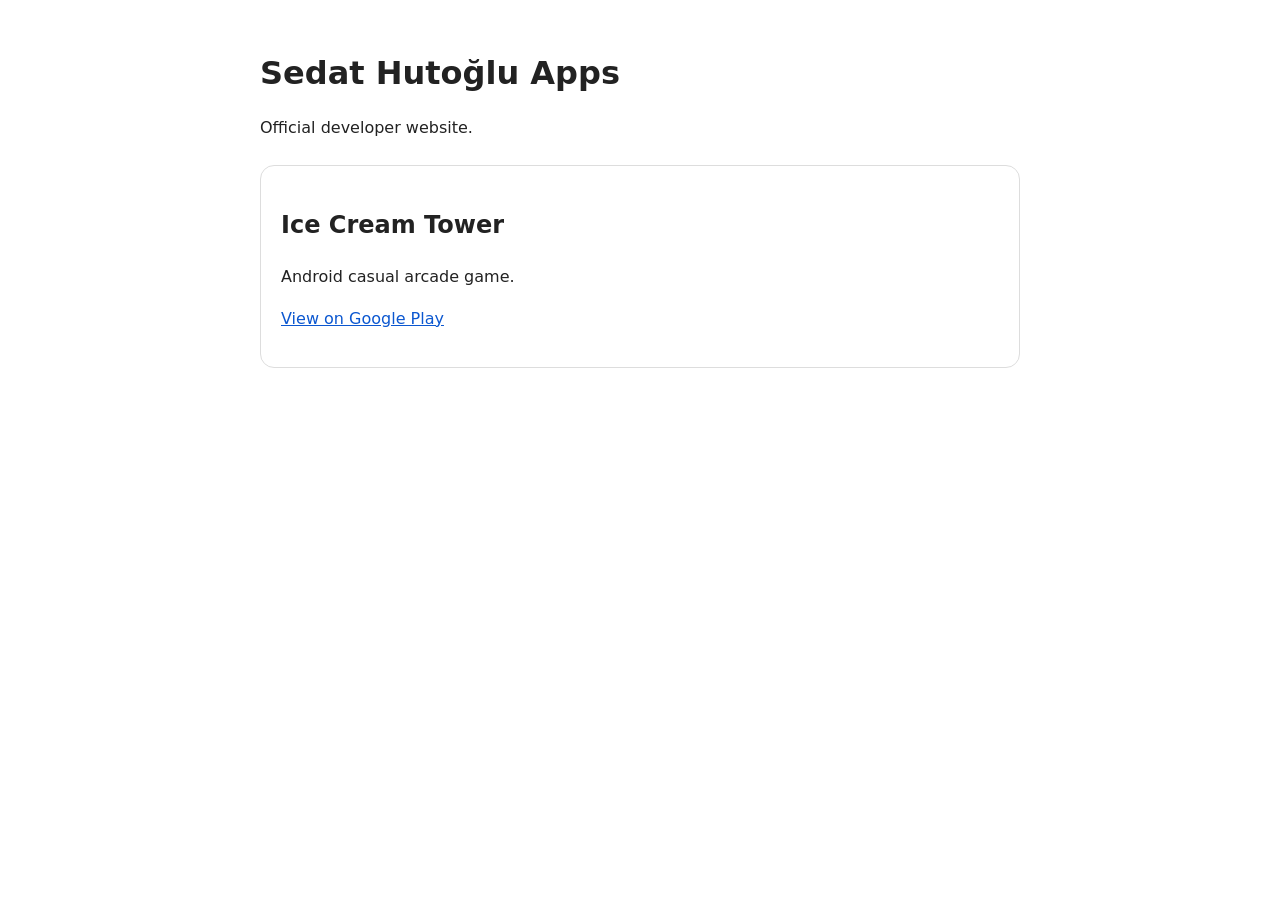
<file: index.html>
<!doctype html>
<html lang="en">
<head>
  <meta charset="utf-8">
  <meta name="viewport" content="width=device-width, initial-scale=1">
  <title>Sedat Hutoğlu Apps</title>
  <meta name="description" content="Official developer page for Ice Cream Tower.">
  <style>
    body {
      font-family: system-ui, -apple-system, Segoe UI, Roboto, Arial, sans-serif;
      max-width: 760px;
      margin: 48px auto;
      padding: 0 20px;
      line-height: 1.6;
      color: #222;
    }
    h1 { margin-bottom: 8px; }
    .card {
      border: 1px solid #ddd;
      border-radius: 14px;
      padding: 20px;
      margin-top: 24px;
    }
    a { color: #0b57d0; }
  </style>
</head>
<body>
  <h1>Sedat Hutoğlu Apps</h1>
  <p>Official developer website.</p>

  <div class="card">
    <h2>Ice Cream Tower</h2>
    <p>Android casual arcade game.</p>
    <p>
      <a href="https://play.google.com/store/apps/details?id=com.sedathutoglu.dondurmakulesi">
        View on Google Play
      </a>
    </p>
  </div>
</body>
</html>
</file>
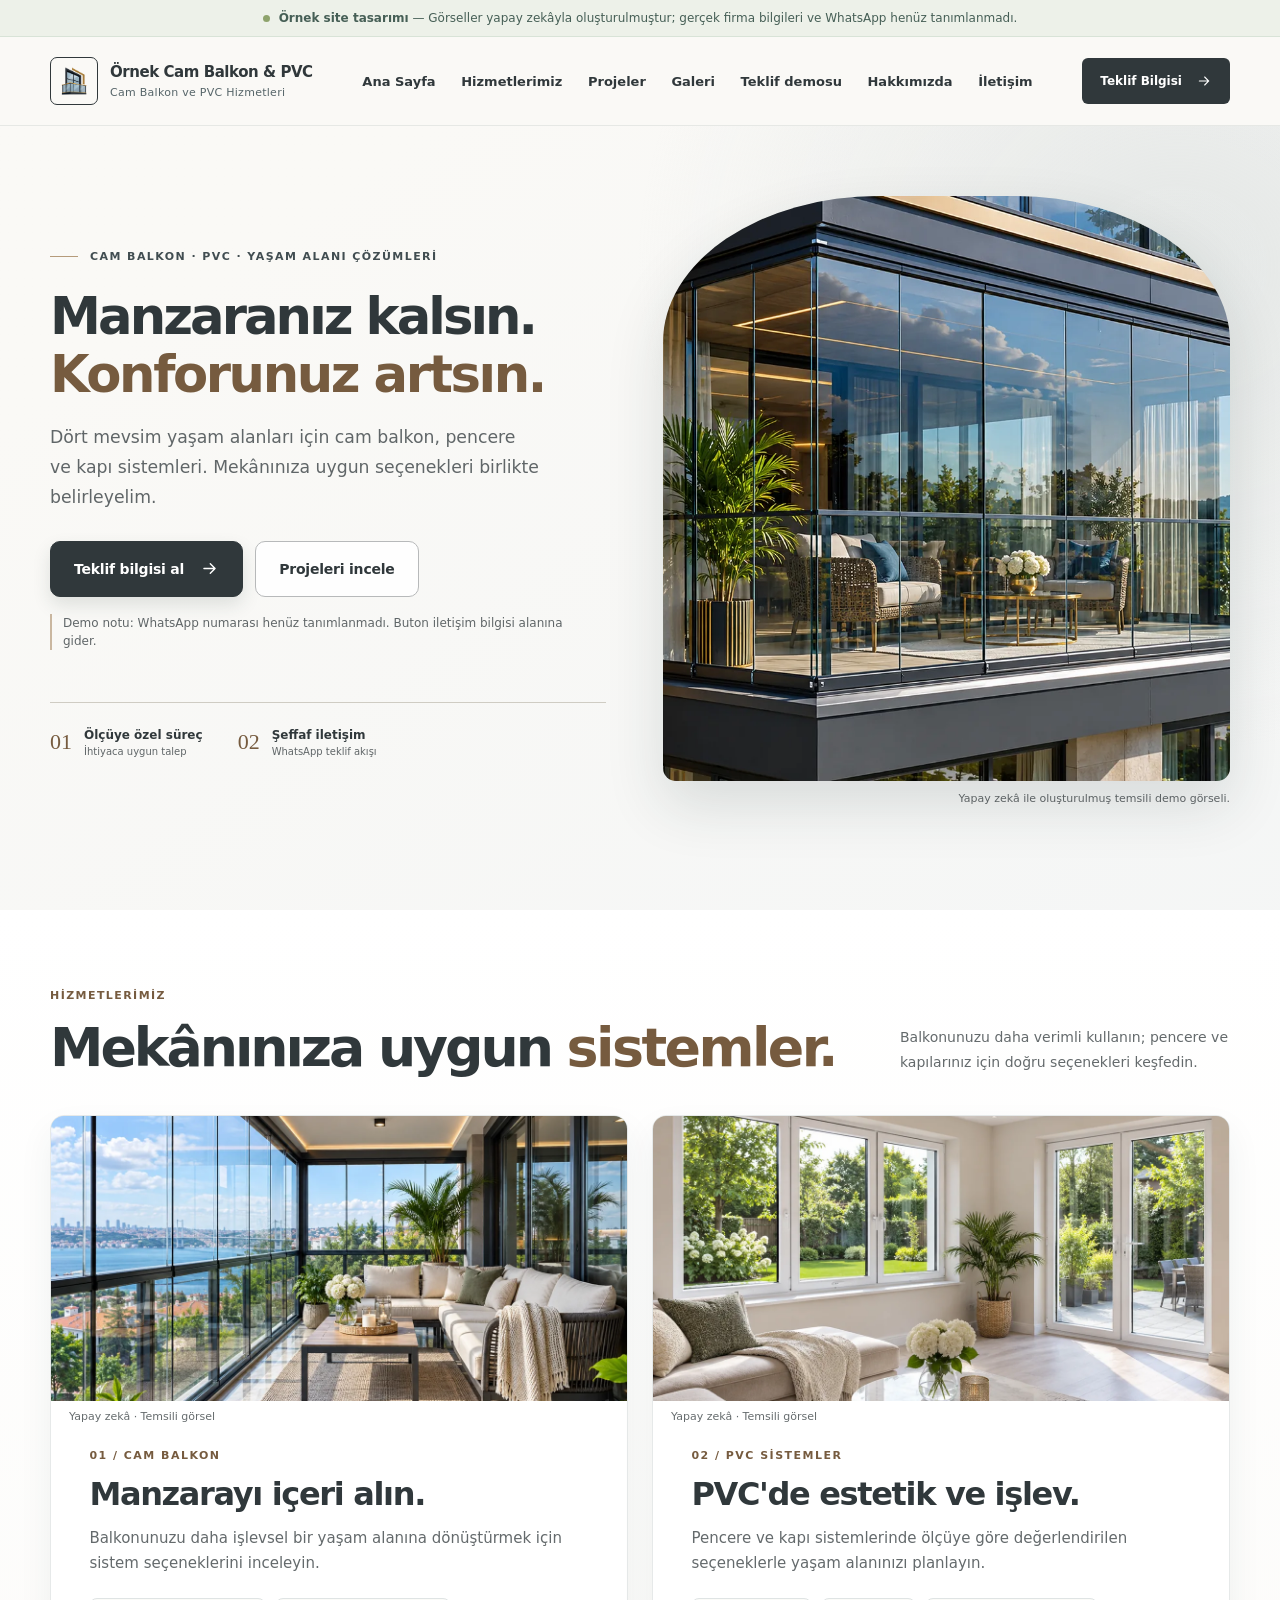
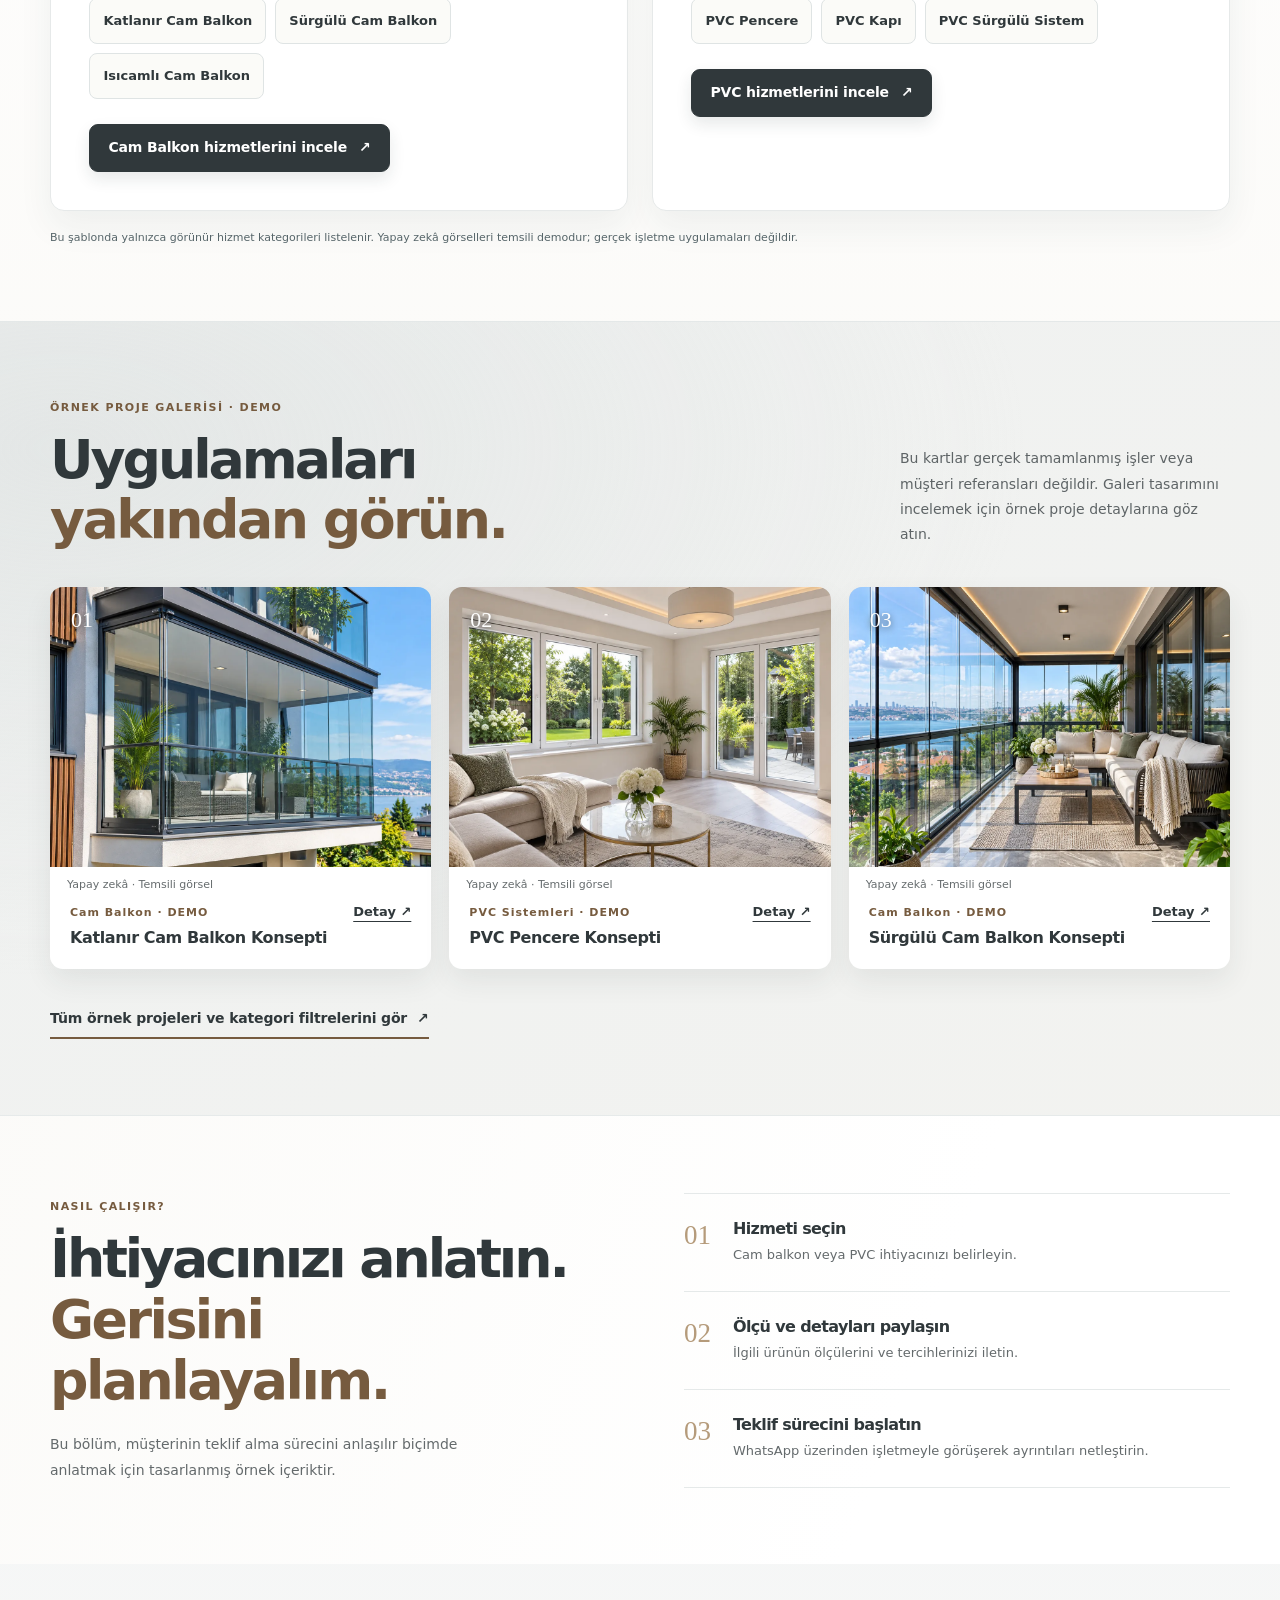
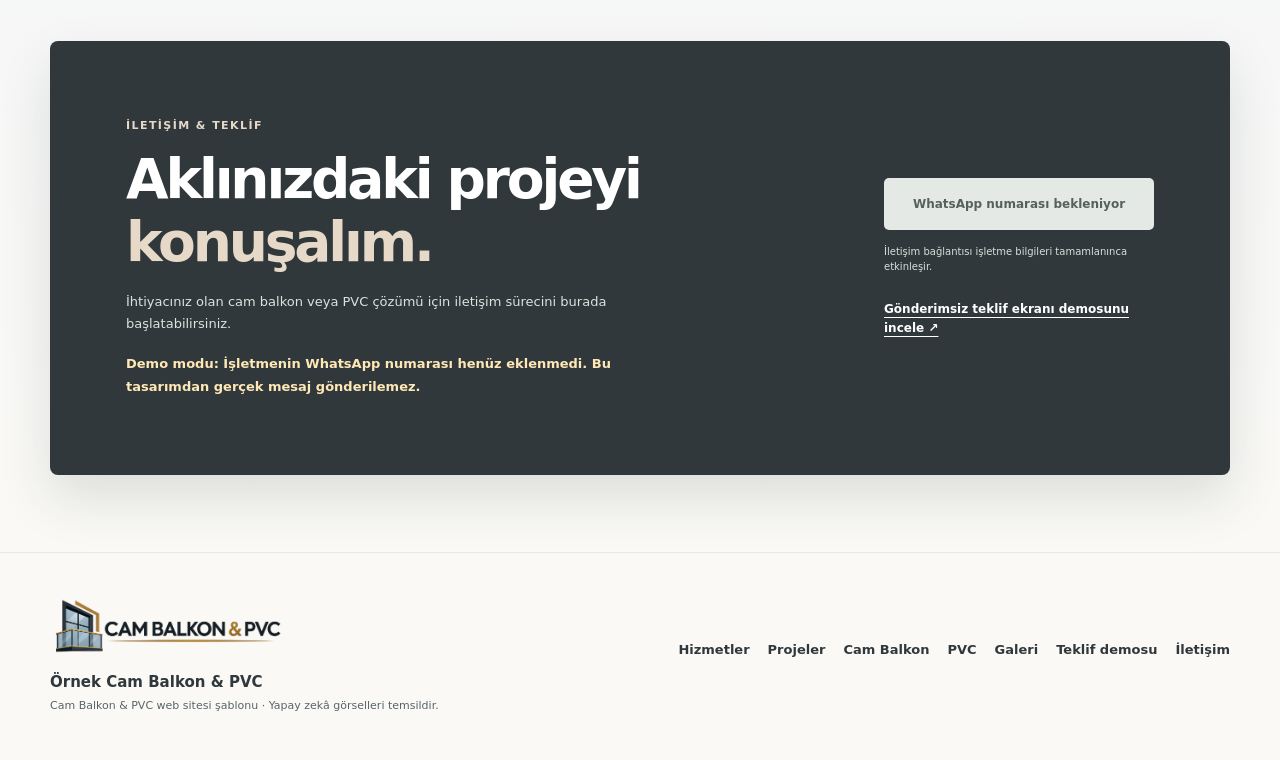
<file: cam-balkon-pvc-tam-test/index.html>
<!DOCTYPE html><html lang="tr" data-palette="antrasit"><head><meta charset="UTF-8"><meta name="viewport" content="width=device-width, initial-scale=1"><meta name="description" content="Cam Balkon ve PVC için temsili yapay zekâ görselleriyle hazırlanmış örnek web sitesi. Gerçek firma ve müşteri bilgileri içermez."><meta name="robots" content="noindex,nofollow"><meta name="color-scheme" content="light"><link rel="icon" type="image/png" href="/cam-balkon-pvc-tam-test/images/demo/logo-isaret.png"><title>Örnek Cam Balkon &amp; PVC | Cam Balkon &amp; PVC</title><link rel="stylesheet" href="/cam-balkon-pvc-tam-test/_astro/customer-links.BP3BQmaM.css"><style>.pg-preview-note,.pg-preview-alert,.pg-preview-empty{color:var(--ink);background:#eef3ed;border:1px solid #d5ded6;border-radius:6px;margin:0 0 22px;padding:12px 16px;font-size:13px;line-height:1.6}.pg-preview-alert{background:#fff5e9;border-color:#e8cba6}.pg-preview-empty{background:#f4f6f3}.project-preview-empty{text-align:center;background:linear-gradient(140deg,#dce6de,#adcac5);place-items:center;width:100%;height:100%;min-height:230px;display:grid}.project-preview-empty span{color:var(--ink);background:#fffefae6;padding:12px;font-size:12px;font-weight:750}.pg-photo-view{flex:1;min-height:290px;display:flex;position:relative;overflow:hidden}.pg-photo-view img{object-fit:cover;flex:1;width:100%;height:100%;display:block}.pg-photo-view .pg-illustration{flex:1;min-height:290px;position:relative}.pg-photo--large .pg-photo-view{min-height:450px}@media (width<=960px){.pg-photo--large .pg-photo-view{min-height:340px}}@media (width<=760px){.pg-photo-view,.pg-photo--large .pg-photo-view{min-height:265px}.pg-preview-note,.pg-preview-alert,.pg-preview-empty{font-size:12px}}
</style><link rel="stylesheet" href="/cam-balkon-pvc-tam-test/_astro/index.B5WXKYl8.css"></head><body><div class="demo-ribbon" role="status"><div class="container demo-ribbon__inner"><span class="demo-ribbon__dot" aria-hidden="true"></span><span data-site-preview-note hidden></span><span data-site-default-disclaimer><strong>Örnek site tasarımı</strong> — Görseller yapay zekâyla oluşturulmuştur; gerçek firma bilgileri ve WhatsApp henüz tanımlanmadı.</span></div></div><header class="site-header"><div class="container header-inner"><a class="brand" href="#ust"><span class="brand-symbol" aria-hidden="true"><img data-site-image="logo" src="/cam-balkon-pvc-tam-test/images/demo/logo-isaret.png" alt="" width="38" height="38"></span><span class="brand-copy"><strong data-site-field="name">Örnek Cam Balkon &amp; PVC</strong><small data-site-field="tagline">Cam Balkon ve PVC Hizmetleri</small></span></a><nav class="desktop-nav" aria-label="Ana menü"><a href="#ust">Ana Sayfa</a><a href="#hizmetler">Hizmetlerimiz</a><a href="#projeler">Projeler</a><a href="/cam-balkon-pvc-tam-test/projeler/">Galeri</a><a data-site-quote-link href="/cam-balkon-pvc-tam-test/teklif/">Teklif demosu</a><a href="#hakkimizda">Hakkımızda</a><a href="#iletisim">İletişim</a></nav><div class="header-actions"><a data-site-main-cta class="header-quote" href="#iletisim"><svg class="wa-mark" viewBox="0 0 24 24" aria-hidden="true"><path d="M20.5 11.7a8.6 8.6 0 0 1-12.7 7.5L3 20.4l1.3-4.6A8.6 8.6 0 1 1 20.5 11.7Z"></path><path d="M8.7 8.7c.3 2.6 3.6 5.9 6.2 6.4.6.1 1.1-.3 1.4-.9"></path></svg><span data-site-main-cta-label>Teklif Bilgisi</span><svg viewBox="0 0 24 24" aria-hidden="true" focusable="false"><path d="M5 12h14m-6-6 6 6-6 6"></path></svg></a><details class="mobile-menu"><summary aria-label="Menüyü aç veya kapat"><span class="mobile-menu__label">Menü</span><svg viewBox="0 0 24 24" aria-hidden="true" focusable="false"><path d="M4 7h16M4 12h16M4 17h16"></path></svg></summary><nav class="mobile-menu__list" aria-label="Mobil menü"><a href="#ust">Ana Sayfa</a><a href="#hizmetler">Hizmetlerimiz</a><a href="#projeler">Projeler</a><a href="/cam-balkon-pvc-tam-test/projeler/">Galeri</a><a data-site-quote-link href="/cam-balkon-pvc-tam-test/teklif/">Teklif demosu</a><a href="#hakkimizda">Hakkımızda</a><a href="#iletisim">İletişim</a></nav></details></div></div></header><main id="ust"><section class="hero hero--v3 section-shell" aria-labelledby="hero-title"><div class="container hero-grid"><div class="hero-copy"><div class="eyebrow"><span class="eyebrow-rule" aria-hidden="true"></span> CAM BALKON · PVC · YAŞAM ALANI ÇÖZÜMLERİ</div><h1 id="hero-title">Manzaranız kalsın.<br><em>Konforunuz artsın.</em></h1><p data-site-field="description" class="hero-lead">Dört mevsim yaşam alanları için cam balkon, pencere ve kapı sistemleri. Mekânınıza uygun seçenekleri birlikte belirleyelim.</p><div class="hero-actions"><a data-site-main-cta class="button button-primary" href="#iletisim"><svg class="wa-mark" viewBox="0 0 24 24" aria-hidden="true"><path d="M20.5 11.7a8.6 8.6 0 0 1-12.7 7.5L3 20.4l1.3-4.6A8.6 8.6 0 1 1 20.5 11.7Z"></path><path d="M8.7 8.7c.3 2.6 3.6 5.9 6.2 6.4.6.1 1.1-.3 1.4-.9"></path></svg><span data-site-main-cta-label>Teklif bilgisi al</span><svg viewBox="0 0 24 24" aria-hidden="true"><path d="M5 12h14m-6-6 6 6-6 6"></path></svg></a><a class="button button-outline" href="#projeler">Projeleri incele</a></div><p data-site-hero-note class="hero-note">Demo notu: WhatsApp numarası henüz tanımlanmadı. Buton iletişim bilgisi alanına gider.</p><div class="hero-qualities" aria-label="Site şablonu özellikleri"><div><span class="quality-icon" aria-hidden="true">01</span><span><strong>Ölçüye özel süreç</strong><small>İhtiyaca uygun talep</small></span></div><div><span class="quality-icon" aria-hidden="true">02</span><span><strong>Şeffaf iletişim</strong><small>WhatsApp teklif akışı</small></span></div></div></div><div class="hero-art"><div class="hero-art__inner"><img data-site-image="hero" class="hero-image" src="/cam-balkon-pvc-tam-test/images/demo/hero-cam-balkon.webp" alt="Yapay zekâ ile oluşturulmuş temsili modern cam balkon uygulaması" width="1600" height="900" fetchpriority="high"></div><p class="hero-photo-credit">Yapay zekâ ile oluşturulmuş temsili demo görseli.</p></div></div></section><section id="hizmetler" class="services-section services-section--v3 section-shell" aria-labelledby="services-heading"><div class="container"><div class="section-header"><div><p class="section-kicker">HİZMETLERİMİZ</p><h2 id="services-heading">Mekânınıza uygun <em>sistemler.</em></h2></div><p class="section-intro">Balkonunuzu daha verimli kullanın; pencere ve kapılarınız için doğru seçenekleri keşfedin.</p></div><div class="service-feature-grid"><article data-service-kind="cam-balkon" class="service-feature" id="cam-balkon"><div class="service-illustration service-illustration--glass"><img class="service-illustration__image" src="/cam-balkon-pvc-tam-test/images/demo/cam-balkon-kis-bahcesi.webp" alt="Yapay zekâ ile oluşturulmuş cam balkon iç mekân konsepti" width="1448" height="1086" loading="lazy"></div><p class="service-visual-credit">Yapay zekâ · Temsili görsel</p><div class="service-feature__content"><span class="service-number">01 / CAM BALKON</span><h3>Manzarayı içeri alın.</h3><p>Balkonunuzu daha işlevsel bir yaşam alanına dönüştürmek için sistem seçeneklerini inceleyin.</p><ul class="service-tags"><li data-service-id="katlanir-cam-balkon"><a href="/cam-balkon-pvc-tam-test/hizmetler/cam-balkon/#katlanir-cam-balkon" data-service-name>Katlanır Cam Balkon</a></li><li data-service-id="surgulu-cam-balkon"><a href="/cam-balkon-pvc-tam-test/hizmetler/cam-balkon/#surgulu-cam-balkon" data-service-name>Sürgülü Cam Balkon</a></li><li data-service-id="isicamli-cam-balkon"><a href="/cam-balkon-pvc-tam-test/hizmetler/cam-balkon/#isicamli-cam-balkon" data-service-name>Isıcamlı Cam Balkon</a></li></ul><a class="text-link" href="/cam-balkon-pvc-tam-test/hizmetler/cam-balkon/">Cam Balkon hizmetlerini incele <span aria-hidden="true">↗</span></a></div></article><article data-service-kind="pvc" class="service-feature" id="pvc"><div class="service-illustration service-illustration--pvc"><img class="service-illustration__image" src="/cam-balkon-pvc-tam-test/images/demo/pvc-pencere.webp" alt="Yapay zekâ ile oluşturulmuş PVC pencere ve kapı uygulaması konsepti" width="1448" height="1086" loading="lazy"></div><p class="service-visual-credit">Yapay zekâ · Temsili görsel</p><div class="service-feature__content"><span class="service-number">02 / PVC SİSTEMLER</span><h3>PVC'de estetik ve işlev.</h3><p>Pencere ve kapı sistemlerinde ölçüye göre değerlendirilen seçeneklerle yaşam alanınızı planlayın.</p><ul class="service-tags"><li data-service-id="pvc-pencere"><a href="/cam-balkon-pvc-tam-test/hizmetler/pvc/#pvc-pencere" data-service-name>PVC Pencere</a></li><li data-service-id="pvc-kapi"><a href="/cam-balkon-pvc-tam-test/hizmetler/pvc/#pvc-kapi" data-service-name>PVC Kapı</a></li><li data-service-id="pvc-surgu"><a href="/cam-balkon-pvc-tam-test/hizmetler/pvc/#pvc-surgu" data-service-name>PVC Sürgülü Sistem</a></li></ul><a class="text-link" href="/cam-balkon-pvc-tam-test/hizmetler/pvc/">PVC hizmetlerini incele <span aria-hidden="true">↗</span></a></div></article></div><p class="section-demo-note">Bu şablonda yalnızca görünür hizmet kategorileri listelenir. Yapay zekâ görselleri temsili demodur; gerçek işletme uygulamaları değildir.</p></div></section><section id="projeler" class="projects-section projects-section--v3 section-shell" aria-labelledby="projects-heading"><div class="container"><div class="section-header section-header--projects"><div><p class="section-kicker">ÖRNEK PROJE GALERİSİ · DEMO</p><h2 id="projects-heading">Uygulamaları <em>yakından görün.</em></h2></div><p class="section-intro">Bu kartlar gerçek tamamlanmış işler veya müşteri referansları değildir. Galeri tasarımını incelemek için örnek proje detaylarına göz atın.</p></div><style>astro-island,astro-slot,astro-static-slot{display:contents}</style><script>(function(){let e=async e=>{await(await e())()};(self.Astro||(self.Astro={})).load=e,window.dispatchEvent(new Event(`astro:load`))})();</script><script>(function(){function e(t){"@babel/helpers - typeof";return e=typeof Symbol==`function`&&typeof Symbol.iterator==`symbol`?function(e){return typeof e}:function(e){return e&&typeof Symbol==`function`&&e.constructor===Symbol&&e!==Symbol.prototype?`symbol`:typeof e},e(t)}function t(t,n){if(e(t)!=`object`||!t)return t;var r;if(typeof Symbol<`u`&&(r=t[Symbol.toPrimitive])!==void 0){var i=r.call(t,n||`default`);if(e(i)!=`object`)return i;throw TypeError(`@@toPrimitive must return a primitive value.`)}return(n===`string`?String:Number)(t)}function n(n){var r=t(n,`string`);return e(r)==`symbol`?r:r+``}function r(e,t,r){return(t=n(t))in e?Object.defineProperty(e,t,{value:r,enumerable:!0,configurable:!0,writable:!0}):e[t]=r,e}let i=/* @__PURE__ */ new Set([`__proto__`,`constructor`,`prototype`]);{let e={0:e=>a(e),1:e=>n(e),2:e=>new RegExp(e),3:e=>new Date(e),4:e=>new Map(n(e)),5:e=>new Set(n(e)),6:e=>BigInt(e),7:e=>new URL(e),8:e=>new Uint8Array(e),9:e=>new Uint16Array(e),10:e=>new Uint32Array(e),11:e=>1/0*e},t=t=>{let[n,r]=t;return n in e?e[n](r):void 0},n=e=>e.map(t),a=e=>typeof e!=`object`||!e?e:Object.fromEntries(Object.entries(e).map(([e,n])=>[e,t(n)]));class o extends HTMLElement{constructor(...e){super(...e),r(this,`Component`,void 0),r(this,`hydrator`,void 0),r(this,`hydrate`,async()=>{var e;if(!this.hydrator||!this.isConnected)return;let t=(e=this.parentElement)==null?void 0:e.closest(`astro-island[ssr]`);if(t){t.addEventListener(`astro:hydrate`,this.hydrate,{once:!0});return}let n=this.querySelectorAll(`astro-slot`),r={},i=this.querySelectorAll(`template[data-astro-template]`);for(let e of i){let t=e.closest(this.tagName);t!=null&&t.isSameNode(this)&&(r[e.getAttribute(`data-astro-template`)||`default`]=e.innerHTML,e.remove())}for(let e of n){let t=e.closest(this.tagName);t!=null&&t.isSameNode(this)&&(r[e.getAttribute(`name`)||`default`]=e.innerHTML)}let o;try{o=this.hasAttribute(`props`)?a(JSON.parse(this.getAttribute(`props`))):{}}catch(e){let t=this.getAttribute(`component-url`)||`<unknown>`,n=this.getAttribute(`component-export`);throw n&&(t+=` (export ${n})`),console.error(`[hydrate] Error parsing props for component ${t}`,this.getAttribute(`props`),e),e}await this.hydrator(this)(this.Component,o,r,{client:this.getAttribute(`client`)}),this.removeAttribute(`ssr`),this.dispatchEvent(new CustomEvent(`astro:hydrate`))}),r(this,`unmount`,()=>{this.isConnected||this.dispatchEvent(new CustomEvent(`astro:unmount`))})}disconnectedCallback(){document.removeEventListener(`astro:after-swap`,this.unmount),document.addEventListener(`astro:after-swap`,this.unmount,{once:!0})}connectedCallback(){if(!this.hasAttribute(`await-children`)||document.readyState===`interactive`||document.readyState===`complete`)this.childrenConnectedCallback();else{let e=()=>{document.removeEventListener(`DOMContentLoaded`,e),t.disconnect(),this.childrenConnectedCallback()},t=new MutationObserver(()=>{var t;((t=this.lastChild)==null?void 0:t.nodeType)===Node.COMMENT_NODE&&this.lastChild.nodeValue===`astro:end`&&(this.lastChild.remove(),e())});t.observe(this,{childList:!0}),document.addEventListener(`DOMContentLoaded`,e)}}async childrenConnectedCallback(){let e=this.getAttribute(`before-hydration-url`);e&&await import(e),this.start()}getRetryImportUrl(e){let t=new URL(e,document.baseURI);return t.searchParams.set(`astro-retry`,Date.now().toString()),t.toString()}async importWithRetry(e){try{return await import(e)}catch(t){return await new Promise(e=>setTimeout(e,1e3)),import(this.getRetryImportUrl(e))}}handleHydrationError(e){let t=this.getAttribute(`component-url`),n=new CustomEvent(`astro:hydration-error`,{cancelable:!0,bubbles:!0,composed:!0,detail:{error:e,componentUrl:t}});this.dispatchEvent(n)&&console.error(`[astro-island] Error hydrating ${t}`,e)}async start(){let e=JSON.parse(this.getAttribute(`opts`)),t=this.getAttribute(`client`);if(Astro[t]===void 0)window.addEventListener(`astro:${t}`,()=>this.start(),{once:!0});else try{await Astro[t](async()=>{let e=this.getAttribute(`renderer-url`);try{let[t,{default:n}]=await Promise.all([this.importWithRetry(this.getAttribute(`component-url`)),e?this.importWithRetry(e):Promise.resolve({default:()=>()=>{}})]),r=this.getAttribute(`component-export`)||`default`;if(r.includes(`.`)){this.Component=t;for(let e of r.split(`.`)){if(i.has(e)||!this.Component||typeof this.Component!=`object`&&typeof this.Component!=`function`||!Object.hasOwn(this.Component,e))throw Error(`Invalid component export path: ${r}`);this.Component=this.Component[e]}}else{if(i.has(r))throw Error(`Invalid component export path: ${r}`);this.Component=t[r]}return this.hydrator=n,this.hydrate}catch(e){return this.handleHydrationError(e),()=>{}}},e,this)}catch(e){this.handleHydrationError(e)}}attributeChangedCallback(){this.hydrate()}}r(o,`observedAttributes`,[`props`]),customElements.get(`astro-island`)||customElements.define(`astro-island`,o)}})();</script><astro-island uid="3RDwk" prefix="r2" component-url="/cam-balkon-pvc-tam-test/_astro/FeaturedProjects.Dhqgjp_M.js" component-export="default" renderer-url="/cam-balkon-pvc-tam-test/_astro/client.CzWaolnw.js" props="{}" ssr client="load" opts="{&quot;name&quot;:&quot;FeaturedProjects&quot;,&quot;value&quot;:true}" await-children><div class="project-grid"><article class="project-card project-card--1"><a class="project-card__visual project-card__visual-link" href="/cam-balkon-pvc-tam-test/projeler/katlanir-balkon-konsepti/"><span class="project-card__marker">0<!-- -->1</span><span class="sr-only">Katlanır Cam Balkon Konsepti<!-- --> demo detayını aç</span><img class="project-card-photo" src="/cam-balkon-pvc-tam-test/images/demo/cam-balkon-dis-cephe.webp" alt="Katlanır cam balkon genel görünümü için yapay zekâyla oluşturulmuş temsili görsel" loading="lazy" width="1448" height="1086"/></a><span class="project-card__demo">Yapay zekâ · Temsili görsel</span><div class="project-card__footer"><div><span class="project-card-kind">Cam Balkon<!-- --> · DEMO</span><h3>Katlanır Cam Balkon Konsepti</h3></div><a class="project-card-detail-link" href="/cam-balkon-pvc-tam-test/projeler/katlanir-balkon-konsepti/">Detay ↗</a></div></article><article class="project-card project-card--2"><a class="project-card__visual project-card__visual-link" href="/cam-balkon-pvc-tam-test/projeler/pvc-pencere-konsepti/"><span class="project-card__marker">0<!-- -->2</span><span class="sr-only">PVC Pencere Konsepti<!-- --> demo detayını aç</span><img class="project-card-photo" src="/cam-balkon-pvc-tam-test/images/demo/pvc-pencere.webp" alt="PVC pencere için yapay zekâyla oluşturulmuş temsili görsel" loading="lazy" width="1448" height="1086"/></a><span class="project-card__demo">Yapay zekâ · Temsili görsel</span><div class="project-card__footer"><div><span class="project-card-kind">PVC Sistemleri<!-- --> · DEMO</span><h3>PVC Pencere Konsepti</h3></div><a class="project-card-detail-link" href="/cam-balkon-pvc-tam-test/projeler/pvc-pencere-konsepti/">Detay ↗</a></div></article><article class="project-card project-card--3"><a class="project-card__visual project-card__visual-link" href="/cam-balkon-pvc-tam-test/projeler/surgulu-balkon-konsepti/"><span class="project-card__marker">0<!-- -->3</span><span class="sr-only">Sürgülü Cam Balkon Konsepti<!-- --> demo detayını aç</span><img class="project-card-photo" src="/cam-balkon-pvc-tam-test/images/demo/cam-balkon-kis-bahcesi.webp" alt="Sürgülü cam balkon için yapay zekâyla oluşturulmuş temsili görsel" loading="lazy" width="1448" height="1086"/></a><span class="project-card__demo">Yapay zekâ · Temsili görsel</span><div class="project-card__footer"><div><span class="project-card-kind">Cam Balkon<!-- --> · DEMO</span><h3>Sürgülü Cam Balkon Konsepti</h3></div><a class="project-card-detail-link" href="/cam-balkon-pvc-tam-test/projeler/surgulu-balkon-konsepti/">Detay ↗</a></div></article></div><!--astro:end--></astro-island><a class="project-gallery-more" href="/cam-balkon-pvc-tam-test/projeler/">Tüm örnek projeleri ve kategori filtrelerini gör <span aria-hidden="true">↗</span></a></div></section><section id="hakkimizda" class="approach-section approach-section--v3 section-shell" aria-labelledby="approach-heading"><div class="container approach-grid"><div class="approach-heading"><p class="section-kicker">NASIL ÇALIŞIR?</p><h2 id="approach-heading">İhtiyacınızı anlatın.<br><em>Gerisini planlayalım.</em></h2><p>Bu bölüm, müşterinin teklif alma sürecini anlaşılır biçimde anlatmak için tasarlanmış örnek içeriktir.</p></div><ol class="steps-list"><li><span>01</span><div><h3>Hizmeti seçin</h3><p>Cam balkon veya PVC ihtiyacınızı belirleyin.</p></div></li><li><span>02</span><div><h3>Ölçü ve detayları paylaşın</h3><p>İlgili ürünün ölçülerini ve tercihlerinizi iletin.</p></div></li><li><span>03</span><div><h3>Teklif sürecini başlatın</h3><p>WhatsApp üzerinden işletmeyle görüşerek ayrıntıları netleştirin.</p></div></li></ol></div></section><section id="iletisim" class="contact-section contact-section--v3 section-shell" aria-labelledby="contact-heading"><div class="container contact-card"><div><p class="section-kicker section-kicker--light">İLETİŞİM & TEKLİF</p><h2 id="contact-heading">Aklınızdaki projeyi <em>konuşalım.</em></h2><p>İhtiyacınız olan cam balkon veya PVC çözümü için iletişim sürecini burada başlatabilirsiniz.</p><p data-site-whatsapp-warning class="contact-demo-warning" role="status">Demo modu: İşletmenin WhatsApp numarası henüz eklenmedi. Bu tasarımdan gerçek mesaj gönderilemez.</p></div><div data-site-contact-details hidden><p data-site-field="phone" data-hide-empty></p><p data-site-field="email" data-hide-empty></p><p data-site-field="address" data-hide-empty></p><p data-site-field="serviceAreas" data-hide-empty></p><p data-site-field="workingHours" data-hide-empty></p></div><div class="contact-action"><span data-site-whatsapp-placeholder class="button button-light button-inactive" aria-disabled="true">WhatsApp numarası bekleniyor</span><a data-site-whatsapp-link hidden class="button button-light is-whatsapp-link" href="#iletisim" target="_blank" rel="noopener noreferrer"><svg class="wa-mark" viewBox="0 0 24 24" aria-hidden="true"><path d="M20.5 11.7a8.6 8.6 0 0 1-12.7 7.5L3 20.4l1.3-4.6A8.6 8.6 0 1 1 20.5 11.7Z"></path><path d="M8.7 8.7c.3 2.6 3.6 5.9 6.2 6.4.6.1 1.1-.3 1.4-.9"></path></svg> WhatsApp'tan teklif iste ↗</a><small data-site-whatsapp-explanation>İletişim bağlantısı işletme bilgileri tamamlanınca etkinleşir.</small><a data-site-contact-demo-link class="contact-demo-link" href="/cam-balkon-pvc-tam-test/teklif/">Gönderimsiz teklif ekranı demosunu incele ↗</a></div></div></section></main><footer class="site-footer"><div class="container footer-inner"><div><img data-site-image="logo-wide" class="footer-brand-logo" src="/cam-balkon-pvc-tam-test/images/demo/logo-cam-balkon-pvc.png" alt="Cam Balkon ve PVC örnek marka logosu" width="300" height="100" loading="lazy"><strong data-site-field="name">Örnek Cam Balkon &amp; PVC</strong><p>Cam Balkon & PVC web sitesi şablonu · Yapay zekâ görselleri temsildir.</p></div><nav aria-label="Alt menü"><a href="#hizmetler">Hizmetler</a><a href="#projeler">Projeler</a><a data-service-kind-link="cam-balkon" href="/cam-balkon-pvc-tam-test/hizmetler/cam-balkon/">Cam Balkon</a><a data-service-kind-link="pvc" href="/cam-balkon-pvc-tam-test/hizmetler/pvc/">PVC</a><a href="/cam-balkon-pvc-tam-test/projeler/">Galeri</a><a data-site-quote-link href="/cam-balkon-pvc-tam-test/teklif/">Teklif demosu</a><a href="#iletisim">İletişim</a></nav></div></footer><div class="mobile-cta" aria-label="Mobil teklif bağlantısı"><a data-site-main-cta href="#iletisim" class="mobile-cta__button"><svg viewBox="0 0 24 24" aria-hidden="true"><path d="M20 11.5A8.5 8.5 0 0 1 7.2 18.8L3 20l1.2-4.2A8.5 8.5 0 1 1 20 11.5Z"></path><path d="M8 9c1 2 3 4 5 5"></path></svg><svg class="wa-mark" viewBox="0 0 24 24" aria-hidden="true"><path d="M20.5 11.7a8.6 8.6 0 0 1-12.7 7.5L3 20.4l1.3-4.6A8.6 8.6 0 1 1 20.5 11.7Z"></path><path d="M8.7 8.7c.3 2.6 3.6 5.9 6.2 6.4.6.1 1.1-.3 1.4-.9"></path></svg><span data-site-main-cta-label>Teklif ve İletişim Bilgisi</span><span aria-hidden="true">↗</span></a></div><astro-island uid="UYs45" prefix="r3" component-url="/cam-balkon-pvc-tam-test/_astro/CustomerSiteSettings.eejm4pBX.js" component-export="default" renderer-url="/cam-balkon-pvc-tam-test/_astro/client.CzWaolnw.js" props="{}" ssr client="load" opts="{&quot;name&quot;:&quot;CustomerSiteSettings&quot;,&quot;value&quot;:true}"></astro-island></body></html>
</file>
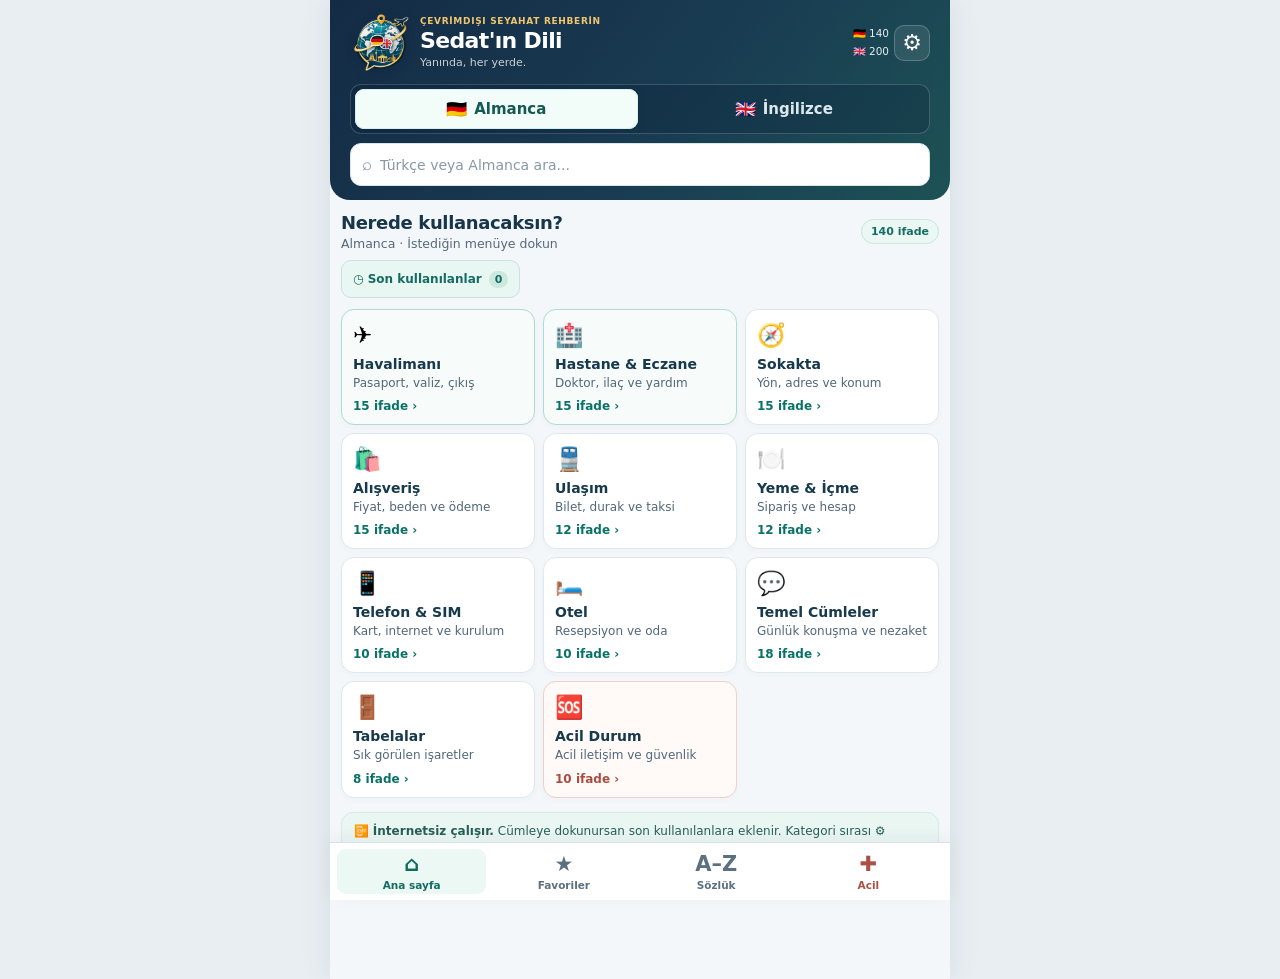
<file: sedatin-dili/index.html>
<!DOCTYPE html>
<html lang="tr">
<head>
<meta charset="utf-8">
<meta name="viewport" content="width=device-width, initial-scale=1, viewport-fit=cover">
<meta name="theme-color" content="#142B45">
<link rel="manifest" href="./manifest.webmanifest">
<link rel="apple-touch-icon" href="./icons/icon-192.png">
<meta name="application-name" content="Sedat'ın Dili">
<meta name="apple-mobile-web-app-capable" content="yes">
<meta name="apple-mobile-web-app-status-bar-style" content="default">
<meta name="apple-mobile-web-app-title" content="Sedat'ın Dili">
<style id="pwa-extra-style">
#pwa-install-btn{display:inline-flex;align-items:center;justify-content:center;gap:7px;align-self:end;margin:7px 0 0 auto;padding:8px 12px;border:1px solid #b6e4d7;border-radius:10px;background:#e7faf4;color:#07594f;font:800 12px system-ui,sans-serif;cursor:pointer}
#pwa-install-btn[hidden]{display:none!important}
#pwa-install-btn:focus-visible{outline:3px solid #f4c66c;outline-offset:2px}
</style>
<meta name="description" content="Sedat'ın Dili: 140 Almanca ve 200 İngilizce kısa seyahat ifadesi. İsteğe bağlı Almanca ve İngilizce Türkçe okunuşlar, iki dilde Türkçe anlam. İnternetsiz çalışır.">
<title>Sedat'ın Dili · Çevrimdışı Seyahat Rehberi</title>
<link rel="icon" type="image/png" href="[data-uri]">
<style>
:root{--navy:#142c44;--navy2:#213e5c;--gold:#e7b961;--text:#1a2e43;--muted:#65788b;--line:#e1e8ef;--paper:#f3f6f9;--white:#fff;--blue:#28597b}
*{box-sizing:border-box}html{scroll-behavior:smooth}body{margin:0;background:#e7eef3;color:var(--text);font-family:system-ui,-apple-system,'Segoe UI',Roboto,Arial,sans-serif;-webkit-font-smoothing:antialiased}
button,input{font:inherit}button{cursor:pointer}button:focus-visible,input:focus-visible{outline:3px solid #e0a744;outline-offset:2px}
#app{min-height:100dvh;max-width:620px;margin:0 auto;background:var(--paper);padding-bottom:calc(75px + env(safe-area-inset-bottom));box-shadow:0 0 30px #142c4410}
.hero{padding:calc(15px + env(safe-area-inset-top)) 15px 16px;background:linear-gradient(125deg,#142c44,#214966);color:white;border-radius:0 0 19px 19px}
.hero-top{display:flex;align-items:center;justify-content:space-between;gap:10px}
.hero-eyebrow{font-size:10px;letter-spacing:.12em;color:#edc47c;font-weight:800;margin:0 0 2px}
.hero-title{font-size:24px;font-weight:850;margin:0;line-height:1.2;letter-spacing:-.7px}
.hero-stat{font-size:11px;color:#d1dfeb;white-space:nowrap;text-align:right}
.lang-switch{display:grid;grid-template-columns:1fr 1fr;gap:5px;background:#ffffff13;padding:5px;border:1px solid #ffffff20;border-radius:13px;margin-top:15px}
.lang-btn{background:transparent;color:#cddae5;border:0;border-radius:9px;padding:10px 4px;display:flex;align-items:center;justify-content:center;gap:7px;font-size:15px;font-weight:750;min-height:41px}
.lang-btn.active{background:white;color:#18334e;box-shadow:0 3px 8px #061e311c}
.lang-flag{font-size:17px}
.search-wrap{display:flex;align-items:center;gap:8px;margin-top:11px;padding:0 11px;background:#fff;color:#7e91a3;border-radius:11px;min-height:42px}
.search-icon{font-size:17px;line-height:1}.search-wrap input{flex:1;min-width:0;border:0;outline:0;background:transparent;padding:10px 0;color:#19324a;font-size:14px}.search-wrap input::placeholder{color:#8798a6}.search-clear{border:0;border-radius:7px;background:#eef3f6;color:#415a70;font-size:19px;line-height:1;width:28px;height:28px;display:none}.search-clear.visible{display:block}
.content{padding:14px 12px 0}.heading{display:flex;align-items:center;justify-content:space-between;gap:8px;margin-bottom:11px}.heading h2{margin:0;font-size:18px;letter-spacing:-.35px}.heading p{font-size:11px;color:var(--muted);margin:3px 0 0}.pill{font-size:11px;color:#58708b;border:1px solid #dae3eb;background:#fff;padding:5px 9px;border-radius:20px;white-space:nowrap;font-weight:750}
.category-grid{display:grid;grid-template-columns:repeat(2,minmax(0,1fr));gap:8px}.category-card{border:1px solid var(--line);background:white;text-align:left;border-radius:13px;padding:11px;min-height:104px;display:flex;flex-direction:column;gap:3px;box-shadow:0 2px 9px #16334a08}.category-card:active{transform:scale(.99)}.category-card.featured{border-color:#e8d2aa;background:#fffdf8}.category-card .cat-icon{font-size:23px;line-height:1.25}.category-card .cat-name{font-size:14px;line-height:1.2;font-weight:800;margin-top:3px}.category-card .cat-desc{font-size:10.5px;color:var(--muted);line-height:1.25}.category-card .cat-count{font-size:10.5px;font-weight:800;color:#8b651d;margin-top:auto;padding-top:5px}
.notice{margin:14px 0 0;padding:10px 12px;border-radius:12px;background:#e8f0f6;color:#3e5d74;font-size:12px;line-height:1.5}
.intro-row{display:flex;align-items:center;justify-content:space-between;margin-bottom:9px}.back{border:0;background:#e5ecf2;color:#284b68;font-size:12px;font-weight:800;border-radius:8px;padding:8px 11px}.subcount{font-size:11px;color:var(--muted)}
.category-header{display:flex;align-items:center;gap:9px;margin-bottom:7px}.category-header .ico{font-size:24px;width:38px;height:38px;background:#fff;border:1px solid var(--line);display:grid;place-items:center;border-radius:10px}.category-header h2{font-size:18px;line-height:1.2;margin:0}.category-header p{font-size:11px;color:var(--muted);margin:3px 0 0}
.chips,.abc{display:flex;gap:5px;overflow:auto;scrollbar-width:none;-webkit-overflow-scrolling:touch}.chips::-webkit-scrollbar,.abc::-webkit-scrollbar{display:none}.chips{padding:3px 0 9px}.chip{background:#fff;border:1px solid #dbe4ec;color:#557086;border-radius:20px;padding:7px 10px;font-size:11px;font-weight:800;white-space:nowrap;min-height:31px}.chip.active{background:#1b425f;border-color:#1b425f;color:#fff}
.phrase-list{display:flex;flex-direction:column;gap:6px}.phrase-card{border:1px solid #e2e9ef;background:#fff;border-radius:11px;padding:9px 10px 9px 12px;box-shadow:0 1px 5px #102d4406}.phrase-top{display:flex;align-items:flex-start;gap:8px;justify-content:space-between}.phrase-original{font-size:14px;line-height:1.3;font-weight:680;color:#405772;overflow-wrap:anywhere;min-width:0;padding-top:2px}.star{flex:0 0 32px;width:32px;height:32px;margin:-3px -3px -3px 0;border:0;background:transparent;border-radius:8px;font-size:23px;line-height:1;color:#a9b4be;display:grid;place-items:center}.star.saved{color:#c48c28}.star:active{background:#f6eee1}
.phrase-pron{font-size:19px;font-weight:850;line-height:1.2;letter-spacing:-.33px;color:#163750;overflow-wrap:anywhere;margin-top:3px}.phrase-tr{font-size:13px;font-weight:510;line-height:1.3;color:#627487;margin-top:4px;overflow-wrap:anywhere}
.abc{padding:4px 0 11px}.letter{font-size:12px;border:1px solid #dce4ec;border-radius:8px;background:white;color:#304a60;min-width:34px;height:33px;font-weight:750}.letter.active{color:white;border-color:#1b425f;background:#1b425f}.letter:disabled{opacity:.28;cursor:default}
.empty{background:#fff;border:1px dashed #cad9e4;border-radius:13px;padding:32px 14px;text-align:center;color:#61758a}.empty strong{display:block;color:#26455d;margin-bottom:6px}.empty p{margin:0;font-size:12px;line-height:1.5}
.quick-emergency{border:1px solid #ecc7be;background:#fff6f3;border-radius:11px;padding:10px;margin-bottom:10px}.quick-emergency>strong{font-size:11px;color:#90382a}.quick-nums{display:grid;grid-template-columns:1fr 1fr;gap:8px;margin-top:6px}.quick-nums div{display:flex;align-items:center;gap:8px;background:#fff;border:1px solid #f1dcd6;border-radius:8px;padding:7px}.quick-nums b{font-size:21px;color:#9b3b2d}.quick-nums span{font-size:10px;color:#695f5c;line-height:1.2}
.bottom-nav{position:fixed;z-index:20;bottom:0;left:50%;transform:translateX(-50%);width:100%;max-width:620px;background:#fff;display:grid;grid-template-columns:repeat(4,minmax(0,1fr));gap:3px;border-top:1px solid #dee7ee;padding:6px 7px calc(6px + env(safe-area-inset-bottom));box-shadow:0 -4px 18px #142c4410}.nav{border:0;border-radius:9px;background:transparent;color:#677d91;display:flex;flex-direction:column;align-items:center;justify-content:center;gap:1px;min-height:45px;font-weight:720;font-size:10.5px}.nav .glyph{font-size:21px;line-height:1.2}.nav.active{color:#183d60;background:#eef4f8}.nav.emergency.active{color:#9b3b2d;background:#fff0eb}
.footer{color:#a1aebb;font-size:10px;text-align:center;margin:21px 0 4px}
.sr{position:absolute;width:1px;height:1px;overflow:hidden;clip:rect(0,0,0,0);white-space:nowrap}
@media (min-width:570px){.content{padding-left:20px;padding-right:20px}.hero{padding-left:20px;padding-right:20px}.category-grid{grid-template-columns:repeat(3,minmax(0,1fr))}.category-card{min-height:115px}.phrase-card{padding-left:16px;padding-right:14px}}
@media (prefers-reduced-motion:reduce){html{scroll-behavior:auto}}

/* V3 — Sedat'ın Dili renk ve okunabilirlik sistemi */
:root{--navy:#142B45;--navy2:#244762;--gold:#E5AE48;--text:#182C40;--muted:#566879;--line:#DCE5EA;--paper:#F4F7FA;--white:#FFF;--blue:#188477;--teal:#188477;--teal-dark:#11695E}
body{background:#E8EEF2;color:var(--text)}
button:focus-visible,input:focus-visible{outline:3px solid #E5AE48;outline-offset:2px}
#app{background:var(--paper);box-shadow:0 0 32px #142B4514}
.hero{background:linear-gradient(128deg,#142B45 0%,#193C52 56%,#1D5255 100%);border-radius:0 0 20px 20px;padding:calc(11px + env(safe-area-inset-top)) 13px 13px}
.hero-top{gap:7px}.brand{display:flex;align-items:center;min-width:0;gap:9px}.brand-icon{width:61px;height:61px;flex:0 0 61px;display:grid;place-items:center;filter:drop-shadow(0 3px 4px #061d364d)}.brand-icon img{width:100%;height:100%;object-fit:contain}.brand-copy{min-width:0}.hero-title{font-size:22px;letter-spacing:-.65px;white-space:nowrap}.hero-eyebrow{font-size:9px;letter-spacing:.075em;color:#F2C66D;margin-bottom:2px}.hero-subtitle{font-size:11px;opacity:.77;margin:2px 0 0}.hero-stat{font-size:10.5px;color:#E4EEF3;line-height:1.7;padding-left:3px;flex:0 0 auto}
.lang-switch{margin-top:11px;border:1px solid #FFFFFF2C;background:#081F3440;border-radius:11px;padding:4px}.lang-btn{padding:8px 4px;min-height:40px;color:#DCE8ED}.lang-btn.active{color:#135A53;background:#F2FCF9;box-shadow:inset 0 0 0 1px #D5EFEB,0 2px 7px #0B223222}
.search-wrap{margin-top:9px;min-height:43px;background:#FFFFFF;border:1px solid #DAE7E8;border-radius:11px}.search-wrap input{color:#173D4C}.search-clear{background:#EFF4F5;color:#30576B}
.content{padding:12px 11px 0}.heading{margin-bottom:9px}.heading h2{color:#18364A}.pill{color:#176D62;border-color:#C8E7DE;background:#EAF7F2}
.category-grid{gap:8px}.category-card{border-color:#DFE8ED;min-height:101px;box-shadow:0 2px 6px #142B4507}.category-card.featured{border-color:#AEDBD3;background:#F7FCFB}.category-card .cat-name{color:#16394B}.category-card .cat-count{color:#13766A}.category-card[data-go="category/emergency"]{border-color:#F0D0CA;background:#FFFAF8}.category-card[data-go="category/emergency"] .cat-count{color:#A94D42}
.notice{background:#EAF6F2;color:#275E58;border:1px solid #D5EBE3;line-height:1.42}
.back{background:#E4F1EE;color:#126E64}.category-header .ico{border-color:#C9E7E0;background:#ECF8F5}
.chips{padding:3px 0 8px}.chip{color:#4E6D76;border-color:#D5E5E6}.chip.active{background:#188477;border-color:#188477;color:#FFF}
.phrase-list{gap:5px}.phrase-card{border:1px solid #E0E8ED;background:#FFF;border-left:3px solid #C6E6DF;border-radius:10px;padding:7px 9px 8px 10px;box-shadow:0 1px 3px #17324806}
.phrase-original{font-size:13.5px;color:#53697D;font-weight:690;line-height:1.28;padding-top:2px}.phrase-pron{font-size:19px;color:#153C51;font-weight:820;margin-top:1px;line-height:1.18;letter-spacing:-.36px}.phrase-tr{color:#317067;font-size:13px;font-weight:550;margin-top:3px;line-height:1.3}
.phrase-card.phrase-en{border-left-color:#A8CDE2;padding-top:8px;padding-bottom:8px}.phrase-en .phrase-original{font-size:16.5px;line-height:1.28;color:#193A50;font-weight:800}.phrase-en .phrase-tr{font-size:13.5px;color:#346875;margin-top:4px}
.star{color:#A1AEBA;width:33px;height:33px;flex-basis:33px;min-width:33px;font-size:24px}.star.saved{color:#C88C22}.star:focus-visible{outline:2px solid #E5AE48}
.letter.active{color:#FFF;border-color:#188477;background:#188477}.letter{border-color:#D7E5E9}
.bottom-nav{border-top-color:#D6E2E8;box-shadow:0 -4px 14px #142B450D}.nav{color:#5C7080}.nav.active{color:#136C61;background:#ECF8F3}.nav.emergency{color:#AC5045}.nav.emergency.active{color:#983B34;background:#FFF0ED}
.quick-emergency{border-color:#EDCEC6;background:#FFF8F6}.footer{color:#8296A4}
@media (min-width:570px){.hero{padding:calc(12px + env(safe-area-inset-top)) 20px 14px}.phrase-card{padding-left:13px;padding-right:12px}}
@media (max-width:345px){.brand-icon{width:50px;height:50px;flex-basis:50px}.hero-title{font-size:19px}.hero-eyebrow{font-size:8px}.hero-stat{font-size:9px}}


/* V4 — erişilebilir alfabe ve yerel kontrol paneli */
.header-actions{display:flex;gap:5px;align-items:center;flex-shrink:0}
.manager-open{display:grid;place-items:center;width:36px;height:36px;flex:0 0 36px;background:#ffffff18;color:white;border:1px solid #ffffff35;border-radius:10px;font-size:22px;line-height:1}
.manager-open.chosen{background:#EAF7F2;color:#13695E}
#hero-search[hidden],.app-toast[hidden],.manage-item[hidden]{display:none!important}
.alphabet-trigger{display:flex;justify-content:space-between;align-items:center;gap:10px;width:100%;padding:12px 13px;background:#fff;border:1px solid #BDDCD6;border-radius:10px;color:#143A4D;font-size:15px;margin-bottom:8px;text-align:left}
.alphabet-grid{display:grid;grid-template-columns:repeat(6,minmax(0,1fr));gap:7px;background:#E9F1F3;border:1px solid #D3E3E6;border-radius:12px;padding:10px;margin-bottom:9px}
.alphabet-grid .letter{width:100%;height:40px;min-width:0;font-size:15px;border-radius:8px}
.chips{overflow:visible;flex-wrap:wrap;padding-bottom:8px}
.phrase-en .phrase-pron{font-size:18px;color:#153C51}
.phrase-en:has(.phrase-pron) .phrase-original{font-size:13.5px;color:#53697D;font-weight:690}
.manager-title h2{font-size:21px;margin:0;color:#173A4C}.manager-title p{font-size:12px;color:#597284;margin:4px 0 12px}
.manager-tabs{display:grid;grid-template-columns:repeat(4,minmax(0,1fr));gap:4px;margin:0 0 10px}
.manager-tab{border:1px solid #D2E2E8;background:white;border-radius:9px;padding:9px 3px;font-size:11px;font-weight:720;color:#4C6876}
.manager-tab.active{background:#14786D;color:#fff;border-color:#14786D}
.panel-card{border:1px solid #DBE7EB;border-radius:12px;padding:12px;background:white;margin:0 0 12px;box-shadow:0 2px 5px #12354908}
.panel-card>strong,.panel-top>strong{color:#1C4155;font-size:15px}
.panel-top{display:flex;align-items:center;justify-content:space-between;gap:8px;margin-bottom:8px}
.edit-form{display:grid;gap:10px;margin-top:10px}.edit-form label,.admin-filters label{display:grid;gap:4px;font-size:12px;font-weight:700;color:#526778}
.edit-form input,.edit-form select,.admin-filters input,.admin-filters select{width:100%;min-width:0;height:43px;border:1px solid #C9DDE3;border-radius:9px;padding:0 10px;background:white;color:#153C51;font-size:15px}
.panel-actions{display:flex;flex-wrap:wrap;gap:7px}.primary-button{border:0;background:#14796F;color:white;padding:11px 14px;border-radius:9px;font-weight:750;font-size:13px;min-height:41px}
.small-button,.tiny-button{border:1px solid #CFE2E5;background:#F1F8F7;border-radius:8px;padding:7px 9px;color:#176F64;font-size:12px;font-weight:760;white-space:nowrap}
.tiny-button{padding:7px 6px;font-size:11px}.tiny-button.danger{color:#9B463E;background:#FFF5F3;border-color:#EFCFCB}
.admin-filters{display:grid;grid-template-columns:1fr 1fr;gap:8px;margin:10px 0}.admin-filters input,.admin-filters select{height:39px;font-size:13px}
.manage-list{display:grid;gap:5px;max-height:430px;overflow-y:auto;margin-top:10px;overscroll-behavior:contain}
.manage-item{display:flex;align-items:center;gap:5px;border:1px solid #E3EDF0;border-radius:9px;padding:7px;min-width:0}
.manage-item-copy{flex:1;min-width:0;display:grid;gap:3px}.manage-item-copy strong{font-size:12px;color:#173A50;overflow-wrap:anywhere}.manage-item-copy small{font-size:11px;color:#597789;overflow-wrap:anywhere}
.cat-edit-icon{font-size:19px}.panel-help{line-height:1.5;font-size:12px;color:#5D7181}
.toggle-line{display:flex;align-items:center;justify-content:space-between;padding:12px 1px;border-bottom:1px solid #E7EFF2;font-size:14px;font-weight:710;gap:8px}
.toggle-line input{width:21px;height:21px;accent-color:#158479}
.backup-actions{display:flex;flex-wrap:wrap;gap:9px}.import-label{display:flex;align-items:center;position:relative;overflow:hidden;border:1px solid #B9DBD4;background:#ECF8F4;color:#176A60;font-size:13px;font-weight:760;padding:10px 12px;border-radius:9px;cursor:pointer}
.import-label input{position:absolute;left:-10000px;opacity:0}.panel-note{font-size:11px;color:#73828F}.warning{color:#A44235;background:#FFF5F1;padding:8px;border-radius:8px}
.app-toast{position:fixed;z-index:40;left:50%;bottom:calc(78px + env(safe-area-inset-bottom));transform:translateX(-50%);max-width:420px;width:max-content;min-width:180px;padding:10px 15px;color:white;background:#173E4F;box-shadow:0 5px 20px #15314536;border-radius:10px;font-size:13px;font-weight:700;text-align:center}
@media(max-width:390px){.brand-icon{width:50px;height:50px;flex-basis:50px}.hero-title{font-size:19px}.hero-eyebrow{font-size:8px}.hero-stat{font-size:9px}.manager-open{width:31px;height:31px;flex-basis:31px}.manager-tab{font-size:10px}.manager-tabs{gap:3px}}

/* V4.1: sade düzenleme, güvenli silme, okunaklı yardımcı metin */
.category-card .cat-desc{font-size:12px;line-height:1.3;color:#506779}
.category-card .cat-count{font-size:12px;color:#087267}
.heading p,.category-header p{font-size:12.5px}
.subcount,.manager-title p{font-size:12.5px}
.panel-help{font-size:13px;line-height:1.55}
.panel-note,.manage-item-copy small{font-size:12px;line-height:1.35}
.panel-top>strong{font-size:15px}
.compact-button{font-size:12px;padding:8px 11px;min-height:38px}
.editor-drawer{border:1px solid #CDE2DD;background:#F6FBF9;border-radius:11px;padding:12px;margin:9px 0 12px}
.editor-drawer .panel-top{border-bottom:1px solid #DCEAE6;padding-bottom:8px}
.manager-tabs{margin-bottom:8px}
.backup-reminder{display:flex;align-items:center;justify-content:space-between;gap:8px;border-radius:9px;border:1px solid #d6e7df;background:#eef8f3;color:#345e54;padding:8px 10px;margin-bottom:10px;font-size:11.5px;line-height:1.35}
.backup-jump{flex-shrink:0;white-space:nowrap;color:#0b7466;font-size:11.5px;font-weight:800;border:0;background:transparent;padding:7px 0}
.undo-strip{display:flex;align-items:center;justify-content:space-between;gap:8px;background:#fff5d9;color:#75531d;padding:9px 10px;border:1px solid #f0d799;border-radius:9px;margin-bottom:11px;font-size:12px}
.undo-strip span{min-width:0;overflow-wrap:anywhere}
.undo-strip button{background:white;border:1px solid #dfb568;border-radius:7px;padding:8px 10px;font-size:12px;font-weight:800;color:#6f4b16;white-space:nowrap}
.manage-buttons{display:flex;align-items:center;gap:8px;flex-shrink:0}
.manage-buttons .tiny-button{min-height:39px;padding:8px 7px;font-size:12px}
.manage-buttons .tiny-button.danger{min-width:42px}
.manage-item{padding:8px;gap:8px}
.manage-item-copy strong{font-size:13px}
.manage-item.recent-entry{border:1px solid #80cbbb;background:#f4fcf8}
.new-tag{font-size:10px;font-weight:800;margin-left:7px;display:inline-block;color:#096c60;background:#dff6ed;border-radius:5px;padding:1px 5px;vertical-align:middle}
.icon-label{font-size:12px;font-weight:700;color:#526778}
.icon-picker{display:grid;grid-template-columns:repeat(8,minmax(0,1fr));gap:5px}
.icon-option{background:#fff;border:1px solid #cedfe4;border-radius:9px;aspect-ratio:1;display:flex;align-items:center;justify-content:center;padding:0;font-size:21px;min-width:0}
.icon-option.chosen{background:#e4f6f0;border:2px solid #0b7e70}
@media(max-width:390px){.icon-picker{grid-template-columns:repeat(6,minmax(0,1fr))}.manage-buttons{gap:6px}.manage-buttons .tiny-button{font-size:11px;padding:7px 6px}}

/* V4.2 — dört işlevsel iyileştirme */
.quick-actions{display:flex;flex-wrap:wrap;align-items:center;gap:7px;margin:0 0 11px}
.recent-btn,.return-btn{border:1px solid #c9e2de;background:#e9f7f3;color:#146c62;border-radius:10px;padding:9px 11px;font-size:12px;font-weight:750;min-height:38px;line-height:1.25}
.recent-btn b{background:#cce9e0;padding:2px 6px;border-radius:20px;font-size:11px;margin-left:3px}
.return-btn{display:inline-block;background:#fff;color:#27546b;margin:0 0 10px;text-align:left}
.return-btn span{color:#6b8790;font-weight:550}
.quick-actions .return-btn{margin:0}
.phrase-card[data-use]{cursor:pointer;touch-action:manipulation}
.phrase-card[data-use]:active{background:#f3faf8}
.phrase-card[data-use]:focus-visible{outline:2px solid #188477;outline-offset:2px}
.order-controls{display:flex;align-items:center;gap:3px}
.order-button{border:1px solid #b9d8d4;background:#f0faf6;color:#146c62;border-radius:8px;width:30px;height:38px;font-size:19px;font-weight:800;flex:0 0 30px}
.order-button:disabled{opacity:.3;cursor:not-allowed}
.order-button:not(:disabled):active{background:#cee9e1}
@media(max-width:405px){.manage-buttons{gap:5px}.order-controls{gap:2px}.order-button{width:27px;flex-basis:27px}.manage-buttons .tiny-button{font-size:11px;padding:7px 5px}}
</style>
</head>
<body>
<div id="app">
<header class="hero">
  <div class="hero-top"><div class="brand"><div class="brand-icon"><img src="[data-uri]" alt="Sedat'ın Dili dünya küresi logosu" width="64" height="64"></div><div class="brand-copy"><p class="hero-eyebrow">ÇEVRİMDIŞI SEYAHAT REHBERİN</p><h1 class="hero-title">Sedat'ın Dili</h1><p class="hero-subtitle">Yanında, her yerde.</p></div></div><div class="header-actions"><div class="hero-stat" id="header-total">🇩🇪 140<br>🇬🇧 200</div><button type="button" class="manager-open" id="manager-launch" data-go="manage" aria-label="Kontrol paneli" title="Kelime ve kategori yönetimi">⚙</button></div></div>
  <div class="lang-switch" role="group" aria-label="Dil seçimi"><button type="button" id="choose-de" class="lang-btn active" data-lang="de" aria-pressed="true"><span class="lang-flag">🇩🇪</span> Almanca</button><button type="button" id="choose-en" class="lang-btn" data-lang="en" aria-pressed="false"><span class="lang-flag">🇬🇧</span> İngilizce</button></div>
  <div class="search-wrap" id="hero-search"><span class="search-icon" aria-hidden="true">⌕</span><label for="search" class="sr">İfade ara</label><input id="search" type="search" placeholder="Türkçe veya Almanca ara..." autocomplete="off" spellcheck="false"><button id="clear-search" class="search-clear" aria-label="Aramayı temizle">×</button></div>
<button id="pwa-install-btn" type="button" hidden>📲 Telefona yükle</button>
</header>
<main class="content" id="main" tabindex="-1"></main><div id="app-toast" class="app-toast" role="status" hidden></div>
<nav class="bottom-nav" aria-label="Ana gezinme">
<button type="button" class="nav active" data-nav="home"><span class="glyph">⌂</span><span>Ana sayfa</span></button>
<button type="button" class="nav" data-nav="favorites"><span class="glyph">★</span><span>Favoriler</span></button>
<button type="button" class="nav" data-nav="az"><span class="glyph">A–Z</span><span>Sözlük</span></button>
<button type="button" class="nav emergency" data-nav="emergency"><span class="glyph">✚</span><span>Acil</span></button>
</nav>
</div>
<script>
'use strict';
const CATEGORIES=[{"id":"basic","name":"Temel Cümleler","hint":"Her yerde","icon":"💬","desc":"Günlük konuşma ve nezaket","count":18},{"id":"airport","name":"Havalimanı","hint":"İniş ve çıkış","icon":"✈️","desc":"Pasaport, valiz, çıkış","count":15},{"id":"street","name":"Sokakta","hint":"Yolunu bul","icon":"🧭","desc":"Yön, adres ve konum","count":15},{"id":"shopping","name":"Alışveriş","hint":"Mağazada","icon":"🛍️","desc":"Fiyat, beden ve ödeme","count":15},{"id":"transport","name":"Ulaşım","hint":"Tren ve otobüs","icon":"🚆","desc":"Bilet, durak ve taksi","count":12},{"id":"food","name":"Yeme & İçme","hint":"Kafe ve restoran","icon":"🍽️","desc":"Sipariş ve hesap","count":12},{"id":"health","name":"Hastane & Eczane","hint":"Sağlık","icon":"🏥","desc":"Doktor, ilaç ve yardım","count":15},{"id":"sim","name":"Telefon & SIM","hint":"Bağlantı","icon":"📱","desc":"Kart, internet ve kurulum","count":10},{"id":"hotel","name":"Otel","hint":"Konaklama","icon":"🛏️","desc":"Resepsiyon ve oda","count":10},{"id":"signs","name":"Tabelalar","hint":"Çevrendeki yazılar","icon":"🚪","desc":"Sık görülen işaretler","count":8},{"id":"emergency","name":"Acil Durum","hint":"Hızlı yardım","icon":"🆘","desc":"Acil iletişim ve güvenlik","count":10}];
const ALL_PHRASES={"de":[{"id":"de-1","cat":"basic","phrase":"Guten Morgen!","pron":"Gutın morgın!","tr":"Günaydın!","sub":"Selamlaşma","lang":"de"},{"id":"de-2","cat":"basic","phrase":"Guten Tag!","pron":"Gutın taak!","tr":"İyi günler!","sub":"Selamlaşma","lang":"de"},{"id":"de-3","cat":"basic","phrase":"Guten Abend!","pron":"Gutın abınt!","tr":"İyi akşamlar!","sub":"Selamlaşma","lang":"de"},{"id":"de-4","cat":"basic","phrase":"Hallo!","pron":"Halo!","tr":"Merhaba!","sub":"Selamlaşma","lang":"de"},{"id":"de-5","cat":"basic","phrase":"Tschüss!","pron":"Çüs!","tr":"Hoşça kal!","sub":"Selamlaşma","lang":"de"},{"id":"de-6","cat":"basic","phrase":"Auf Wiedersehen!","pron":"Auf vidırzeen!","tr":"Görüşmek üzere!","sub":"Selamlaşma","lang":"de"},{"id":"de-7","cat":"basic","phrase":"Bitte.","pron":"Bite.","tr":"Lütfen / Buyurun.","sub":"Nezaket","lang":"de"},{"id":"de-8","cat":"basic","phrase":"Danke!","pron":"Danke!","tr":"Teşekkürler!","sub":"Nezaket","lang":"de"},{"id":"de-9","cat":"basic","phrase":"Vielen Dank!","pron":"Fiilın dank!","tr":"Çok teşekkürler!","sub":"Nezaket","lang":"de"},{"id":"de-10","cat":"basic","phrase":"Ja.","pron":"Ya.","tr":"Evet.","sub":"Nezaket","lang":"de"},{"id":"de-11","cat":"basic","phrase":"Nein.","pron":"Nayn.","tr":"Hayır.","sub":"Nezaket","lang":"de"},{"id":"de-12","cat":"basic","phrase":"Entschuldigung!","pron":"Entşuldigung!","tr":"Affedersiniz!","sub":"Nezaket","lang":"de"},{"id":"de-13","cat":"basic","phrase":"Kein Problem.","pron":"Kayn problem.","tr":"Sorun değil.","sub":"Nezaket","lang":"de"},{"id":"de-14","cat":"basic","phrase":"Ich verstehe nicht.","pron":"İh ferşte-e niht.","tr":"Anlamıyorum.","sub":"Anlaşma","lang":"de"},{"id":"de-15","cat":"basic","phrase":"Ich spreche kaum Deutsch.","pron":"İh şprehe kaum doytş.","tr":"Çok az Almanca konuşuyorum.","sub":"Anlaşma","lang":"de"},{"id":"de-16","cat":"basic","phrase":"Sprechen Sie Englisch?","pron":"Şprehın zi engliş?","tr":"İngilizce biliyor musunuz?","sub":"Anlaşma","lang":"de"},{"id":"de-17","cat":"basic","phrase":"Bitte langsam.","pron":"Bite langzam.","tr":"Yavaş lütfen.","sub":"Anlaşma","lang":"de"},{"id":"de-18","cat":"basic","phrase":"Können Sie mir helfen?","pron":"Könın zi mia helfın?","tr":"Bana yardımcı olabilir misiniz?","sub":"Anlaşma","lang":"de"},{"id":"de-19","cat":"airport","phrase":"Wo ist die Passkontrolle?","pron":"Vo ist di pas-kontrole?","tr":"Pasaport kontrolü nerede?","sub":"Pasaport","lang":"de"},{"id":"de-20","cat":"airport","phrase":"Hier ist mein Reisepass.","pron":"Hia ist mayn rayze-pas.","tr":"İşte pasaportum.","sub":"Pasaport","lang":"de"},{"id":"de-21","cat":"airport","phrase":"Ich bin Tourist.","pron":"İh bin turist.","tr":"Turistim.","sub":"Pasaport","lang":"de"},{"id":"de-22","cat":"airport","phrase":"Ich mache Urlaub.","pron":"İh mahe urlaup.","tr":"Tatil yapıyorum.","sub":"Pasaport","lang":"de"},{"id":"de-23","cat":"airport","phrase":"Ich bleibe eine Woche.","pron":"İh blaybe ayne vohe.","tr":"Bir hafta kalacağım.","sub":"Pasaport","lang":"de"},{"id":"de-24","cat":"airport","phrase":"Wo ist die Gepäckausgabe?","pron":"Vo ist di gepek-ausgabe?","tr":"Bagaj teslim yeri nerede?","sub":"Bagaj","lang":"de"},{"id":"de-25","cat":"airport","phrase":"Wo ist mein Koffer?","pron":"Vo ist mayn kofa?","tr":"Valizim nerede?","sub":"Bagaj","lang":"de"},{"id":"de-26","cat":"airport","phrase":"Mein Koffer fehlt.","pron":"Mayn kofa felt.","tr":"Valizim kayıp / gelmedi.","sub":"Bagaj","lang":"de"},{"id":"de-27","cat":"airport","phrase":"Wo ist der Ausgang?","pron":"Vo ist dea ausgang?","tr":"Çıkış nerede?","sub":"Çıkış","lang":"de"},{"id":"de-28","cat":"airport","phrase":"Wo ist der Zoll?","pron":"Vo ist dea tsol?","tr":"Gümrük nerede?","sub":"Çıkış","lang":"de"},{"id":"de-29","cat":"airport","phrase":"Wo ist das Fundbüro?","pron":"Vo ist das funt-büro?","tr":"Kayıp eşya bürosu nerede?","sub":"Çıkış","lang":"de"},{"id":"de-30","cat":"airport","phrase":"Wo ist die Toilette?","pron":"Vo ist di toalette?","tr":"Tuvalet nerede?","sub":"İhtiyaçlar","lang":"de"},{"id":"de-31","cat":"airport","phrase":"Wo ist der Geldautomat?","pron":"Vo ist dea gelt-automat?","tr":"ATM nerede?","sub":"İhtiyaçlar","lang":"de"},{"id":"de-32","cat":"airport","phrase":"Wo kann ich eine SIM-Karte kaufen?","pron":"Vo kan ih ayne zim-karte kaufın?","tr":"Nereden SIM kart alabilirim?","sub":"İhtiyaçlar","lang":"de"},{"id":"de-33","cat":"airport","phrase":"Wo ist der Taxistand?","pron":"Vo ist dea taksi-ştant?","tr":"Taksi durağı nerede?","sub":"İhtiyaçlar","lang":"de"},{"id":"de-34","cat":"street","phrase":"Wo bin ich?","pron":"Vo bin ih?","tr":"Neredeyim?","sub":"Yol sor","lang":"de"},{"id":"de-35","cat":"street","phrase":"Wo ist der Bahnhof?","pron":"Vo ist dea banhof?","tr":"Tren istasyonu nerede?","sub":"Yol sor","lang":"de"},{"id":"de-36","cat":"street","phrase":"Wo ist die Innenstadt?","pron":"Vo ist di inınştat?","tr":"Şehir merkezi nerede?","sub":"Yol sor","lang":"de"},{"id":"de-37","cat":"street","phrase":"Wie komme ich dorthin?","pron":"Vi kome ih dort-hin?","tr":"Oraya nasıl giderim?","sub":"Yol sor","lang":"de"},{"id":"de-38","cat":"street","phrase":"Ist es weit?","pron":"İst es vayt?","tr":"Uzak mı?","sub":"Yol sor","lang":"de"},{"id":"de-39","cat":"street","phrase":"Ist es in der Nähe?","pron":"İst es in dea ne-e?","tr":"Yakında mı?","sub":"Yol sor","lang":"de"},{"id":"de-40","cat":"street","phrase":"Ich suche diese Adresse.","pron":"İh zuhe dize adrese.","tr":"Bu adresi arıyorum.","sub":"Yol sor","lang":"de"},{"id":"de-41","cat":"street","phrase":"Können Sie es mir zeigen?","pron":"Könın zi es mia tsaygın?","tr":"Bana gösterebilir misiniz?","sub":"Yol sor","lang":"de"},{"id":"de-42","cat":"street","phrase":"Geradeaus.","pron":"Gerade-aus.","tr":"Dümdüz.","sub":"Yönler","lang":"de"},{"id":"de-43","cat":"street","phrase":"Links.","pron":"Links.","tr":"Sol.","sub":"Yönler","lang":"de"},{"id":"de-44","cat":"street","phrase":"Rechts.","pron":"Rehts.","tr":"Sağ.","sub":"Yönler","lang":"de"},{"id":"de-45","cat":"street","phrase":"Hier.","pron":"Hia.","tr":"Burada.","sub":"Yönler","lang":"de"},{"id":"de-46","cat":"street","phrase":"Dort.","pron":"Dort.","tr":"Orada.","sub":"Yönler","lang":"de"},{"id":"de-47","cat":"street","phrase":"An der Ecke.","pron":"An dea eke.","tr":"Köşede.","sub":"Yönler","lang":"de"},{"id":"de-48","cat":"street","phrase":"Ich habe mich verlaufen.","pron":"İh habe mih ferlaufın.","tr":"Yolumu kaybettim.","sub":"Yol sor","lang":"de"},{"id":"de-49","cat":"shopping","phrase":"Wie viel kostet das?","pron":"Vi fiil kostet das?","tr":"Bu ne kadar?","sub":"Fiyat","lang":"de"},{"id":"de-50","cat":"shopping","phrase":"Haben Sie etwas Günstigeres?","pron":"Habın zi etvas günştigıres?","tr":"Daha ucuz bir şey var mı?","sub":"Fiyat","lang":"de"},{"id":"de-51","cat":"shopping","phrase":"Das ist zu teuer.","pron":"Das ist tsu toya.","tr":"Bu çok pahalı.","sub":"Fiyat","lang":"de"},{"id":"de-52","cat":"shopping","phrase":"Gibt es Rabatt?","pron":"Gipt es rabat?","tr":"İndirim var mı?","sub":"Fiyat","lang":"de"},{"id":"de-53","cat":"shopping","phrase":"Ich nehme das.","pron":"İh ney-me das.","tr":"Bunu alıyorum.","sub":"Seçim","lang":"de"},{"id":"de-54","cat":"shopping","phrase":"Ich schaue nur.","pron":"İh şaue nur.","tr":"Sadece bakıyorum.","sub":"Seçim","lang":"de"},{"id":"de-55","cat":"shopping","phrase":"Haben Sie eine andere Größe?","pron":"Habın zi ayne andere gröse?","tr":"Başka beden var mı?","sub":"Seçim","lang":"de"},{"id":"de-56","cat":"shopping","phrase":"Kann ich das anprobieren?","pron":"Kan ih das anprobirın?","tr":"Bunu deneyebilir miyim?","sub":"Seçim","lang":"de"},{"id":"de-57","cat":"shopping","phrase":"Wo ist die Kasse?","pron":"Vo ist di kase?","tr":"Kasa nerede?","sub":"Ödeme","lang":"de"},{"id":"de-58","cat":"shopping","phrase":"Mit Karte, bitte.","pron":"Mit karte bite.","tr":"Kartla, lütfen.","sub":"Ödeme","lang":"de"},{"id":"de-59","cat":"shopping","phrase":"Bar, bitte.","pron":"Bar bite.","tr":"Nakit, lütfen.","sub":"Ödeme","lang":"de"},{"id":"de-60","cat":"shopping","phrase":"Kann ich kontaktlos bezahlen?","pron":"Kan ih kontaktlos betsalen?","tr":"Temassız ödeyebilir miyim?","sub":"Ödeme","lang":"de"},{"id":"de-61","cat":"shopping","phrase":"Eine Tüte, bitte.","pron":"Ayne tüte bite.","tr":"Bir poşet, lütfen.","sub":"Ödeme","lang":"de"},{"id":"de-62","cat":"shopping","phrase":"Kann ich das umtauschen?","pron":"Kan ih das umtauşın?","tr":"Bunu değiştirebilir miyim?","sub":"İade","lang":"de"},{"id":"de-63","cat":"shopping","phrase":"Eine Quittung, bitte.","pron":"Ayne kvitung bite.","tr":"Fiş, lütfen.","sub":"İade","lang":"de"},{"id":"de-64","cat":"transport","phrase":"Eine Fahrkarte, bitte.","pron":"Ayne faar-karte bite.","tr":"Bir bilet, lütfen.","sub":"Bilet","lang":"de"},{"id":"de-65","cat":"transport","phrase":"Nach Köln, bitte.","pron":"Nah köln bite.","tr":"Köln'e, lütfen.","sub":"Bilet","lang":"de"},{"id":"de-66","cat":"transport","phrase":"Fährt dieser Zug nach Köln?","pron":"Fert dizer tsuk nah köln?","tr":"Bu tren Köln'e gidiyor mu?","sub":"Tren","lang":"de"},{"id":"de-67","cat":"transport","phrase":"Welches Gleis?","pron":"Velhıs glays?","tr":"Hangi peron?","sub":"Tren","lang":"de"},{"id":"de-68","cat":"transport","phrase":"Wann fährt der Zug?","pron":"Van fert dea tsuk?","tr":"Tren ne zaman kalkıyor?","sub":"Tren","lang":"de"},{"id":"de-69","cat":"transport","phrase":"Wo ist die Haltestelle?","pron":"Vo ist di halte-ştele?","tr":"Durak nerede?","sub":"Durak","lang":"de"},{"id":"de-70","cat":"transport","phrase":"Wo ist der Busbahnhof?","pron":"Vo ist dea bus-banhof?","tr":"Otobüs terminali nerede?","sub":"Durak","lang":"de"},{"id":"de-71","cat":"transport","phrase":"Wo ist der Fahrkartenautomat?","pron":"Vo ist dea faar-kartın-automat?","tr":"Bilet makinesi nerede?","sub":"Bilet","lang":"de"},{"id":"de-72","cat":"transport","phrase":"Ist das die richtige Linie?","pron":"İst das di rihtige lini-e?","tr":"Doğru hat bu mu?","sub":"Durak","lang":"de"},{"id":"de-73","cat":"transport","phrase":"Muss ich umsteigen?","pron":"Mus ih umştaygın?","tr":"Aktarma yapmalı mıyım?","sub":"Aktarma","lang":"de"},{"id":"de-74","cat":"transport","phrase":"Ein Taxi, bitte.","pron":"Ayn taksi bite.","tr":"Bir taksi, lütfen.","sub":"Taksi","lang":"de"},{"id":"de-75","cat":"transport","phrase":"Bitte hier anhalten.","pron":"Bite hia anhaltın.","tr":"Lütfen burada durun.","sub":"Taksi","lang":"de"},{"id":"de-76","cat":"food","phrase":"Die Speisekarte, bitte.","pron":"Di şpayze-karte bite.","tr":"Menü, lütfen.","sub":"Sipariş","lang":"de"},{"id":"de-77","cat":"food","phrase":"Ein Wasser, bitte.","pron":"Ayn vasa bite.","tr":"Bir su, lütfen.","sub":"İçecek","lang":"de"},{"id":"de-78","cat":"food","phrase":"Ohne Kohlensäure, bitte.","pron":"One kolın-zoyre bite.","tr":"Gazsız, lütfen.","sub":"İçecek","lang":"de"},{"id":"de-79","cat":"food","phrase":"Mit Kohlensäure, bitte.","pron":"Mit kolın-zoyre bite.","tr":"Gazlı, lütfen.","sub":"İçecek","lang":"de"},{"id":"de-80","cat":"food","phrase":"Ein Kaffee, bitte.","pron":"Ayn kafe bite.","tr":"Bir kahve, lütfen.","sub":"İçecek","lang":"de"},{"id":"de-81","cat":"food","phrase":"Ich hätte gern das.","pron":"İh hete gern das.","tr":"Bundan istiyorum.","sub":"Sipariş","lang":"de"},{"id":"de-82","cat":"food","phrase":"Ohne Fleisch, bitte.","pron":"One flayş bite.","tr":"Etsiz, lütfen.","sub":"Sipariş","lang":"de"},{"id":"de-83","cat":"food","phrase":"Ist das scharf?","pron":"İst das şarf?","tr":"Bu acı mı?","sub":"Sipariş","lang":"de"},{"id":"de-84","cat":"food","phrase":"Was empfehlen Sie?","pron":"Vas empfelın zi?","tr":"Ne önerirsiniz?","sub":"Sipariş","lang":"de"},{"id":"de-85","cat":"food","phrase":"Die Rechnung, bitte.","pron":"Di rehnung bite.","tr":"Hesap, lütfen.","sub":"Ödeme","lang":"de"},{"id":"de-86","cat":"food","phrase":"Kann ich mit Karte zahlen?","pron":"Kan ih mit karte tsalın?","tr":"Kartla ödeyebilir miyim?","sub":"Ödeme","lang":"de"},{"id":"de-87","cat":"food","phrase":"Zum Mitnehmen, bitte.","pron":"Tsum mitneymın bite.","tr":"Paket olsun, lütfen.","sub":"Ödeme","lang":"de"},{"id":"de-88","cat":"health","phrase":"Ich brauche einen Arzt.","pron":"İh brauche aynın artst.","tr":"Bir doktora ihtiyacım var.","sub":"Doktor","lang":"de"},{"id":"de-89","cat":"health","phrase":"Mir geht es nicht gut.","pron":"Mia geet es niht gut.","tr":"Kendimi iyi hissetmiyorum.","sub":"Şikâyet","lang":"de"},{"id":"de-90","cat":"health","phrase":"Ich habe Schmerzen.","pron":"İh habe şmertsen.","tr":"Ağrım var.","sub":"Şikâyet","lang":"de"},{"id":"de-91","cat":"health","phrase":"Ich habe Fieber.","pron":"İh habe fiiba.","tr":"Ateşim var.","sub":"Şikâyet","lang":"de"},{"id":"de-92","cat":"health","phrase":"Mir ist schwindelig.","pron":"Mia ist şvindelig.","tr":"Başım dönüyor.","sub":"Şikâyet","lang":"de"},{"id":"de-93","cat":"health","phrase":"Ich habe Atemnot.","pron":"İh habe atım-not.","tr":"Nefes darlığım var.","sub":"Acil belirti","lang":"de"},{"id":"de-94","cat":"health","phrase":"Ich habe Brustschmerzen.","pron":"İh habe brust-şmertsen.","tr":"Göğsüm ağrıyor.","sub":"Acil belirti","lang":"de"},{"id":"de-95","cat":"health","phrase":"Wo ist die Notaufnahme?","pron":"Vo ist di not-aufname?","tr":"Acil servis nerede?","sub":"Doktor","lang":"de"},{"id":"de-96","cat":"health","phrase":"Wo ist die Apotheke?","pron":"Vo ist di apoteke?","tr":"Eczane nerede?","sub":"Eczane","lang":"de"},{"id":"de-97","cat":"health","phrase":"Ich brauche ein Medikament.","pron":"İh brauche ayn medikament.","tr":"Bir ilaca ihtiyacım var.","sub":"Eczane","lang":"de"},{"id":"de-98","cat":"health","phrase":"Ich brauche meine Medikamente.","pron":"İh brauche mayne medikamente.","tr":"İlaçlarıma ihtiyacım var.","sub":"Eczane","lang":"de"},{"id":"de-99","cat":"health","phrase":"Ich habe eine Allergie.","pron":"İh habe ayne alergi.","tr":"Alerjim var.","sub":"Eczane","lang":"de"},{"id":"de-100","cat":"health","phrase":"Ich bin allergisch gegen ...","pron":"İh bin alergiş gegın ...","tr":"... alerjim var.","sub":"Eczane","lang":"de"},{"id":"de-101","cat":"health","phrase":"Rufen Sie bitte einen Krankenwagen.","pron":"Rufın zi bite aynın krankın-vagın.","tr":"Lütfen ambulans çağırın.","sub":"Acil belirti","lang":"de"},{"id":"de-102","cat":"health","phrase":"Ich brauche einen Dolmetscher.","pron":"İh brauche aynın dolmeçer.","tr":"Bir tercümana ihtiyacım var.","sub":"Doktor","lang":"de"},{"id":"de-103","cat":"sim","phrase":"Ich brauche eine Nano-SIM-Karte.","pron":"İh brauche ayne nano-zim-karte.","tr":"Nano-SIM kart istiyorum.","sub":"Kart seçimi","lang":"de"},{"id":"de-104","cat":"sim","phrase":"Keine eSIM, bitte.","pron":"Kayne i-zim bite.","tr":"eSIM değil, lütfen.","sub":"Kart seçimi","lang":"de"},{"id":"de-105","cat":"sim","phrase":"Für eine Woche, bitte.","pron":"Für ayne vohe bite.","tr":"Bir haftalık, lütfen.","sub":"Kart seçimi","lang":"de"},{"id":"de-106","cat":"sim","phrase":"Zehn bis zwanzig Gigabyte, bitte.","pron":"Tseyn bis tsvantsih gigabayt bite.","tr":"10–20 GB, lütfen.","sub":"Kart seçimi","lang":"de"},{"id":"de-107","cat":"sim","phrase":"Ohne Vertrag, bitte.","pron":"One fertrak bite.","tr":"Taahhütsüz olsun, lütfen.","sub":"Kart seçimi","lang":"de"},{"id":"de-108","cat":"sim","phrase":"Was kostet alles zusammen?","pron":"Vas kostet ales tsuzamın?","tr":"Toplam fiyat ne kadar?","sub":"Fiyat","lang":"de"},{"id":"de-109","cat":"sim","phrase":"Können Sie die SIM-Karte einlegen?","pron":"Könın zi di zim-karte aynlegın?","tr":"SIM kartı takabilir misiniz?","sub":"Kurulum","lang":"de"},{"id":"de-110","cat":"sim","phrase":"Können Sie die Karte aktivieren?","pron":"Könın zi di karte aktivirın?","tr":"Kartı etkinleştirebilir misiniz?","sub":"Kurulum","lang":"de"},{"id":"de-111","cat":"sim","phrase":"Funktioniert das Internet?","pron":"Funktsionirt das internet?","tr":"İnternet çalışıyor mu?","sub":"Kurulum","lang":"de"},{"id":"de-112","cat":"sim","phrase":"Meine WhatsApp-Nummer soll gleich bleiben.","pron":"Mayne vatsap-numa zol glayh blaybın.","tr":"WhatsApp numaram aynı kalsın.","sub":"Kurulum","lang":"de"},{"id":"de-113","cat":"hotel","phrase":"Ich habe eine Reservierung.","pron":"İh habe ayne rezervirung.","tr":"Rezervasyonum var.","sub":"Giriş","lang":"de"},{"id":"de-114","cat":"hotel","phrase":"Auf den Namen ...","pron":"Auf deyn namın ...","tr":"... adına.","sub":"Giriş","lang":"de"},{"id":"de-115","cat":"hotel","phrase":"Hier ist mein Pass.","pron":"Hia ist mayn pas.","tr":"İşte pasaportum.","sub":"Giriş","lang":"de"},{"id":"de-116","cat":"hotel","phrase":"Wann ist der Check-in?","pron":"Van ist dea çek-in?","tr":"Giriş saati ne zaman?","sub":"Giriş","lang":"de"},{"id":"de-117","cat":"hotel","phrase":"Wann ist der Check-out?","pron":"Van ist dea çek-aut?","tr":"Çıkış saati ne zaman?","sub":"Çıkış","lang":"de"},{"id":"de-118","cat":"hotel","phrase":"Wo ist mein Zimmer?","pron":"Vo ist mayn tsima?","tr":"Odam nerede?","sub":"Oda","lang":"de"},{"id":"de-119","cat":"hotel","phrase":"Das WLAN-Passwort, bitte.","pron":"Das ve-lan pasvort bite.","tr":"Wi-Fi şifresi, lütfen.","sub":"Oda","lang":"de"},{"id":"de-120","cat":"hotel","phrase":"Ich brauche ein Handtuch.","pron":"İh brauche ayn hant-tuh.","tr":"Bir havluya ihtiyacım var.","sub":"Oda","lang":"de"},{"id":"de-121","cat":"hotel","phrase":"Die Heizung funktioniert nicht.","pron":"Di haytsung funktsionirt niht.","tr":"Kalorifer çalışmıyor.","sub":"Oda","lang":"de"},{"id":"de-122","cat":"hotel","phrase":"Kann ich mein Gepäck hier lassen?","pron":"Kan ih mayn gepek hia lasın?","tr":"Bagajımı burada bırakabilir miyim?","sub":"Çıkış","lang":"de"},{"id":"de-123","cat":"signs","phrase":"Ausgang","pron":"Ausgang","tr":"Çıkış","sub":"Yönlendirme","lang":"de"},{"id":"de-124","cat":"signs","phrase":"Eingang","pron":"Ayngang","tr":"Giriş","sub":"Yönlendirme","lang":"de"},{"id":"de-125","cat":"signs","phrase":"Notausgang","pron":"Not-ausgang","tr":"Acil çıkış","sub":"Yönlendirme","lang":"de"},{"id":"de-126","cat":"signs","phrase":"Geöffnet","pron":"Geöfnet","tr":"Açık","sub":"Mağaza","lang":"de"},{"id":"de-127","cat":"signs","phrase":"Geschlossen","pron":"Geşlosın","tr":"Kapalı","sub":"Mağaza","lang":"de"},{"id":"de-128","cat":"signs","phrase":"Rauchen verboten","pron":"Rauhın ferbotın","tr":"Sigara içilmez","sub":"Kurallar","lang":"de"},{"id":"de-129","cat":"signs","phrase":"Aufzug","pron":"Auf-tsuk","tr":"Asansör","sub":"Yönlendirme","lang":"de"},{"id":"de-130","cat":"signs","phrase":"Nur Barzahlung","pron":"Nur bar-tsalung","tr":"Yalnızca nakit ödeme","sub":"Kurallar","lang":"de"},{"id":"de-131","cat":"emergency","phrase":"Hilfe!","pron":"Hilfe!","tr":"İmdat!","sub":"Yardım","lang":"de"},{"id":"de-132","cat":"emergency","phrase":"Notruf: 112","pron":"Notruf: ayns ayns tsvay","tr":"Acil çağrı: 112","sub":"Numaralar","lang":"de"},{"id":"de-133","cat":"emergency","phrase":"Polizei: 110","pron":"Politsay: ayns ayns nul","tr":"Polis acil: 110","sub":"Numaralar","lang":"de"},{"id":"de-134","cat":"emergency","phrase":"Rufen Sie die Polizei!","pron":"Rufın zi di politsay!","tr":"Polisi arayın!","sub":"Yardım","lang":"de"},{"id":"de-135","cat":"emergency","phrase":"Ich habe meinen Pass verloren.","pron":"İh habe maynın pas ferlorın.","tr":"Pasaportumu kaybettim.","sub":"Kayıp","lang":"de"},{"id":"de-136","cat":"emergency","phrase":"Mein Handy ist weg.","pron":"Mayn hendi ist vek.","tr":"Telefonum kayıp.","sub":"Kayıp","lang":"de"},{"id":"de-137","cat":"emergency","phrase":"Ich wurde bestohlen.","pron":"İh vurde beştolın.","tr":"Soyuldum.","sub":"Güvenlik","lang":"de"},{"id":"de-138","cat":"emergency","phrase":"Wo ist die Polizeiwache?","pron":"Vo ist di politsay-vahe?","tr":"Polis merkezi nerede?","sub":"Güvenlik","lang":"de"},{"id":"de-139","cat":"emergency","phrase":"Bitte bleiben Sie hier.","pron":"Bite blaybın zi hia.","tr":"Lütfen burada kalın.","sub":"Güvenlik","lang":"de"},{"id":"de-140","cat":"emergency","phrase":"Ich bin in Gefahr.","pron":"İh bin in gefaar.","tr":"Tehlikedeyim.","sub":"Güvenlik","lang":"de"}],"en":[{"id":"en-1","cat":"basic","phrase":"Good morning!","tr":"Günaydın!","sub":"Selamlaşma","lang":"en","pron":"Gud morning!"},{"id":"en-2","cat":"basic","phrase":"Good afternoon!","tr":"İyi günler!","sub":"Selamlaşma","lang":"en","pron":"Gud aftırnuun!"},{"id":"en-3","cat":"basic","phrase":"Good evening!","tr":"İyi akşamlar!","sub":"Selamlaşma","lang":"en","pron":"Gud iivning!"},{"id":"en-4","cat":"basic","phrase":"Hello!","tr":"Merhaba!","sub":"Selamlaşma","lang":"en","pron":"Helou!"},{"id":"en-5","cat":"basic","phrase":"Bye!","tr":"Hoşça kal!","sub":"Selamlaşma","lang":"en","pron":"Bay!"},{"id":"en-6","cat":"basic","phrase":"Goodbye!","tr":"Görüşmek üzere!","sub":"Selamlaşma","lang":"en","pron":"Gudbay!"},{"id":"en-7","cat":"basic","phrase":"Please.","tr":"Lütfen / Buyurun.","sub":"Nezaket","lang":"en","pron":"Pliiz."},{"id":"en-8","cat":"basic","phrase":"Thank you!","tr":"Teşekkürler!","sub":"Nezaket","lang":"en","pron":"Tenk yu!"},{"id":"en-9","cat":"basic","phrase":"Thank you very much!","tr":"Çok teşekkürler!","sub":"Nezaket","lang":"en","pron":"Tenk yu veri maç!"},{"id":"en-10","cat":"basic","phrase":"Yes.","tr":"Evet.","sub":"Nezaket","lang":"en","pron":"Yes."},{"id":"en-11","cat":"basic","phrase":"No.","tr":"Hayır.","sub":"Nezaket","lang":"en","pron":"Nou."},{"id":"en-12","cat":"basic","phrase":"Excuse me!","tr":"Affedersiniz!","sub":"Nezaket","lang":"en","pron":"İkskyuz mi!"},{"id":"en-13","cat":"basic","phrase":"No problem.","tr":"Sorun değil.","sub":"Nezaket","lang":"en","pron":"Nou problem."},{"id":"en-14","cat":"basic","phrase":"I don't understand.","tr":"Anlamıyorum.","sub":"Anlaşma","lang":"en","pron":"Ay dount andırstend."},{"id":"en-15","cat":"basic","phrase":"I speak very little English.","tr":"Çok az İngilizce konuşuyorum.","sub":"Anlaşma","lang":"en","pron":"Ay spiik veri litıl İngliş."},{"id":"en-16","cat":"basic","phrase":"Do you speak English?","tr":"İngilizce biliyor musunuz?","sub":"Anlaşma","lang":"en","pron":"Du yu spiik İngliş?"},{"id":"en-17","cat":"basic","phrase":"Please speak slowly.","tr":"Yavaş lütfen.","sub":"Anlaşma","lang":"en","pron":"Pliiz spiik slouli."},{"id":"en-18","cat":"basic","phrase":"Can you help me?","tr":"Bana yardımcı olabilir misiniz?","sub":"Anlaşma","lang":"en","pron":"Ken yu help mi?"},{"id":"en-19","cat":"basic","phrase":"I don't speak German.","tr":"Almanca konuşamıyorum.","sub":"Anlaşma","lang":"en","pron":"Ay dount spiik Cörmın."},{"id":"en-20","cat":"basic","phrase":"Please write it down.","tr":"Lütfen yazın.","sub":"Anlaşma","lang":"en","pron":"Pliiz rayt it daun."},{"id":"en-21","cat":"basic","phrase":"One moment, please.","tr":"Bir dakika, lütfen.","sub":"Nezaket","lang":"en","pron":"Van moumınt pliiz."},{"id":"en-22","cat":"basic","phrase":"What does it mean?","tr":"Bu ne anlama geliyor?","sub":"Anlaşma","lang":"en","pron":"Vat daz it miin?"},{"id":"en-23","cat":"basic","phrase":"Please repeat.","tr":"Lütfen tekrar edin.","sub":"Anlaşma","lang":"en","pron":"Pliiz ripiit."},{"id":"en-24","cat":"basic","phrase":"Okay.","tr":"Tamam.","sub":"Nezaket","lang":"en","pron":"Oukey."},{"id":"en-25","cat":"basic","phrase":"You're welcome.","tr":"Rica ederim.","sub":"Nezaket","lang":"en","pron":"Yor velkım."},{"id":"en-26","cat":"airport","phrase":"Where is passport control?","tr":"Pasaport kontrolü nerede?","sub":"Pasaport","lang":"en","pron":"Ver iz pasport kıntroul?"},{"id":"en-27","cat":"airport","phrase":"Here is my passport.","tr":"İşte pasaportum.","sub":"Pasaport","lang":"en","pron":"Hiyır iz may pasport."},{"id":"en-28","cat":"airport","phrase":"I'm a tourist.","tr":"Turistim.","sub":"Pasaport","lang":"en","pron":"Aym ı turist."},{"id":"en-29","cat":"airport","phrase":"I'm on holiday.","tr":"Tatil yapıyorum.","sub":"Pasaport","lang":"en","pron":"Aym on holidey."},{"id":"en-30","cat":"airport","phrase":"I'm staying for one week.","tr":"Bir hafta kalacağım.","sub":"Pasaport","lang":"en","pron":"Aym steying for van viik."},{"id":"en-31","cat":"airport","phrase":"Where is baggage claim?","tr":"Bagaj teslim yeri nerede?","sub":"Bagaj","lang":"en","pron":"Ver iz begıc kleym?"},{"id":"en-32","cat":"airport","phrase":"Where is my suitcase?","tr":"Valizim nerede?","sub":"Bagaj","lang":"en","pron":"Ver iz may suutkeys?"},{"id":"en-33","cat":"airport","phrase":"My suitcase is missing.","tr":"Valizim kayıp / gelmedi.","sub":"Bagaj","lang":"en","pron":"May suutkeys iz mising."},{"id":"en-34","cat":"airport","phrase":"Where is the exit?","tr":"Çıkış nerede?","sub":"Çıkış","lang":"en","pron":"Ver iz dı egzit?"},{"id":"en-35","cat":"airport","phrase":"Where is customs?","tr":"Gümrük nerede?","sub":"Çıkış","lang":"en","pron":"Ver iz kastımz?"},{"id":"en-36","cat":"airport","phrase":"Where is lost and found?","tr":"Kayıp eşya bürosu nerede?","sub":"Çıkış","lang":"en","pron":"Ver iz lost end faund?"},{"id":"en-37","cat":"airport","phrase":"Where is the toilet?","tr":"Tuvalet nerede?","sub":"İhtiyaçlar","lang":"en","pron":"Ver iz dı toylet?"},{"id":"en-38","cat":"airport","phrase":"Where is the ATM?","tr":"ATM nerede?","sub":"İhtiyaçlar","lang":"en","pron":"Ver iz dı ey-ti-em?"},{"id":"en-39","cat":"airport","phrase":"Where can I buy a SIM card?","tr":"Nereden SIM kart alabilirim?","sub":"İhtiyaçlar","lang":"en","pron":"Ver ken ay bay ı sim kard?"},{"id":"en-40","cat":"airport","phrase":"Where is the taxi stand?","tr":"Taksi durağı nerede?","sub":"İhtiyaçlar","lang":"en","pron":"Ver iz dı teksi stend?"},{"id":"en-41","cat":"airport","phrase":"Where is the smoking area?","tr":"Sigara içme alanı nerede?","sub":"İhtiyaçlar","lang":"en","pron":"Ver iz dı smouking eri-ya?"},{"id":"en-42","cat":"airport","phrase":"Where is terminal C?","tr":"C terminali nerede?","sub":"Çıkış","lang":"en","pron":"Ver iz törmınıl sii?"},{"id":"en-43","cat":"airport","phrase":"Is this the arrivals hall?","tr":"Burası gelen yolcu salonu mu?","sub":"Çıkış","lang":"en","pron":"İz dis dı ırayvılz hol?"},{"id":"en-44","cat":"airport","phrase":"Where is check-in?","tr":"Check-in nerede?","sub":"Pasaport","lang":"en","pron":"Ver iz çekin?"},{"id":"en-45","cat":"airport","phrase":"Where is my gate?","tr":"Uçuş kapım nerede?","sub":"Pasaport","lang":"en","pron":"Ver iz may geyt?"},{"id":"en-46","cat":"street","phrase":"Where am I?","tr":"Neredeyim?","sub":"Yol sor","lang":"en","pron":"Ver em ay?"},{"id":"en-47","cat":"street","phrase":"Where is the train station?","tr":"Tren istasyonu nerede?","sub":"Yol sor","lang":"en","pron":"Ver iz dı treyn steyşın?"},{"id":"en-48","cat":"street","phrase":"Where is the city centre?","tr":"Şehir merkezi nerede?","sub":"Yol sor","lang":"en","pron":"Ver iz dı siti sentır?"},{"id":"en-49","cat":"street","phrase":"How do I get there?","tr":"Oraya nasıl giderim?","sub":"Yol sor","lang":"en","pron":"Hau du ay get der?"},{"id":"en-50","cat":"street","phrase":"Is it far?","tr":"Uzak mı?","sub":"Yol sor","lang":"en","pron":"İz it far?"},{"id":"en-51","cat":"street","phrase":"Is it nearby?","tr":"Yakında mı?","sub":"Yol sor","lang":"en","pron":"İz it nirbay?"},{"id":"en-52","cat":"street","phrase":"I'm looking for this address.","tr":"Bu adresi arıyorum.","sub":"Yol sor","lang":"en","pron":"Aym luking for dis adres."},{"id":"en-53","cat":"street","phrase":"Can you show me?","tr":"Bana gösterebilir misiniz?","sub":"Yol sor","lang":"en","pron":"Ken yu şou mi?"},{"id":"en-54","cat":"street","phrase":"Straight ahead.","tr":"Dümdüz.","sub":"Yönler","lang":"en","pron":"Streyt ıhed."},{"id":"en-55","cat":"street","phrase":"Left.","tr":"Sol.","sub":"Yönler","lang":"en","pron":"Left."},{"id":"en-56","cat":"street","phrase":"Right.","tr":"Sağ.","sub":"Yönler","lang":"en","pron":"Rayt."},{"id":"en-57","cat":"street","phrase":"Here.","tr":"Burada.","sub":"Yönler","lang":"en","pron":"Hiyır."},{"id":"en-58","cat":"street","phrase":"There.","tr":"Orada.","sub":"Yönler","lang":"en","pron":"Der."},{"id":"en-59","cat":"street","phrase":"At the corner.","tr":"Köşede.","sub":"Yönler","lang":"en","pron":"Et dı kornır."},{"id":"en-60","cat":"street","phrase":"I'm lost.","tr":"Yolumu kaybettim.","sub":"Yol sor","lang":"en","pron":"Aym lost."},{"id":"en-61","cat":"street","phrase":"How many minutes on foot?","tr":"Yürüyerek kaç dakika?","sub":"Yol sor","lang":"en","pron":"Hau meni minıts on fut?"},{"id":"en-62","cat":"street","phrase":"Is this the right street?","tr":"Doğru sokak burası mı?","sub":"Yol sor","lang":"en","pron":"İz dis dı rayt striit?"},{"id":"en-63","cat":"street","phrase":"Can you point it out?","tr":"İşaret ederek gösterebilir misiniz?","sub":"Yol sor","lang":"en","pron":"Ken yu poynt it aut?"},{"id":"en-64","cat":"street","phrase":"Is there a supermarket nearby?","tr":"Yakında market var mı?","sub":"Yol sor","lang":"en","pron":"İz der ı suupırmarkıt nirbay?"},{"id":"en-65","cat":"street","phrase":"Where can I sit?","tr":"Nerede oturabilirim?","sub":"İhtiyaçlar","lang":"en","pron":"Ver ken ay sit?"},{"id":"en-66","cat":"shopping","phrase":"How much is this?","tr":"Bu ne kadar?","sub":"Fiyat","lang":"en","pron":"Hau maç iz dis?"},{"id":"en-67","cat":"shopping","phrase":"Do you have something cheaper?","tr":"Daha ucuz bir şey var mı?","sub":"Fiyat","lang":"en","pron":"Du yu hev samting çiipır?"},{"id":"en-68","cat":"shopping","phrase":"This is too expensive.","tr":"Bu çok pahalı.","sub":"Fiyat","lang":"en","pron":"Dis iz tu ikspensiv."},{"id":"en-69","cat":"shopping","phrase":"Is there a discount?","tr":"İndirim var mı?","sub":"Fiyat","lang":"en","pron":"İz der ı diskaunt?"},{"id":"en-70","cat":"shopping","phrase":"I'll take this.","tr":"Bunu alıyorum.","sub":"Seçim","lang":"en","pron":"Ayl teyk dis."},{"id":"en-71","cat":"shopping","phrase":"I'm just looking.","tr":"Sadece bakıyorum.","sub":"Seçim","lang":"en","pron":"Aym cast luking."},{"id":"en-72","cat":"shopping","phrase":"Do you have another size?","tr":"Başka beden var mı?","sub":"Seçim","lang":"en","pron":"Du yu hev ınadır sayz?"},{"id":"en-73","cat":"shopping","phrase":"Can I try this on?","tr":"Bunu deneyebilir miyim?","sub":"Seçim","lang":"en","pron":"Ken ay tray dis on?"},{"id":"en-74","cat":"shopping","phrase":"Where is the checkout?","tr":"Kasa nerede?","sub":"Ödeme","lang":"en","pron":"Ver iz dı çekaut?"},{"id":"en-75","cat":"shopping","phrase":"By card, please.","tr":"Kartla, lütfen.","sub":"Ödeme","lang":"en","pron":"Bay kard pliiz."},{"id":"en-76","cat":"shopping","phrase":"Cash, please.","tr":"Nakit, lütfen.","sub":"Ödeme","lang":"en","pron":"Keş pliiz."},{"id":"en-77","cat":"shopping","phrase":"Can I pay contactless?","tr":"Temassız ödeyebilir miyim?","sub":"Ödeme","lang":"en","pron":"Ken ay pey kontaktlıs?"},{"id":"en-78","cat":"shopping","phrase":"A bag, please.","tr":"Bir poşet, lütfen.","sub":"Ödeme","lang":"en","pron":"E beg pliiz."},{"id":"en-79","cat":"shopping","phrase":"Can I exchange this?","tr":"Bunu değiştirebilir miyim?","sub":"İade","lang":"en","pron":"Ken ay iksçeync dis?"},{"id":"en-80","cat":"shopping","phrase":"A receipt, please.","tr":"Fiş, lütfen.","sub":"İade","lang":"en","pron":"E risiit pliiz."},{"id":"en-81","cat":"shopping","phrase":"Is this on sale?","tr":"Bu indirimde mi?","sub":"Fiyat","lang":"en","pron":"İz dis on seyl?"},{"id":"en-82","cat":"shopping","phrase":"Can I get a refund?","tr":"Para iadesi alabilir miyim?","sub":"İade","lang":"en","pron":"Ken ay get ı rifand?"},{"id":"en-83","cat":"shopping","phrase":"Do you have a smaller one?","tr":"Daha küçüğü var mı?","sub":"Seçim","lang":"en","pron":"Du yu hev ı smolır van?"},{"id":"en-84","cat":"shopping","phrase":"Is this the final price?","tr":"Son fiyat bu mu?","sub":"Fiyat","lang":"en","pron":"İz dis dı faynıl prays?"},{"id":"en-85","cat":"shopping","phrase":"Can I have the receipt?","tr":"Fişi alabilir miyim?","sub":"İade","lang":"en","pron":"Ken ay hev dı risiit?"},{"id":"en-86","cat":"transport","phrase":"One ticket, please.","tr":"Bir bilet, lütfen.","sub":"Bilet","lang":"en","pron":"Van tikıt pliiz."},{"id":"en-87","cat":"transport","phrase":"To Cologne, please.","tr":"Köln'e, lütfen.","sub":"Bilet","lang":"en","pron":"Tu kıloun pliiz."},{"id":"en-88","cat":"transport","phrase":"Does this train go to Cologne?","tr":"Bu tren Köln'e gidiyor mu?","sub":"Tren","lang":"en","pron":"Daz dis treyn gou tu kıloun?"},{"id":"en-89","cat":"transport","phrase":"Which platform?","tr":"Hangi peron?","sub":"Tren","lang":"en","pron":"Viç pletform?"},{"id":"en-90","cat":"transport","phrase":"When does the train leave?","tr":"Tren ne zaman kalkıyor?","sub":"Tren","lang":"en","pron":"Ven daz dı treyn liiv?"},{"id":"en-91","cat":"transport","phrase":"Where is the stop?","tr":"Durak nerede?","sub":"Durak","lang":"en","pron":"Ver iz dı stop?"},{"id":"en-92","cat":"transport","phrase":"Where is the bus station?","tr":"Otobüs terminali nerede?","sub":"Durak","lang":"en","pron":"Ver iz dı bas steyşın?"},{"id":"en-93","cat":"transport","phrase":"Where is the ticket machine?","tr":"Bilet makinesi nerede?","sub":"Bilet","lang":"en","pron":"Ver iz dı tikıt maşiin?"},{"id":"en-94","cat":"transport","phrase":"Is this the right line?","tr":"Doğru hat bu mu?","sub":"Durak","lang":"en","pron":"İz dis dı rayt layn?"},{"id":"en-95","cat":"transport","phrase":"Do I need to change trains?","tr":"Aktarma yapmalı mıyım?","sub":"Aktarma","lang":"en","pron":"Du ay niid tu çeync treynz?"},{"id":"en-96","cat":"transport","phrase":"A taxi, please.","tr":"Bir taksi, lütfen.","sub":"Taksi","lang":"en","pron":"E teksi pliiz."},{"id":"en-97","cat":"transport","phrase":"Please stop here.","tr":"Lütfen burada durun.","sub":"Taksi","lang":"en","pron":"Pliiz stop hiyır."},{"id":"en-98","cat":"transport","phrase":"How much is a day ticket?","tr":"Günlük bilet ne kadar?","sub":"Bilet","lang":"en","pron":"Hau maç iz ı dey tikıt?"},{"id":"en-99","cat":"transport","phrase":"Where do I validate the ticket?","tr":"Bileti nerede onaylatırım?","sub":"Bilet","lang":"en","pron":"Ver du ay velideyt dı tikıt?"},{"id":"en-100","cat":"transport","phrase":"Does this bus go downtown?","tr":"Bu otobüs merkeze gider mi?","sub":"Durak","lang":"en","pron":"Daz dis bas gou dauntaun?"},{"id":"en-101","cat":"transport","phrase":"When is the last train?","tr":"Son tren ne zaman?","sub":"Tren","lang":"en","pron":"Ven iz dı last treyn?"},{"id":"en-102","cat":"food","phrase":"The menu, please.","tr":"Menü, lütfen.","sub":"Sipariş","lang":"en","pron":"Dı menyu pliiz."},{"id":"en-103","cat":"food","phrase":"Water, please.","tr":"Bir su, lütfen.","sub":"İçecek","lang":"en","pron":"Votır pliiz."},{"id":"en-104","cat":"food","phrase":"Still water, please.","tr":"Gazsız, lütfen.","sub":"İçecek","lang":"en","pron":"Stil votır pliiz."},{"id":"en-105","cat":"food","phrase":"Sparkling water, please.","tr":"Gazlı, lütfen.","sub":"İçecek","lang":"en","pron":"Sparkling votır pliiz."},{"id":"en-106","cat":"food","phrase":"A coffee, please.","tr":"Bir kahve, lütfen.","sub":"İçecek","lang":"en","pron":"E kofi pliiz."},{"id":"en-107","cat":"food","phrase":"I'd like this.","tr":"Bundan istiyorum.","sub":"Sipariş","lang":"en","pron":"Ayd layk dis."},{"id":"en-108","cat":"food","phrase":"No meat, please.","tr":"Etsiz, lütfen.","sub":"Sipariş","lang":"en","pron":"Nou miit pliiz."},{"id":"en-109","cat":"food","phrase":"Is it spicy?","tr":"Bu acı mı?","sub":"Sipariş","lang":"en","pron":"İz it spaysi?"},{"id":"en-110","cat":"food","phrase":"What do you recommend?","tr":"Ne önerirsiniz?","sub":"Sipariş","lang":"en","pron":"Vat du yu rekomend?"},{"id":"en-111","cat":"food","phrase":"The bill, please.","tr":"Hesap, lütfen.","sub":"Ödeme","lang":"en","pron":"Dı bil pliiz."},{"id":"en-112","cat":"food","phrase":"Can I pay by card?","tr":"Kartla ödeyebilir miyim?","sub":"Ödeme","lang":"en","pron":"Ken ay pey bay kard?"},{"id":"en-113","cat":"food","phrase":"Takeaway, please.","tr":"Paket olsun, lütfen.","sub":"Ödeme","lang":"en","pron":"Teykıvey pliiz."},{"id":"en-114","cat":"food","phrase":"A table for one, please.","tr":"Tek kişilik masa, lütfen.","sub":"Sipariş","lang":"en","pron":"E teybıl for van pliiz."},{"id":"en-115","cat":"food","phrase":"Without pork, please.","tr":"Domuz eti olmasın, lütfen.","sub":"Sipariş","lang":"en","pron":"Vidaut pork pliiz."},{"id":"en-116","cat":"food","phrase":"Does this contain pork?","tr":"Bunda domuz eti var mı?","sub":"Sipariş","lang":"en","pron":"Daz dis konteyn pork?"},{"id":"en-117","cat":"food","phrase":"A tea, please.","tr":"Bir çay, lütfen.","sub":"İçecek","lang":"en","pron":"E tii pliiz."},{"id":"en-118","cat":"food","phrase":"Is service included?","tr":"Servis ücreti dahil mi?","sub":"Ödeme","lang":"en","pron":"İz sörvis inkluudıd?"},{"id":"en-119","cat":"health","phrase":"I need a doctor.","tr":"Bir doktora ihtiyacım var.","sub":"Doktor","lang":"en","pron":"Ay niid ı doktır."},{"id":"en-120","cat":"health","phrase":"I don't feel well.","tr":"Kendimi iyi hissetmiyorum.","sub":"Şikâyet","lang":"en","pron":"Ay dount fiil vel."},{"id":"en-121","cat":"health","phrase":"I'm in pain.","tr":"Ağrım var.","sub":"Şikâyet","lang":"en","pron":"Aym in peyn."},{"id":"en-122","cat":"health","phrase":"I have a fever.","tr":"Ateşim var.","sub":"Şikâyet","lang":"en","pron":"Ay hev ı fiivır."},{"id":"en-123","cat":"health","phrase":"I feel dizzy.","tr":"Başım dönüyor.","sub":"Şikâyet","lang":"en","pron":"Ay fiil dizi."},{"id":"en-124","cat":"health","phrase":"I have trouble breathing.","tr":"Nefes darlığım var.","sub":"Acil belirti","lang":"en","pron":"Ay hev trabıl briiding."},{"id":"en-125","cat":"health","phrase":"I have chest pain.","tr":"Göğsüm ağrıyor.","sub":"Acil belirti","lang":"en","pron":"Ay hev çest peyn."},{"id":"en-126","cat":"health","phrase":"Where is the emergency department?","tr":"Acil servis nerede?","sub":"Doktor","lang":"en","pron":"Ver iz dı imörcınsi dipartmınt?"},{"id":"en-127","cat":"health","phrase":"Where is the pharmacy?","tr":"Eczane nerede?","sub":"Eczane","lang":"en","pron":"Ver iz dı farmısi?"},{"id":"en-128","cat":"health","phrase":"I need medicine.","tr":"Bir ilaca ihtiyacım var.","sub":"Eczane","lang":"en","pron":"Ay niid medisin."},{"id":"en-129","cat":"health","phrase":"I need my medication.","tr":"İlaçlarıma ihtiyacım var.","sub":"Eczane","lang":"en","pron":"Ay niid may medikeyşın."},{"id":"en-130","cat":"health","phrase":"I have an allergy.","tr":"Alerjim var.","sub":"Eczane","lang":"en","pron":"Ay hev en elırci."},{"id":"en-131","cat":"health","phrase":"I'm allergic to ...","tr":"... alerjim var.","sub":"Eczane","lang":"en","pron":"Aym elörcik tu ..."},{"id":"en-132","cat":"health","phrase":"Please call an ambulance.","tr":"Lütfen ambulans çağırın.","sub":"Acil belirti","lang":"en","pron":"Pliiz kol en embülıns."},{"id":"en-133","cat":"health","phrase":"I need an interpreter.","tr":"Bir tercümana ihtiyacım var.","sub":"Doktor","lang":"en","pron":"Ay niid en intörprıtır."},{"id":"en-134","cat":"health","phrase":"Is it urgent?","tr":"Acil mi?","sub":"Acil belirti","lang":"en","pron":"İz it örcınt?"},{"id":"en-135","cat":"health","phrase":"I have a prescription.","tr":"Reçetem var.","sub":"Eczane","lang":"en","pron":"Ay hev ı priskripşın."},{"id":"en-136","cat":"health","phrase":"My stomach hurts.","tr":"Karnım ağrıyor.","sub":"Şikâyet","lang":"en","pron":"May stamık hörts."},{"id":"en-137","cat":"health","phrase":"I feel sick.","tr":"Midem bulanıyor / hastayım.","sub":"Şikâyet","lang":"en","pron":"Ay fiil sik."},{"id":"en-138","cat":"health","phrase":"Where is the nearest hospital?","tr":"En yakın hastane nerede?","sub":"Doktor","lang":"en","pron":"Ver iz dı nirıst hospitıl?"},{"id":"en-139","cat":"health","phrase":"I take regular medication.","tr":"Düzenli ilaç kullanıyorum.","sub":"Doktor","lang":"en","pron":"Ay teyk regyulır medikeyşın."},{"id":"en-140","cat":"health","phrase":"Please call 112.","tr":"Lütfen 112'yi arayın.","sub":"Acil belirti","lang":"en","pron":"Pliiz kol van van tu."},{"id":"en-141","cat":"sim","phrase":"I need a nano SIM card.","tr":"Nano-SIM kart istiyorum.","sub":"Kart seçimi","lang":"en","pron":"Ay niid ı neno sim kard."},{"id":"en-142","cat":"sim","phrase":"Not an eSIM, please.","tr":"eSIM değil, lütfen.","sub":"Kart seçimi","lang":"en","pron":"Not en ii-sim pliiz."},{"id":"en-143","cat":"sim","phrase":"For one week, please.","tr":"Bir haftalık, lütfen.","sub":"Kart seçimi","lang":"en","pron":"For van viik pliiz."},{"id":"en-144","cat":"sim","phrase":"Ten to twenty gigabytes, please.","tr":"10–20 GB, lütfen.","sub":"Kart seçimi","lang":"en","pron":"Ten tu tventi gigabayts pliiz."},{"id":"en-145","cat":"sim","phrase":"No contract, please.","tr":"Taahhütsüz olsun, lütfen.","sub":"Kart seçimi","lang":"en","pron":"Nou kontrakt pliiz."},{"id":"en-146","cat":"sim","phrase":"What is the total price?","tr":"Toplam fiyat ne kadar?","sub":"Fiyat","lang":"en","pron":"Vat iz dı toutıl prays?"},{"id":"en-147","cat":"sim","phrase":"Can you insert the SIM card?","tr":"SIM kartı takabilir misiniz?","sub":"Kurulum","lang":"en","pron":"Ken yu insört dı sim kard?"},{"id":"en-148","cat":"sim","phrase":"Can you activate the card?","tr":"Kartı etkinleştirebilir misiniz?","sub":"Kurulum","lang":"en","pron":"Ken yu aktiveyt dı kard?"},{"id":"en-149","cat":"sim","phrase":"Does the internet work?","tr":"İnternet çalışıyor mu?","sub":"Kurulum","lang":"en","pron":"Daz dı intırnet vörk?"},{"id":"en-150","cat":"sim","phrase":"Please keep my WhatsApp number.","tr":"WhatsApp numaram aynı kalsın.","sub":"Kurulum","lang":"en","pron":"Pliiz kiip may vatsap nambır."},{"id":"en-151","cat":"sim","phrase":"Can you set it up?","tr":"Kurulumunu yapabilir misiniz?","sub":"Kurulum","lang":"en","pron":"Ken yu set it ap?"},{"id":"en-152","cat":"sim","phrase":"Please turn off roaming.","tr":"Lütfen dolaşımı kapatın.","sub":"Kurulum","lang":"en","pron":"Pliiz törn of rouming."},{"id":"en-153","cat":"sim","phrase":"My phone has two SIM slots.","tr":"Telefonumda iki SIM yuvası var.","sub":"Kurulum","lang":"en","pron":"May foun hez tu sim slots."},{"id":"en-154","cat":"sim","phrase":"Is registration included?","tr":"Kayıt işlemi dahil mi?","sub":"Fiyat","lang":"en","pron":"İz recistreyşın inkluudıd?"},{"id":"en-155","cat":"sim","phrase":"No automatic renewal, please.","tr":"Otomatik yenileme olmasın, lütfen.","sub":"Kart seçimi","lang":"en","pron":"Nou otomatik rinyuıl pliiz."},{"id":"en-156","cat":"hotel","phrase":"I have a reservation.","tr":"Rezervasyonum var.","sub":"Giriş","lang":"en","pron":"Ay hev ı rezerv eyşın."},{"id":"en-157","cat":"hotel","phrase":"In the name of ...","tr":"... adına.","sub":"Giriş","lang":"en","pron":"İn dı neym ov ..."},{"id":"en-158","cat":"hotel","phrase":"Here's my passport.","tr":"İşte pasaportum.","sub":"Giriş","lang":"en","pron":"Hiyırz may pasport."},{"id":"en-159","cat":"hotel","phrase":"What time is check-in?","tr":"Giriş saati ne zaman?","sub":"Giriş","lang":"en","pron":"Vat taym iz çekin?"},{"id":"en-160","cat":"hotel","phrase":"What time is check-out?","tr":"Çıkış saati ne zaman?","sub":"Çıkış","lang":"en","pron":"Vat taym iz çekaut?"},{"id":"en-161","cat":"hotel","phrase":"Where is my room?","tr":"Odam nerede?","sub":"Oda","lang":"en","pron":"Ver iz may ruum?"},{"id":"en-162","cat":"hotel","phrase":"The Wi-Fi password, please.","tr":"Wi-Fi şifresi, lütfen.","sub":"Oda","lang":"en","pron":"Dı vayfay pasvörd pliiz."},{"id":"en-163","cat":"hotel","phrase":"I need a towel.","tr":"Bir havluya ihtiyacım var.","sub":"Oda","lang":"en","pron":"Ay niid ı tauıl."},{"id":"en-164","cat":"hotel","phrase":"The heating doesn't work.","tr":"Kalorifer çalışmıyor.","sub":"Oda","lang":"en","pron":"Dı hiiting dazınt vörk."},{"id":"en-165","cat":"hotel","phrase":"Can I leave my luggage here?","tr":"Bagajımı burada bırakabilir miyim?","sub":"Çıkış","lang":"en","pron":"Ken ay liiv may lagıc hiyır?"},{"id":"en-166","cat":"hotel","phrase":"My room key doesn't work.","tr":"Oda anahtarım çalışmıyor.","sub":"Oda","lang":"en","pron":"May ruum kii dazınt vörk."},{"id":"en-167","cat":"hotel","phrase":"An extra blanket, please.","tr":"Ek battaniye, lütfen.","sub":"Oda","lang":"en","pron":"En ekstra blenkit pliiz."},{"id":"en-168","cat":"hotel","phrase":"The room is cold.","tr":"Oda soğuk.","sub":"Oda","lang":"en","pron":"Dı ruum iz kould."},{"id":"en-169","cat":"hotel","phrase":"Can I check out late?","tr":"Geç çıkış yapabilir miyim?","sub":"Çıkış","lang":"en","pron":"Ken ay çekaut leyt?"},{"id":"en-170","cat":"hotel","phrase":"Is breakfast included?","tr":"Kahvaltı dahil mi?","sub":"Giriş","lang":"en","pron":"İz brekfıst inkluudıd?"},{"id":"en-171","cat":"signs","phrase":"Exit","tr":"Çıkış","sub":"Yönlendirme","lang":"en","pron":"Egzit"},{"id":"en-172","cat":"signs","phrase":"Entrance","tr":"Giriş","sub":"Yönlendirme","lang":"en","pron":"Entrıns"},{"id":"en-173","cat":"signs","phrase":"Emergency exit","tr":"Acil çıkış","sub":"Yönlendirme","lang":"en","pron":"İmörcınsi egzit"},{"id":"en-174","cat":"signs","phrase":"Open","tr":"Açık","sub":"Mağaza","lang":"en","pron":"Oupın"},{"id":"en-175","cat":"signs","phrase":"Closed","tr":"Kapalı","sub":"Mağaza","lang":"en","pron":"Klouzd"},{"id":"en-176","cat":"signs","phrase":"No smoking","tr":"Sigara içilmez","sub":"Kurallar","lang":"en","pron":"Nou smouking"},{"id":"en-177","cat":"signs","phrase":"Lift","tr":"Asansör","sub":"Yönlendirme","lang":"en","pron":"Lift"},{"id":"en-178","cat":"signs","phrase":"Cash only","tr":"Yalnızca nakit ödeme","sub":"Kurallar","lang":"en","pron":"Keş ounli"},{"id":"en-179","cat":"signs","phrase":"Tickets","tr":"Biletler","sub":"Yönlendirme","lang":"en","pron":"Tikıts"},{"id":"en-180","cat":"signs","phrase":"Information","tr":"Danışma / bilgi","sub":"Yönlendirme","lang":"en","pron":"İnfırmeyşın"},{"id":"en-181","cat":"signs","phrase":"Platform","tr":"Peron","sub":"Yönlendirme","lang":"en","pron":"Pletform"},{"id":"en-182","cat":"signs","phrase":"Arrivals","tr":"Gelen yolcu","sub":"Yönlendirme","lang":"en","pron":"Irayvılz"},{"id":"en-183","cat":"signs","phrase":"Departures","tr":"Giden yolcu","sub":"Yönlendirme","lang":"en","pron":"Diparçırz"},{"id":"en-184","cat":"emergency","phrase":"Help!","tr":"İmdat!","sub":"Yardım","lang":"en","pron":"Help!"},{"id":"en-185","cat":"emergency","phrase":"Emergency: 112","tr":"Acil çağrı: 112","sub":"Numaralar","lang":"en","pron":"İmörcınsi: van van tu"},{"id":"en-186","cat":"emergency","phrase":"Police: 110","tr":"Polis acil: 110","sub":"Numaralar","lang":"en","pron":"Poliis: van van zirou"},{"id":"en-187","cat":"emergency","phrase":"Call the police!","tr":"Polisi arayın!","sub":"Yardım","lang":"en","pron":"Kol dı poliis!"},{"id":"en-188","cat":"emergency","phrase":"I've lost my passport.","tr":"Pasaportumu kaybettim.","sub":"Kayıp","lang":"en","pron":"Ayv lost may pasport."},{"id":"en-189","cat":"emergency","phrase":"My phone is missing.","tr":"Telefonum kayıp.","sub":"Kayıp","lang":"en","pron":"May foun iz mising."},{"id":"en-190","cat":"emergency","phrase":"I've been robbed.","tr":"Soyuldum.","sub":"Güvenlik","lang":"en","pron":"Ayv bin robd."},{"id":"en-191","cat":"emergency","phrase":"Where is the police station?","tr":"Polis merkezi nerede?","sub":"Güvenlik","lang":"en","pron":"Ver iz dı poliis steyşın?"},{"id":"en-192","cat":"emergency","phrase":"Please stay here.","tr":"Lütfen burada kalın.","sub":"Güvenlik","lang":"en","pron":"Pliiz stey hiyır."},{"id":"en-193","cat":"emergency","phrase":"I'm in danger.","tr":"Tehlikedeyim.","sub":"Güvenlik","lang":"en","pron":"Aym in deyncır."},{"id":"en-194","cat":"emergency","phrase":"I need medical help.","tr":"Tıbbi yardıma ihtiyacım var.","sub":"Yardım","lang":"en","pron":"Ay niid medikıl help."},{"id":"en-195","cat":"emergency","phrase":"I'm injured.","tr":"Yaralandım.","sub":"Yardım","lang":"en","pron":"Aym incırd."},{"id":"en-196","cat":"emergency","phrase":"I don't know where I am.","tr":"Nerede olduğumu bilmiyorum.","sub":"Yardım","lang":"en","pron":"Ay dount nou ver ay em."},{"id":"en-197","cat":"emergency","phrase":"Please call 112 now.","tr":"Lütfen hemen 112'yi arayın.","sub":"Numaralar","lang":"en","pron":"Pliiz kol van van tu nau."},{"id":"en-198","cat":"emergency","phrase":"I can't find my family.","tr":"Ailemi bulamıyorum.","sub":"Kayıp","lang":"en","pron":"Ay kent faynd may femıli."},{"id":"en-199","cat":"emergency","phrase":"Where is the Turkish consulate?","tr":"Türk konsolosluğu nerede?","sub":"Güvenlik","lang":"en","pron":"Ver iz dı Törkiş konsulıt?"},{"id":"en-200","cat":"emergency","phrase":"I need a Turkish interpreter.","tr":"Türkçe tercümana ihtiyacım var.","sub":"Güvenlik","lang":"en","pron":"Ay niid ı Törkiş intörprıtır."}]};
const COUNTS={"de":{"basic":18,"airport":15,"street":15,"shopping":15,"transport":12,"food":12,"health":15,"sim":10,"hotel":10,"signs":8,"emergency":10},"en":{"basic":25,"airport":20,"street":20,"shopping":20,"transport":16,"food":17,"health":22,"sim":15,"hotel":15,"signs":13,"emergency":17}};
const $=id=>document.getElementById(id);
const main=$('main'),search=$('search');
const escapeHtml=value=>String(value??'').replace(/[&<>"']/g,c=>({'&':'&amp;','<':'&lt;','>':'&gt;','"':'&quot;',"'":'&#39;'}[c]));
const norm=value=>String(value||'').toLocaleLowerCase('tr-TR').replace(/ı/g,'i').normalize('NFD').replace(/[\u0300-\u036f]/g,'').replace(/ß/g,'ss').replace(/ç/g,'c').replace(/ğ/g,'g').replace(/ö/g,'o').replace(/ş/g,'s').replace(/ü/g,'u').replace(/[^a-z0-9 ]/gi,' ').replace(/\s+/g,' ').trim();
const langNames={de:'Almanca',en:'İngilizce'};
const defaultCats=JSON.parse(JSON.stringify(CATEGORIES));
const defaultWords=JSON.parse(JSON.stringify(ALL_PHRASES));
const DBKEY='sedatin-dili-v4-db';
const OPTKEY='sedatin-dili-v4-options';
const RECENTKEY='sedatin-dili-v42-recent',PROGRESSKEY='sedatin-dili-v42-position',ORDERKEY='sedatin-dili-v42-order-init';
let settings={dePron:true,enPron:false};
let lang='de',subFilter='Tümü',letter='Tümü',alphabetOpen=false,favorites=new Set(),manageTab='words',manageCat='airport',manageSearch='',editingId=null,editingCatId=null,wordEditorOpen=false,catEditorOpen=false,recentWordId=null,undoAction=null;
let storageReady=true;
const recent={de:[],en:[]};
let lastCategory={de:null,en:null};
let pendingRestore=null;
const DEFAULT_ORDER=['airport','health','street','shopping','transport','food','sim','hotel','basic','signs','emergency'];
const SEARCH_GROUPS=[
 ['wc','tuvalet','lavabo','toilet','toilette','restroom','bathroom'],
 ['cikis','exit','ausgang','disari'],
 ['giris','entry','entrance','eingang'],
 ['bavul','valiz','bagaj','koffer','luggage','baggage','suitcase'],
 ['tren','zug','train','demiryolu'],
 ['otobus','bus','autobus','durak','bus stop'],
 ['metro','subway','underground','u bahn'],
 ['eczane','apotheke','pharmacy','ilac'],
 ['hastane','hospital','krankenhaus'],
 ['yardim','help','hilfe','imdat'],
 ['fiyat','pahali','price','kosten','kostet','ucret','kac para'],
 ['su','water','wasser','icecek'],
 ['nakit','cash','bargeld'],
 ['kredi karti','kart','card','karte'],
 ['telefon','phone','handy','sim','internet'],
 ['polis','police','polizei'],
 ['sigara','smoking','rauchen'],
 ['bilet','ticket','fahrkarte'],
 ['otopark','park','parking'],
 ['yemek','restaurant','restoran','lokanta']
].map(g=>g.map(norm));
function categoryPriority(a,b){const x=DEFAULT_ORDER.indexOf(a.id),y=DEFAULT_ORDER.indexOf(b.id);return (x<0?999:x)-(y<0?999:y)}
function saveRecent(){try{localStorage.setItem(RECENTKEY,JSON.stringify(recent))}catch{}}
function readExtras(){
 try{const p=JSON.parse(localStorage.getItem(RECENTKEY)||'null');for(const l of ['de','en'])if(p&&Array.isArray(p[l]))recent[l]=p[l].filter(x=>typeof x==='string').slice(0,10)}catch{}
 try{const p=JSON.parse(sessionStorage.getItem(PROGRESSKEY)||'null');for(const l of ['de','en'])if(p&&p[l]&&typeof p[l].path==='string'&&Number.isFinite(p[l].y))lastCategory[l]={path:p[l].path,y:p[l].y,sub:String(p[l].sub||'Tümü')}}catch{}
 try{if(localStorage.getItem(ORDERKEY)!=='yes'){CATEGORIES.sort(categoryPriority);safeSave();localStorage.setItem(ORDERKEY,'yes')}}catch{CATEGORIES.sort(categoryPriority)}
}
function availableRecent(l=lang){return recent[l].map(id=>ALL_PHRASES[l].find(x=>x.id===id)).filter(Boolean).slice(0,10)}
function addRecent(id){if(!current().some(p=>p.id===id))return;const r=recent[lang];const already=r[0]===id;recent[lang]=[id,...r.filter(x=>x!==id)].slice(0,10);saveRecent();if(!already)toast('Son kullanılanlara eklendi')}
function searchMatch(p,query){
 const hay=norm([p.phrase,p.pron,p.tr,p.sub,CATEGORIES.find(c=>c.id===p.cat)?.name].join(' '));
 const toks=query.split(' ').filter(Boolean);
 return toks.every(t=>hay.includes(t)||SEARCH_GROUPS.some(g=>g.includes(t)&&g.some(s=>hay.includes(s))));
}
function saveProgress(){try{sessionStorage.setItem(PROGRESSKEY,JSON.stringify(lastCategory))}catch{}}
function rememberCategoryPosition(){
 const r=route();if(!r.startsWith('category/')||search.value.trim())return;
 if(!CATEGORIES.some(c=>'category/'+c.id===r))return;
 lastCategory[lang]={path:r,y:Math.max(0,Math.round(window.scrollY)),sub:subFilter};saveProgress();
}
function lastCategoryButton(){const p=lastCategory[lang];if(!p||!CATEGORIES.some(c=>'category/'+c.id===p.path))return'';const c=CATEGORIES.find(c=>'category/'+c.id===p.path);return `<button type="button" class="return-btn" data-return>↩ Kaldığım yere dön <span>· ${escapeHtml(c.name)}</span></button>`}
function scheduleRestore(p){if(!p)return;requestAnimationFrame(()=>requestAnimationFrame(()=>{window.scrollTo({top:Math.max(0,p.y),behavior:'instant'});saveProgress()}))}

try{const k='sedatin-storage-test';localStorage.setItem(k,'1');localStorage.removeItem(k)}catch{storageReady=false}
function safeSave(){try{localStorage.setItem(DBKEY,JSON.stringify({v:4,categories:CATEGORIES,phrases:ALL_PHRASES,updated:new Date().toISOString()}));return true}catch{return false}}
function saveOpts(){try{localStorage.setItem(OPTKEY,JSON.stringify(settings));return true}catch{return false}}
function loadData(){try{let obj=JSON.parse(localStorage.getItem(DBKEY)||'null');if(obj&&obj.v===4&&validData(obj)){CATEGORIES.splice(0,CATEGORIES.length,...obj.categories);ALL_PHRASES.de.splice(0,ALL_PHRASES.de.length,...obj.phrases.de);ALL_PHRASES.en.splice(0,ALL_PHRASES.en.length,...obj.phrases.en)}}catch(e){console.warn('Kayıt okunamadı',e)}
try{let v=JSON.parse(localStorage.getItem(OPTKEY)||'null');if(v&&typeof v==='object')settings={dePron:v.dePron!==false,enPron:v.enPron===true}}catch{}
try{let old=localStorage.getItem('cepte-diller-v2-favorites');if(old)favorites=new Set(JSON.parse(old));else favorites=new Set((JSON.parse(localStorage.getItem('cepte-almanca-favoriler')||'[]')).map(n=>'de-'+n))}catch{}
try{let v=localStorage.getItem('cepte-diller-v2-lang');if(v==='en'||v==='de')lang=v}catch{}}
function validData(o){if(!o||!Array.isArray(o.categories)||o.categories.length>100||o.categories.length===0||!o.phrases||!Array.isArray(o.phrases.de)||!Array.isArray(o.phrases.en))return false;
if(o.phrases.de.length+o.phrases.en.length>4000)return false;
const cats=new Set();for(const c of o.categories){if(!c||typeof c.id!=='string'||typeof c.name!=='string'||typeof c.desc!=='string'||typeof c.icon!=='string'||!c.id||!c.name||c.name.length>100||c.id.length>80||cats.has(c.id))return false;cats.add(c.id)}
const ids=new Set();for(const lg of ['de','en'])for(const p of o.phrases[lg]){if(!p||typeof p.id!=='string'||ids.has(p.id)||p.id.length>100||!cats.has(p.cat)||p.lang!==lg||typeof p.phrase!=='string'||!p.phrase.trim()||p.phrase.length>400||typeof p.tr!=='string'||!p.tr.trim()||p.tr.length>400||typeof p.pron!=='string'||p.pron.length>400||typeof p.sub!=='string'||p.sub.length>100)return false;ids.add(p.id)}return true}
loadData();
readExtras();
const current=()=>ALL_PHRASES[lang];
const count=()=>current().length;
const catCount=id=>current().filter(p=>p.cat===id).length;
const route=()=>{try{return decodeURIComponent((location.hash||'#home').slice(1))}catch{return'home'}};
const saveFav=()=>{try{localStorage.setItem('cepte-diller-v2-favorites',JSON.stringify([...favorites]))}catch{}};
function toast(s){let el=$('app-toast');el.textContent=s;el.hidden=false;clearTimeout(toast.timer);toast.timer=setTimeout(()=>{el.hidden=true},2400)}
function go(target){
 rememberCategoryPosition();
 search.value='';letter='Tümü';alphabetOpen=false;
 const remembered=lastCategory[lang];
 pendingRestore=target.startsWith('category/')&&remembered?.path===target?{...remembered}:null;
 subFilter=pendingRestore?.sub||'Tümü';
 if(route()===target){render();if(pendingRestore)scheduleRestore(pendingRestore);else window.scrollTo(0,0);pendingRestore=null}
 else location.hash=target;
}
function heading(t,n,desc=''){return `<div class="heading"><div><h2>${escapeHtml(t)}</h2>${desc?`<p>${escapeHtml(desc)}</p>`:''}</div><span class="pill">${n} ifade</span></div>`}
function phraseCard(p){const yes=favorites.has(p.id),show=!!settings[p.lang+'Pron']&&!!p.pron;return `<article class="phrase-card ${p.lang==='de'?'phrase-de':'phrase-en'}" data-use="${escapeHtml(p.id)}" tabindex="0" aria-label="${escapeHtml(p.phrase)}. Son kullanılanlara eklemek için dokun"><div class="phrase-top"><div class="phrase-original" lang="${p.lang}">${escapeHtml(p.phrase)}</div><button type="button" class="star ${yes?'saved':''}" data-fav="${escapeHtml(p.id)}" aria-label="${yes?'Favorilerden çıkar':'Favorilere ekle'}" aria-pressed="${yes}">${yes?'★':'☆'}</button></div>${show?`<div class="phrase-pron" aria-label="Türkçe okunuş">${escapeHtml(p.pron)}</div>`:''}<div class="phrase-tr">${escapeHtml(p.tr)}</div></article>`}
function renderHome(){
 const cats=CATEGORIES;
 const cards=cats.map(c=>`<button type="button" class="category-card ${['airport','health'].includes(c.id)?'featured':''}" data-go="category/${escapeHtml(c.id)}"><span class="cat-icon">${escapeHtml(c.icon)}</span><span class="cat-name">${escapeHtml(c.name)}</span><span class="cat-desc">${escapeHtml(c.desc)}</span><span class="cat-count">${catCount(c.id)} ifade ›</span></button>`).join('');
 const n=availableRecent().length;
 main.innerHTML=heading('Nerede kullanacaksın?',count(),`${langNames[lang]} · İstediğin menüye dokun`)+`<div class="quick-actions"><button type="button" class="recent-btn" data-go="recent">◷ Son kullanılanlar <b>${n}</b></button>${lastCategoryButton()}</div><div class="category-grid">${cards}</div><div class="notice">📴 <strong>İnternetsiz çalışır.</strong> Cümleye dokunursan son kullanılanlara eklenir. Kategori sırası ⚙ Yönetim bölümünden değişir.</div><div class="footer">Sedat'ın Dili · Ses yok · Reklam yok · V4.4</div>`;
}
function emergencyNumbers(){return `<div class="quick-emergency"><strong>ALMANYA ACİL TELEFONLARI</strong><div class="quick-nums"><div><b>112</b><span>Ambulans / itfaiye</span></div><div><b>110</b><span>Polis</span></div></div></div>`}
function renderCategory(id){const c=CATEGORIES.find(x=>x.id===id);if(!c){go('home');return}const all=current().filter(p=>p.cat===id);const subs=['Tümü',...new Set(all.map(p=>p.sub).filter(Boolean))];if(!subs.includes(subFilter))subFilter='Tümü';const list=subFilter==='Tümü'?all:all.filter(p=>p.sub===subFilter);main.innerHTML=`<div class="intro-row"><button class="back" data-go="home">← Ana sayfa</button><span class="subcount">${langNames[lang]} · ${all.length} ifade</span></div><div class="category-header"><div class="ico">${escapeHtml(c.icon)}</div><div><h2>${escapeHtml(c.name)}</h2><p>${escapeHtml(c.desc)}</p></div></div>${id==='emergency'?emergencyNumbers():''}<div class="chips" role="group" aria-label="Alt başlıklar">${subs.map(s=>`<button class="chip ${s===subFilter?'active':''}" data-sub="${escapeHtml(s)}">${escapeHtml(s)}</button>`).join('')}</div>${list.length?`<div class="phrase-list">${list.map(phraseCard).join('')}</div>`:empty('Bu bölüm henüz boş.','Kelime eklemek için ⚙ Yönetim bölümünü kullanabilirsin.')}`}
function empty(t,d){return `<div class="empty"><strong>${escapeHtml(t)}</strong><p>${escapeHtml(d)}</p></div>`}
function renderFavorites(){const list=current().filter(p=>favorites.has(p.id));main.innerHTML=heading('Favoriler',list.length,`${langNames[lang]} için kaydettiklerin`)+lastCategoryButton()+(list.length?`<div class="phrase-list">${list.map(phraseCard).join('')}</div>`:empty('Henüz favori yok.','Bir ifadenin yanındaki ☆ yıldızına dokun.'))}
function renderRecent(){const list=availableRecent();main.innerHTML=heading('Son kullanılanlar',list.length,`${langNames[lang]} · Son dokunduğun 10 ifade`)+lastCategoryButton()+(list.length?`<div class="phrase-list">${list.map(phraseCard).join('')}</div>`:empty('Henüz kullanılan ifade yok.','Bir kategoriye gir ve hatırlamak istediğin cümle kartına dokun.'))}
const DE_LETTERS='ABCDEFGHIJKLMNOPQRSTUVWXYZÄÖÜ'.split('');const EN_LETTERS='ABCDEFGHIJKLMNOPQRSTUVWXYZ'.split('');
function renderAZ(){const sorted=[...current()].sort((a,b)=>a.phrase.localeCompare(b.phrase,lang==='de'?'de':'en'));const alphabet=lang==='de'?DE_LETTERS:EN_LETTERS;const available=new Set(sorted.map(p=>p.phrase[0].toLocaleUpperCase('de-DE')));let list=letter==='Tümü'?sorted:sorted.filter(p=>p.phrase.toLocaleUpperCase('de-DE').startsWith(letter));main.innerHTML=heading('A–Z Sözlük',list.length,`${langNames[lang]} · Alfabetik ifade listesi`)+lastCategoryButton()+`<button type="button" class="alphabet-trigger" data-az-toggle aria-expanded="${alphabetOpen}"><span>🔤 Harf seç: <strong>${escapeHtml(letter)}</strong></span><span>${alphabetOpen?'▲':'▼'}</span></button>${alphabetOpen?`<div class="alphabet-grid"><button class="letter ${letter==='Tümü'?'active':''}" data-letter="Tümü">Tümü</button>${alphabet.map(l=>`<button class="letter ${l===letter?'active':''}" data-letter="${l}" ${available.has(l)?'':'disabled'}>${l}</button>`).join('')}</div>`:''}${list.length?`<div class="phrase-list">${list.map(phraseCard).join('')}</div>`:empty('Bu harfte ifade yok.','Başka bir harf seç.')}`}
function renderSearch(){const q=norm(search.value);const list=current().filter(p=>searchMatch(p,q));main.innerHTML=heading('Arama sonuçları',list.length,`${langNames[lang]} · “${search.value.trim()}”`)+lastCategoryButton()+(list.length?`<div class="phrase-list">${list.map(phraseCard).join('')}</div>`:empty('Sonuç bulunamadı.','Eş anlamlı bir kelime deneyebilirsin. Örn. WC, lavabo, tuvalet.'))}
function categoryOpts(selected=''){return CATEGORIES.map(c=>`<option value="${escapeHtml(c.id)}" ${c.id===selected?'selected':''}>${escapeHtml(c.name)}</option>`).join('')}
function tabHead(){return `<div class="intro-row"><button class="back" data-go="home">← Ana sayfa</button><span class="subcount">Bu cihazda düzenlenir</span></div><div class="manager-title"><h2>⚙ Kontrol Paneli</h2><p>Kelimeleri, kategorileri ve okunuşları düzenle.</p></div><div class="manager-tabs">${[['words','Kelimeler'],['cats','Kategoriler'],['settings','Görünüm'],['backup','Yedek']].map(([v,n])=>`<button type="button" class="manager-tab ${manageTab===v?'active':''}" data-mtab="${v}">${n}</button>`).join('')}</div><div class="backup-reminder"><span>🗂️ Değişikliklerini kaybetmemek için JSON yedeği al.</span><button type="button" class="backup-jump" data-mtab="backup">Yedek al ›</button></div>${undoAction?`<div class="undo-strip" role="status"><span>${escapeHtml(undoAction.label)} silindi.</span><button type="button" data-undo>↶ Geri al</button></div>`:''}`}
function editorWords(){
const p=current().find(x=>x.id===editingId);
const examples=lang==='de'?{phrase:'Örn. Wo ist der Ausgang?',pron:'Örn. Vo ist dea ausgang?'}:{phrase:'Örn. Where is the exit?',pron:'Örn. Ver iz di egzit?'};
const form=wordEditorOpen?`<div class="editor-drawer" id="word-editor"><div class="panel-top"><strong>${p?'Kelimeyi düzenle':'Yeni kelime / cümle'}</strong><button type="button" class="small-button" data-cancel-word>✕ Kapat</button></div><form id="word-form" class="edit-form"><label>Kategori<select name="cat" required>${categoryOpts(p?.cat|| (manageCat==='all'?'airport':manageCat))}</select></label><label>${langNames[lang]} yazılışı<input name="phrase" maxlength="400" required placeholder="${examples.phrase}" value="${escapeHtml(p?.phrase||'')}"></label><label>Türkçe anlamı<input name="tr" maxlength="400" required placeholder="Örn. Çıkış nerede?" value="${escapeHtml(p?.tr||'')}"></label><label>Türkçe harflerle okunuş (isteğe bağlı)<input name="pron" maxlength="400" placeholder="${examples.pron}" value="${escapeHtml(p?.pron||'')}"></label><label>Alt başlık (isteğe bağlı)<input name="sub" maxlength="100" placeholder="Örn. Çıkış" value="${escapeHtml(p?.sub||'')}"></label><div class="panel-actions"><button type="submit" class="primary-button">${p?'Değişiklikleri kaydet':'Kelimeyi ekle'}</button><button type="button" class="small-button" data-cancel-word>Vazgeç</button></div></form></div>`:'';
return `<div class="panel-card"><div class="panel-top"><strong>Mevcut kelimeler (${count()})</strong><button type="button" class="primary-button compact-button" data-new-word>＋ Yeni kelime</button></div>${form}<div class="admin-filters"><label>Kategori<select id="manage-cat"><option value="all" ${manageCat==='all'?'selected':''}>Tüm kategoriler</option>${categoryOpts(manageCat)}</select></label><label>Bul<input id="manage-search" placeholder="Kelime ara..." value="${escapeHtml(manageSearch)}"></label></div><div id="manage-list" class="manage-list">${current().filter(x=>manageCat==='all'||x.cat===manageCat).map(x=>`<div class="manage-item ${recentWordId===x.id?'recent-entry':''}" data-filter="${escapeHtml(norm([x.phrase,x.tr,x.pron].join(' ')))}"><div class="manage-item-copy"><strong>${escapeHtml(x.phrase)}${recentWordId===x.id?'<span class="new-tag">Yeni</span>':''}</strong><small>${escapeHtml(x.tr)}</small></div><div class="manage-buttons"><button type="button" class="tiny-button" data-edit-word="${escapeHtml(x.id)}" aria-label="${escapeHtml(x.phrase)} düzenle">Düzenle</button><button type="button" class="tiny-button danger" data-del-word="${escapeHtml(x.id)}" aria-label="${escapeHtml(x.phrase)} sil">Sil</button></div></div>`).join('')}</div></div>`;
}
const ICON_PRESETS=[['✈️','Uçuş'],['🏥','Sağlık'],['🛍️','Alışveriş'],['🗺️','Sokak'],['🚆','Ulaşım'],['🍽️','Yemek'],['🏨','Otel'],['📱','Telefon'],['💬','Konuşma'],['🚨','Acil'],['🏛️','Müze'],['🎫','Bilet'],['☕','Kafe'],['🛒','Market'],['💊','Eczane'],['📍','Konum']];
function editorCats(){
const c=CATEGORIES.find(x=>x.id===editingCatId), icon=c?.icon||'📍';
const form=catEditorOpen?`<div class="editor-drawer" id="cat-editor"><div class="panel-top"><strong>${c?'Kategoriyi düzenle':'Yeni kategori'}</strong><button type="button" class="small-button" data-cancel-cat>✕ Kapat</button></div><form id="cat-form" class="edit-form"><label>Kategori adı<input name="name" required maxlength="100" placeholder="Örn. Müze" value="${escapeHtml(c?.name||'')}"></label><label>Kısa açıklama<input name="desc" maxlength="100" placeholder="Örn. Bilet ve giriş" value="${escapeHtml(c?.desc||'')}"></label><div class="icon-label">Hazır simge seç</div><div class="icon-picker" role="group" aria-label="Kategori simgeleri">${ICON_PRESETS.map(([ico,label])=>`<button type="button" class="icon-option ${ico===icon?'chosen':''}" data-icon-choice="${ico}" aria-label="${label}" aria-pressed="${ico===icon}" title="${label}">${ico}</button>`).join('')}</div><label>Ya da başka emoji yaz<input id="cat-icon-input" name="icon" maxlength="12" value="${escapeHtml(icon)}" placeholder="Örn. 🏛️"></label><div class="panel-actions"><button type="submit" class="primary-button">${c?'Değişiklikleri kaydet':'Kategoriyi ekle'}</button><button type="button" class="small-button" data-cancel-cat>Vazgeç</button></div></form></div>`:'';
return `<div class="panel-card"><div class="panel-top"><strong>Kategoriler (${CATEGORIES.length})</strong><button type="button" class="primary-button compact-button" data-new-cat>＋ Yeni kategori</button></div>${form}<p class="panel-note">↑ ↓ düğmeleriyle ana ekrandaki sıralamayı değiştir.</p><div class="manage-list">${CATEGORIES.map(x=>`<div class="manage-item"><span class="cat-edit-icon">${escapeHtml(x.icon)}</span><div class="manage-item-copy"><strong>${escapeHtml(x.name)}</strong><small>DE: ${ALL_PHRASES.de.filter(p=>p.cat===x.id).length} · EN: ${ALL_PHRASES.en.filter(p=>p.cat===x.id).length}</small></div><div class="manage-buttons"><div class="order-controls"><button type="button" class="order-button" data-move-cat="${escapeHtml(x.id)}" data-dir="-1" ${CATEGORIES.indexOf(x)===0?'disabled':''} aria-label="${escapeHtml(x.name)} yukarı taşı">↑</button><button type="button" class="order-button" data-move-cat="${escapeHtml(x.id)}" data-dir="1" ${CATEGORIES.indexOf(x)===CATEGORIES.length-1?'disabled':''} aria-label="${escapeHtml(x.name)} aşağı taşı">↓</button></div><button type="button" class="tiny-button" data-edit-cat="${escapeHtml(x.id)}">Düzenle</button><button type="button" class="tiny-button danger" data-del-cat="${escapeHtml(x.id)}">Sil</button></div></div>`).join('')}</div></div>`;
}
function editorSettings(){return `<div class="panel-card"><strong>Okunuşları göster</strong><p class="panel-help">Veriler silinmez; yalnız cümle kartında gösterilir veya gizlenir. Her dil ayrı ayarlanır.</p><label class="toggle-line"><span>🇩🇪 Almanca okunuşları</span><input type="checkbox" id="set-de-pron" ${settings.dePron?'checked':''}></label><label class="toggle-line"><span>🇬🇧 İngilizce okunuşları</span><input type="checkbox" id="set-en-pron" ${settings.enPron?'checked':''}></label><div class="notice">İngilizce için 200 okunuş kaydı hazırdır. Başlangıçta gizlidir. Her iki dilde de okunuşu tek tek düzenleyebilirsin.</div></div>`}
function editorBackup(){return `<div class="panel-card"><strong>Yedek al ve geri yükle</strong><p class="panel-help">Eklediğin ve sildiğin bütün kelimeleri, kategorileri, okunuşları, ayarları ve favorileri JSON dosyasına kaydet. Telefon değiştirirken ya da APK'ya geçerken kullan.</p><div class="backup-actions"><button class="primary-button" data-export>⬇ JSON yedeği indir</button><label class="import-label">⬆ JSON yedeği yükle<input type="file" accept="application/json,.json" id="backup-file"></label></div><p class="panel-note">Geri yükleme mevcut kayıtların yerine geçer. Önce yedek alman önerilir.</p></div><div class="panel-card"><strong>Fabrika içeriğine dön</strong><p class="panel-help">Orijinal 140 Almanca + 200 İngilizce kelimeyi ve 11 kategoriyi geri getirir. Sonradan eklediğin içerikler silinir.</p><button class="tiny-button danger" data-reset-defaults>Orijinal içeriği geri yükle</button></div><div class="panel-card"><strong>Veriler nerede tutuluyor?</strong><p class="panel-help">Bu HTML, yaptığın değişiklikleri açtığın tarayıcının yerel hafızasına kaydeder; HTML dosyasının kendisini değiştirmez. Tarayıcı verileri silinirse veya başka tarayıcıda açarsan değişikliklerin kaybolabilir. Bu yüzden JSON yedeği önemlidir.</p>${!storageReady?'<p class="warning">⚠ Bu ortamda yerel kayıt kullanılamıyor. Değişiklikleri mutlaka JSON olarak dışa aktar.</p>':''}</div>`}
function renderManage(){main.innerHTML=tabHead()+({words:editorWords,cats:editorCats,settings:editorSettings,backup:editorBackup}[manageTab]||editorWords)();if(manageTab==='words')updateEditorList()}
function updateEditorList(){const q=norm(manageSearch);let n=0;document.querySelectorAll('#manage-list .manage-item').forEach(el=>{let show=el.dataset.filter.includes(q);el.hidden=!show;if(show)n++})}
function render(){const inManager=route()==='manage';$('clear-search').classList.toggle('visible',!!search.value);search.placeholder=`Türkçe veya ${langNames[lang]} ara...`;document.title=`Sedat'ın Dili · ${langNames[lang]} (${count()} ifade)`;document.querySelectorAll('[data-lang]').forEach(b=>{const yes=b.dataset.lang===lang;b.classList.toggle('active',yes);b.setAttribute('aria-pressed',String(yes))});$('header-total').innerHTML=`🇩🇪 ${ALL_PHRASES.de.length}<br>🇬🇧 ${ALL_PHRASES.en.length}`;$('hero-search').hidden=inManager;if(inManager)renderManage();else if(search.value.trim())renderSearch();else{const r=route();if(r==='home')renderHome();else if(r==='favorites')renderFavorites();else if(r==='recent')renderRecent();else if(r==='az')renderAZ();else if(r==='emergency')renderCategory('emergency');else if(r.startsWith('category/'))renderCategory(r.split('/')[1]);else renderHome()}document.querySelectorAll('[data-nav]').forEach(b=>{const r=route();let yes=b.dataset.nav===r||(b.dataset.nav==='emergency'&&r==='category/emergency');b.classList.toggle('active',yes);b.setAttribute('aria-current',yes?'page':'false')});$('manager-launch').classList.toggle('chosen',inManager)}
function setLang(value){if(value===lang)return;rememberCategoryPosition();lang=value;subFilter='Tümü';letter='Tümü';alphabetOpen=false;search.value='';editingId=null;wordEditorOpen=false;manageSearch='';try{localStorage.setItem('cepte-diller-v2-lang',lang)}catch{}render();window.scrollTo(0,0)}
function persist(message='Değişiklik kaydedildi'){const a=safeSave();render();toast(a?message:'Kaydedilemedi; JSON yedeği al')}
function newId(prefix){return `${prefix}-custom-${Date.now().toString(36)}-${Math.random().toString(36).slice(2,8)}`}
function submitWord(form){const fd=new FormData(form);const fields=Object.fromEntries(fd.entries());if(!fields.phrase.trim()||!fields.tr.trim()||!CATEGORIES.find(c=>c.id===fields.cat)){toast('Yazılış, anlam ve kategori gerekli');return}let old=current().find(p=>p.id===editingId);let obj={id:old?.id||newId(lang),cat:fields.cat,phrase:fields.phrase.trim(),pron:fields.pron.trim(),tr:fields.tr.trim(),sub:fields.sub.trim(),lang};if(old)Object.assign(old,obj);else current().push(obj);manageCat=obj.cat;editingId=null;wordEditorOpen=false;manageSearch=obj.phrase;recentWordId=obj.id;undoAction=null;persist(old?'Kelime güncellendi':'Kelime eklendi · listede gösteriliyor')}
function submitCat(form){const v=Object.fromEntries(new FormData(form).entries());if(!v.name.trim()){toast('Kategori adı gerekli');return}const old=CATEGORIES.find(c=>c.id===editingCatId);if(old)Object.assign(old,{name:v.name.trim(),desc:v.desc.trim(),icon:v.icon.trim()||'🗂️'});else CATEGORIES.push({id:newId('cat'),name:v.name.trim(),desc:v.desc.trim(),hint:'',icon:v.icon.trim()||'🗂️'});editingCatId=null;catEditorOpen=false;undoAction=null;persist(old?'Kategori güncellendi':'Kategori eklendi')}
function downloadBackup(){const data={v:4,categories:CATEGORIES,phrases:ALL_PHRASES,settings,favorites:[...favorites],recent,appVersion:'4.4',exported:new Date().toISOString(),app:'Sedatın Dili'};const str=JSON.stringify(data,null,2);if(navigator.userAgent.includes('SedatinDiliApp')){const result=window.prompt('SEDAT_EXPORT',str);if(result==='OK')toast('Kaydetmek için klasör seç');return}const blob=new Blob([str],{type:'application/json;charset=utf-8'});const url=URL.createObjectURL(blob);const a=document.createElement('a');a.href=url;a.download='Sedatin_Dili_Yedek_'+new Date().toISOString().slice(0,10)+'.json';document.body.append(a);a.click();a.remove();setTimeout(()=>URL.revokeObjectURL(url),1500);toast('JSON yedeği hazırlandı')}
function importBackup(file){if(!file)return;if(file.size>4000000){toast('Dosya çok büyük');return}const reader=new FileReader();reader.onload=()=>{let obj;try{obj=JSON.parse(String(reader.result))}catch{toast('JSON okunamadı');return}if(!validData(obj)){toast('Yedek biçimi uygun değil');return}
    if(obj.recent!==undefined&&(obj.recent===null||typeof obj.recent!=='object'||['de','en'].some(l=>!Array.isArray(obj.recent[l])||obj.recent[l].some(x=>typeof x!=='string')))){toast('Yedekte son kullanılanlar bozuk');return}
    if(obj.settings!==undefined&&(obj.settings===null||typeof obj.settings!=='object'||(obj.settings.dePron!==undefined&&typeof obj.settings.dePron!=='boolean')||(obj.settings.enPron!==undefined&&typeof obj.settings.enPron!=='boolean'))){toast('Yedek ayarları bozuk');return}
    if(obj.favorites!==undefined&&(!Array.isArray(obj.favorites)||obj.favorites.some(x=>typeof x!=='string'))){toast('Yedek favorileri bozuk');return}
    if(!confirm('Bu yedek mevcut bütün kelime ve kategorilerin yerine geçecek. Devam?'))return;CATEGORIES.splice(0,CATEGORIES.length,...obj.categories);for(const lg of ['de','en'])ALL_PHRASES[lg].splice(0,ALL_PHRASES[lg].length,...obj.phrases[lg]);if(obj.settings)settings={dePron:obj.settings.dePron!==false,enPron:obj.settings.enPron===true};favorites=new Set(Array.isArray(obj.favorites)?obj.favorites.filter(x=>typeof x==='string'):[]);saveFav();saveOpts();recent.de=(obj.recent?.de||[]).filter(x=>typeof x==='string').slice(0,10);recent.en=(obj.recent?.en||[]).filter(x=>typeof x==='string').slice(0,10);saveRecent();lastCategory={de:null,en:null};saveProgress();if(!['4.2','4.3','4.4'].includes(obj.appVersion))CATEGORIES.sort(categoryPriority);editingCatId=null;editingId=null;catEditorOpen=false;wordEditorOpen=false;manageSearch='';undoAction=null;persist('Yedek geri yüklendi')};reader.onerror=()=>toast('Yedek okunamadı');reader.readAsText(file,'utf-8')}
function resetDefaults(){if(!confirm('Özel kelimeler, kategoriler ve değişiklikler silinecek. Önce yedek aldın mı?'))return;CATEGORIES.splice(0,CATEGORIES.length,...JSON.parse(JSON.stringify(defaultCats)));for(let lg of ['de','en'])ALL_PHRASES[lg].splice(0,ALL_PHRASES[lg].length,...JSON.parse(JSON.stringify(defaultWords[lg])));settings={dePron:true,enPron:false};saveOpts();editingCatId=null;editingId=null;manageCat='airport';manageSearch='';favorites.clear();saveFav();recent.de=[];recent.en=[];saveRecent();lastCategory={de:null,en:null};saveProgress();CATEGORIES.sort(categoryPriority);wordEditorOpen=false;catEditorOpen=false;undoAction=null;persist('Orijinal içerik geri yüklendi')}
function syncIconPicker(){const input=$('cat-icon-input');if(!input)return;document.querySelectorAll('[data-icon-choice]').forEach(b=>{const yes=b.dataset.iconChoice===input.value.trim();b.classList.toggle('chosen',yes);b.setAttribute('aria-pressed',String(yes))})}
function restoreDeletion(){if(!undoAction)return;const a=undoAction;undoAction=null;if(a.type==='word'){const arr=ALL_PHRASES[a.lang];if(!arr.some(x=>x.id===a.item.id)){arr.splice(Math.min(a.index,arr.length),0,a.item);if(a.wasFavorite)favorites.add(a.item.id);saveFav();if(Array.isArray(a.recentBefore)){recent[a.lang]=a.recentBefore.filter(id=>ALL_PHRASES[a.lang].some(x=>x.id===id)).slice(0,10);saveRecent()}}if(lang===a.lang){manageCat=a.item.cat;manageSearch=a.item.phrase;recentWordId=a.item.id}}else if(a.type==='cat'&&!CATEGORIES.some(x=>x.id===a.item.id)){CATEGORIES.splice(Math.min(a.index,CATEGORIES.length),0,a.item)}persist('Silme geri alındı')}
function moveCategory(id,dir){
 const i=CATEGORIES.findIndex(c=>c.id===id),j=i+dir;if(i<0||j<0||j>=CATEGORIES.length)return;
 const el=document.querySelector('.manage-list'),y=el?.scrollTop||0;
 const [c]=CATEGORIES.splice(i,1);CATEGORIES.splice(j,0,c);
 const ok=safeSave();render();const list=document.querySelector('.manage-list');if(list)list.scrollTop=y;
 toast(ok?'Kategori sırası kaydedildi':'Sıra geçici; JSON yedeği al');
}
function restoreLastCategory(){const p=lastCategory[lang];if(p)go(p.path)}
function handleUse(e){const row=e.target.closest('[data-use]');if(row&&!e.target.closest('[data-fav]'))addRecent(row.dataset.use)}
document.addEventListener('click',e=>{
if(e.target.closest('[data-return]')){restoreLastCategory();return}
const mv=e.target.closest('[data-move-cat]');if(mv){moveCategory(mv.dataset.moveCat,Number(mv.dataset.dir));return}
const use=e.target.closest('[data-use]');if(use&&!e.target.closest('button')){addRecent(use.dataset.use);return}

const lb=e.target.closest('[data-lang]');if(lb){setLang(lb.dataset.lang);return}
const fav=e.target.closest('[data-fav]');if(fav){const id=fav.dataset.fav;favorites.has(id)?favorites.delete(id):favorites.add(id);saveFav();render();return}
const dest=e.target.closest('[data-go]');if(dest){go(dest.dataset.go);return}
const nav=e.target.closest('[data-nav]');if(nav){go(nav.dataset.nav);return}
const sub=e.target.closest('[data-sub]');if(sub){subFilter=sub.dataset.sub;render();return}
if(e.target.closest('[data-az-toggle]')){alphabetOpen=!alphabetOpen;render();return}
const lt=e.target.closest('[data-letter]');if(lt){letter=lt.dataset.letter;alphabetOpen=false;render();window.scrollTo({top:0,behavior:'instant'});return}
const tb=e.target.closest('[data-mtab]');if(tb){manageTab=tb.dataset.mtab;editingId=null;editingCatId=null;wordEditorOpen=false;catEditorOpen=false;render();return}
if(e.target.closest('[data-new-word]')){editingId=null;wordEditorOpen=true;render();$('word-editor')?.scrollIntoView({block:'nearest'});return}
if(e.target.closest('[data-cancel-word]')){editingId=null;wordEditorOpen=false;render();return}
if(e.target.closest('[data-new-cat]')){editingCatId=null;catEditorOpen=true;render();$('cat-editor')?.scrollIntoView({block:'nearest'});return}
if(e.target.closest('[data-cancel-cat]')){editingCatId=null;catEditorOpen=false;render();return}
const iconButton=e.target.closest('[data-icon-choice]');if(iconButton){const input=$('cat-icon-input');if(input){input.value=iconButton.dataset.iconChoice;syncIconPicker()}return}
if(e.target.closest('[data-undo]')){restoreDeletion();return}
const ew=e.target.closest('[data-edit-word]');if(ew){editingId=ew.dataset.editWord;wordEditorOpen=true;render();$('word-editor').scrollIntoView({behavior:'smooth',block:'start'});return}
const dw=e.target.closest('[data-del-word]');if(dw){let p=current().find(p=>p.id===dw.dataset.delWord);if(p&&confirm(`“${p.phrase}” silinsin mi? Yanlışlıkla silersen kontrol panelinden geri alabilirsin.`)){const i=current().findIndex(x=>x.id===p.id);const recentBeforeDelete=[...recent[lang]];recent[lang]=recent[lang].filter(x=>x!==p.id);saveRecent();undoAction={type:'word',lang,index:i,item:{...p},wasFavorite:favorites.has(p.id),label:p.phrase};current().splice(i,1);favorites.delete(p.id);saveFav();editingId=null;wordEditorOpen=false;persist('Kelime silindi · Geri alabilirsin')}return}
const ec=e.target.closest('[data-edit-cat]');if(ec){editingCatId=ec.dataset.editCat;catEditorOpen=true;render();$('cat-editor').scrollIntoView({behavior:'smooth',block:'start'});return}
const dc=e.target.closest('[data-del-cat]');if(dc){let id=dc.dataset.delCat;let c=CATEGORIES.find(x=>x.id===id);if(!c)return;if([...ALL_PHRASES.de,...ALL_PHRASES.en].some(p=>p.cat===id)){toast('Bu kategori boş değil; önce kelimelerini başka kategoriye taşı');return}if(confirm(`“${c.name}” adlı boş kategori silinsin mi? Geri alabilirsin.`)){const i=CATEGORIES.findIndex(x=>x.id===id);undoAction={type:'cat',index:i,item:{...c},label:c.name};CATEGORIES.splice(i,1);editingCatId=null;catEditorOpen=false;manageCat='all';persist('Kategori silindi · Geri alabilirsin')}return}
if(e.target.closest('[data-export]')){downloadBackup();return}
if(e.target.closest('[data-reset-defaults]')){resetDefaults();return}
});
document.addEventListener('keydown',e=>{if((e.key==='Enter'||e.key===' ')&&e.target.matches('[data-use]')){e.preventDefault();addRecent(e.target.dataset.use)}});
document.addEventListener('submit',e=>{if(e.target.id==='word-form'){e.preventDefault();submitWord(e.target)}if(e.target.id==='cat-form'){e.preventDefault();submitCat(e.target)}});
document.addEventListener('change',e=>{if(e.target.id==='manage-cat'){manageCat=e.target.value;manageSearch='';render()}if(e.target.id==='set-de-pron'){settings.dePron=e.target.checked;saveOpts();toast('Almanca okunuş ayarı kaydedildi')}if(e.target.id==='set-en-pron'){settings.enPron=e.target.checked;saveOpts();toast('İngilizce okunuş ayarı kaydedildi')}if(e.target.id==='backup-file'){importBackup(e.target.files?.[0])}});
document.addEventListener('input',e=>{if(e.target.id==='manage-search'){manageSearch=e.target.value;updateEditorList()}if(e.target.id==='cat-icon-input')syncIconPicker()});
search.addEventListener('input',e=>{if(e.target.value.trim()&&route().startsWith('category/')&&e.target.value.length===1)rememberCategoryPosition();render();if(!e.target.value.trim()&&route().startsWith('category/'))scheduleRestore(lastCategory[lang])});
$('clear-search').addEventListener('click',()=>{search.value='';search.focus();render();if(route().startsWith('category/'))scheduleRestore(lastCategory[lang])});
addEventListener('hashchange',()=>{const r=route();const p=pendingRestore||(r.startsWith('category/')&&lastCategory[lang]?.path===r?lastCategory[lang]:null);subFilter=p?.sub||'Tümü';letter='Tümü';alphabetOpen=false;render();if(p)scheduleRestore(p);else window.scrollTo(0,0);pendingRestore=null});
addEventListener('scroll',()=>{if(route().startsWith('category/')&&!search.value.trim())rememberCategoryPosition()},{passive:true});
addEventListener('pagehide',()=>rememberCategoryPosition());
if(!location.hash)history.replaceState(null,'','#home');render();

</script>
<script id="pwa-enhancement">
(() => {
 let installPrompt=null;
 const button=document.getElementById("pwa-install-btn");
 const installed=()=>window.matchMedia("(display-mode: standalone)").matches;
 if("serviceWorker" in navigator) window.addEventListener("load",()=>{
   navigator.serviceWorker.register("./sw.js",{scope:"./"}).then(()=>navigator.serviceWorker.ready).catch(e=>console.warn("PWA çevrimdışı kurulum:",e));
 });
 window.addEventListener("beforeinstallprompt",e=>{e.preventDefault();installPrompt=e;if(button&&!installed())button.hidden=false;});
 button?.addEventListener("click",async()=>{
   if(!installPrompt)return;
   const p=installPrompt;installPrompt=null;button.hidden=true;
   await p.prompt();await p.userChoice;
 });
 window.addEventListener("appinstalled",()=>{installPrompt=null;if(button)button.hidden=true;});
})();
</script>
</body></html>
</file>
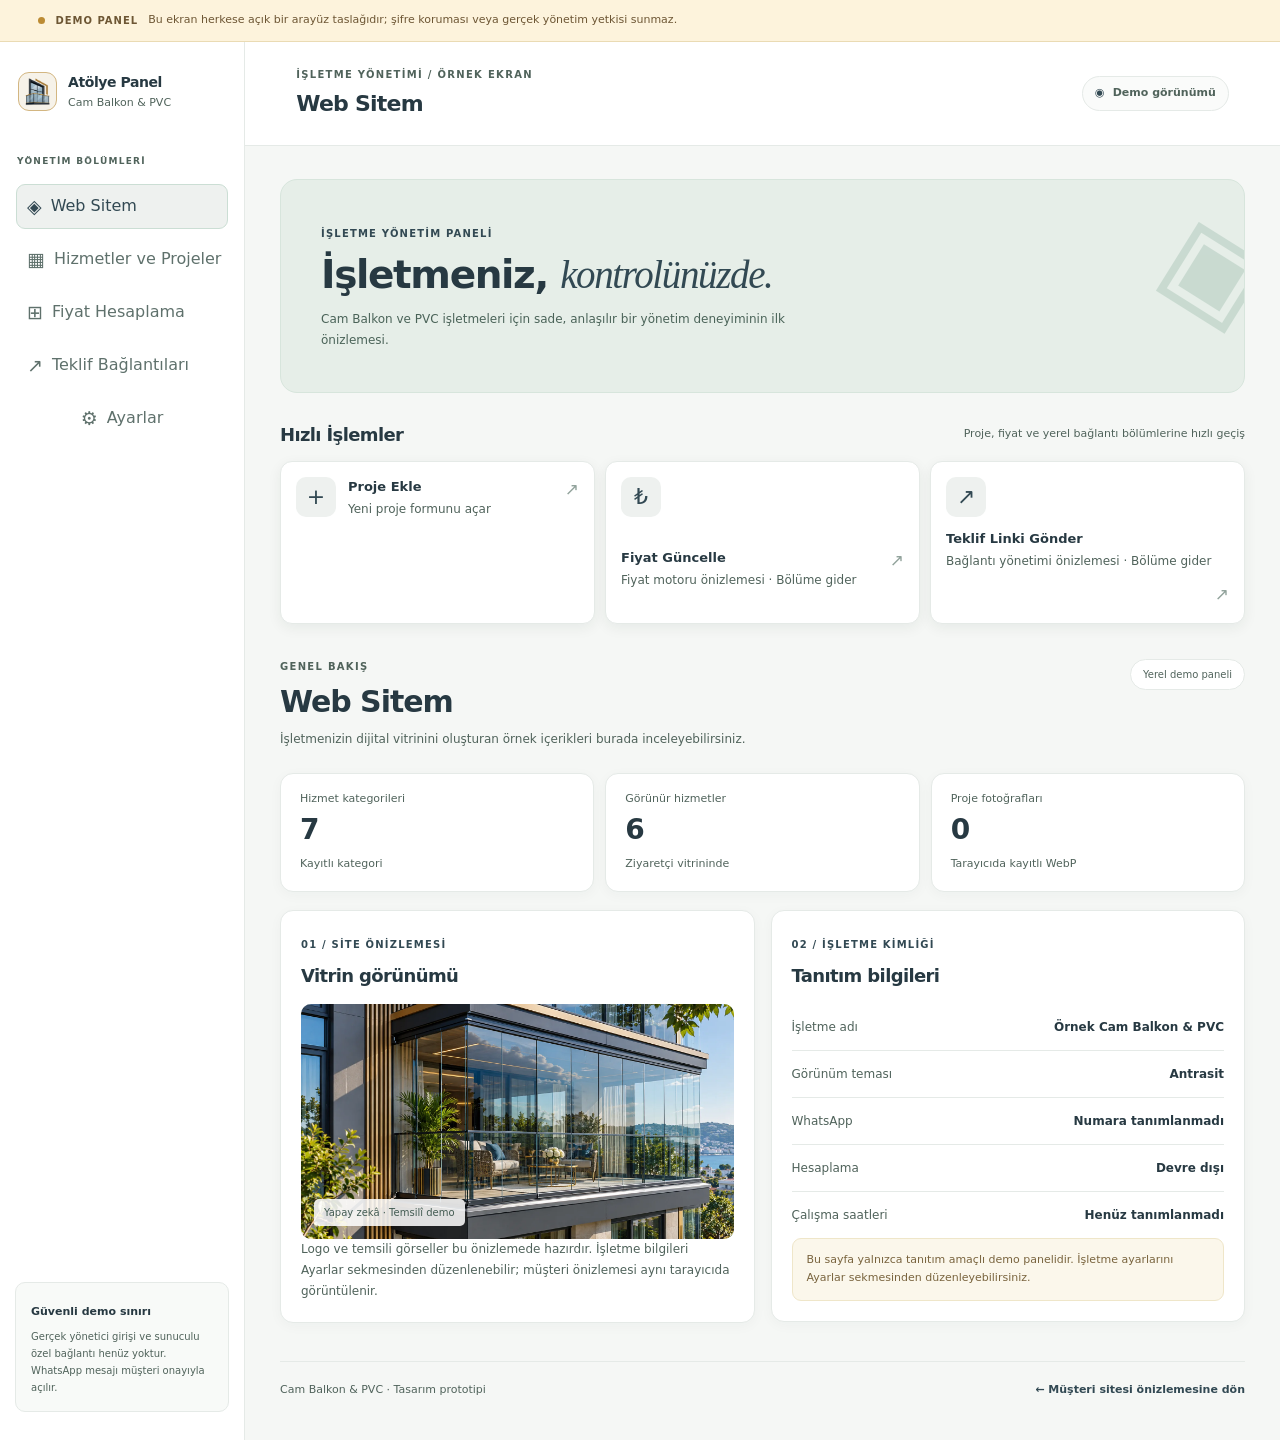
<file: cam-balkon-pvc-tam-test/panel/index.html>
<!DOCTYPE html><html lang="tr" data-palette="orman"><head><meta charset="UTF-8"><meta name="viewport" content="width=device-width, initial-scale=1"><meta name="description" content="Cam Balkon ve PVC işletmeleri için beş bölümlü, işlevsel yönetici yetkisi bulunmayan örnek yönetim paneli."><meta name="robots" content="noindex,nofollow"><meta name="color-scheme" content="light"><link rel="icon" type="image/png" href="/cam-balkon-pvc-tam-test/images/demo/logo-isaret.png"><title>Demo Yönetim Paneli | Cam Balkon &amp; PVC</title><link rel="stylesheet" href="/cam-balkon-pvc-tam-test/_astro/customer-links.BP3BQmaM.css"><link rel="stylesheet" href="/cam-balkon-pvc-tam-test/_astro/index.B5z_xpCX.css"></head><body><style>astro-island,astro-slot,astro-static-slot{display:contents}</style><script>(function(){let e=async e=>{await(await e())()};(self.Astro||(self.Astro={})).load=e,window.dispatchEvent(new Event(`astro:load`))})();</script><script>(function(){function e(t){"@babel/helpers - typeof";return e=typeof Symbol==`function`&&typeof Symbol.iterator==`symbol`?function(e){return typeof e}:function(e){return e&&typeof Symbol==`function`&&e.constructor===Symbol&&e!==Symbol.prototype?`symbol`:typeof e},e(t)}function t(t,n){if(e(t)!=`object`||!t)return t;var r;if(typeof Symbol<`u`&&(r=t[Symbol.toPrimitive])!==void 0){var i=r.call(t,n||`default`);if(e(i)!=`object`)return i;throw TypeError(`@@toPrimitive must return a primitive value.`)}return(n===`string`?String:Number)(t)}function n(n){var r=t(n,`string`);return e(r)==`symbol`?r:r+``}function r(e,t,r){return(t=n(t))in e?Object.defineProperty(e,t,{value:r,enumerable:!0,configurable:!0,writable:!0}):e[t]=r,e}let i=/* @__PURE__ */ new Set([`__proto__`,`constructor`,`prototype`]);{let e={0:e=>a(e),1:e=>n(e),2:e=>new RegExp(e),3:e=>new Date(e),4:e=>new Map(n(e)),5:e=>new Set(n(e)),6:e=>BigInt(e),7:e=>new URL(e),8:e=>new Uint8Array(e),9:e=>new Uint16Array(e),10:e=>new Uint32Array(e),11:e=>1/0*e},t=t=>{let[n,r]=t;return n in e?e[n](r):void 0},n=e=>e.map(t),a=e=>typeof e!=`object`||!e?e:Object.fromEntries(Object.entries(e).map(([e,n])=>[e,t(n)]));class o extends HTMLElement{constructor(...e){super(...e),r(this,`Component`,void 0),r(this,`hydrator`,void 0),r(this,`hydrate`,async()=>{var e;if(!this.hydrator||!this.isConnected)return;let t=(e=this.parentElement)==null?void 0:e.closest(`astro-island[ssr]`);if(t){t.addEventListener(`astro:hydrate`,this.hydrate,{once:!0});return}let n=this.querySelectorAll(`astro-slot`),r={},i=this.querySelectorAll(`template[data-astro-template]`);for(let e of i){let t=e.closest(this.tagName);t!=null&&t.isSameNode(this)&&(r[e.getAttribute(`data-astro-template`)||`default`]=e.innerHTML,e.remove())}for(let e of n){let t=e.closest(this.tagName);t!=null&&t.isSameNode(this)&&(r[e.getAttribute(`name`)||`default`]=e.innerHTML)}let o;try{o=this.hasAttribute(`props`)?a(JSON.parse(this.getAttribute(`props`))):{}}catch(e){let t=this.getAttribute(`component-url`)||`<unknown>`,n=this.getAttribute(`component-export`);throw n&&(t+=` (export ${n})`),console.error(`[hydrate] Error parsing props for component ${t}`,this.getAttribute(`props`),e),e}await this.hydrator(this)(this.Component,o,r,{client:this.getAttribute(`client`)}),this.removeAttribute(`ssr`),this.dispatchEvent(new CustomEvent(`astro:hydrate`))}),r(this,`unmount`,()=>{this.isConnected||this.dispatchEvent(new CustomEvent(`astro:unmount`))})}disconnectedCallback(){document.removeEventListener(`astro:after-swap`,this.unmount),document.addEventListener(`astro:after-swap`,this.unmount,{once:!0})}connectedCallback(){if(!this.hasAttribute(`await-children`)||document.readyState===`interactive`||document.readyState===`complete`)this.childrenConnectedCallback();else{let e=()=>{document.removeEventListener(`DOMContentLoaded`,e),t.disconnect(),this.childrenConnectedCallback()},t=new MutationObserver(()=>{var t;((t=this.lastChild)==null?void 0:t.nodeType)===Node.COMMENT_NODE&&this.lastChild.nodeValue===`astro:end`&&(this.lastChild.remove(),e())});t.observe(this,{childList:!0}),document.addEventListener(`DOMContentLoaded`,e)}}async childrenConnectedCallback(){let e=this.getAttribute(`before-hydration-url`);e&&await import(e),this.start()}getRetryImportUrl(e){let t=new URL(e,document.baseURI);return t.searchParams.set(`astro-retry`,Date.now().toString()),t.toString()}async importWithRetry(e){try{return await import(e)}catch(t){return await new Promise(e=>setTimeout(e,1e3)),import(this.getRetryImportUrl(e))}}handleHydrationError(e){let t=this.getAttribute(`component-url`),n=new CustomEvent(`astro:hydration-error`,{cancelable:!0,bubbles:!0,composed:!0,detail:{error:e,componentUrl:t}});this.dispatchEvent(n)&&console.error(`[astro-island] Error hydrating ${t}`,e)}async start(){let e=JSON.parse(this.getAttribute(`opts`)),t=this.getAttribute(`client`);if(Astro[t]===void 0)window.addEventListener(`astro:${t}`,()=>this.start(),{once:!0});else try{await Astro[t](async()=>{let e=this.getAttribute(`renderer-url`);try{let[t,{default:n}]=await Promise.all([this.importWithRetry(this.getAttribute(`component-url`)),e?this.importWithRetry(e):Promise.resolve({default:()=>()=>{}})]),r=this.getAttribute(`component-export`)||`default`;if(r.includes(`.`)){this.Component=t;for(let e of r.split(`.`)){if(i.has(e)||!this.Component||typeof this.Component!=`object`&&typeof this.Component!=`function`||!Object.hasOwn(this.Component,e))throw Error(`Invalid component export path: ${r}`);this.Component=this.Component[e]}}else{if(i.has(r))throw Error(`Invalid component export path: ${r}`);this.Component=t[r]}return this.hydrator=n,this.hydrate}catch(e){return this.handleHydrationError(e),()=>{}}},e,this)}catch(e){this.handleHydrationError(e)}}attributeChangedCallback(){this.hydrate()}}r(o,`observedAttributes`,[`props`]),customElements.get(`astro-island`)||customElements.define(`astro-island`,o)}})();</script><astro-island uid="Z3QUWl" prefix="r2" component-url="/cam-balkon-pvc-tam-test/_astro/AdminDemo.GuwCZyEl.js" component-export="default" renderer-url="/cam-balkon-pvc-tam-test/_astro/client.CzWaolnw.js" props="{}" ssr client="load" opts="{&quot;name&quot;:&quot;AdminDemo&quot;,&quot;value&quot;:true}" await-children><link rel="preload" as="image" href="/cam-balkon-pvc-tam-test/images/demo/logo-isaret.png"/><div class="admin-shell" data-testid="admin-panel"><div class="admin-demo-banner" role="status"><span class="admin-demo-dot" aria-hidden="true"></span><strong>DEMO PANEL</strong><span>Bu ekran herkese açık bir arayüz taslağıdır; şifre koruması veya gerçek yönetim yetkisi sunmaz.</span></div><div class="admin-layout"><aside class="admin-sidebar"><div class="admin-brand"><span class="admin-brand-logo" aria-hidden="true"><img src="/cam-balkon-pvc-tam-test/images/demo/logo-isaret.png" alt="" width="37" height="37"/></span><span><strong>Atölye Panel</strong><small>Cam Balkon &amp; PVC</small></span></div><div class="admin-nav-header">YÖNETİM BÖLÜMLERİ</div><nav aria-label="Panel bölümleri" class="admin-navigation"><button type="button" aria-pressed="true" class="admin-nav-button is-active"><span aria-hidden="true">◈</span><span>Web Sitem</span></button><button type="button" aria-pressed="false" class="admin-nav-button"><span aria-hidden="true">▦</span><span>Hizmetler ve Projeler</span></button><button type="button" aria-pressed="false" class="admin-nav-button"><span aria-hidden="true">⊞</span><span>Fiyat Hesaplama</span></button><button type="button" aria-pressed="false" class="admin-nav-button"><span aria-hidden="true">↗</span><span>Teklif Bağlantıları</span></button><button type="button" aria-pressed="false" class="admin-nav-button"><span aria-hidden="true">⚙</span><span>Ayarlar</span></button></nav><div class="admin-sidebar-bottom"><strong>Güvenli demo sınırı</strong><p>Gerçek yönetici girişi ve sunuculu özel bağlantı henüz yoktur. WhatsApp mesajı müşteri onayıyla açılır.</p></div></aside><div class="admin-workspace"><header class="admin-topbar"><div><p class="admin-eyebrow">İŞLETME YÖNETİMİ / ÖRNEK EKRAN</p><h1>Web Sitem</h1></div><span class="admin-user-chip"><span aria-hidden="true">◉</span> Demo görünümü</span></header><main class="admin-main"><section class="admin-welcome"><div><span class="admin-kicker">İŞLETME YÖNETİM PANELİ</span><h2>İşletmeniz, <em>kontrolünüzde.</em></h2><p>Cam Balkon ve PVC işletmeleri için sade, anlaşılır bir yönetim deneyiminin ilk önizlemesi.</p></div><span class="admin-welcome-deco" aria-hidden="true">◈</span></section><section class="admin-quick-section" aria-labelledby="quick-actions-title"><div class="admin-quick-heading"><h2 id="quick-actions-title">Hızlı İşlemler</h2><span>Proje, fiyat ve yerel bağlantı bölümlerine hızlı geçiş</span></div><div class="admin-quick-grid"><button type="button" data-action="proje-ekle" class="admin-quick-action"><span class="admin-action-icon" aria-hidden="true">+</span><span class="admin-action-copy"><strong>Proje Ekle</strong><small>Yeni proje formunu açar</small></span><span class="admin-action-arrow" aria-hidden="true">↗</span></button><button type="button" data-action="fiyat-guncelle" class="admin-quick-action"><span class="admin-action-icon" aria-hidden="true">₺</span><span class="admin-action-copy"><strong>Fiyat Güncelle</strong><small>Fiyat motoru önizlemesi · Bölüme gider</small></span><span class="admin-action-arrow" aria-hidden="true">↗</span></button><button type="button" data-action="teklif-linki-gonder" class="admin-quick-action"><span class="admin-action-icon" aria-hidden="true">↗</span><span class="admin-action-copy"><strong>Teklif Linki Gönder</strong><small>Bağlantı yönetimi önizlemesi · Bölüme gider</small></span><span class="admin-action-arrow" aria-hidden="true">↗</span></button></div></section><section class="admin-section" aria-label="Seçili panel bölümü" data-section="web-sitem"><div class="admin-section-header"><div><p class="admin-eyebrow">GENEL BAKIŞ</p><h2>Web Sitem</h2><p class="admin-section-description">İşletmenizin dijital vitrinini oluşturan örnek içerikleri burada inceleyebilirsiniz.</p></div><span class="admin-section-tag">Yerel demo paneli</span></div><div class="admin-stats"><article class="admin-stat-card"><p>Hizmet kategorileri</p><strong>7</strong><span>Kayıtlı kategori</span></article><article class="admin-stat-card"><p>Görünür hizmetler</p><strong>6</strong><span>Ziyaretçi vitrininde</span></article><article class="admin-stat-card"><p>Proje fotoğrafları</p><strong>0</strong><span>Tarayıcıda kayıtlı WebP</span></article></div><div class="admin-two-columns"><article class="admin-card"><div class="admin-card-title"><span class="admin-kicker">01 / SİTE ÖNİZLEMESİ</span><h3>Vitrin görünümü</h3></div><div class="admin-preview-art" role="img" aria-label="Cam balkon ana görseli için temsili demo yer tutucusu"><img class="admin-preview-image" src="/cam-balkon-pvc-tam-test/images/demo/hero-cam-balkon.webp" alt="İşletme ana görsel önizlemesi" loading="lazy"/><span class="admin-preview-caption">Yapay zekâ · Temsilî demo</span></div><p class="admin-muted">Logo ve temsili görseller bu önizlemede hazırdır. İşletme bilgileri Ayarlar sekmesinden düzenlenebilir; müşteri önizlemesi aynı tarayıcıda görüntülenir.</p></article><article class="admin-card admin-overview-card"><div class="admin-card-title"><span class="admin-kicker">02 / İŞLETME KİMLİĞİ</span><h3>Tanıtım bilgileri</h3></div><dl class="admin-details"><div><dt>İşletme adı</dt><dd>Örnek Cam Balkon &amp; PVC</dd></div><div><dt>Görünüm teması</dt><dd>Antrasit</dd></div><div><dt>WhatsApp</dt><dd>Numara tanımlanmadı</dd></div><div><dt>Hesaplama</dt><dd>Devre dışı</dd></div><div><dt>Çalışma saatleri</dt><dd>Henüz tanımlanmadı</dd></div></dl><p class="admin-safety-inline">Bu sayfa yalnızca tanıtım amaçlı demo panelidir. İşletme ayarlarını Ayarlar sekmesinden düzenleyebilirsiniz.</p></article></div></section><footer class="admin-footer"><span>Cam Balkon &amp; PVC · Tasarım prototipi</span><a href="/cam-balkon-pvc-tam-test/">← Müşteri sitesi önizlemesine dön</a></footer></main></div></div></div><!--astro:end--></astro-island><astro-island uid="UYs45" prefix="r3" component-url="/cam-balkon-pvc-tam-test/_astro/CustomerSiteSettings.eejm4pBX.js" component-export="default" renderer-url="/cam-balkon-pvc-tam-test/_astro/client.CzWaolnw.js" props="{}" ssr client="load" opts="{&quot;name&quot;:&quot;CustomerSiteSettings&quot;,&quot;value&quot;:true}"></astro-island></body></html>
</file>
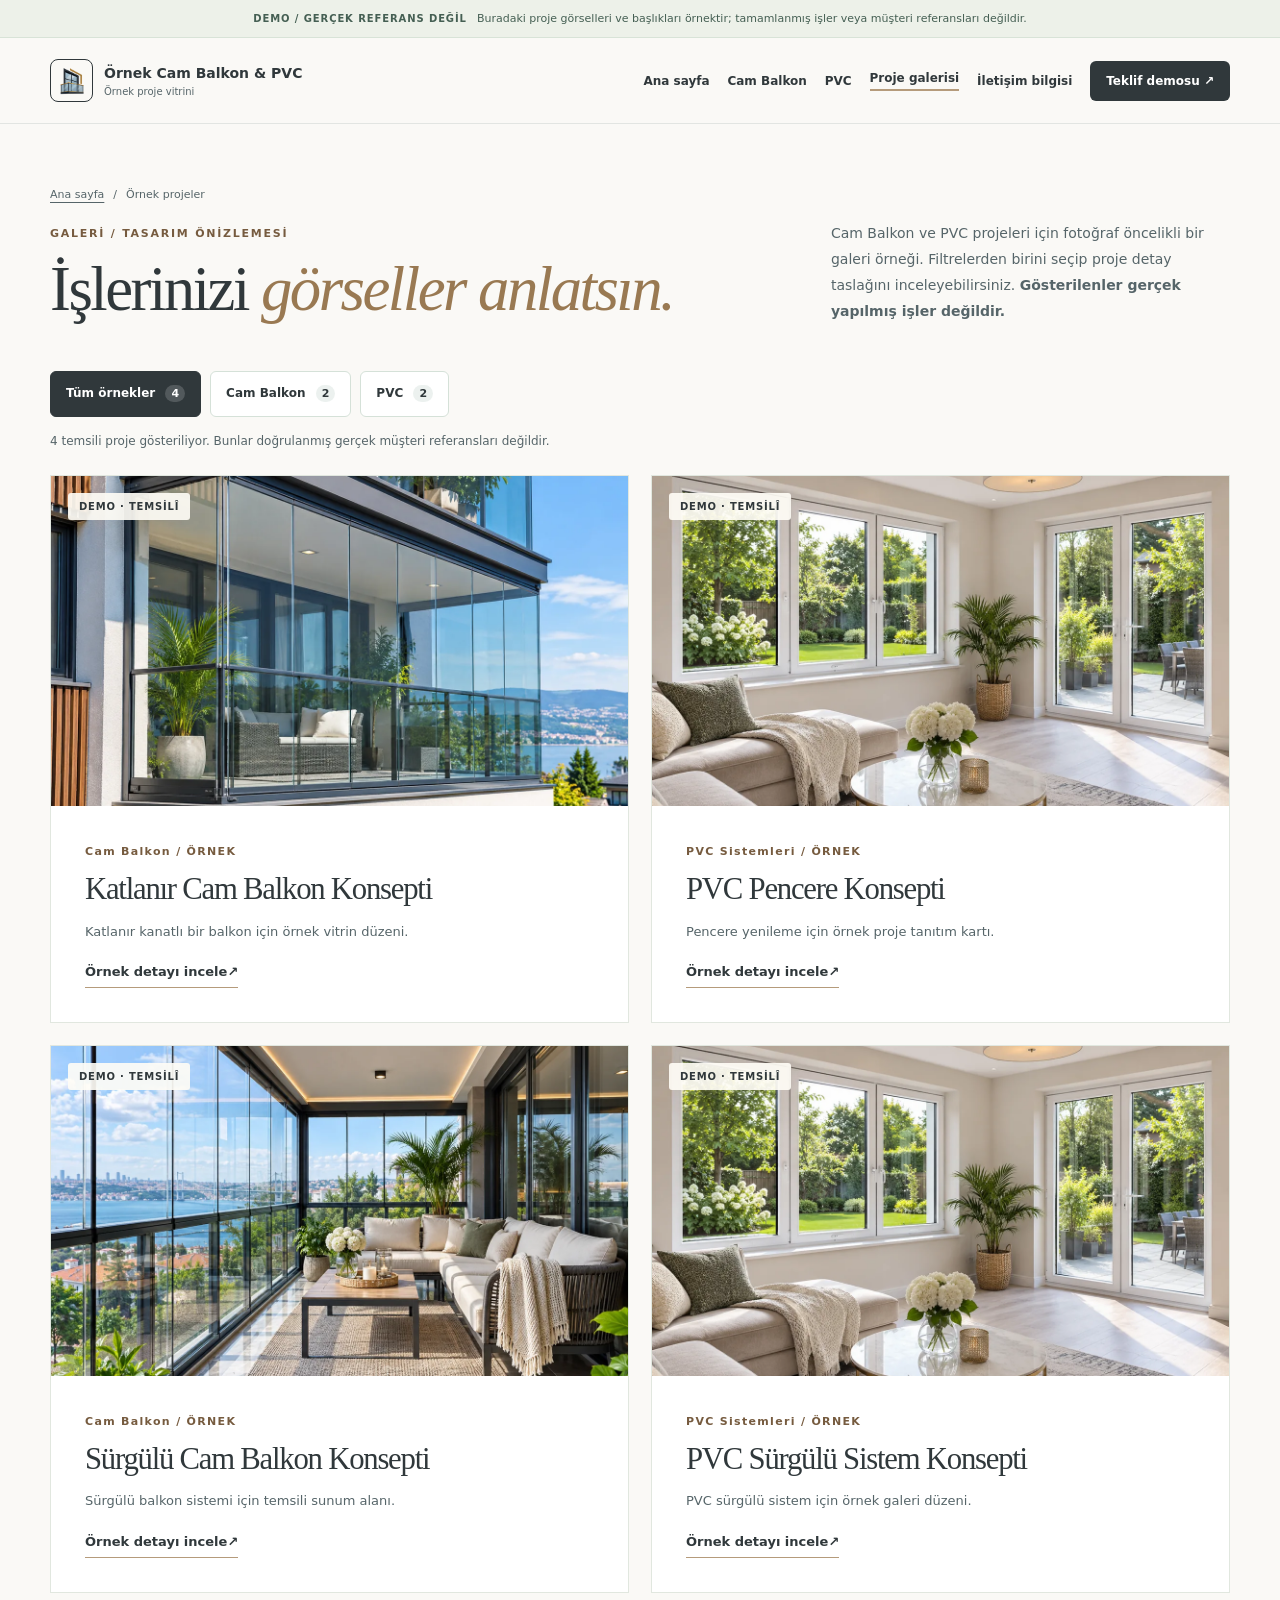
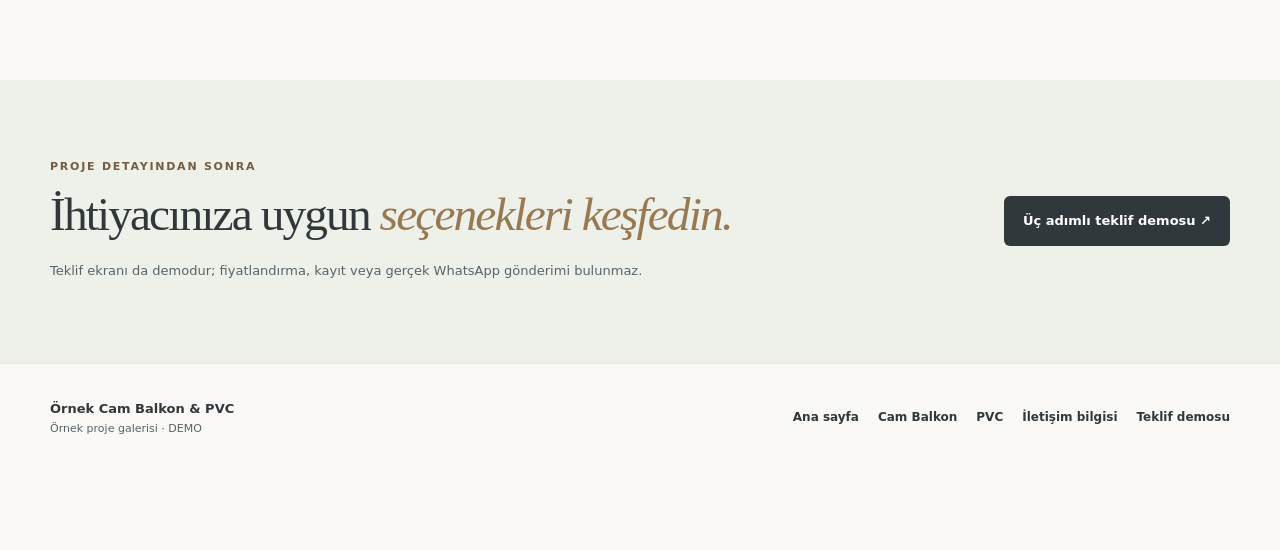
<file: cam-balkon-pvc-tam-test/projeler/index.html>
<!DOCTYPE html><html lang="tr" data-palette="antrasit"><head><meta charset="UTF-8"><meta name="viewport" content="width=device-width, initial-scale=1"><meta name="description" content="Cam Balkon ve PVC projeleri için yapay zekâ ile oluşturulmuş temsili fotoğraflardan oluşan örnek galeri."><meta name="robots" content="noindex,nofollow"><meta name="color-scheme" content="light"><link rel="icon" type="image/png" href="/cam-balkon-pvc-tam-test/images/demo/logo-isaret.png"><title>Örnek Proje Galerisi | Örnek Cam Balkon &amp; PVC</title><link rel="stylesheet" href="/cam-balkon-pvc-tam-test/_astro/customer-links.BP3BQmaM.css"><link rel="stylesheet" href="/cam-balkon-pvc-tam-test/_astro/service-detail.aN3nW5C9.css"><link rel="stylesheet" href="/cam-balkon-pvc-tam-test/_astro/project-gallery.DUrAS9hS.css"><style>.pg-preview-note,.pg-preview-alert,.pg-preview-empty{color:var(--ink);background:#eef3ed;border:1px solid #d5ded6;border-radius:6px;margin:0 0 22px;padding:12px 16px;font-size:13px;line-height:1.6}.pg-preview-alert{background:#fff5e9;border-color:#e8cba6}.pg-preview-empty{background:#f4f6f3}.project-preview-empty{text-align:center;background:linear-gradient(140deg,#dce6de,#adcac5);place-items:center;width:100%;height:100%;min-height:230px;display:grid}.project-preview-empty span{color:var(--ink);background:#fffefae6;padding:12px;font-size:12px;font-weight:750}.pg-photo-view{flex:1;min-height:290px;display:flex;position:relative;overflow:hidden}.pg-photo-view img{object-fit:cover;flex:1;width:100%;height:100%;display:block}.pg-photo-view .pg-illustration{flex:1;min-height:290px;position:relative}.pg-photo--large .pg-photo-view{min-height:450px}@media (width<=960px){.pg-photo--large .pg-photo-view{min-height:340px}}@media (width<=760px){.pg-photo-view,.pg-photo--large .pg-photo-view{min-height:265px}.pg-preview-note,.pg-preview-alert,.pg-preview-empty{font-size:12px}}
</style></head><body><div class="detail-page pg-page"><div class="detail-demo" role="status"><div class="container"><strong>DEMO / GERÇEK REFERANS DEĞİL</strong><span>Buradaki proje görselleri ve başlıkları örnektir; tamamlanmış işler veya müşteri referansları değildir.</span></div></div><header class="detail-header"><div class="container detail-header-inner"><a class="detail-brand" href="/cam-balkon-pvc-tam-test/"><span class="detail-brand-mark" aria-hidden="true"><img data-site-image="logo" src="/cam-balkon-pvc-tam-test/images/demo/logo-isaret.png" alt="" width="36" height="36"></span><span><strong data-site-field="name">Örnek Cam Balkon &amp; PVC</strong><small>Örnek proje vitrini</small></span></a><nav class="detail-menu" aria-label="Müşteri sayfaları"><a href="/cam-balkon-pvc-tam-test/">Ana sayfa</a><a data-service-kind-link="cam-balkon" href="/cam-balkon-pvc-tam-test/hizmetler/cam-balkon/">Cam Balkon</a><a data-service-kind-link="pvc" href="/cam-balkon-pvc-tam-test/hizmetler/pvc/">PVC</a><a href="/cam-balkon-pvc-tam-test/projeler/" aria-current="page">Proje galerisi</a><a href="/cam-balkon-pvc-tam-test/#iletisim">İletişim bilgisi</a><a data-site-quote-link class="detail-header-cta" href="/cam-balkon-pvc-tam-test/teklif/">Teklif demosu <span aria-hidden="true">↗</span></a></nav></div></header><main><section class="pg-lead" aria-labelledby="pg-heading"><div class="container pg-lead-grid"><div><nav class="detail-breadcrumb" aria-label="Sayfa yolu"><a href="/cam-balkon-pvc-tam-test/">Ana sayfa</a><span aria-hidden="true">/</span><span>Örnek projeler</span></nav><p class="detail-eyebrow">GALERİ / TASARIM ÖNİZLEMESİ</p><h1 id="pg-heading">İşlerinizi <em>görseller anlatsın.</em></h1></div><p class="pg-lead-copy">Cam Balkon ve PVC projeleri için fotoğraf öncelikli bir galeri örneği. Filtrelerden birini seçip proje detay taslağını inceleyebilirsiniz. <strong>Gösterilenler gerçek yapılmış işler değildir.</strong></p></div></section><section class="pg-gallery-section" aria-label="Örnek proje galerisi"><div class="container"><style>astro-island,astro-slot,astro-static-slot{display:contents}</style><script>(function(){let e=async e=>{await(await e())()};(self.Astro||(self.Astro={})).load=e,window.dispatchEvent(new Event(`astro:load`))})();</script><script>(function(){function e(t){"@babel/helpers - typeof";return e=typeof Symbol==`function`&&typeof Symbol.iterator==`symbol`?function(e){return typeof e}:function(e){return e&&typeof Symbol==`function`&&e.constructor===Symbol&&e!==Symbol.prototype?`symbol`:typeof e},e(t)}function t(t,n){if(e(t)!=`object`||!t)return t;var r;if(typeof Symbol<`u`&&(r=t[Symbol.toPrimitive])!==void 0){var i=r.call(t,n||`default`);if(e(i)!=`object`)return i;throw TypeError(`@@toPrimitive must return a primitive value.`)}return(n===`string`?String:Number)(t)}function n(n){var r=t(n,`string`);return e(r)==`symbol`?r:r+``}function r(e,t,r){return(t=n(t))in e?Object.defineProperty(e,t,{value:r,enumerable:!0,configurable:!0,writable:!0}):e[t]=r,e}let i=/* @__PURE__ */ new Set([`__proto__`,`constructor`,`prototype`]);{let e={0:e=>a(e),1:e=>n(e),2:e=>new RegExp(e),3:e=>new Date(e),4:e=>new Map(n(e)),5:e=>new Set(n(e)),6:e=>BigInt(e),7:e=>new URL(e),8:e=>new Uint8Array(e),9:e=>new Uint16Array(e),10:e=>new Uint32Array(e),11:e=>1/0*e},t=t=>{let[n,r]=t;return n in e?e[n](r):void 0},n=e=>e.map(t),a=e=>typeof e!=`object`||!e?e:Object.fromEntries(Object.entries(e).map(([e,n])=>[e,t(n)]));class o extends HTMLElement{constructor(...e){super(...e),r(this,`Component`,void 0),r(this,`hydrator`,void 0),r(this,`hydrate`,async()=>{var e;if(!this.hydrator||!this.isConnected)return;let t=(e=this.parentElement)==null?void 0:e.closest(`astro-island[ssr]`);if(t){t.addEventListener(`astro:hydrate`,this.hydrate,{once:!0});return}let n=this.querySelectorAll(`astro-slot`),r={},i=this.querySelectorAll(`template[data-astro-template]`);for(let e of i){let t=e.closest(this.tagName);t!=null&&t.isSameNode(this)&&(r[e.getAttribute(`data-astro-template`)||`default`]=e.innerHTML,e.remove())}for(let e of n){let t=e.closest(this.tagName);t!=null&&t.isSameNode(this)&&(r[e.getAttribute(`name`)||`default`]=e.innerHTML)}let o;try{o=this.hasAttribute(`props`)?a(JSON.parse(this.getAttribute(`props`))):{}}catch(e){let t=this.getAttribute(`component-url`)||`<unknown>`,n=this.getAttribute(`component-export`);throw n&&(t+=` (export ${n})`),console.error(`[hydrate] Error parsing props for component ${t}`,this.getAttribute(`props`),e),e}await this.hydrator(this)(this.Component,o,r,{client:this.getAttribute(`client`)}),this.removeAttribute(`ssr`),this.dispatchEvent(new CustomEvent(`astro:hydrate`))}),r(this,`unmount`,()=>{this.isConnected||this.dispatchEvent(new CustomEvent(`astro:unmount`))})}disconnectedCallback(){document.removeEventListener(`astro:after-swap`,this.unmount),document.addEventListener(`astro:after-swap`,this.unmount,{once:!0})}connectedCallback(){if(!this.hasAttribute(`await-children`)||document.readyState===`interactive`||document.readyState===`complete`)this.childrenConnectedCallback();else{let e=()=>{document.removeEventListener(`DOMContentLoaded`,e),t.disconnect(),this.childrenConnectedCallback()},t=new MutationObserver(()=>{var t;((t=this.lastChild)==null?void 0:t.nodeType)===Node.COMMENT_NODE&&this.lastChild.nodeValue===`astro:end`&&(this.lastChild.remove(),e())});t.observe(this,{childList:!0}),document.addEventListener(`DOMContentLoaded`,e)}}async childrenConnectedCallback(){let e=this.getAttribute(`before-hydration-url`);e&&await import(e),this.start()}getRetryImportUrl(e){let t=new URL(e,document.baseURI);return t.searchParams.set(`astro-retry`,Date.now().toString()),t.toString()}async importWithRetry(e){try{return await import(e)}catch(t){return await new Promise(e=>setTimeout(e,1e3)),import(this.getRetryImportUrl(e))}}handleHydrationError(e){let t=this.getAttribute(`component-url`),n=new CustomEvent(`astro:hydration-error`,{cancelable:!0,bubbles:!0,composed:!0,detail:{error:e,componentUrl:t}});this.dispatchEvent(n)&&console.error(`[astro-island] Error hydrating ${t}`,e)}async start(){let e=JSON.parse(this.getAttribute(`opts`)),t=this.getAttribute(`client`);if(Astro[t]===void 0)window.addEventListener(`astro:${t}`,()=>this.start(),{once:!0});else try{await Astro[t](async()=>{let e=this.getAttribute(`renderer-url`);try{let[t,{default:n}]=await Promise.all([this.importWithRetry(this.getAttribute(`component-url`)),e?this.importWithRetry(e):Promise.resolve({default:()=>()=>{}})]),r=this.getAttribute(`component-export`)||`default`;if(r.includes(`.`)){this.Component=t;for(let e of r.split(`.`)){if(i.has(e)||!this.Component||typeof this.Component!=`object`&&typeof this.Component!=`function`||!Object.hasOwn(this.Component,e))throw Error(`Invalid component export path: ${r}`);this.Component=this.Component[e]}}else{if(i.has(r))throw Error(`Invalid component export path: ${r}`);this.Component=t[r]}return this.hydrator=n,this.hydrate}catch(e){return this.handleHydrationError(e),()=>{}}},e,this)}catch(e){this.handleHydrationError(e)}}attributeChangedCallback(){this.hydrate()}}r(o,`observedAttributes`,[`props`]),customElements.get(`astro-island`)||customElements.define(`astro-island`,o)}})();</script><astro-island uid="CmbH9" prefix="r2" component-url="/cam-balkon-pvc-tam-test/_astro/ProjectGallery.BMWoBVgO.js" component-export="default" renderer-url="/cam-balkon-pvc-tam-test/_astro/client.CzWaolnw.js" props="{}" ssr client="load" opts="{&quot;name&quot;:&quot;ProjectGallery&quot;,&quot;value&quot;:true}" await-children><div class="pg-gallery-component" data-testid="project-gallery"><nav class="pg-filters" aria-label="Proje kategorisi filtresi"><button type="button" aria-pressed="true" class="pg-filter is-active">Tüm örnekler<!-- --> <span>4</span></button><button type="button" aria-pressed="false" class="pg-filter">Cam Balkon<!-- --> <span>2</span></button><button type="button" aria-pressed="false" class="pg-filter">PVC<!-- --> <span>2</span></button></nav><p class="pg-result-note" role="status">4<!-- --> <!-- -->temsili<!-- --> proje gösteriliyor. Bunlar doğrulanmış gerçek müşteri referansları değildir.</p><div class="pg-cards" data-testid="project-cards"><article class="pg-card" data-kind="cam-balkon"><a href="/cam-balkon-pvc-tam-test/projeler/katlanir-balkon-konsepti/" class="pg-card-visual pg-card-visual--cam-balkon"><span class="sr-only">Katlanır Cam Balkon Konsepti<!-- --> örnek detayını aç</span><img src="/cam-balkon-pvc-tam-test/images/demo/cam-balkon-dis-cephe.webp" alt="Katlanır cam balkon genel görünümü için yapay zekâyla oluşturulmuş temsili görsel" loading="lazy" width="1448" height="1086"/><span class="pg-demo-chip">DEMO · TEMSİLÎ</span></a><div class="pg-card-copy"><span class="pg-kind">Cam Balkon<!-- --> / ÖRNEK</span><h3>Katlanır Cam Balkon Konsepti</h3><p>Katlanır kanatlı bir balkon için örnek vitrin düzeni.</p><a href="/cam-balkon-pvc-tam-test/projeler/katlanir-balkon-konsepti/" class="pg-card-link">Örnek detayı incele <span aria-hidden="true">↗</span></a></div></article><article class="pg-card" data-kind="pvc"><a href="/cam-balkon-pvc-tam-test/projeler/pvc-pencere-konsepti/" class="pg-card-visual pg-card-visual--pvc"><span class="sr-only">PVC Pencere Konsepti<!-- --> örnek detayını aç</span><img src="/cam-balkon-pvc-tam-test/images/demo/pvc-pencere.webp" alt="PVC pencere için yapay zekâyla oluşturulmuş temsili görsel" loading="lazy" width="1448" height="1086"/><span class="pg-demo-chip">DEMO · TEMSİLÎ</span></a><div class="pg-card-copy"><span class="pg-kind">PVC Sistemleri<!-- --> / ÖRNEK</span><h3>PVC Pencere Konsepti</h3><p>Pencere yenileme için örnek proje tanıtım kartı.</p><a href="/cam-balkon-pvc-tam-test/projeler/pvc-pencere-konsepti/" class="pg-card-link">Örnek detayı incele <span aria-hidden="true">↗</span></a></div></article><article class="pg-card" data-kind="cam-balkon"><a href="/cam-balkon-pvc-tam-test/projeler/surgulu-balkon-konsepti/" class="pg-card-visual pg-card-visual--cam-balkon"><span class="sr-only">Sürgülü Cam Balkon Konsepti<!-- --> örnek detayını aç</span><img src="/cam-balkon-pvc-tam-test/images/demo/cam-balkon-kis-bahcesi.webp" alt="Sürgülü cam balkon için yapay zekâyla oluşturulmuş temsili görsel" loading="lazy" width="1448" height="1086"/><span class="pg-demo-chip">DEMO · TEMSİLÎ</span></a><div class="pg-card-copy"><span class="pg-kind">Cam Balkon<!-- --> / ÖRNEK</span><h3>Sürgülü Cam Balkon Konsepti</h3><p>Sürgülü balkon sistemi için temsili sunum alanı.</p><a href="/cam-balkon-pvc-tam-test/projeler/surgulu-balkon-konsepti/" class="pg-card-link">Örnek detayı incele <span aria-hidden="true">↗</span></a></div></article><article class="pg-card" data-kind="pvc"><a href="/cam-balkon-pvc-tam-test/projeler/pvc-surgu-konsepti/" class="pg-card-visual pg-card-visual--pvc"><span class="sr-only">PVC Sürgülü Sistem Konsepti<!-- --> örnek detayını aç</span><img src="/cam-balkon-pvc-tam-test/images/demo/pvc-pencere.webp" alt="PVC sürgülü sistem için yapay zekâyla oluşturulmuş temsili görsel" loading="lazy" width="1448" height="1086"/><span class="pg-demo-chip">DEMO · TEMSİLÎ</span></a><div class="pg-card-copy"><span class="pg-kind">PVC Sistemleri<!-- --> / ÖRNEK</span><h3>PVC Sürgülü Sistem Konsepti</h3><p>PVC sürgülü sistem için örnek galeri düzeni.</p><a href="/cam-balkon-pvc-tam-test/projeler/pvc-surgu-konsepti/" class="pg-card-link">Örnek detayı incele <span aria-hidden="true">↗</span></a></div></article></div></div><!--astro:end--></astro-island></div></section><section class="pg-bottom" aria-labelledby="pg-bottom-heading"><div class="container pg-bottom-inner"><div><p class="detail-eyebrow">PROJE DETAYINDAN SONRA</p><h2 id="pg-bottom-heading">İhtiyacınıza uygun <em>seçenekleri keşfedin.</em></h2><p>Teklif ekranı da demodur; fiyatlandırma, kayıt veya gerçek WhatsApp gönderimi bulunmaz.</p></div><a class="detail-button detail-button-primary" data-site-quote-link href="/cam-balkon-pvc-tam-test/teklif/">Üç adımlı teklif demosu ↗</a></div></section></main><footer class="detail-footer"><div class="container detail-footer-inner"><div><strong data-site-field="name">Örnek Cam Balkon &amp; PVC</strong><p>Örnek proje galerisi · DEMO</p></div><nav aria-label="Galeri alt menü"><a href="/cam-balkon-pvc-tam-test/">Ana sayfa</a><a href="/cam-balkon-pvc-tam-test/hizmetler/cam-balkon/">Cam Balkon</a><a href="/cam-balkon-pvc-tam-test/hizmetler/pvc/">PVC</a><a href="/cam-balkon-pvc-tam-test/#iletisim">İletişim bilgisi</a><a data-site-quote-link href="/cam-balkon-pvc-tam-test/teklif/">Teklif demosu</a></nav></div></footer><div class="detail-mobile-cta"><a data-site-quote-link href="/cam-balkon-pvc-tam-test/teklif/">Teklif demosunu aç <span aria-hidden="true">↗</span></a></div></div><astro-island uid="UYs45" prefix="r3" component-url="/cam-balkon-pvc-tam-test/_astro/CustomerSiteSettings.eejm4pBX.js" component-export="default" renderer-url="/cam-balkon-pvc-tam-test/_astro/client.CzWaolnw.js" props="{}" ssr client="load" opts="{&quot;name&quot;:&quot;CustomerSiteSettings&quot;,&quot;value&quot;:true}"></astro-island></body></html>
</file>
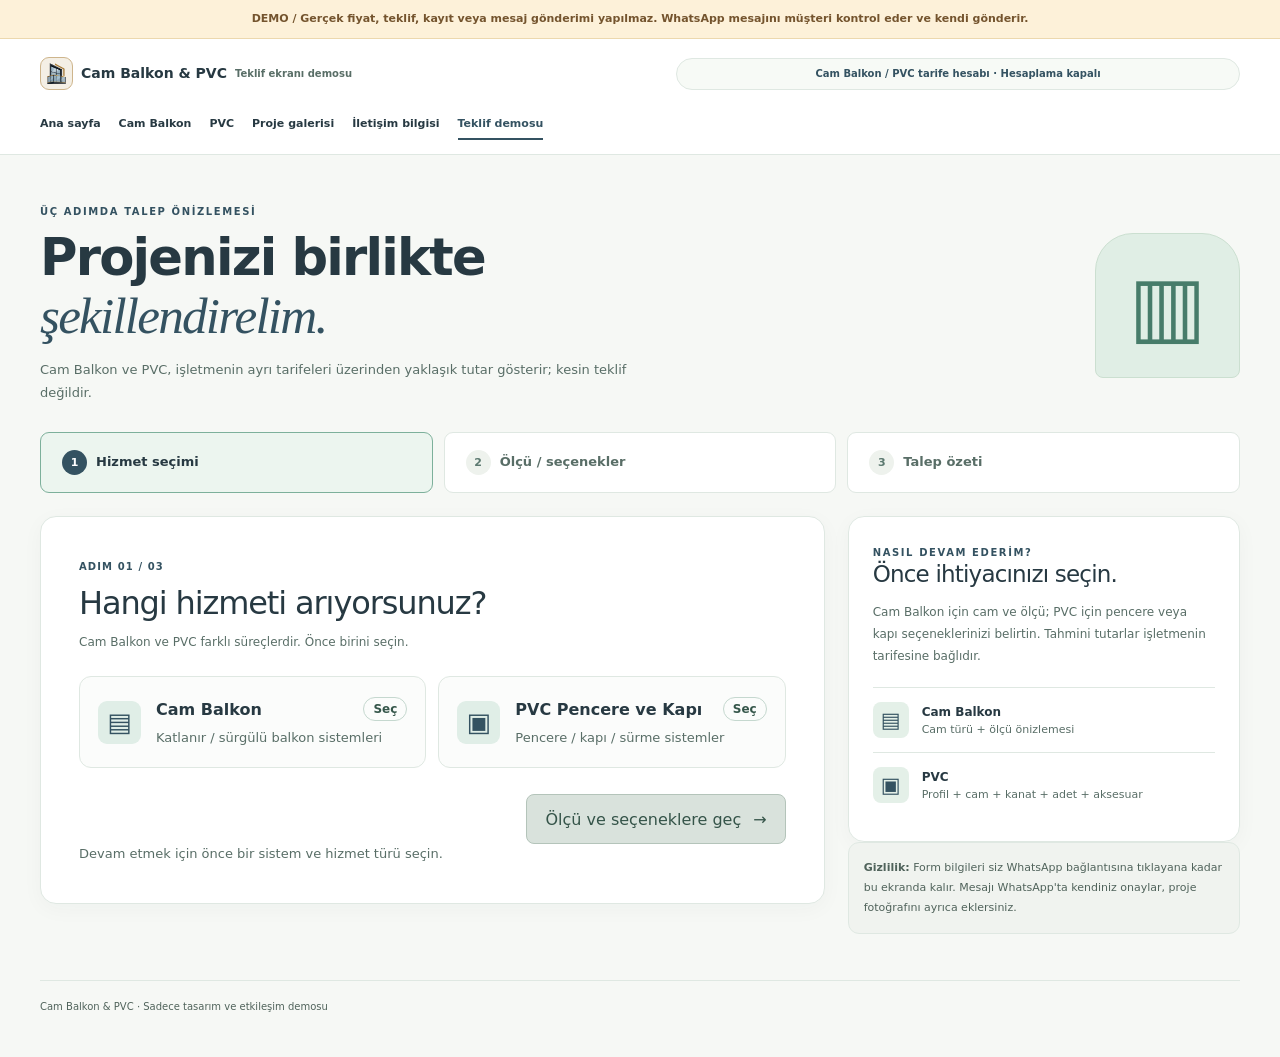
<file: cam-balkon-pvc-tam-test/teklif/index.html>
<!DOCTYPE html><html lang="tr" data-palette="orman"><head><meta charset="UTF-8"><meta name="viewport" content="width=device-width, initial-scale=1"><meta name="description" content="Cam Balkon ve PVC için işletmecinin tanımladığı tarifeyle tahmini bedel ve müşteri onaylı WhatsApp talep ekranı."><meta name="robots" content="noindex,nofollow"><meta name="color-scheme" content="light"><link rel="icon" type="image/png" href="/cam-balkon-pvc-tam-test/images/demo/logo-isaret.png"><title>Üç Adımlı Teklif ve WhatsApp Önizlemesi | Cam Balkon &amp; PVC</title><link rel="stylesheet" href="/cam-balkon-pvc-tam-test/_astro/customer-links.BP3BQmaM.css"><link rel="stylesheet" href="/cam-balkon-pvc-tam-test/_astro/index.CwLTYpQ8.css"></head><body><style>astro-island,astro-slot,astro-static-slot{display:contents}</style><script>(function(){let e=async e=>{await(await e())()};(self.Astro||(self.Astro={})).load=e,window.dispatchEvent(new Event(`astro:load`))})();</script><script>(function(){function e(t){"@babel/helpers - typeof";return e=typeof Symbol==`function`&&typeof Symbol.iterator==`symbol`?function(e){return typeof e}:function(e){return e&&typeof Symbol==`function`&&e.constructor===Symbol&&e!==Symbol.prototype?`symbol`:typeof e},e(t)}function t(t,n){if(e(t)!=`object`||!t)return t;var r;if(typeof Symbol<`u`&&(r=t[Symbol.toPrimitive])!==void 0){var i=r.call(t,n||`default`);if(e(i)!=`object`)return i;throw TypeError(`@@toPrimitive must return a primitive value.`)}return(n===`string`?String:Number)(t)}function n(n){var r=t(n,`string`);return e(r)==`symbol`?r:r+``}function r(e,t,r){return(t=n(t))in e?Object.defineProperty(e,t,{value:r,enumerable:!0,configurable:!0,writable:!0}):e[t]=r,e}let i=/* @__PURE__ */ new Set([`__proto__`,`constructor`,`prototype`]);{let e={0:e=>a(e),1:e=>n(e),2:e=>new RegExp(e),3:e=>new Date(e),4:e=>new Map(n(e)),5:e=>new Set(n(e)),6:e=>BigInt(e),7:e=>new URL(e),8:e=>new Uint8Array(e),9:e=>new Uint16Array(e),10:e=>new Uint32Array(e),11:e=>1/0*e},t=t=>{let[n,r]=t;return n in e?e[n](r):void 0},n=e=>e.map(t),a=e=>typeof e!=`object`||!e?e:Object.fromEntries(Object.entries(e).map(([e,n])=>[e,t(n)]));class o extends HTMLElement{constructor(...e){super(...e),r(this,`Component`,void 0),r(this,`hydrator`,void 0),r(this,`hydrate`,async()=>{var e;if(!this.hydrator||!this.isConnected)return;let t=(e=this.parentElement)==null?void 0:e.closest(`astro-island[ssr]`);if(t){t.addEventListener(`astro:hydrate`,this.hydrate,{once:!0});return}let n=this.querySelectorAll(`astro-slot`),r={},i=this.querySelectorAll(`template[data-astro-template]`);for(let e of i){let t=e.closest(this.tagName);t!=null&&t.isSameNode(this)&&(r[e.getAttribute(`data-astro-template`)||`default`]=e.innerHTML,e.remove())}for(let e of n){let t=e.closest(this.tagName);t!=null&&t.isSameNode(this)&&(r[e.getAttribute(`name`)||`default`]=e.innerHTML)}let o;try{o=this.hasAttribute(`props`)?a(JSON.parse(this.getAttribute(`props`))):{}}catch(e){let t=this.getAttribute(`component-url`)||`<unknown>`,n=this.getAttribute(`component-export`);throw n&&(t+=` (export ${n})`),console.error(`[hydrate] Error parsing props for component ${t}`,this.getAttribute(`props`),e),e}await this.hydrator(this)(this.Component,o,r,{client:this.getAttribute(`client`)}),this.removeAttribute(`ssr`),this.dispatchEvent(new CustomEvent(`astro:hydrate`))}),r(this,`unmount`,()=>{this.isConnected||this.dispatchEvent(new CustomEvent(`astro:unmount`))})}disconnectedCallback(){document.removeEventListener(`astro:after-swap`,this.unmount),document.addEventListener(`astro:after-swap`,this.unmount,{once:!0})}connectedCallback(){if(!this.hasAttribute(`await-children`)||document.readyState===`interactive`||document.readyState===`complete`)this.childrenConnectedCallback();else{let e=()=>{document.removeEventListener(`DOMContentLoaded`,e),t.disconnect(),this.childrenConnectedCallback()},t=new MutationObserver(()=>{var t;((t=this.lastChild)==null?void 0:t.nodeType)===Node.COMMENT_NODE&&this.lastChild.nodeValue===`astro:end`&&(this.lastChild.remove(),e())});t.observe(this,{childList:!0}),document.addEventListener(`DOMContentLoaded`,e)}}async childrenConnectedCallback(){let e=this.getAttribute(`before-hydration-url`);e&&await import(e),this.start()}getRetryImportUrl(e){let t=new URL(e,document.baseURI);return t.searchParams.set(`astro-retry`,Date.now().toString()),t.toString()}async importWithRetry(e){try{return await import(e)}catch(t){return await new Promise(e=>setTimeout(e,1e3)),import(this.getRetryImportUrl(e))}}handleHydrationError(e){let t=this.getAttribute(`component-url`),n=new CustomEvent(`astro:hydration-error`,{cancelable:!0,bubbles:!0,composed:!0,detail:{error:e,componentUrl:t}});this.dispatchEvent(n)&&console.error(`[astro-island] Error hydrating ${t}`,e)}async start(){let e=JSON.parse(this.getAttribute(`opts`)),t=this.getAttribute(`client`);if(Astro[t]===void 0)window.addEventListener(`astro:${t}`,()=>this.start(),{once:!0});else try{await Astro[t](async()=>{let e=this.getAttribute(`renderer-url`);try{let[t,{default:n}]=await Promise.all([this.importWithRetry(this.getAttribute(`component-url`)),e?this.importWithRetry(e):Promise.resolve({default:()=>()=>{}})]),r=this.getAttribute(`component-export`)||`default`;if(r.includes(`.`)){this.Component=t;for(let e of r.split(`.`)){if(i.has(e)||!this.Component||typeof this.Component!=`object`&&typeof this.Component!=`function`||!Object.hasOwn(this.Component,e))throw Error(`Invalid component export path: ${r}`);this.Component=this.Component[e]}}else{if(i.has(r))throw Error(`Invalid component export path: ${r}`);this.Component=t[r]}return this.hydrator=n,this.hydrate}catch(e){return this.handleHydrationError(e),()=>{}}},e,this)}catch(e){this.handleHydrationError(e)}}attributeChangedCallback(){this.hydrate()}}r(o,`observedAttributes`,[`props`]),customElements.get(`astro-island`)||customElements.define(`astro-island`,o)}})();</script><astro-island uid="21kEPW" prefix="r2" component-url="/cam-balkon-pvc-tam-test/_astro/QuotePreview.CohgWpLZ.js" component-export="default" renderer-url="/cam-balkon-pvc-tam-test/_astro/client.CzWaolnw.js" props="{}" ssr client="load" opts="{&quot;name&quot;:&quot;QuotePreview&quot;,&quot;value&quot;:true}" await-children><link rel="preload" as="image" href="/cam-balkon-pvc-tam-test/images/demo/logo-isaret.png"/><div class="qp-root" data-testid="quote-demo"><div class="qp-demo-banner" role="status">DEMO / Gerçek fiyat, teklif, kayıt veya mesaj gönderimi yapılmaz. WhatsApp mesajını müşteri kontrol eder ve kendi gönderir.</div><header class="qp-header"><div class="qp-container qp-header-inner"><a class="qp-brand" href="/cam-balkon-pvc-tam-test/"><span aria-hidden="true"><img src="/cam-balkon-pvc-tam-test/images/demo/logo-isaret.png" alt="" width="29" height="29"/></span> Cam Balkon &amp; PVC <small>Teklif ekranı demosu</small></a><span class="qp-readonly">Cam Balkon / PVC tarife hesabı · <!-- -->Hesaplama kapalı</span></div><nav class="qp-container qp-top-nav" aria-label="Müşteri sayfaları"><a href="/cam-balkon-pvc-tam-test/">Ana sayfa</a><a href="/cam-balkon-pvc-tam-test/hizmetler/cam-balkon/">Cam Balkon</a><a href="/cam-balkon-pvc-tam-test/hizmetler/pvc/">PVC</a><a href="/cam-balkon-pvc-tam-test/projeler/">Proje galerisi</a><a href="/cam-balkon-pvc-tam-test/#iletisim">İletişim bilgisi</a><a href="/cam-balkon-pvc-tam-test/teklif/" aria-current="page">Teklif demosu</a></nav></header><main class="qp-container qp-main"><div class="qp-intro"><div><p class="qp-overline">ÜÇ ADIMDA TALEP ÖNİZLEMESİ</p><h1>Projenizi birlikte <em>şekillendirelim.</em></h1><p>Cam Balkon ve PVC, işletmenin ayrı tarifeleri üzerinden yaklaşık tutar gösterir; kesin teklif değildir.</p></div><div class="qp-intro-icon" aria-hidden="true">▥</div></div><nav class="qp-progress" aria-label="Teklif adımları"><ol><li class="is-current" aria-current="step"><span class="qp-progress-number">1</span><span class="qp-progress-label">Hizmet seçimi</span></li><li class=""><span class="qp-progress-number">2</span><span class="qp-progress-label">Ölçü / seçenekler</span></li><li class=""><span class="qp-progress-number">3</span><span class="qp-progress-label">Talep özeti</span></li></ol></nav><div class="qp-content-grid"><section class="qp-card qp-stage" data-step="1" aria-label="Adım 1: Hizmet seçimi"><div class="qp-stage-header"><span class="qp-step-mark">ADIM 0<!-- -->1<!-- --> / 03</span><h2>Hangi hizmeti arıyorsunuz?</h2><p>Cam Balkon ve PVC farklı süreçlerdir. Önce birini seçin.</p></div><div class="qp-step-one"><div class="qp-modes" role="group" aria-label="Sistem seçimi"><button type="button" data-testid="choose-glass" class="qp-mode" aria-pressed="false"><span class="qp-mode-icon" aria-hidden="true">▤</span><strong>Cam Balkon</strong><small>Katlanır / sürgülü balkon sistemleri</small><span class="qp-mode-selection" aria-hidden="true">Seç</span></button><button type="button" data-testid="choose-pvc" class="qp-mode" aria-pressed="false"><span class="qp-mode-icon" aria-hidden="true">▣</span><strong>PVC Pencere ve Kapı</strong><small>Pencere / kapı / sürme sistemler</small><span class="qp-mode-selection" aria-hidden="true">Seç</span></button></div></div><div class="qp-controls"><button type="button" class="qp-button qp-button-next" disabled="">Ölçü ve seçeneklere geç<!-- --> <span aria-hidden="true">→</span></button></div><p class="qp-guidance">Devam etmek için önce bir sistem ve hizmet türü seçin.</p></section><aside class="qp-side" aria-label="Demo hakkında bilgi"><div class="qp-side-card"><span class="qp-overline">NASIL DEVAM EDERİM?</span><h2>Önce ihtiyacınızı seçin.</h2><p>Cam Balkon için cam ve ölçü; PVC için pencere veya kapı seçeneklerinizi belirtin. Tahmini tutarlar işletmenin tarifesine bağlıdır.</p><div class="qp-side-split"><span class="qp-side-icon">▤</span><div><strong>Cam Balkon</strong><small>Cam türü + ölçü önizlemesi</small></div></div><div class="qp-side-split"><span class="qp-side-icon">▣</span><div><strong>PVC</strong><small>Profil + cam + kanat + adet + aksesuar</small></div></div></div><p class="qp-safety-note"><strong>Gizlilik:</strong> Form bilgileri siz WhatsApp bağlantısına tıklayana kadar bu ekranda kalır. Mesajı WhatsApp&#x27;ta kendiniz onaylar, proje fotoğrafını ayrıca eklersiniz.</p></aside></div><footer class="qp-footer">Cam Balkon &amp; PVC · Sadece tasarım ve etkileşim demosu</footer></main></div><!--astro:end--></astro-island><astro-island uid="UYs45" prefix="r3" component-url="/cam-balkon-pvc-tam-test/_astro/CustomerSiteSettings.eejm4pBX.js" component-export="default" renderer-url="/cam-balkon-pvc-tam-test/_astro/client.CzWaolnw.js" props="{}" ssr client="load" opts="{&quot;name&quot;:&quot;CustomerSiteSettings&quot;,&quot;value&quot;:true}"></astro-island></body></html>
</file>
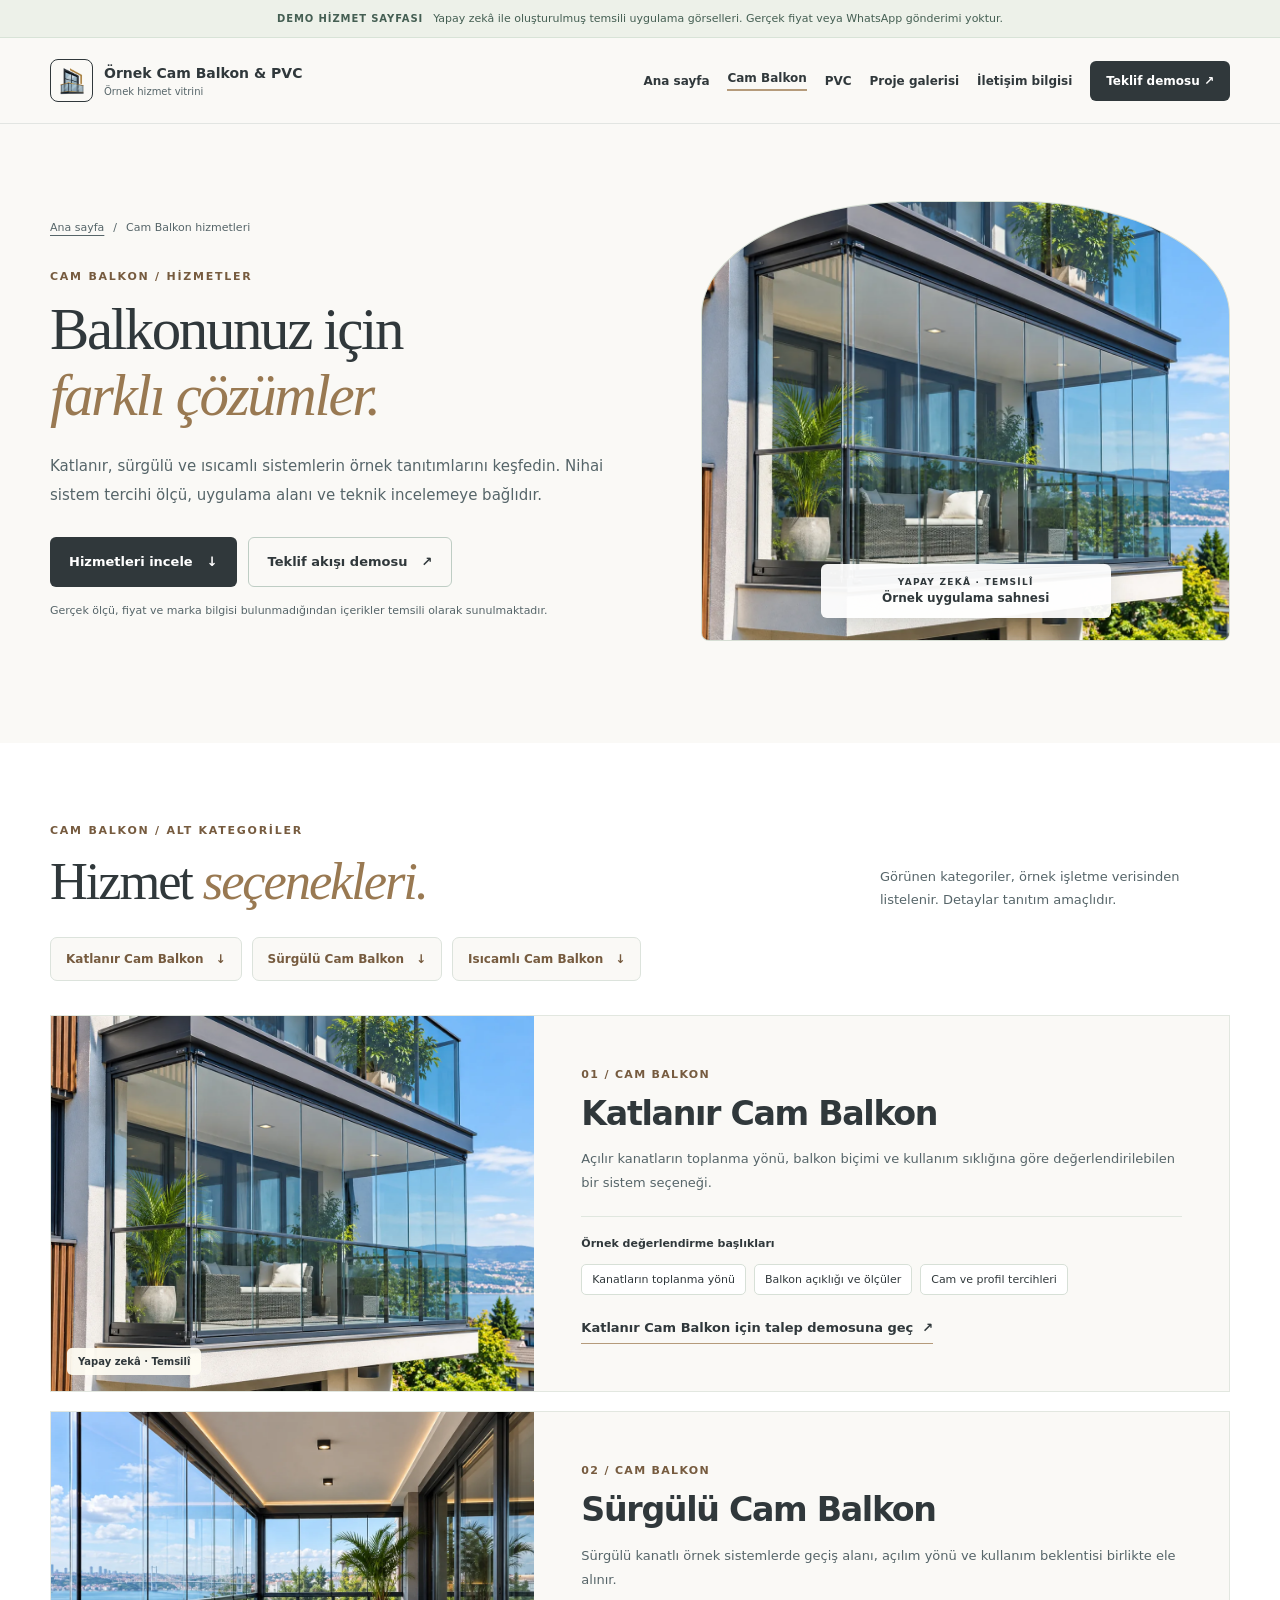
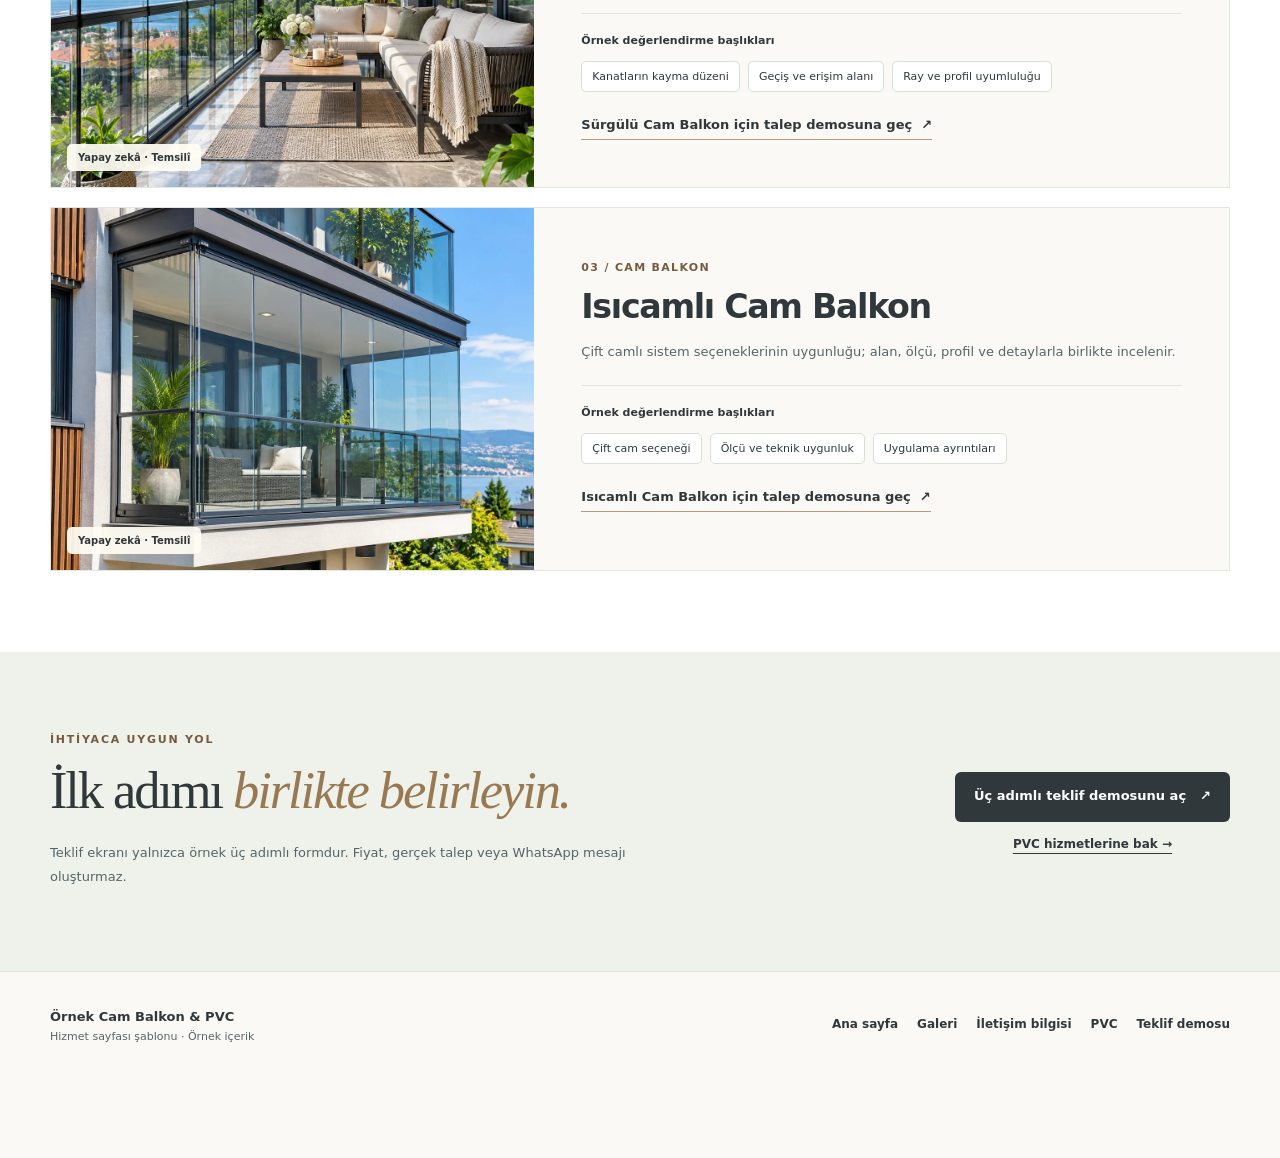
<file: cam-balkon-pvc-tam-test/hizmetler/cam-balkon/index.html>
<!DOCTYPE html><html lang="tr" data-palette="antrasit"><head><meta charset="UTF-8"><meta name="viewport" content="width=device-width, initial-scale=1"><meta name="description" content="Katlanır, sürgülü ve ısıcamlı sistemlerin örnek tanıtımlarını keşfedin. Nihai sistem tercihi ölçü, uygulama alanı ve teknik incelemeye bağlıdır. Örnek içerik, gerçek fiyat veya işletme bilgisi içermez."><meta name="robots" content="noindex,nofollow"><meta name="color-scheme" content="light"><link rel="icon" type="image/png" href="/cam-balkon-pvc-tam-test/images/demo/logo-isaret.png"><title>Cam Balkon Hizmetleri | Örnek Cam Balkon &amp; PVC</title><link rel="stylesheet" href="/cam-balkon-pvc-tam-test/_astro/customer-links.BP3BQmaM.css"><link rel="stylesheet" href="/cam-balkon-pvc-tam-test/_astro/service-detail.aN3nW5C9.css"></head><body><div class="detail-page" data-service-group="cam-balkon"><div class="detail-demo" role="status"><div class="container"><strong>DEMO HİZMET SAYFASI</strong><span>Yapay zekâ ile oluşturulmuş temsili uygulama görselleri. Gerçek fiyat veya WhatsApp gönderimi yoktur.</span></div></div><header class="detail-header"><div class="container detail-header-inner"><a class="detail-brand" href="/cam-balkon-pvc-tam-test/"><span class="detail-brand-mark" aria-hidden="true"><img data-site-image="logo" src="/cam-balkon-pvc-tam-test/images/demo/logo-isaret.png" alt="" width="36" height="36"></span><span><strong data-site-field="name">Örnek Cam Balkon &amp; PVC</strong><small>Örnek hizmet vitrini</small></span></a><nav class="detail-menu" aria-label="Müşteri sayfaları"><a href="/cam-balkon-pvc-tam-test/">Ana sayfa</a><a data-service-kind-link="cam-balkon" href="/cam-balkon-pvc-tam-test/hizmetler/cam-balkon/" aria-current="page">Cam Balkon</a><a data-service-kind-link="pvc" href="/cam-balkon-pvc-tam-test/hizmetler/pvc/">PVC</a><a href="/cam-balkon-pvc-tam-test/projeler/">Proje galerisi</a><a href="/cam-balkon-pvc-tam-test/#iletisim">İletişim bilgisi</a><a data-site-quote-link class="detail-header-cta" href="/cam-balkon-pvc-tam-test/teklif/">Teklif demosu <span aria-hidden="true">↗</span></a></nav></div></header><main id="icerik"><section class="detail-hero" aria-labelledby="detail-title"><div class="container detail-hero-grid"><div class="detail-hero-copy"><nav class="detail-breadcrumb" aria-label="Sayfa yolu"><a href="/cam-balkon-pvc-tam-test/">Ana sayfa</a><span aria-hidden="true">/</span><span>Cam Balkon hizmetleri</span></nav><p class="detail-eyebrow">CAM BALKON / HİZMETLER</p><h1 id="detail-title">Balkonunuz için<br><em>farklı çözümler.</em></h1><p class="detail-hero-lead">Katlanır, sürgülü ve ısıcamlı sistemlerin örnek tanıtımlarını keşfedin. Nihai sistem tercihi ölçü, uygulama alanı ve teknik incelemeye bağlıdır.</p><div class="detail-actions"><a class="detail-button detail-button-primary" href="#hizmet-secenekleri">Hizmetleri incele <span aria-hidden="true">↓</span></a><a class="detail-button detail-button-outline" data-site-quote-link href="/cam-balkon-pvc-tam-test/teklif/">Teklif akışı demosu <span aria-hidden="true">↗</span></a></div><p class="detail-helper">Gerçek ölçü, fiyat ve marka bilgisi bulunmadığından içerikler temsili olarak sunulmaktadır.</p></div><div class="detail-hero-visual detail-hero-visual--glass" role="img" aria-label="Cam Balkon görseli için temsili alan"><img class="detail-hero-photo" src="/cam-balkon-pvc-tam-test/images/demo/cam-balkon-dis-cephe.webp" alt="" width="1448" height="1086"><div class="detail-hero-photo-warning"><span>YAPAY ZEKÂ · TEMSİLÎ</span><strong>Örnek uygulama sahnesi</strong></div></div></div></section><section id="hizmet-secenekleri" class="detail-services" aria-labelledby="detail-services-heading"><div class="container"><div class="detail-section-heading"><div><p class="detail-eyebrow">CAM BALKON / ALT KATEGORİLER</p><h2 id="detail-services-heading">Hizmet <em>seçenekleri.</em></h2></div><p>Görünen kategoriler, örnek işletme verisinden listelenir. Detaylar tanıtım amaçlıdır.</p></div><nav class="detail-category-nav" aria-label="Hizmet kategorilerine git"><a data-service-id="katlanir-cam-balkon" href="#katlanir-cam-balkon"><span data-service-name>Katlanır Cam Balkon</span> <span aria-hidden="true">↓</span></a><a data-service-id="surgulu-cam-balkon" href="#surgulu-cam-balkon"><span data-service-name>Sürgülü Cam Balkon</span> <span aria-hidden="true">↓</span></a><a data-service-id="isicamli-cam-balkon" href="#isicamli-cam-balkon"><span data-service-name>Isıcamlı Cam Balkon</span> <span aria-hidden="true">↓</span></a></nav><div class="detail-service-list"><article data-service-id="katlanir-cam-balkon" class="detail-service-card" id="katlanir-cam-balkon" aria-labelledby="title-katlanir-cam-balkon"><div class="detail-photo detail-photo--glass"><img data-service-photo src="/cam-balkon-pvc-tam-test/images/demo/cam-balkon-dis-cephe.webp" width="720" height="520" loading="lazy" alt="Katlanır Cam Balkon için yapay zekâyla üretilmiş temsili görsel"><span class="detail-photo-demo-label">Yapay zekâ · Temsilî</span></div><div class="detail-service-copy"><span class="detail-card-index">01 / CAM BALKON</span><h3 data-service-name id="title-katlanir-cam-balkon">Katlanır Cam Balkon</h3><p data-service-description>Açılır kanatların toplanma yönü, balkon biçimi ve kullanım sıklığına göre değerlendirilebilen bir sistem seçeneği.</p><div class="detail-considerations"><strong>Örnek değerlendirme başlıkları</strong><ul><li>Kanatların toplanma yönü</li><li>Balkon açıklığı ve ölçüler</li><li>Cam ve profil tercihleri</li></ul></div><a data-site-quote-link href="/cam-balkon-pvc-tam-test/teklif/" class="detail-text-link">Katlanır Cam Balkon için talep demosuna geç <span aria-hidden="true">↗</span></a></div></article><article data-service-id="surgulu-cam-balkon" class="detail-service-card" id="surgulu-cam-balkon" aria-labelledby="title-surgulu-cam-balkon"><div class="detail-photo detail-photo--glass"><img data-service-photo src="/cam-balkon-pvc-tam-test/images/demo/cam-balkon-kis-bahcesi.webp" width="720" height="520" loading="lazy" alt="Sürgülü Cam Balkon için yapay zekâyla üretilmiş temsili görsel"><span class="detail-photo-demo-label">Yapay zekâ · Temsilî</span></div><div class="detail-service-copy"><span class="detail-card-index">02 / CAM BALKON</span><h3 data-service-name id="title-surgulu-cam-balkon">Sürgülü Cam Balkon</h3><p data-service-description>Sürgülü kanatlı örnek sistemlerde geçiş alanı, açılım yönü ve kullanım beklentisi birlikte ele alınır.</p><div class="detail-considerations"><strong>Örnek değerlendirme başlıkları</strong><ul><li>Kanatların kayma düzeni</li><li>Geçiş ve erişim alanı</li><li>Ray ve profil uyumluluğu</li></ul></div><a data-site-quote-link href="/cam-balkon-pvc-tam-test/teklif/" class="detail-text-link">Sürgülü Cam Balkon için talep demosuna geç <span aria-hidden="true">↗</span></a></div></article><article data-service-id="isicamli-cam-balkon" class="detail-service-card" id="isicamli-cam-balkon" aria-labelledby="title-isicamli-cam-balkon"><div class="detail-photo detail-photo--glass"><img data-service-photo src="/cam-balkon-pvc-tam-test/images/demo/cam-balkon-dis-cephe.webp" width="720" height="520" loading="lazy" alt="Isıcamlı Cam Balkon için yapay zekâyla üretilmiş temsili görsel"><span class="detail-photo-demo-label">Yapay zekâ · Temsilî</span></div><div class="detail-service-copy"><span class="detail-card-index">03 / CAM BALKON</span><h3 data-service-name id="title-isicamli-cam-balkon">Isıcamlı Cam Balkon</h3><p data-service-description>Çift camlı sistem seçeneklerinin uygunluğu; alan, ölçü, profil ve detaylarla birlikte incelenir.</p><div class="detail-considerations"><strong>Örnek değerlendirme başlıkları</strong><ul><li>Çift cam seçeneği</li><li>Ölçü ve teknik uygunluk</li><li>Uygulama ayrıntıları</li></ul></div><a data-site-quote-link href="/cam-balkon-pvc-tam-test/teklif/" class="detail-text-link">Isıcamlı Cam Balkon için talep demosuna geç <span aria-hidden="true">↗</span></a></div></article></div></div></section><section class="detail-next" aria-labelledby="detail-next-heading"><div class="container detail-next-grid"><div><p class="detail-eyebrow">İHTİYACA UYGUN YOL</p><h2 id="detail-next-heading">İlk adımı <em>birlikte belirleyin.</em></h2><p>Teklif ekranı yalnızca örnek üç adımlı formdur. Fiyat, gerçek talep veya WhatsApp mesajı oluşturmaz.</p></div><div class="detail-next-actions"><a class="detail-button detail-button-light" data-site-quote-link href="/cam-balkon-pvc-tam-test/teklif/">Üç adımlı teklif demosunu aç <span aria-hidden="true">↗</span></a><a data-service-kind-link="pvc" class="detail-other-link" href="/cam-balkon-pvc-tam-test/hizmetler/pvc/">PVC hizmetlerine bak <span aria-hidden="true">→</span></a></div></div></section></main><footer class="detail-footer"><div class="container detail-footer-inner"><div><strong data-site-field="name">Örnek Cam Balkon &amp; PVC</strong><p>Hizmet sayfası şablonu · Örnek içerik</p></div><nav aria-label="Detay alt menü"><a href="/cam-balkon-pvc-tam-test/">Ana sayfa</a><a href="/cam-balkon-pvc-tam-test/projeler/">Galeri</a><a href="/cam-balkon-pvc-tam-test/#iletisim">İletişim bilgisi</a><a data-service-kind-link="pvc" href="/cam-balkon-pvc-tam-test/hizmetler/pvc/">PVC</a><a data-site-quote-link href="/cam-balkon-pvc-tam-test/teklif/">Teklif demosu</a></nav></div></footer><div class="detail-mobile-cta"><a data-site-quote-link href="/cam-balkon-pvc-tam-test/teklif/">Teklif demosunu aç <span aria-hidden="true">↗</span></a></div></div><style>astro-island,astro-slot,astro-static-slot{display:contents}</style><script>(function(){let e=async e=>{await(await e())()};(self.Astro||(self.Astro={})).load=e,window.dispatchEvent(new Event(`astro:load`))})();</script><script>(function(){function e(t){"@babel/helpers - typeof";return e=typeof Symbol==`function`&&typeof Symbol.iterator==`symbol`?function(e){return typeof e}:function(e){return e&&typeof Symbol==`function`&&e.constructor===Symbol&&e!==Symbol.prototype?`symbol`:typeof e},e(t)}function t(t,n){if(e(t)!=`object`||!t)return t;var r;if(typeof Symbol<`u`&&(r=t[Symbol.toPrimitive])!==void 0){var i=r.call(t,n||`default`);if(e(i)!=`object`)return i;throw TypeError(`@@toPrimitive must return a primitive value.`)}return(n===`string`?String:Number)(t)}function n(n){var r=t(n,`string`);return e(r)==`symbol`?r:r+``}function r(e,t,r){return(t=n(t))in e?Object.defineProperty(e,t,{value:r,enumerable:!0,configurable:!0,writable:!0}):e[t]=r,e}let i=/* @__PURE__ */ new Set([`__proto__`,`constructor`,`prototype`]);{let e={0:e=>a(e),1:e=>n(e),2:e=>new RegExp(e),3:e=>new Date(e),4:e=>new Map(n(e)),5:e=>new Set(n(e)),6:e=>BigInt(e),7:e=>new URL(e),8:e=>new Uint8Array(e),9:e=>new Uint16Array(e),10:e=>new Uint32Array(e),11:e=>1/0*e},t=t=>{let[n,r]=t;return n in e?e[n](r):void 0},n=e=>e.map(t),a=e=>typeof e!=`object`||!e?e:Object.fromEntries(Object.entries(e).map(([e,n])=>[e,t(n)]));class o extends HTMLElement{constructor(...e){super(...e),r(this,`Component`,void 0),r(this,`hydrator`,void 0),r(this,`hydrate`,async()=>{var e;if(!this.hydrator||!this.isConnected)return;let t=(e=this.parentElement)==null?void 0:e.closest(`astro-island[ssr]`);if(t){t.addEventListener(`astro:hydrate`,this.hydrate,{once:!0});return}let n=this.querySelectorAll(`astro-slot`),r={},i=this.querySelectorAll(`template[data-astro-template]`);for(let e of i){let t=e.closest(this.tagName);t!=null&&t.isSameNode(this)&&(r[e.getAttribute(`data-astro-template`)||`default`]=e.innerHTML,e.remove())}for(let e of n){let t=e.closest(this.tagName);t!=null&&t.isSameNode(this)&&(r[e.getAttribute(`name`)||`default`]=e.innerHTML)}let o;try{o=this.hasAttribute(`props`)?a(JSON.parse(this.getAttribute(`props`))):{}}catch(e){let t=this.getAttribute(`component-url`)||`<unknown>`,n=this.getAttribute(`component-export`);throw n&&(t+=` (export ${n})`),console.error(`[hydrate] Error parsing props for component ${t}`,this.getAttribute(`props`),e),e}await this.hydrator(this)(this.Component,o,r,{client:this.getAttribute(`client`)}),this.removeAttribute(`ssr`),this.dispatchEvent(new CustomEvent(`astro:hydrate`))}),r(this,`unmount`,()=>{this.isConnected||this.dispatchEvent(new CustomEvent(`astro:unmount`))})}disconnectedCallback(){document.removeEventListener(`astro:after-swap`,this.unmount),document.addEventListener(`astro:after-swap`,this.unmount,{once:!0})}connectedCallback(){if(!this.hasAttribute(`await-children`)||document.readyState===`interactive`||document.readyState===`complete`)this.childrenConnectedCallback();else{let e=()=>{document.removeEventListener(`DOMContentLoaded`,e),t.disconnect(),this.childrenConnectedCallback()},t=new MutationObserver(()=>{var t;((t=this.lastChild)==null?void 0:t.nodeType)===Node.COMMENT_NODE&&this.lastChild.nodeValue===`astro:end`&&(this.lastChild.remove(),e())});t.observe(this,{childList:!0}),document.addEventListener(`DOMContentLoaded`,e)}}async childrenConnectedCallback(){let e=this.getAttribute(`before-hydration-url`);e&&await import(e),this.start()}getRetryImportUrl(e){let t=new URL(e,document.baseURI);return t.searchParams.set(`astro-retry`,Date.now().toString()),t.toString()}async importWithRetry(e){try{return await import(e)}catch(t){return await new Promise(e=>setTimeout(e,1e3)),import(this.getRetryImportUrl(e))}}handleHydrationError(e){let t=this.getAttribute(`component-url`),n=new CustomEvent(`astro:hydration-error`,{cancelable:!0,bubbles:!0,composed:!0,detail:{error:e,componentUrl:t}});this.dispatchEvent(n)&&console.error(`[astro-island] Error hydrating ${t}`,e)}async start(){let e=JSON.parse(this.getAttribute(`opts`)),t=this.getAttribute(`client`);if(Astro[t]===void 0)window.addEventListener(`astro:${t}`,()=>this.start(),{once:!0});else try{await Astro[t](async()=>{let e=this.getAttribute(`renderer-url`);try{let[t,{default:n}]=await Promise.all([this.importWithRetry(this.getAttribute(`component-url`)),e?this.importWithRetry(e):Promise.resolve({default:()=>()=>{}})]),r=this.getAttribute(`component-export`)||`default`;if(r.includes(`.`)){this.Component=t;for(let e of r.split(`.`)){if(i.has(e)||!this.Component||typeof this.Component!=`object`&&typeof this.Component!=`function`||!Object.hasOwn(this.Component,e))throw Error(`Invalid component export path: ${r}`);this.Component=this.Component[e]}}else{if(i.has(r))throw Error(`Invalid component export path: ${r}`);this.Component=t[r]}return this.hydrator=n,this.hydrate}catch(e){return this.handleHydrationError(e),()=>{}}},e,this)}catch(e){this.handleHydrationError(e)}}attributeChangedCallback(){this.hydrate()}}r(o,`observedAttributes`,[`props`]),customElements.get(`astro-island`)||customElements.define(`astro-island`,o)}})();</script><astro-island uid="UYs45" prefix="r1" component-url="/cam-balkon-pvc-tam-test/_astro/CustomerSiteSettings.eejm4pBX.js" component-export="default" renderer-url="/cam-balkon-pvc-tam-test/_astro/client.CzWaolnw.js" props="{}" ssr client="load" opts="{&quot;name&quot;:&quot;CustomerSiteSettings&quot;,&quot;value&quot;:true}"></astro-island></body></html>
</file>
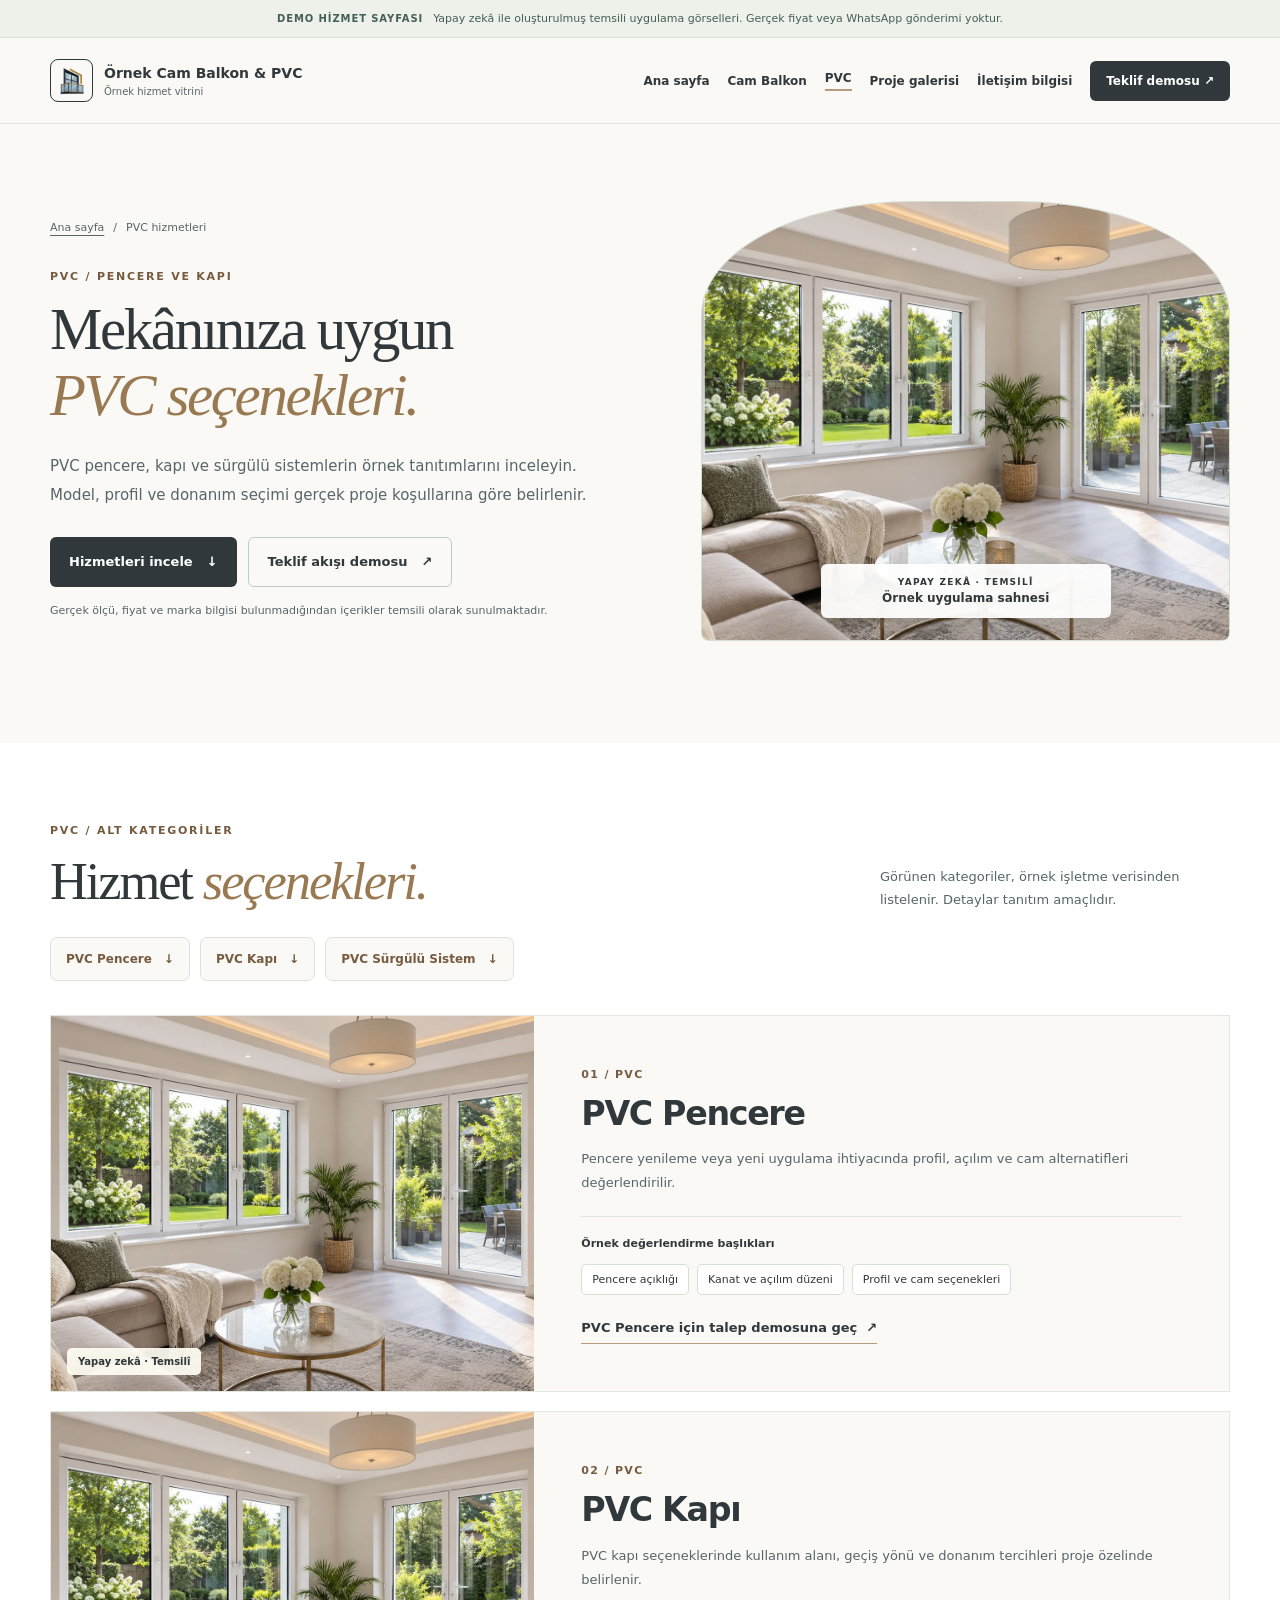
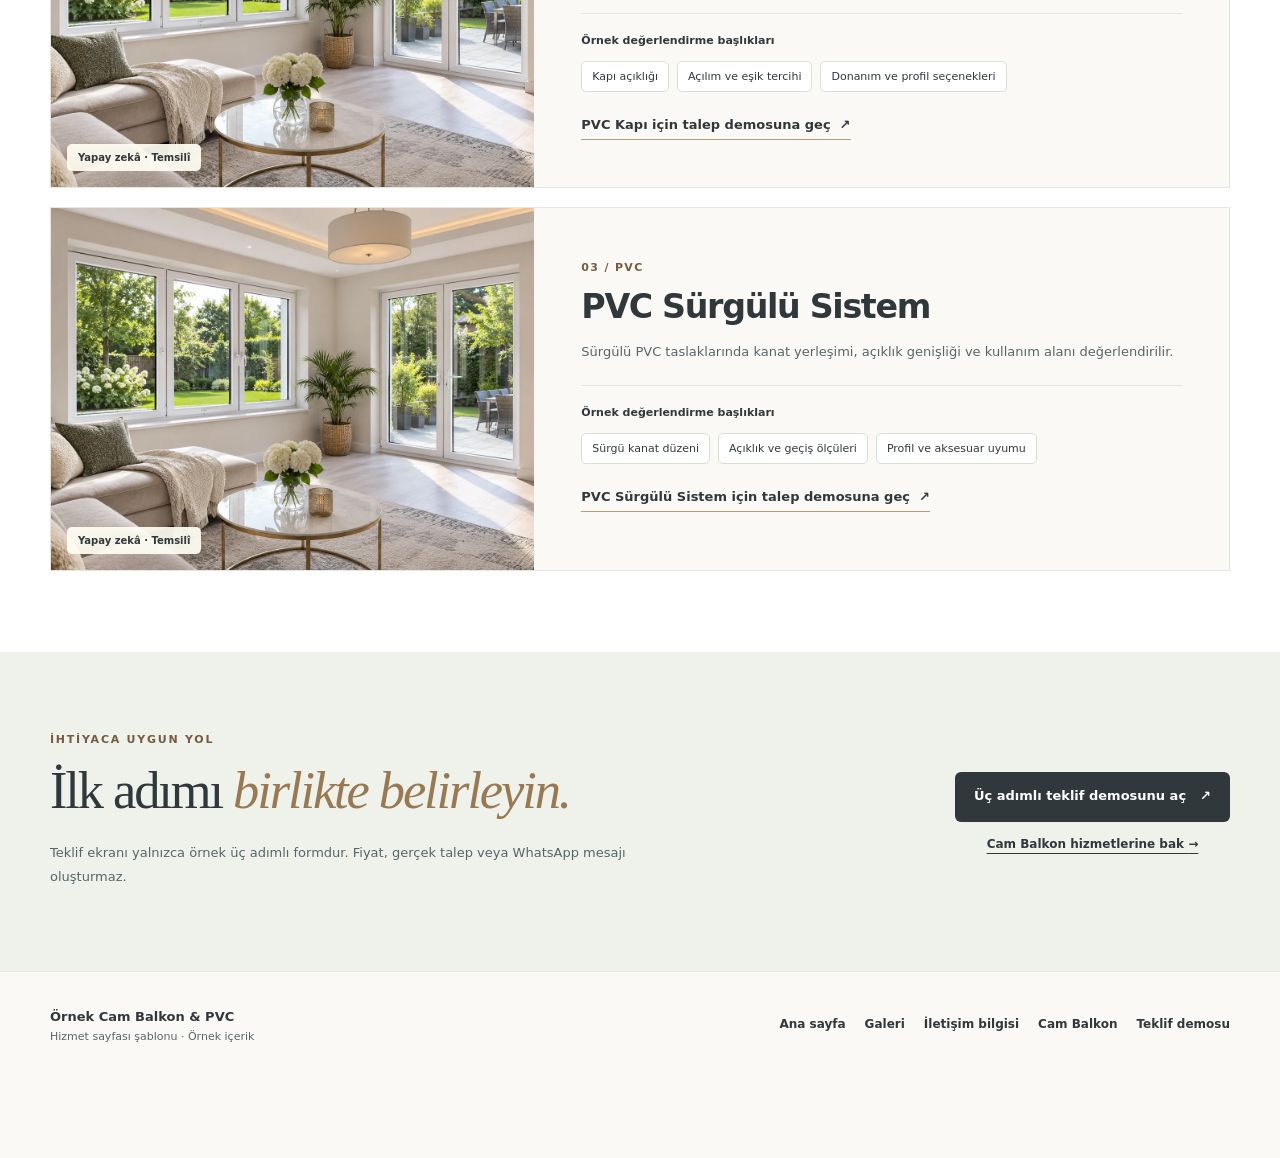
<file: cam-balkon-pvc-tam-test/hizmetler/pvc/index.html>
<!DOCTYPE html><html lang="tr" data-palette="antrasit"><head><meta charset="UTF-8"><meta name="viewport" content="width=device-width, initial-scale=1"><meta name="description" content="PVC pencere, kapı ve sürgülü sistemlerin örnek tanıtımlarını inceleyin. Model, profil ve donanım seçimi gerçek proje koşullarına göre belirlenir. Örnek içerik, gerçek fiyat veya işletme bilgisi içermez."><meta name="robots" content="noindex,nofollow"><meta name="color-scheme" content="light"><link rel="icon" type="image/png" href="/cam-balkon-pvc-tam-test/images/demo/logo-isaret.png"><title>PVC Hizmetleri | Örnek Cam Balkon &amp; PVC</title><link rel="stylesheet" href="/cam-balkon-pvc-tam-test/_astro/customer-links.BP3BQmaM.css"><link rel="stylesheet" href="/cam-balkon-pvc-tam-test/_astro/service-detail.aN3nW5C9.css"></head><body><div class="detail-page" data-service-group="pvc"><div class="detail-demo" role="status"><div class="container"><strong>DEMO HİZMET SAYFASI</strong><span>Yapay zekâ ile oluşturulmuş temsili uygulama görselleri. Gerçek fiyat veya WhatsApp gönderimi yoktur.</span></div></div><header class="detail-header"><div class="container detail-header-inner"><a class="detail-brand" href="/cam-balkon-pvc-tam-test/"><span class="detail-brand-mark" aria-hidden="true"><img data-site-image="logo" src="/cam-balkon-pvc-tam-test/images/demo/logo-isaret.png" alt="" width="36" height="36"></span><span><strong data-site-field="name">Örnek Cam Balkon &amp; PVC</strong><small>Örnek hizmet vitrini</small></span></a><nav class="detail-menu" aria-label="Müşteri sayfaları"><a href="/cam-balkon-pvc-tam-test/">Ana sayfa</a><a data-service-kind-link="cam-balkon" href="/cam-balkon-pvc-tam-test/hizmetler/cam-balkon/">Cam Balkon</a><a data-service-kind-link="pvc" href="/cam-balkon-pvc-tam-test/hizmetler/pvc/" aria-current="page">PVC</a><a href="/cam-balkon-pvc-tam-test/projeler/">Proje galerisi</a><a href="/cam-balkon-pvc-tam-test/#iletisim">İletişim bilgisi</a><a data-site-quote-link class="detail-header-cta" href="/cam-balkon-pvc-tam-test/teklif/">Teklif demosu <span aria-hidden="true">↗</span></a></nav></div></header><main id="icerik"><section class="detail-hero" aria-labelledby="detail-title"><div class="container detail-hero-grid"><div class="detail-hero-copy"><nav class="detail-breadcrumb" aria-label="Sayfa yolu"><a href="/cam-balkon-pvc-tam-test/">Ana sayfa</a><span aria-hidden="true">/</span><span>PVC hizmetleri</span></nav><p class="detail-eyebrow">PVC / PENCERE VE KAPI</p><h1 id="detail-title">Mekânınıza uygun<br><em>PVC seçenekleri.</em></h1><p class="detail-hero-lead">PVC pencere, kapı ve sürgülü sistemlerin örnek tanıtımlarını inceleyin. Model, profil ve donanım seçimi gerçek proje koşullarına göre belirlenir.</p><div class="detail-actions"><a class="detail-button detail-button-primary" href="#hizmet-secenekleri">Hizmetleri incele <span aria-hidden="true">↓</span></a><a class="detail-button detail-button-outline" data-site-quote-link href="/cam-balkon-pvc-tam-test/teklif/">Teklif akışı demosu <span aria-hidden="true">↗</span></a></div><p class="detail-helper">Gerçek ölçü, fiyat ve marka bilgisi bulunmadığından içerikler temsili olarak sunulmaktadır.</p></div><div class="detail-hero-visual detail-hero-visual--pvc" role="img" aria-label="PVC pencere görseli için temsili alan"><img class="detail-hero-photo" src="/cam-balkon-pvc-tam-test/images/demo/pvc-pencere.webp" alt="" width="1448" height="1086"><div class="detail-hero-photo-warning"><span>YAPAY ZEKÂ · TEMSİLÎ</span><strong>Örnek uygulama sahnesi</strong></div></div></div></section><section id="hizmet-secenekleri" class="detail-services" aria-labelledby="detail-services-heading"><div class="container"><div class="detail-section-heading"><div><p class="detail-eyebrow">PVC / ALT KATEGORİLER</p><h2 id="detail-services-heading">Hizmet <em>seçenekleri.</em></h2></div><p>Görünen kategoriler, örnek işletme verisinden listelenir. Detaylar tanıtım amaçlıdır.</p></div><nav class="detail-category-nav" aria-label="Hizmet kategorilerine git"><a data-service-id="pvc-pencere" href="#pvc-pencere"><span data-service-name>PVC Pencere</span> <span aria-hidden="true">↓</span></a><a data-service-id="pvc-kapi" href="#pvc-kapi"><span data-service-name>PVC Kapı</span> <span aria-hidden="true">↓</span></a><a data-service-id="pvc-surgu" href="#pvc-surgu"><span data-service-name>PVC Sürgülü Sistem</span> <span aria-hidden="true">↓</span></a></nav><div class="detail-service-list"><article data-service-id="pvc-pencere" class="detail-service-card" id="pvc-pencere" aria-labelledby="title-pvc-pencere"><div class="detail-photo detail-photo--pvc"><img data-service-photo src="/cam-balkon-pvc-tam-test/images/demo/pvc-pencere.webp" width="720" height="520" loading="lazy" alt="PVC Pencere için yapay zekâyla üretilmiş temsili görsel"><span class="detail-photo-demo-label">Yapay zekâ · Temsilî</span></div><div class="detail-service-copy"><span class="detail-card-index">01 / PVC</span><h3 data-service-name id="title-pvc-pencere">PVC Pencere</h3><p data-service-description>Pencere yenileme veya yeni uygulama ihtiyacında profil, açılım ve cam alternatifleri değerlendirilir.</p><div class="detail-considerations"><strong>Örnek değerlendirme başlıkları</strong><ul><li>Pencere açıklığı</li><li>Kanat ve açılım düzeni</li><li>Profil ve cam seçenekleri</li></ul></div><a data-site-quote-link href="/cam-balkon-pvc-tam-test/teklif/" class="detail-text-link">PVC Pencere için talep demosuna geç <span aria-hidden="true">↗</span></a></div></article><article data-service-id="pvc-kapi" class="detail-service-card" id="pvc-kapi" aria-labelledby="title-pvc-kapi"><div class="detail-photo detail-photo--pvc"><img data-service-photo src="/cam-balkon-pvc-tam-test/images/demo/pvc-pencere.webp" width="720" height="520" loading="lazy" alt="PVC Kapı için yapay zekâyla üretilmiş temsili görsel"><span class="detail-photo-demo-label">Yapay zekâ · Temsilî</span></div><div class="detail-service-copy"><span class="detail-card-index">02 / PVC</span><h3 data-service-name id="title-pvc-kapi">PVC Kapı</h3><p data-service-description>PVC kapı seçeneklerinde kullanım alanı, geçiş yönü ve donanım tercihleri proje özelinde belirlenir.</p><div class="detail-considerations"><strong>Örnek değerlendirme başlıkları</strong><ul><li>Kapı açıklığı</li><li>Açılım ve eşik tercihi</li><li>Donanım ve profil seçenekleri</li></ul></div><a data-site-quote-link href="/cam-balkon-pvc-tam-test/teklif/" class="detail-text-link">PVC Kapı için talep demosuna geç <span aria-hidden="true">↗</span></a></div></article><article data-service-id="pvc-surgu" class="detail-service-card" id="pvc-surgu" aria-labelledby="title-pvc-surgu"><div class="detail-photo detail-photo--pvc"><img data-service-photo src="/cam-balkon-pvc-tam-test/images/demo/pvc-pencere.webp" width="720" height="520" loading="lazy" alt="PVC Sürgülü Sistem için yapay zekâyla üretilmiş temsili görsel"><span class="detail-photo-demo-label">Yapay zekâ · Temsilî</span></div><div class="detail-service-copy"><span class="detail-card-index">03 / PVC</span><h3 data-service-name id="title-pvc-surgu">PVC Sürgülü Sistem</h3><p data-service-description>Sürgülü PVC taslaklarında kanat yerleşimi, açıklık genişliği ve kullanım alanı değerlendirilir.</p><div class="detail-considerations"><strong>Örnek değerlendirme başlıkları</strong><ul><li>Sürgü kanat düzeni</li><li>Açıklık ve geçiş ölçüleri</li><li>Profil ve aksesuar uyumu</li></ul></div><a data-site-quote-link href="/cam-balkon-pvc-tam-test/teklif/" class="detail-text-link">PVC Sürgülü Sistem için talep demosuna geç <span aria-hidden="true">↗</span></a></div></article></div></div></section><section class="detail-next" aria-labelledby="detail-next-heading"><div class="container detail-next-grid"><div><p class="detail-eyebrow">İHTİYACA UYGUN YOL</p><h2 id="detail-next-heading">İlk adımı <em>birlikte belirleyin.</em></h2><p>Teklif ekranı yalnızca örnek üç adımlı formdur. Fiyat, gerçek talep veya WhatsApp mesajı oluşturmaz.</p></div><div class="detail-next-actions"><a class="detail-button detail-button-light" data-site-quote-link href="/cam-balkon-pvc-tam-test/teklif/">Üç adımlı teklif demosunu aç <span aria-hidden="true">↗</span></a><a data-service-kind-link="cam-balkon" class="detail-other-link" href="/cam-balkon-pvc-tam-test/hizmetler/cam-balkon/">Cam Balkon hizmetlerine bak <span aria-hidden="true">→</span></a></div></div></section></main><footer class="detail-footer"><div class="container detail-footer-inner"><div><strong data-site-field="name">Örnek Cam Balkon &amp; PVC</strong><p>Hizmet sayfası şablonu · Örnek içerik</p></div><nav aria-label="Detay alt menü"><a href="/cam-balkon-pvc-tam-test/">Ana sayfa</a><a href="/cam-balkon-pvc-tam-test/projeler/">Galeri</a><a href="/cam-balkon-pvc-tam-test/#iletisim">İletişim bilgisi</a><a data-service-kind-link="cam-balkon" href="/cam-balkon-pvc-tam-test/hizmetler/cam-balkon/">Cam Balkon</a><a data-site-quote-link href="/cam-balkon-pvc-tam-test/teklif/">Teklif demosu</a></nav></div></footer><div class="detail-mobile-cta"><a data-site-quote-link href="/cam-balkon-pvc-tam-test/teklif/">Teklif demosunu aç <span aria-hidden="true">↗</span></a></div></div><style>astro-island,astro-slot,astro-static-slot{display:contents}</style><script>(function(){let e=async e=>{await(await e())()};(self.Astro||(self.Astro={})).load=e,window.dispatchEvent(new Event(`astro:load`))})();</script><script>(function(){function e(t){"@babel/helpers - typeof";return e=typeof Symbol==`function`&&typeof Symbol.iterator==`symbol`?function(e){return typeof e}:function(e){return e&&typeof Symbol==`function`&&e.constructor===Symbol&&e!==Symbol.prototype?`symbol`:typeof e},e(t)}function t(t,n){if(e(t)!=`object`||!t)return t;var r;if(typeof Symbol<`u`&&(r=t[Symbol.toPrimitive])!==void 0){var i=r.call(t,n||`default`);if(e(i)!=`object`)return i;throw TypeError(`@@toPrimitive must return a primitive value.`)}return(n===`string`?String:Number)(t)}function n(n){var r=t(n,`string`);return e(r)==`symbol`?r:r+``}function r(e,t,r){return(t=n(t))in e?Object.defineProperty(e,t,{value:r,enumerable:!0,configurable:!0,writable:!0}):e[t]=r,e}let i=/* @__PURE__ */ new Set([`__proto__`,`constructor`,`prototype`]);{let e={0:e=>a(e),1:e=>n(e),2:e=>new RegExp(e),3:e=>new Date(e),4:e=>new Map(n(e)),5:e=>new Set(n(e)),6:e=>BigInt(e),7:e=>new URL(e),8:e=>new Uint8Array(e),9:e=>new Uint16Array(e),10:e=>new Uint32Array(e),11:e=>1/0*e},t=t=>{let[n,r]=t;return n in e?e[n](r):void 0},n=e=>e.map(t),a=e=>typeof e!=`object`||!e?e:Object.fromEntries(Object.entries(e).map(([e,n])=>[e,t(n)]));class o extends HTMLElement{constructor(...e){super(...e),r(this,`Component`,void 0),r(this,`hydrator`,void 0),r(this,`hydrate`,async()=>{var e;if(!this.hydrator||!this.isConnected)return;let t=(e=this.parentElement)==null?void 0:e.closest(`astro-island[ssr]`);if(t){t.addEventListener(`astro:hydrate`,this.hydrate,{once:!0});return}let n=this.querySelectorAll(`astro-slot`),r={},i=this.querySelectorAll(`template[data-astro-template]`);for(let e of i){let t=e.closest(this.tagName);t!=null&&t.isSameNode(this)&&(r[e.getAttribute(`data-astro-template`)||`default`]=e.innerHTML,e.remove())}for(let e of n){let t=e.closest(this.tagName);t!=null&&t.isSameNode(this)&&(r[e.getAttribute(`name`)||`default`]=e.innerHTML)}let o;try{o=this.hasAttribute(`props`)?a(JSON.parse(this.getAttribute(`props`))):{}}catch(e){let t=this.getAttribute(`component-url`)||`<unknown>`,n=this.getAttribute(`component-export`);throw n&&(t+=` (export ${n})`),console.error(`[hydrate] Error parsing props for component ${t}`,this.getAttribute(`props`),e),e}await this.hydrator(this)(this.Component,o,r,{client:this.getAttribute(`client`)}),this.removeAttribute(`ssr`),this.dispatchEvent(new CustomEvent(`astro:hydrate`))}),r(this,`unmount`,()=>{this.isConnected||this.dispatchEvent(new CustomEvent(`astro:unmount`))})}disconnectedCallback(){document.removeEventListener(`astro:after-swap`,this.unmount),document.addEventListener(`astro:after-swap`,this.unmount,{once:!0})}connectedCallback(){if(!this.hasAttribute(`await-children`)||document.readyState===`interactive`||document.readyState===`complete`)this.childrenConnectedCallback();else{let e=()=>{document.removeEventListener(`DOMContentLoaded`,e),t.disconnect(),this.childrenConnectedCallback()},t=new MutationObserver(()=>{var t;((t=this.lastChild)==null?void 0:t.nodeType)===Node.COMMENT_NODE&&this.lastChild.nodeValue===`astro:end`&&(this.lastChild.remove(),e())});t.observe(this,{childList:!0}),document.addEventListener(`DOMContentLoaded`,e)}}async childrenConnectedCallback(){let e=this.getAttribute(`before-hydration-url`);e&&await import(e),this.start()}getRetryImportUrl(e){let t=new URL(e,document.baseURI);return t.searchParams.set(`astro-retry`,Date.now().toString()),t.toString()}async importWithRetry(e){try{return await import(e)}catch(t){return await new Promise(e=>setTimeout(e,1e3)),import(this.getRetryImportUrl(e))}}handleHydrationError(e){let t=this.getAttribute(`component-url`),n=new CustomEvent(`astro:hydration-error`,{cancelable:!0,bubbles:!0,composed:!0,detail:{error:e,componentUrl:t}});this.dispatchEvent(n)&&console.error(`[astro-island] Error hydrating ${t}`,e)}async start(){let e=JSON.parse(this.getAttribute(`opts`)),t=this.getAttribute(`client`);if(Astro[t]===void 0)window.addEventListener(`astro:${t}`,()=>this.start(),{once:!0});else try{await Astro[t](async()=>{let e=this.getAttribute(`renderer-url`);try{let[t,{default:n}]=await Promise.all([this.importWithRetry(this.getAttribute(`component-url`)),e?this.importWithRetry(e):Promise.resolve({default:()=>()=>{}})]),r=this.getAttribute(`component-export`)||`default`;if(r.includes(`.`)){this.Component=t;for(let e of r.split(`.`)){if(i.has(e)||!this.Component||typeof this.Component!=`object`&&typeof this.Component!=`function`||!Object.hasOwn(this.Component,e))throw Error(`Invalid component export path: ${r}`);this.Component=this.Component[e]}}else{if(i.has(r))throw Error(`Invalid component export path: ${r}`);this.Component=t[r]}return this.hydrator=n,this.hydrate}catch(e){return this.handleHydrationError(e),()=>{}}},e,this)}catch(e){this.handleHydrationError(e)}}attributeChangedCallback(){this.hydrate()}}r(o,`observedAttributes`,[`props`]),customElements.get(`astro-island`)||customElements.define(`astro-island`,o)}})();</script><astro-island uid="UYs45" prefix="r1" component-url="/cam-balkon-pvc-tam-test/_astro/CustomerSiteSettings.eejm4pBX.js" component-export="default" renderer-url="/cam-balkon-pvc-tam-test/_astro/client.CzWaolnw.js" props="{}" ssr client="load" opts="{&quot;name&quot;:&quot;CustomerSiteSettings&quot;,&quot;value&quot;:true}"></astro-island></body></html>
</file>
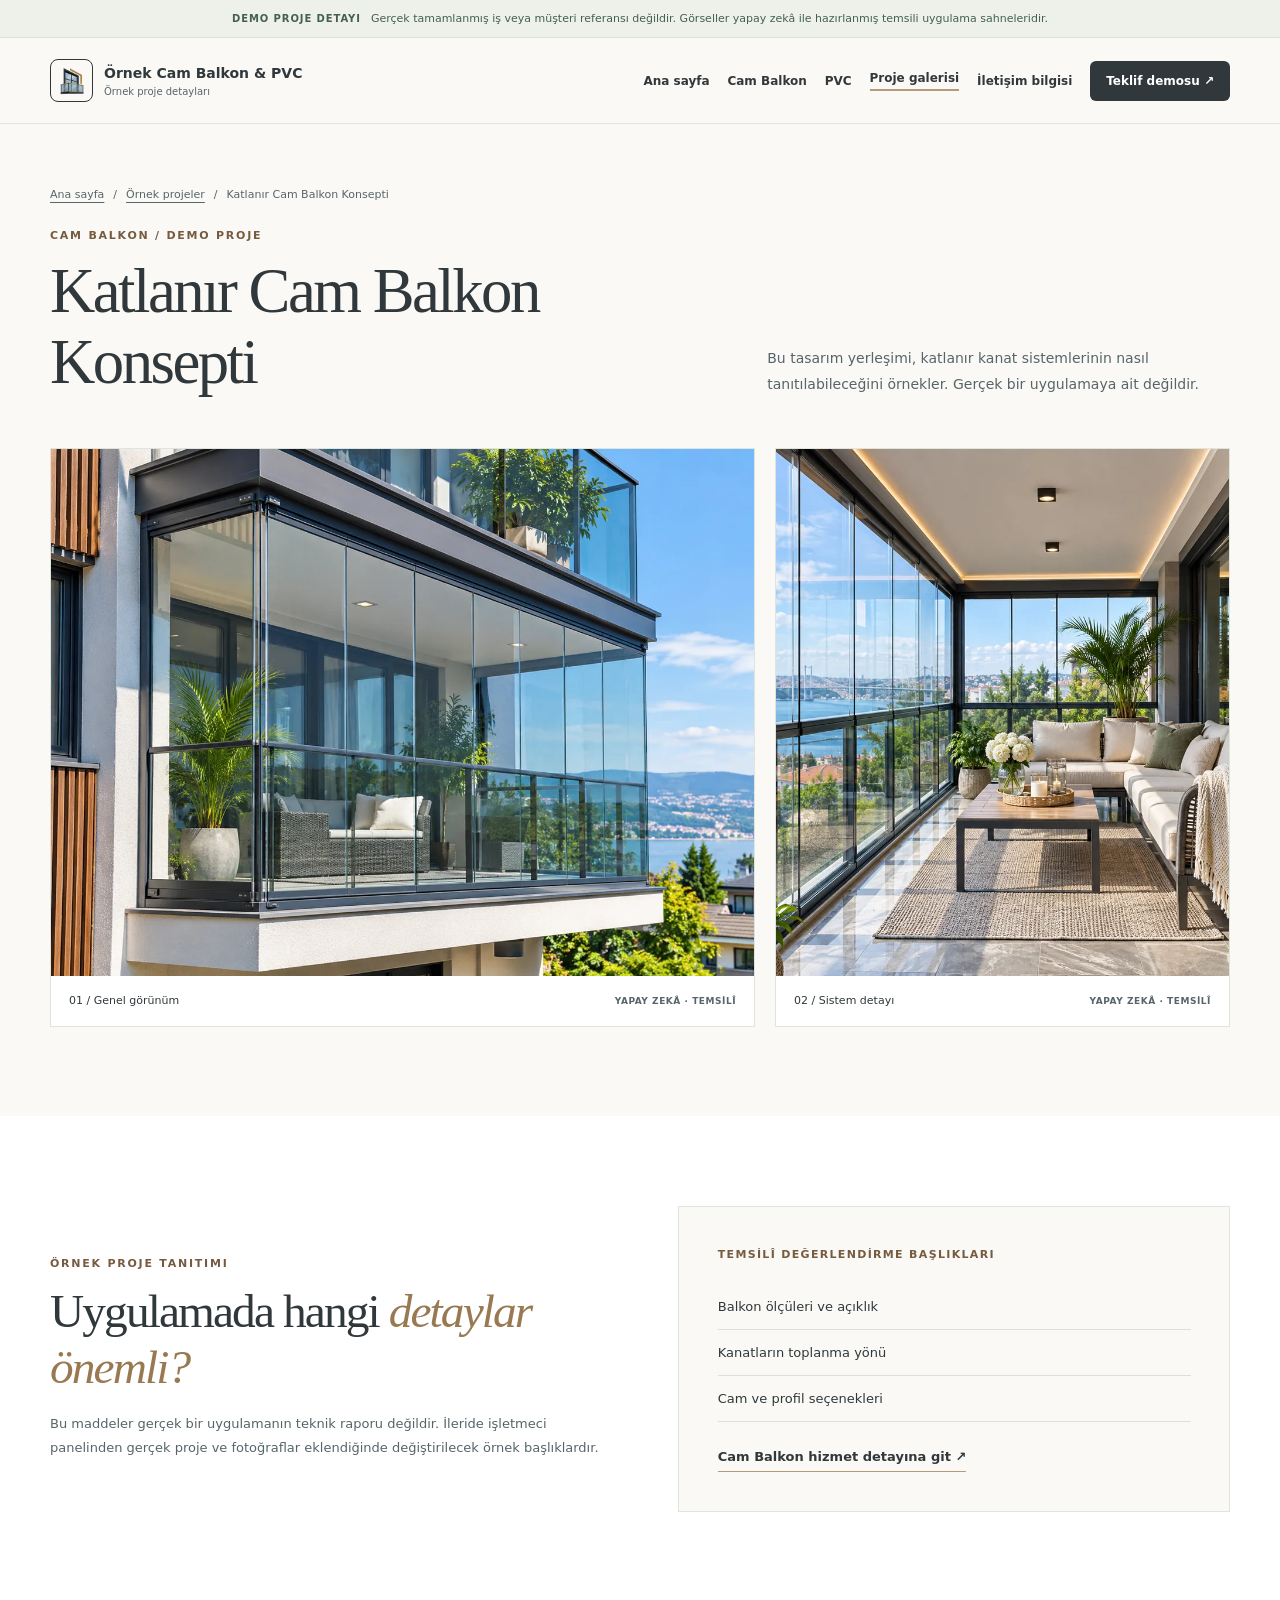
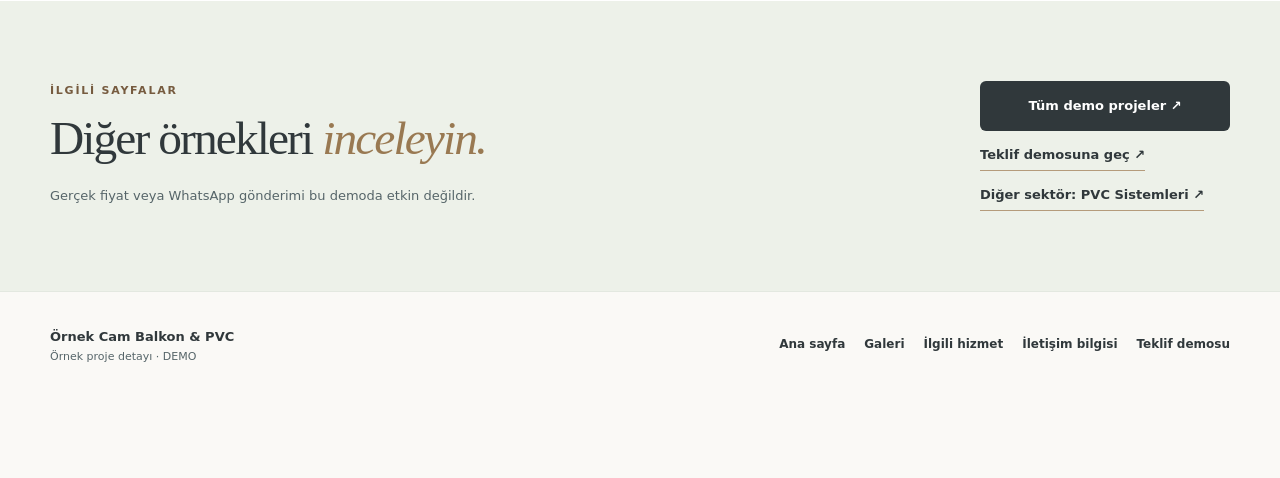
<file: cam-balkon-pvc-tam-test/projeler/katlanir-balkon-konsepti/index.html>
<!DOCTYPE html><html lang="tr" data-palette="antrasit"><head><meta charset="UTF-8"><meta name="viewport" content="width=device-width, initial-scale=1"><meta name="description" content="Katlanır kanatlı bir balkon için örnek vitrin düzeni. Bu örnek kurgusal projedir, gerçek referans değildir."><meta name="robots" content="noindex,nofollow"><meta name="color-scheme" content="light"><link rel="icon" type="image/png" href="/cam-balkon-pvc-tam-test/images/demo/logo-isaret.png"><title>Katlanır Cam Balkon Konsepti (DEMO) | Örnek Cam Balkon &amp; PVC</title><link rel="stylesheet" href="/cam-balkon-pvc-tam-test/_astro/customer-links.BP3BQmaM.css"><link rel="stylesheet" href="/cam-balkon-pvc-tam-test/_astro/service-detail.aN3nW5C9.css"><link rel="stylesheet" href="/cam-balkon-pvc-tam-test/_astro/project-gallery.DUrAS9hS.css"></head><body><div class="detail-page pg-page pg-project-detail" data-project-kind="cam-balkon"><div class="detail-demo" role="status"><div class="container"><strong>DEMO PROJE DETAYI</strong><span>Gerçek tamamlanmış iş veya müşteri referansı değildir. Görseller yapay zekâ ile hazırlanmış temsili uygulama sahneleridir.</span></div></div><header class="detail-header"><div class="container detail-header-inner"><a class="detail-brand" href="/cam-balkon-pvc-tam-test/"><span class="detail-brand-mark" aria-hidden="true"><img data-site-image="logo" src="/cam-balkon-pvc-tam-test/images/demo/logo-isaret.png" alt="" width="36" height="36"></span><span><strong data-site-field="name">Örnek Cam Balkon &amp; PVC</strong><small>Örnek proje detayları</small></span></a><nav class="detail-menu" aria-label="Müşteri sayfaları"><a href="/cam-balkon-pvc-tam-test/">Ana sayfa</a><a data-service-kind-link="cam-balkon" href="/cam-balkon-pvc-tam-test/hizmetler/cam-balkon/">Cam Balkon</a><a data-service-kind-link="pvc" href="/cam-balkon-pvc-tam-test/hizmetler/pvc/">PVC</a><a href="/cam-balkon-pvc-tam-test/projeler/" aria-current="page">Proje galerisi</a><a href="/cam-balkon-pvc-tam-test/#iletisim">İletişim bilgisi</a><a data-site-quote-link class="detail-header-cta" href="/cam-balkon-pvc-tam-test/teklif/">Teklif demosu <span aria-hidden="true">↗</span></a></nav></div></header><main><section class="pg-detail-intro" aria-labelledby="pg-detail-title"><div class="container"><nav class="detail-breadcrumb" aria-label="Sayfa yolu"><a href="/cam-balkon-pvc-tam-test/">Ana sayfa</a><span aria-hidden="true">/</span><a href="/cam-balkon-pvc-tam-test/projeler/">Örnek projeler</a><span aria-hidden="true">/</span><span>Katlanır Cam Balkon Konsepti</span></nav><div class="pg-detail-title-grid"><div><p class="detail-eyebrow">CAM BALKON / DEMO PROJE</p><h1 id="pg-detail-title">Katlanır Cam Balkon Konsepti</h1></div><p>Bu tasarım yerleşimi, katlanır kanat sistemlerinin nasıl tanıtılabileceğini örnekler. Gerçek bir uygulamaya ait değildir.</p></div></div></section><section class="pg-detail-photos" aria-label="Örnek fotoğraf alanları"><div class="container pg-photo-grid"><figure class="pg-photo pg-photo--large"><img src="/cam-balkon-pvc-tam-test/images/demo/cam-balkon-dis-cephe.webp" alt="Katlanır cam balkon genel görünümü için yapay zekâyla oluşturulmuş temsili görsel" loading="eager" width="960" height="720"><figcaption><span>01 / Genel görünüm</span><strong>YAPAY ZEKÂ · TEMSİLÎ</strong></figcaption></figure><figure class="pg-photo"><img src="/cam-balkon-pvc-tam-test/images/demo/cam-balkon-kis-bahcesi.webp" alt="Katlanır cam balkon sistem detayı için yapay zekâyla oluşturulmuş temsili görsel" loading="lazy" width="960" height="720"><figcaption><span>02 / Sistem detayı</span><strong>YAPAY ZEKÂ · TEMSİLÎ</strong></figcaption></figure></div></section><section class="pg-detail-info" aria-labelledby="pg-detail-info-heading"><div class="container pg-info-grid"><div><p class="detail-eyebrow">ÖRNEK PROJE TANITIMI</p><h2 id="pg-detail-info-heading">Uygulamada hangi <em>detaylar önemli?</em></h2><p>Bu maddeler gerçek bir uygulamanın teknik raporu değildir. İleride işletmeci panelinden gerçek proje ve fotoğraflar eklendiğinde değiştirilecek örnek başlıklardır.</p></div><div class="pg-info-panel"><p class="pg-info-label">TEMSİLÎ DEĞERLENDİRME BAŞLIKLARI</p><ul><li>Balkon ölçüleri ve açıklık</li><li>Kanatların toplanma yönü</li><li>Cam ve profil seçenekleri</li></ul><a class="pg-inline-link" href="/cam-balkon-pvc-tam-test/hizmetler/cam-balkon/#katlanir-cam-balkon">Cam Balkon hizmet detayına git ↗</a></div></div></section><section class="pg-bottom" aria-labelledby="pg-detail-end-heading"><div class="container pg-bottom-inner"><div><p class="detail-eyebrow">İLGİLİ SAYFALAR</p><h2 id="pg-detail-end-heading">Diğer örnekleri <em>inceleyin.</em></h2><p>Gerçek fiyat veya WhatsApp gönderimi bu demoda etkin değildir.</p></div><div class="pg-end-links"><a class="detail-button detail-button-primary" href="/cam-balkon-pvc-tam-test/projeler/">Tüm demo projeler ↗</a><a class="pg-inline-link" href="/cam-balkon-pvc-tam-test/teklif/">Teklif demosuna geç ↗</a><a class="pg-inline-link" href="/cam-balkon-pvc-tam-test/projeler/pvc-pencere-konsepti/">Diğer sektör: PVC Sistemleri ↗</a></div></div></section></main><footer class="detail-footer"><div class="container detail-footer-inner"><div><strong>Örnek Cam Balkon &amp; PVC</strong><p>Örnek proje detayı · DEMO</p></div><nav aria-label="Proje detayı alt menü"><a href="/cam-balkon-pvc-tam-test/">Ana sayfa</a><a href="/cam-balkon-pvc-tam-test/projeler/">Galeri</a><a href="/cam-balkon-pvc-tam-test/hizmetler/cam-balkon/#katlanir-cam-balkon">İlgili hizmet</a><a href="/cam-balkon-pvc-tam-test/#iletisim">İletişim bilgisi</a><a href="/cam-balkon-pvc-tam-test/teklif/">Teklif demosu</a></nav></div></footer><div class="detail-mobile-cta"><a href="/cam-balkon-pvc-tam-test/teklif/">Teklif demosunu aç <span aria-hidden="true">↗</span></a></div></div><style>astro-island,astro-slot,astro-static-slot{display:contents}</style><script>(function(){let e=async e=>{await(await e())()};(self.Astro||(self.Astro={})).load=e,window.dispatchEvent(new Event(`astro:load`))})();</script><script>(function(){function e(t){"@babel/helpers - typeof";return e=typeof Symbol==`function`&&typeof Symbol.iterator==`symbol`?function(e){return typeof e}:function(e){return e&&typeof Symbol==`function`&&e.constructor===Symbol&&e!==Symbol.prototype?`symbol`:typeof e},e(t)}function t(t,n){if(e(t)!=`object`||!t)return t;var r;if(typeof Symbol<`u`&&(r=t[Symbol.toPrimitive])!==void 0){var i=r.call(t,n||`default`);if(e(i)!=`object`)return i;throw TypeError(`@@toPrimitive must return a primitive value.`)}return(n===`string`?String:Number)(t)}function n(n){var r=t(n,`string`);return e(r)==`symbol`?r:r+``}function r(e,t,r){return(t=n(t))in e?Object.defineProperty(e,t,{value:r,enumerable:!0,configurable:!0,writable:!0}):e[t]=r,e}let i=/* @__PURE__ */ new Set([`__proto__`,`constructor`,`prototype`]);{let e={0:e=>a(e),1:e=>n(e),2:e=>new RegExp(e),3:e=>new Date(e),4:e=>new Map(n(e)),5:e=>new Set(n(e)),6:e=>BigInt(e),7:e=>new URL(e),8:e=>new Uint8Array(e),9:e=>new Uint16Array(e),10:e=>new Uint32Array(e),11:e=>1/0*e},t=t=>{let[n,r]=t;return n in e?e[n](r):void 0},n=e=>e.map(t),a=e=>typeof e!=`object`||!e?e:Object.fromEntries(Object.entries(e).map(([e,n])=>[e,t(n)]));class o extends HTMLElement{constructor(...e){super(...e),r(this,`Component`,void 0),r(this,`hydrator`,void 0),r(this,`hydrate`,async()=>{var e;if(!this.hydrator||!this.isConnected)return;let t=(e=this.parentElement)==null?void 0:e.closest(`astro-island[ssr]`);if(t){t.addEventListener(`astro:hydrate`,this.hydrate,{once:!0});return}let n=this.querySelectorAll(`astro-slot`),r={},i=this.querySelectorAll(`template[data-astro-template]`);for(let e of i){let t=e.closest(this.tagName);t!=null&&t.isSameNode(this)&&(r[e.getAttribute(`data-astro-template`)||`default`]=e.innerHTML,e.remove())}for(let e of n){let t=e.closest(this.tagName);t!=null&&t.isSameNode(this)&&(r[e.getAttribute(`name`)||`default`]=e.innerHTML)}let o;try{o=this.hasAttribute(`props`)?a(JSON.parse(this.getAttribute(`props`))):{}}catch(e){let t=this.getAttribute(`component-url`)||`<unknown>`,n=this.getAttribute(`component-export`);throw n&&(t+=` (export ${n})`),console.error(`[hydrate] Error parsing props for component ${t}`,this.getAttribute(`props`),e),e}await this.hydrator(this)(this.Component,o,r,{client:this.getAttribute(`client`)}),this.removeAttribute(`ssr`),this.dispatchEvent(new CustomEvent(`astro:hydrate`))}),r(this,`unmount`,()=>{this.isConnected||this.dispatchEvent(new CustomEvent(`astro:unmount`))})}disconnectedCallback(){document.removeEventListener(`astro:after-swap`,this.unmount),document.addEventListener(`astro:after-swap`,this.unmount,{once:!0})}connectedCallback(){if(!this.hasAttribute(`await-children`)||document.readyState===`interactive`||document.readyState===`complete`)this.childrenConnectedCallback();else{let e=()=>{document.removeEventListener(`DOMContentLoaded`,e),t.disconnect(),this.childrenConnectedCallback()},t=new MutationObserver(()=>{var t;((t=this.lastChild)==null?void 0:t.nodeType)===Node.COMMENT_NODE&&this.lastChild.nodeValue===`astro:end`&&(this.lastChild.remove(),e())});t.observe(this,{childList:!0}),document.addEventListener(`DOMContentLoaded`,e)}}async childrenConnectedCallback(){let e=this.getAttribute(`before-hydration-url`);e&&await import(e),this.start()}getRetryImportUrl(e){let t=new URL(e,document.baseURI);return t.searchParams.set(`astro-retry`,Date.now().toString()),t.toString()}async importWithRetry(e){try{return await import(e)}catch(t){return await new Promise(e=>setTimeout(e,1e3)),import(this.getRetryImportUrl(e))}}handleHydrationError(e){let t=this.getAttribute(`component-url`),n=new CustomEvent(`astro:hydration-error`,{cancelable:!0,bubbles:!0,composed:!0,detail:{error:e,componentUrl:t}});this.dispatchEvent(n)&&console.error(`[astro-island] Error hydrating ${t}`,e)}async start(){let e=JSON.parse(this.getAttribute(`opts`)),t=this.getAttribute(`client`);if(Astro[t]===void 0)window.addEventListener(`astro:${t}`,()=>this.start(),{once:!0});else try{await Astro[t](async()=>{let e=this.getAttribute(`renderer-url`);try{let[t,{default:n}]=await Promise.all([this.importWithRetry(this.getAttribute(`component-url`)),e?this.importWithRetry(e):Promise.resolve({default:()=>()=>{}})]),r=this.getAttribute(`component-export`)||`default`;if(r.includes(`.`)){this.Component=t;for(let e of r.split(`.`)){if(i.has(e)||!this.Component||typeof this.Component!=`object`&&typeof this.Component!=`function`||!Object.hasOwn(this.Component,e))throw Error(`Invalid component export path: ${r}`);this.Component=this.Component[e]}}else{if(i.has(r))throw Error(`Invalid component export path: ${r}`);this.Component=t[r]}return this.hydrator=n,this.hydrate}catch(e){return this.handleHydrationError(e),()=>{}}},e,this)}catch(e){this.handleHydrationError(e)}}attributeChangedCallback(){this.hydrate()}}r(o,`observedAttributes`,[`props`]),customElements.get(`astro-island`)||customElements.define(`astro-island`,o)}})();</script><astro-island uid="UYs45" prefix="r1" component-url="/cam-balkon-pvc-tam-test/_astro/CustomerSiteSettings.eejm4pBX.js" component-export="default" renderer-url="/cam-balkon-pvc-tam-test/_astro/client.CzWaolnw.js" props="{}" ssr client="load" opts="{&quot;name&quot;:&quot;CustomerSiteSettings&quot;,&quot;value&quot;:true}"></astro-island></body></html><script type="module" src="/cam-balkon-pvc-tam-test/_astro/index.astro_astro_type_script_index_0_lang.CozNMEVY.js"></script>
</file>
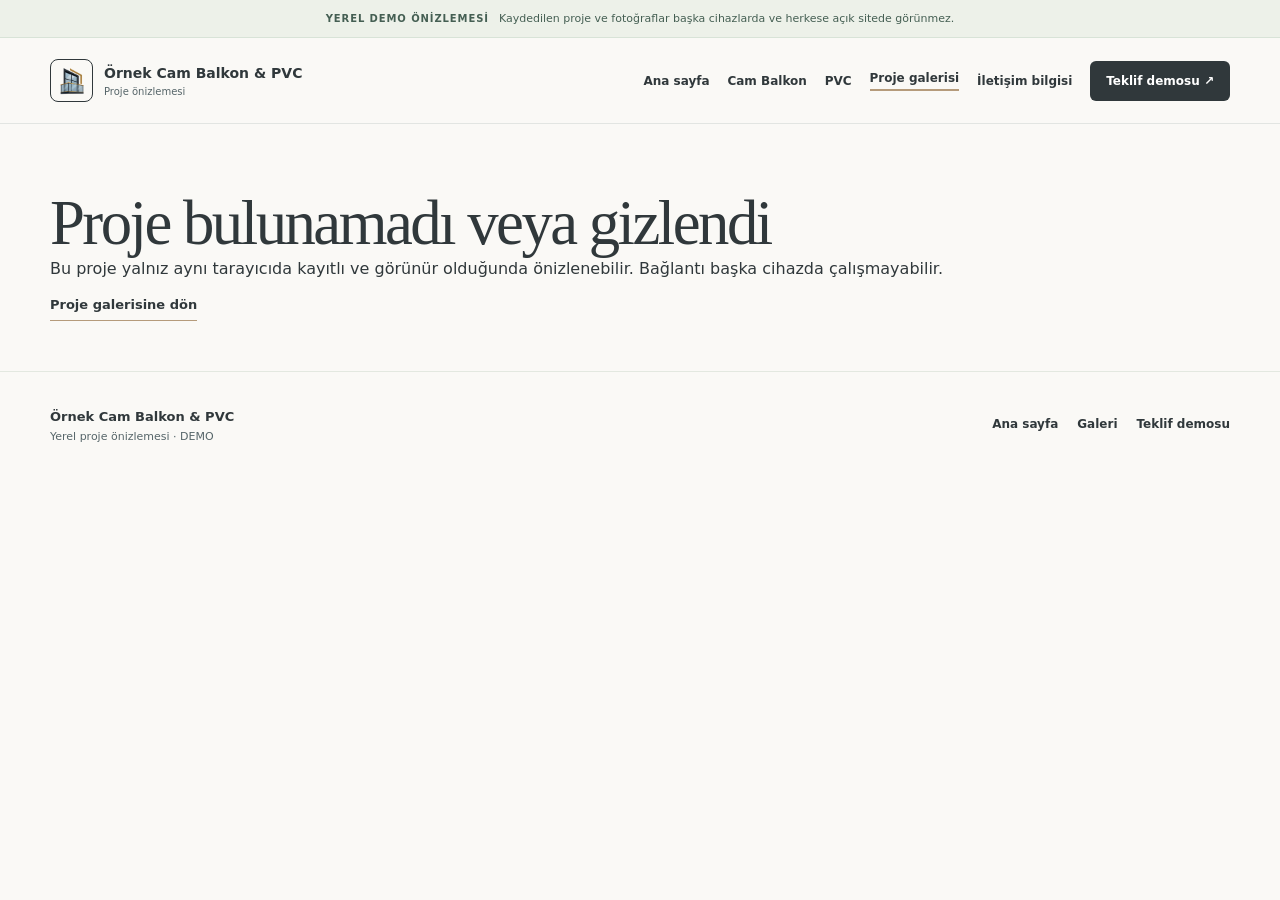
<file: cam-balkon-pvc-tam-test/projeler/onizleme/index.html>
<!DOCTYPE html><html lang="tr" data-palette="antrasit"><head><meta charset="UTF-8"><meta name="viewport" content="width=device-width, initial-scale=1"><meta name="description" content="Yalnızca bu tarayıcıdaki demo proje önizlemesi. Gerçek müşteri referansı değildir."><meta name="robots" content="noindex,nofollow"><meta name="color-scheme" content="light"><link rel="icon" type="image/png" href="/cam-balkon-pvc-tam-test/images/demo/logo-isaret.png"><title>Proje Önizlemesi (DEMO) | Örnek Cam Balkon &amp; PVC</title><link rel="stylesheet" href="/cam-balkon-pvc-tam-test/_astro/customer-links.BP3BQmaM.css"><link rel="stylesheet" href="/cam-balkon-pvc-tam-test/_astro/service-detail.aN3nW5C9.css"><link rel="stylesheet" href="/cam-balkon-pvc-tam-test/_astro/project-gallery.DUrAS9hS.css"><style>.pg-preview-note,.pg-preview-alert,.pg-preview-empty{color:var(--ink);background:#eef3ed;border:1px solid #d5ded6;border-radius:6px;margin:0 0 22px;padding:12px 16px;font-size:13px;line-height:1.6}.pg-preview-alert{background:#fff5e9;border-color:#e8cba6}.pg-preview-empty{background:#f4f6f3}.project-preview-empty{text-align:center;background:linear-gradient(140deg,#dce6de,#adcac5);place-items:center;width:100%;height:100%;min-height:230px;display:grid}.project-preview-empty span{color:var(--ink);background:#fffefae6;padding:12px;font-size:12px;font-weight:750}.pg-photo-view{flex:1;min-height:290px;display:flex;position:relative;overflow:hidden}.pg-photo-view img{object-fit:cover;flex:1;width:100%;height:100%;display:block}.pg-photo-view .pg-illustration{flex:1;min-height:290px;position:relative}.pg-photo--large .pg-photo-view{min-height:450px}@media (width<=960px){.pg-photo--large .pg-photo-view{min-height:340px}}@media (width<=760px){.pg-photo-view,.pg-photo--large .pg-photo-view{min-height:265px}.pg-preview-note,.pg-preview-alert,.pg-preview-empty{font-size:12px}}
</style></head><body><div class="detail-page pg-page"><div class="detail-demo" role="status"><div class="container"><strong>YEREL DEMO ÖNİZLEMESİ</strong><span>Kaydedilen proje ve fotoğraflar başka cihazlarda ve herkese açık sitede görünmez.</span></div></div><header class="detail-header"><div class="container detail-header-inner"><a class="detail-brand" href="/cam-balkon-pvc-tam-test/"><span class="detail-brand-mark" aria-hidden="true"><img data-site-image="logo" src="/cam-balkon-pvc-tam-test/images/demo/logo-isaret.png" alt="" width="36" height="36"></span><span><strong data-site-field="name">Örnek Cam Balkon &amp; PVC</strong><small>Proje önizlemesi</small></span></a><nav class="detail-menu" aria-label="Müşteri sayfaları"><a href="/cam-balkon-pvc-tam-test/">Ana sayfa</a><a data-service-kind-link="cam-balkon" href="/cam-balkon-pvc-tam-test/hizmetler/cam-balkon/">Cam Balkon</a><a data-service-kind-link="pvc" href="/cam-balkon-pvc-tam-test/hizmetler/pvc/">PVC</a><a href="/cam-balkon-pvc-tam-test/projeler/" aria-current="page">Proje galerisi</a><a href="/cam-balkon-pvc-tam-test/#iletisim">İletişim bilgisi</a><a data-site-quote-link class="detail-header-cta" href="/cam-balkon-pvc-tam-test/teklif/">Teklif demosu <span aria-hidden="true">↗</span></a></nav></div></header><style>astro-island,astro-slot,astro-static-slot{display:contents}</style><script>(function(){let e=async e=>{await(await e())()};(self.Astro||(self.Astro={})).load=e,window.dispatchEvent(new Event(`astro:load`))})();</script><script>(function(){function e(t){"@babel/helpers - typeof";return e=typeof Symbol==`function`&&typeof Symbol.iterator==`symbol`?function(e){return typeof e}:function(e){return e&&typeof Symbol==`function`&&e.constructor===Symbol&&e!==Symbol.prototype?`symbol`:typeof e},e(t)}function t(t,n){if(e(t)!=`object`||!t)return t;var r;if(typeof Symbol<`u`&&(r=t[Symbol.toPrimitive])!==void 0){var i=r.call(t,n||`default`);if(e(i)!=`object`)return i;throw TypeError(`@@toPrimitive must return a primitive value.`)}return(n===`string`?String:Number)(t)}function n(n){var r=t(n,`string`);return e(r)==`symbol`?r:r+``}function r(e,t,r){return(t=n(t))in e?Object.defineProperty(e,t,{value:r,enumerable:!0,configurable:!0,writable:!0}):e[t]=r,e}let i=/* @__PURE__ */ new Set([`__proto__`,`constructor`,`prototype`]);{let e={0:e=>a(e),1:e=>n(e),2:e=>new RegExp(e),3:e=>new Date(e),4:e=>new Map(n(e)),5:e=>new Set(n(e)),6:e=>BigInt(e),7:e=>new URL(e),8:e=>new Uint8Array(e),9:e=>new Uint16Array(e),10:e=>new Uint32Array(e),11:e=>1/0*e},t=t=>{let[n,r]=t;return n in e?e[n](r):void 0},n=e=>e.map(t),a=e=>typeof e!=`object`||!e?e:Object.fromEntries(Object.entries(e).map(([e,n])=>[e,t(n)]));class o extends HTMLElement{constructor(...e){super(...e),r(this,`Component`,void 0),r(this,`hydrator`,void 0),r(this,`hydrate`,async()=>{var e;if(!this.hydrator||!this.isConnected)return;let t=(e=this.parentElement)==null?void 0:e.closest(`astro-island[ssr]`);if(t){t.addEventListener(`astro:hydrate`,this.hydrate,{once:!0});return}let n=this.querySelectorAll(`astro-slot`),r={},i=this.querySelectorAll(`template[data-astro-template]`);for(let e of i){let t=e.closest(this.tagName);t!=null&&t.isSameNode(this)&&(r[e.getAttribute(`data-astro-template`)||`default`]=e.innerHTML,e.remove())}for(let e of n){let t=e.closest(this.tagName);t!=null&&t.isSameNode(this)&&(r[e.getAttribute(`name`)||`default`]=e.innerHTML)}let o;try{o=this.hasAttribute(`props`)?a(JSON.parse(this.getAttribute(`props`))):{}}catch(e){let t=this.getAttribute(`component-url`)||`<unknown>`,n=this.getAttribute(`component-export`);throw n&&(t+=` (export ${n})`),console.error(`[hydrate] Error parsing props for component ${t}`,this.getAttribute(`props`),e),e}await this.hydrator(this)(this.Component,o,r,{client:this.getAttribute(`client`)}),this.removeAttribute(`ssr`),this.dispatchEvent(new CustomEvent(`astro:hydrate`))}),r(this,`unmount`,()=>{this.isConnected||this.dispatchEvent(new CustomEvent(`astro:unmount`))})}disconnectedCallback(){document.removeEventListener(`astro:after-swap`,this.unmount),document.addEventListener(`astro:after-swap`,this.unmount,{once:!0})}connectedCallback(){if(!this.hasAttribute(`await-children`)||document.readyState===`interactive`||document.readyState===`complete`)this.childrenConnectedCallback();else{let e=()=>{document.removeEventListener(`DOMContentLoaded`,e),t.disconnect(),this.childrenConnectedCallback()},t=new MutationObserver(()=>{var t;((t=this.lastChild)==null?void 0:t.nodeType)===Node.COMMENT_NODE&&this.lastChild.nodeValue===`astro:end`&&(this.lastChild.remove(),e())});t.observe(this,{childList:!0}),document.addEventListener(`DOMContentLoaded`,e)}}async childrenConnectedCallback(){let e=this.getAttribute(`before-hydration-url`);e&&await import(e),this.start()}getRetryImportUrl(e){let t=new URL(e,document.baseURI);return t.searchParams.set(`astro-retry`,Date.now().toString()),t.toString()}async importWithRetry(e){try{return await import(e)}catch(t){return await new Promise(e=>setTimeout(e,1e3)),import(this.getRetryImportUrl(e))}}handleHydrationError(e){let t=this.getAttribute(`component-url`),n=new CustomEvent(`astro:hydration-error`,{cancelable:!0,bubbles:!0,composed:!0,detail:{error:e,componentUrl:t}});this.dispatchEvent(n)&&console.error(`[astro-island] Error hydrating ${t}`,e)}async start(){let e=JSON.parse(this.getAttribute(`opts`)),t=this.getAttribute(`client`);if(Astro[t]===void 0)window.addEventListener(`astro:${t}`,()=>this.start(),{once:!0});else try{await Astro[t](async()=>{let e=this.getAttribute(`renderer-url`);try{let[t,{default:n}]=await Promise.all([this.importWithRetry(this.getAttribute(`component-url`)),e?this.importWithRetry(e):Promise.resolve({default:()=>()=>{}})]),r=this.getAttribute(`component-export`)||`default`;if(r.includes(`.`)){this.Component=t;for(let e of r.split(`.`)){if(i.has(e)||!this.Component||typeof this.Component!=`object`&&typeof this.Component!=`function`||!Object.hasOwn(this.Component,e))throw Error(`Invalid component export path: ${r}`);this.Component=this.Component[e]}}else{if(i.has(r))throw Error(`Invalid component export path: ${r}`);this.Component=t[r]}return this.hydrator=n,this.hydrate}catch(e){return this.handleHydrationError(e),()=>{}}},e,this)}catch(e){this.handleHydrationError(e)}}attributeChangedCallback(){this.hydrate()}}r(o,`observedAttributes`,[`props`]),customElements.get(`astro-island`)||customElements.define(`astro-island`,o)}})();</script><astro-island uid="Z1zqaVY" prefix="r2" component-url="/cam-balkon-pvc-tam-test/_astro/CustomerProjectDetail.DGWS6Q5P.js" component-export="default" renderer-url="/cam-balkon-pvc-tam-test/_astro/client.CzWaolnw.js" props="{}" ssr client="load" opts="{&quot;name&quot;:&quot;CustomerProjectDetail&quot;,&quot;value&quot;:true}" await-children><main class="pg-detail-intro container" role="status">Proje önizlemesi yükleniyor…</main><!--astro:end--></astro-island><footer class="detail-footer"><div class="container detail-footer-inner"><div><strong>Örnek Cam Balkon &amp; PVC</strong><p>Yerel proje önizlemesi · DEMO</p></div><nav aria-label="Proje önizleme alt menüsü"><a href="/cam-balkon-pvc-tam-test/">Ana sayfa</a><a href="/cam-balkon-pvc-tam-test/projeler/">Galeri</a><a href="/cam-balkon-pvc-tam-test/teklif/">Teklif demosu</a></nav></div></footer></div><astro-island uid="UYs45" prefix="r3" component-url="/cam-balkon-pvc-tam-test/_astro/CustomerSiteSettings.eejm4pBX.js" component-export="default" renderer-url="/cam-balkon-pvc-tam-test/_astro/client.CzWaolnw.js" props="{}" ssr client="load" opts="{&quot;name&quot;:&quot;CustomerSiteSettings&quot;,&quot;value&quot;:true}"></astro-island></body></html>
</file>
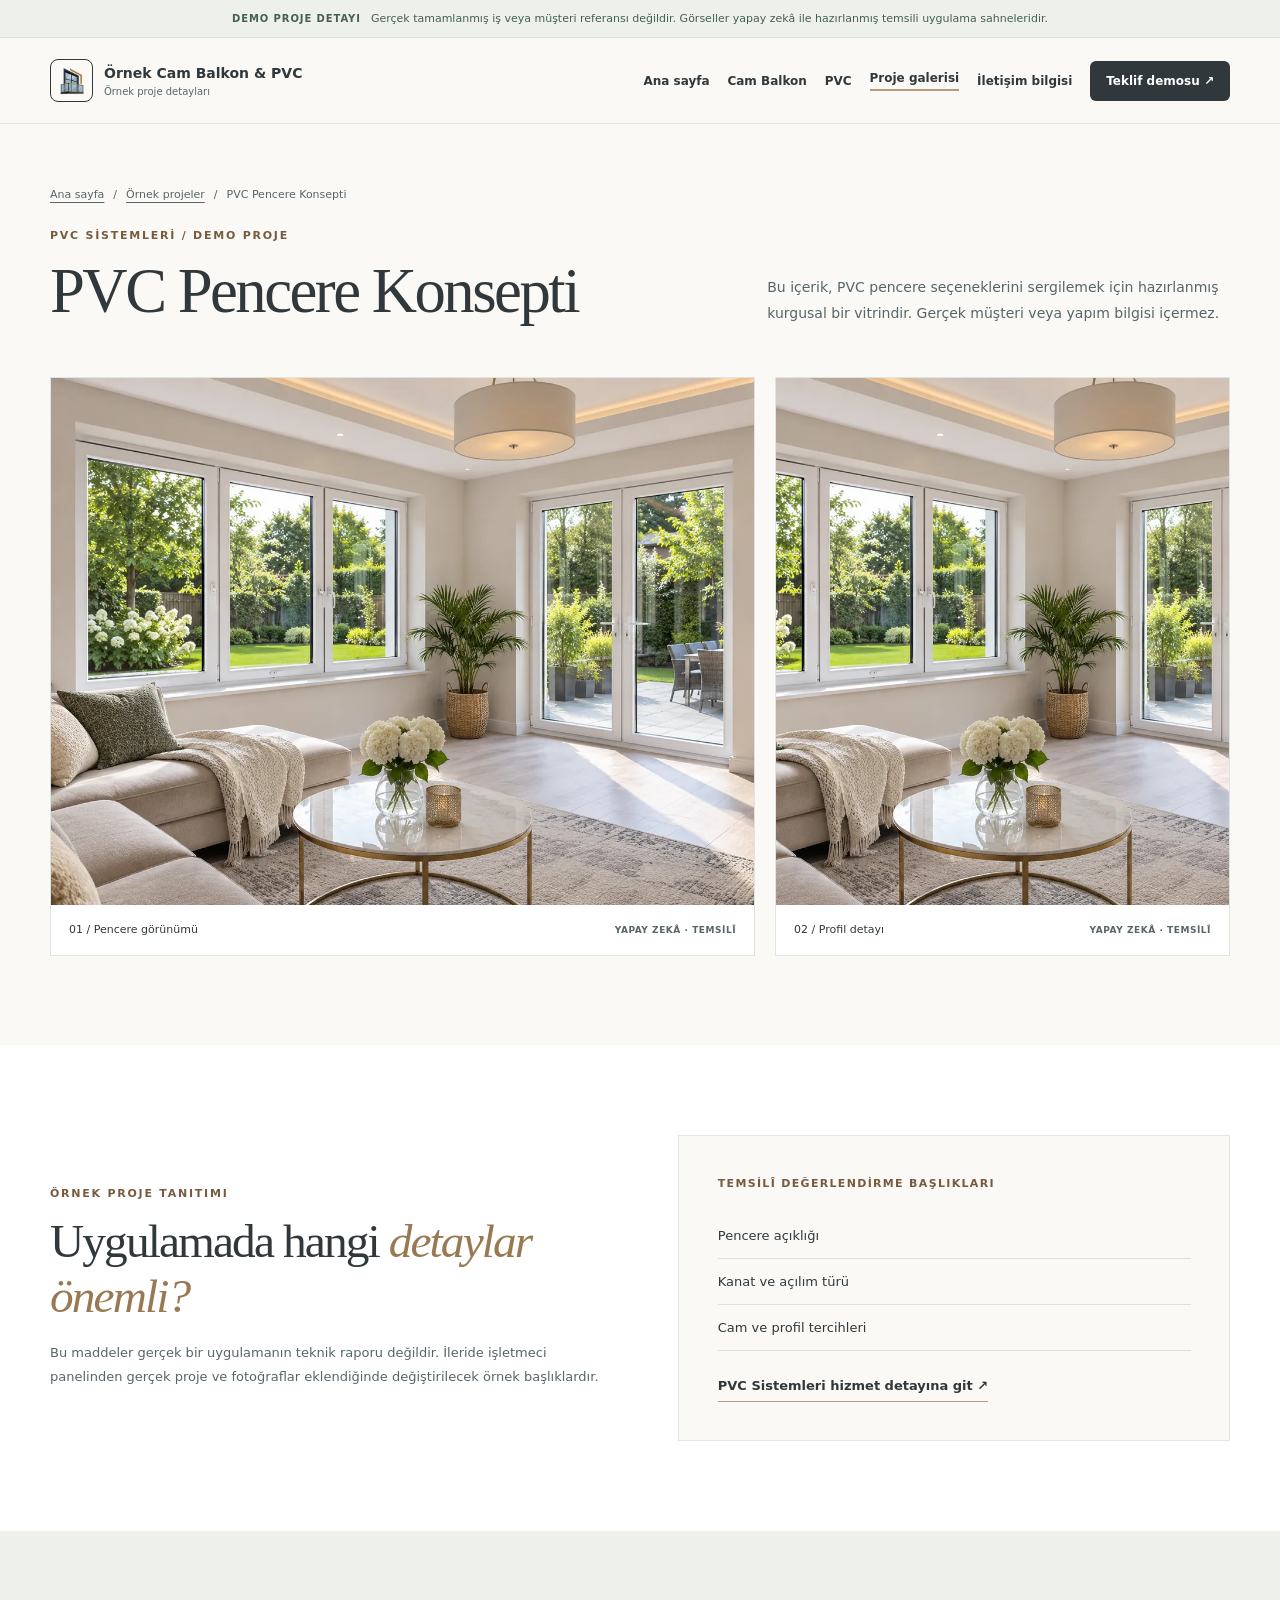
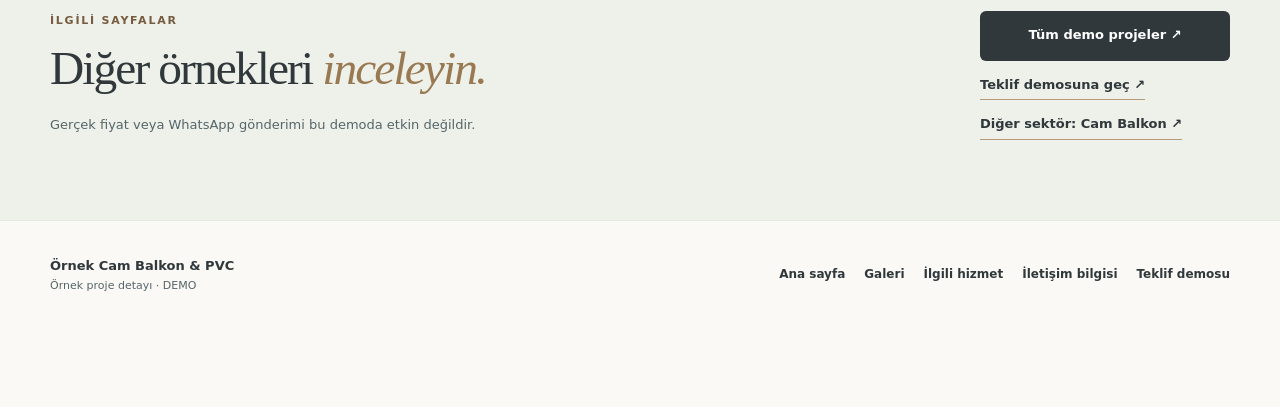
<file: cam-balkon-pvc-tam-test/projeler/pvc-pencere-konsepti/index.html>
<!DOCTYPE html><html lang="tr" data-palette="antrasit"><head><meta charset="UTF-8"><meta name="viewport" content="width=device-width, initial-scale=1"><meta name="description" content="Pencere yenileme için örnek proje tanıtım kartı. Bu örnek kurgusal projedir, gerçek referans değildir."><meta name="robots" content="noindex,nofollow"><meta name="color-scheme" content="light"><link rel="icon" type="image/png" href="/cam-balkon-pvc-tam-test/images/demo/logo-isaret.png"><title>PVC Pencere Konsepti (DEMO) | Örnek Cam Balkon &amp; PVC</title><link rel="stylesheet" href="/cam-balkon-pvc-tam-test/_astro/customer-links.BP3BQmaM.css"><link rel="stylesheet" href="/cam-balkon-pvc-tam-test/_astro/service-detail.aN3nW5C9.css"><link rel="stylesheet" href="/cam-balkon-pvc-tam-test/_astro/project-gallery.DUrAS9hS.css"></head><body><div class="detail-page pg-page pg-project-detail" data-project-kind="pvc"><div class="detail-demo" role="status"><div class="container"><strong>DEMO PROJE DETAYI</strong><span>Gerçek tamamlanmış iş veya müşteri referansı değildir. Görseller yapay zekâ ile hazırlanmış temsili uygulama sahneleridir.</span></div></div><header class="detail-header"><div class="container detail-header-inner"><a class="detail-brand" href="/cam-balkon-pvc-tam-test/"><span class="detail-brand-mark" aria-hidden="true"><img data-site-image="logo" src="/cam-balkon-pvc-tam-test/images/demo/logo-isaret.png" alt="" width="36" height="36"></span><span><strong data-site-field="name">Örnek Cam Balkon &amp; PVC</strong><small>Örnek proje detayları</small></span></a><nav class="detail-menu" aria-label="Müşteri sayfaları"><a href="/cam-balkon-pvc-tam-test/">Ana sayfa</a><a data-service-kind-link="cam-balkon" href="/cam-balkon-pvc-tam-test/hizmetler/cam-balkon/">Cam Balkon</a><a data-service-kind-link="pvc" href="/cam-balkon-pvc-tam-test/hizmetler/pvc/">PVC</a><a href="/cam-balkon-pvc-tam-test/projeler/" aria-current="page">Proje galerisi</a><a href="/cam-balkon-pvc-tam-test/#iletisim">İletişim bilgisi</a><a data-site-quote-link class="detail-header-cta" href="/cam-balkon-pvc-tam-test/teklif/">Teklif demosu <span aria-hidden="true">↗</span></a></nav></div></header><main><section class="pg-detail-intro" aria-labelledby="pg-detail-title"><div class="container"><nav class="detail-breadcrumb" aria-label="Sayfa yolu"><a href="/cam-balkon-pvc-tam-test/">Ana sayfa</a><span aria-hidden="true">/</span><a href="/cam-balkon-pvc-tam-test/projeler/">Örnek projeler</a><span aria-hidden="true">/</span><span>PVC Pencere Konsepti</span></nav><div class="pg-detail-title-grid"><div><p class="detail-eyebrow">PVC SİSTEMLERİ / DEMO PROJE</p><h1 id="pg-detail-title">PVC Pencere Konsepti</h1></div><p>Bu içerik, PVC pencere seçeneklerini sergilemek için hazırlanmış kurgusal bir vitrindir. Gerçek müşteri veya yapım bilgisi içermez.</p></div></div></section><section class="pg-detail-photos" aria-label="Örnek fotoğraf alanları"><div class="container pg-photo-grid"><figure class="pg-photo pg-photo--large"><img src="/cam-balkon-pvc-tam-test/images/demo/pvc-pencere.webp" alt="PVC pencere için yapay zekâyla oluşturulmuş temsili görsel" loading="eager" width="960" height="720"><figcaption><span>01 / Pencere görünümü</span><strong>YAPAY ZEKÂ · TEMSİLÎ</strong></figcaption></figure><figure class="pg-photo"><img src="/cam-balkon-pvc-tam-test/images/demo/pvc-pencere.webp" alt="PVC pencere profil detayı için yapay zekâyla oluşturulmuş temsili görsel" loading="lazy" width="960" height="720"><figcaption><span>02 / Profil detayı</span><strong>YAPAY ZEKÂ · TEMSİLÎ</strong></figcaption></figure></div></section><section class="pg-detail-info" aria-labelledby="pg-detail-info-heading"><div class="container pg-info-grid"><div><p class="detail-eyebrow">ÖRNEK PROJE TANITIMI</p><h2 id="pg-detail-info-heading">Uygulamada hangi <em>detaylar önemli?</em></h2><p>Bu maddeler gerçek bir uygulamanın teknik raporu değildir. İleride işletmeci panelinden gerçek proje ve fotoğraflar eklendiğinde değiştirilecek örnek başlıklardır.</p></div><div class="pg-info-panel"><p class="pg-info-label">TEMSİLÎ DEĞERLENDİRME BAŞLIKLARI</p><ul><li>Pencere açıklığı</li><li>Kanat ve açılım türü</li><li>Cam ve profil tercihleri</li></ul><a class="pg-inline-link" href="/cam-balkon-pvc-tam-test/hizmetler/pvc/#pvc-pencere">PVC Sistemleri hizmet detayına git ↗</a></div></div></section><section class="pg-bottom" aria-labelledby="pg-detail-end-heading"><div class="container pg-bottom-inner"><div><p class="detail-eyebrow">İLGİLİ SAYFALAR</p><h2 id="pg-detail-end-heading">Diğer örnekleri <em>inceleyin.</em></h2><p>Gerçek fiyat veya WhatsApp gönderimi bu demoda etkin değildir.</p></div><div class="pg-end-links"><a class="detail-button detail-button-primary" href="/cam-balkon-pvc-tam-test/projeler/">Tüm demo projeler ↗</a><a class="pg-inline-link" href="/cam-balkon-pvc-tam-test/teklif/">Teklif demosuna geç ↗</a><a class="pg-inline-link" href="/cam-balkon-pvc-tam-test/projeler/katlanir-balkon-konsepti/">Diğer sektör: Cam Balkon ↗</a></div></div></section></main><footer class="detail-footer"><div class="container detail-footer-inner"><div><strong>Örnek Cam Balkon &amp; PVC</strong><p>Örnek proje detayı · DEMO</p></div><nav aria-label="Proje detayı alt menü"><a href="/cam-balkon-pvc-tam-test/">Ana sayfa</a><a href="/cam-balkon-pvc-tam-test/projeler/">Galeri</a><a href="/cam-balkon-pvc-tam-test/hizmetler/pvc/#pvc-pencere">İlgili hizmet</a><a href="/cam-balkon-pvc-tam-test/#iletisim">İletişim bilgisi</a><a href="/cam-balkon-pvc-tam-test/teklif/">Teklif demosu</a></nav></div></footer><div class="detail-mobile-cta"><a href="/cam-balkon-pvc-tam-test/teklif/">Teklif demosunu aç <span aria-hidden="true">↗</span></a></div></div><style>astro-island,astro-slot,astro-static-slot{display:contents}</style><script>(function(){let e=async e=>{await(await e())()};(self.Astro||(self.Astro={})).load=e,window.dispatchEvent(new Event(`astro:load`))})();</script><script>(function(){function e(t){"@babel/helpers - typeof";return e=typeof Symbol==`function`&&typeof Symbol.iterator==`symbol`?function(e){return typeof e}:function(e){return e&&typeof Symbol==`function`&&e.constructor===Symbol&&e!==Symbol.prototype?`symbol`:typeof e},e(t)}function t(t,n){if(e(t)!=`object`||!t)return t;var r;if(typeof Symbol<`u`&&(r=t[Symbol.toPrimitive])!==void 0){var i=r.call(t,n||`default`);if(e(i)!=`object`)return i;throw TypeError(`@@toPrimitive must return a primitive value.`)}return(n===`string`?String:Number)(t)}function n(n){var r=t(n,`string`);return e(r)==`symbol`?r:r+``}function r(e,t,r){return(t=n(t))in e?Object.defineProperty(e,t,{value:r,enumerable:!0,configurable:!0,writable:!0}):e[t]=r,e}let i=/* @__PURE__ */ new Set([`__proto__`,`constructor`,`prototype`]);{let e={0:e=>a(e),1:e=>n(e),2:e=>new RegExp(e),3:e=>new Date(e),4:e=>new Map(n(e)),5:e=>new Set(n(e)),6:e=>BigInt(e),7:e=>new URL(e),8:e=>new Uint8Array(e),9:e=>new Uint16Array(e),10:e=>new Uint32Array(e),11:e=>1/0*e},t=t=>{let[n,r]=t;return n in e?e[n](r):void 0},n=e=>e.map(t),a=e=>typeof e!=`object`||!e?e:Object.fromEntries(Object.entries(e).map(([e,n])=>[e,t(n)]));class o extends HTMLElement{constructor(...e){super(...e),r(this,`Component`,void 0),r(this,`hydrator`,void 0),r(this,`hydrate`,async()=>{var e;if(!this.hydrator||!this.isConnected)return;let t=(e=this.parentElement)==null?void 0:e.closest(`astro-island[ssr]`);if(t){t.addEventListener(`astro:hydrate`,this.hydrate,{once:!0});return}let n=this.querySelectorAll(`astro-slot`),r={},i=this.querySelectorAll(`template[data-astro-template]`);for(let e of i){let t=e.closest(this.tagName);t!=null&&t.isSameNode(this)&&(r[e.getAttribute(`data-astro-template`)||`default`]=e.innerHTML,e.remove())}for(let e of n){let t=e.closest(this.tagName);t!=null&&t.isSameNode(this)&&(r[e.getAttribute(`name`)||`default`]=e.innerHTML)}let o;try{o=this.hasAttribute(`props`)?a(JSON.parse(this.getAttribute(`props`))):{}}catch(e){let t=this.getAttribute(`component-url`)||`<unknown>`,n=this.getAttribute(`component-export`);throw n&&(t+=` (export ${n})`),console.error(`[hydrate] Error parsing props for component ${t}`,this.getAttribute(`props`),e),e}await this.hydrator(this)(this.Component,o,r,{client:this.getAttribute(`client`)}),this.removeAttribute(`ssr`),this.dispatchEvent(new CustomEvent(`astro:hydrate`))}),r(this,`unmount`,()=>{this.isConnected||this.dispatchEvent(new CustomEvent(`astro:unmount`))})}disconnectedCallback(){document.removeEventListener(`astro:after-swap`,this.unmount),document.addEventListener(`astro:after-swap`,this.unmount,{once:!0})}connectedCallback(){if(!this.hasAttribute(`await-children`)||document.readyState===`interactive`||document.readyState===`complete`)this.childrenConnectedCallback();else{let e=()=>{document.removeEventListener(`DOMContentLoaded`,e),t.disconnect(),this.childrenConnectedCallback()},t=new MutationObserver(()=>{var t;((t=this.lastChild)==null?void 0:t.nodeType)===Node.COMMENT_NODE&&this.lastChild.nodeValue===`astro:end`&&(this.lastChild.remove(),e())});t.observe(this,{childList:!0}),document.addEventListener(`DOMContentLoaded`,e)}}async childrenConnectedCallback(){let e=this.getAttribute(`before-hydration-url`);e&&await import(e),this.start()}getRetryImportUrl(e){let t=new URL(e,document.baseURI);return t.searchParams.set(`astro-retry`,Date.now().toString()),t.toString()}async importWithRetry(e){try{return await import(e)}catch(t){return await new Promise(e=>setTimeout(e,1e3)),import(this.getRetryImportUrl(e))}}handleHydrationError(e){let t=this.getAttribute(`component-url`),n=new CustomEvent(`astro:hydration-error`,{cancelable:!0,bubbles:!0,composed:!0,detail:{error:e,componentUrl:t}});this.dispatchEvent(n)&&console.error(`[astro-island] Error hydrating ${t}`,e)}async start(){let e=JSON.parse(this.getAttribute(`opts`)),t=this.getAttribute(`client`);if(Astro[t]===void 0)window.addEventListener(`astro:${t}`,()=>this.start(),{once:!0});else try{await Astro[t](async()=>{let e=this.getAttribute(`renderer-url`);try{let[t,{default:n}]=await Promise.all([this.importWithRetry(this.getAttribute(`component-url`)),e?this.importWithRetry(e):Promise.resolve({default:()=>()=>{}})]),r=this.getAttribute(`component-export`)||`default`;if(r.includes(`.`)){this.Component=t;for(let e of r.split(`.`)){if(i.has(e)||!this.Component||typeof this.Component!=`object`&&typeof this.Component!=`function`||!Object.hasOwn(this.Component,e))throw Error(`Invalid component export path: ${r}`);this.Component=this.Component[e]}}else{if(i.has(r))throw Error(`Invalid component export path: ${r}`);this.Component=t[r]}return this.hydrator=n,this.hydrate}catch(e){return this.handleHydrationError(e),()=>{}}},e,this)}catch(e){this.handleHydrationError(e)}}attributeChangedCallback(){this.hydrate()}}r(o,`observedAttributes`,[`props`]),customElements.get(`astro-island`)||customElements.define(`astro-island`,o)}})();</script><astro-island uid="UYs45" prefix="r1" component-url="/cam-balkon-pvc-tam-test/_astro/CustomerSiteSettings.eejm4pBX.js" component-export="default" renderer-url="/cam-balkon-pvc-tam-test/_astro/client.CzWaolnw.js" props="{}" ssr client="load" opts="{&quot;name&quot;:&quot;CustomerSiteSettings&quot;,&quot;value&quot;:true}"></astro-island></body></html><script type="module" src="/cam-balkon-pvc-tam-test/_astro/index.astro_astro_type_script_index_0_lang.CozNMEVY.js"></script>
</file>
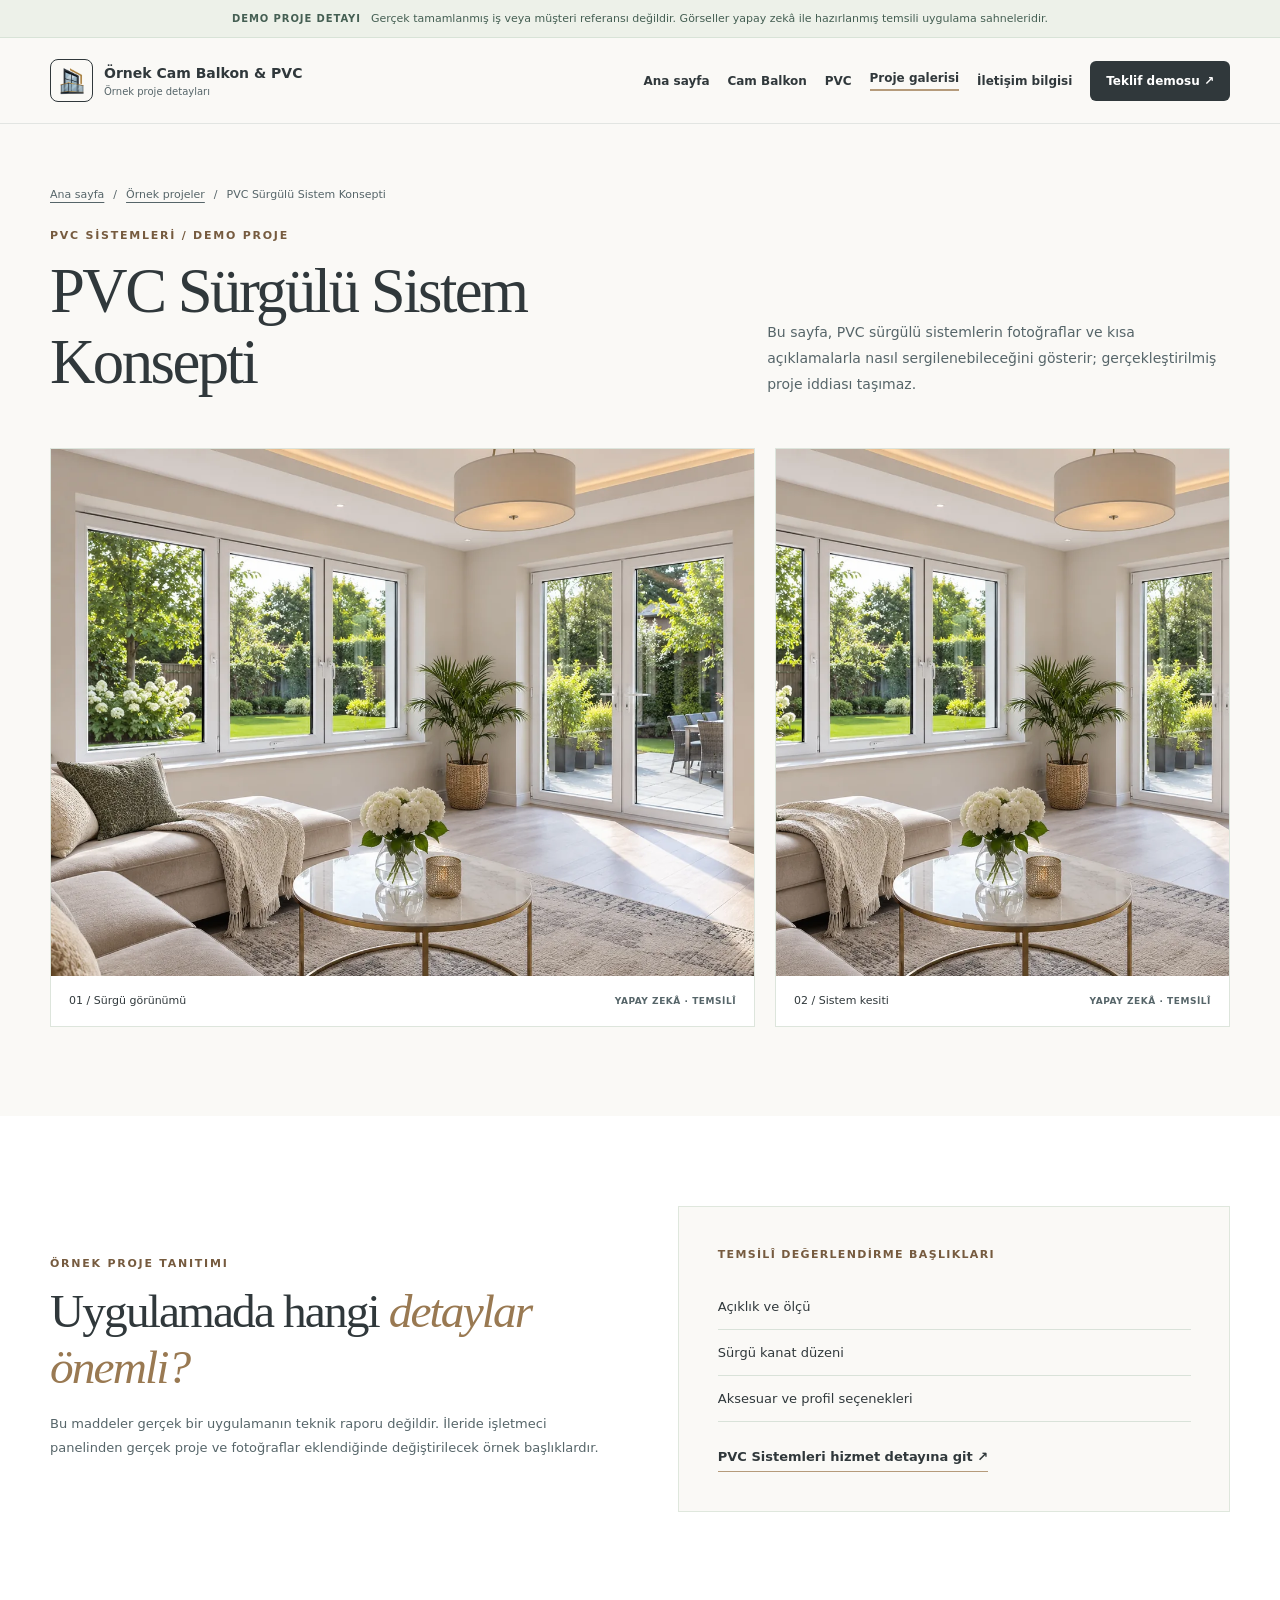
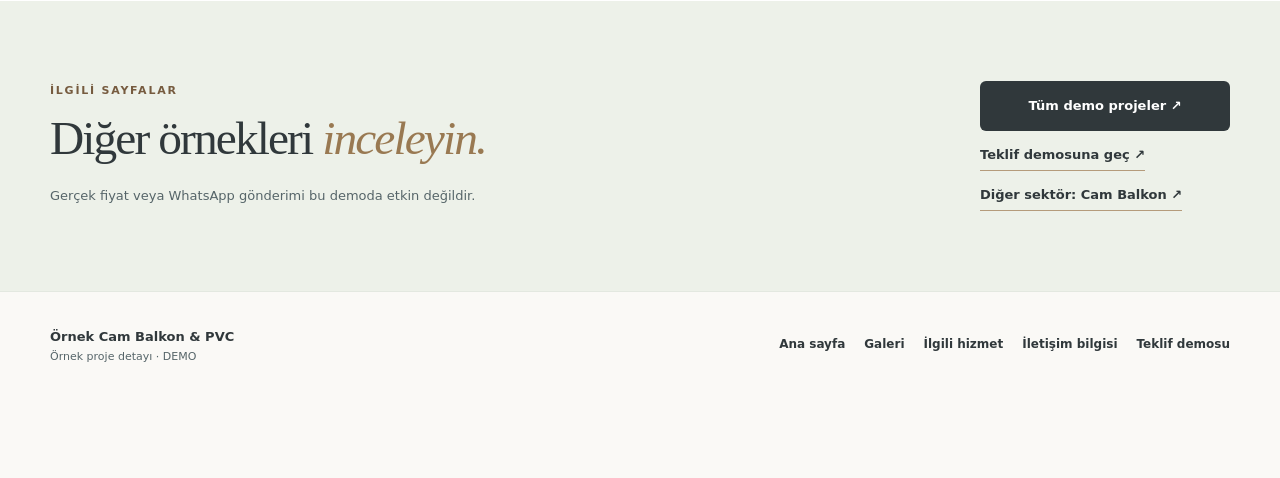
<file: cam-balkon-pvc-tam-test/projeler/pvc-surgu-konsepti/index.html>
<!DOCTYPE html><html lang="tr" data-palette="antrasit"><head><meta charset="UTF-8"><meta name="viewport" content="width=device-width, initial-scale=1"><meta name="description" content="PVC sürgülü sistem için örnek galeri düzeni. Bu örnek kurgusal projedir, gerçek referans değildir."><meta name="robots" content="noindex,nofollow"><meta name="color-scheme" content="light"><link rel="icon" type="image/png" href="/cam-balkon-pvc-tam-test/images/demo/logo-isaret.png"><title>PVC Sürgülü Sistem Konsepti (DEMO) | Örnek Cam Balkon &amp; PVC</title><link rel="stylesheet" href="/cam-balkon-pvc-tam-test/_astro/customer-links.BP3BQmaM.css"><link rel="stylesheet" href="/cam-balkon-pvc-tam-test/_astro/service-detail.aN3nW5C9.css"><link rel="stylesheet" href="/cam-balkon-pvc-tam-test/_astro/project-gallery.DUrAS9hS.css"></head><body><div class="detail-page pg-page pg-project-detail" data-project-kind="pvc"><div class="detail-demo" role="status"><div class="container"><strong>DEMO PROJE DETAYI</strong><span>Gerçek tamamlanmış iş veya müşteri referansı değildir. Görseller yapay zekâ ile hazırlanmış temsili uygulama sahneleridir.</span></div></div><header class="detail-header"><div class="container detail-header-inner"><a class="detail-brand" href="/cam-balkon-pvc-tam-test/"><span class="detail-brand-mark" aria-hidden="true"><img data-site-image="logo" src="/cam-balkon-pvc-tam-test/images/demo/logo-isaret.png" alt="" width="36" height="36"></span><span><strong data-site-field="name">Örnek Cam Balkon &amp; PVC</strong><small>Örnek proje detayları</small></span></a><nav class="detail-menu" aria-label="Müşteri sayfaları"><a href="/cam-balkon-pvc-tam-test/">Ana sayfa</a><a data-service-kind-link="cam-balkon" href="/cam-balkon-pvc-tam-test/hizmetler/cam-balkon/">Cam Balkon</a><a data-service-kind-link="pvc" href="/cam-balkon-pvc-tam-test/hizmetler/pvc/">PVC</a><a href="/cam-balkon-pvc-tam-test/projeler/" aria-current="page">Proje galerisi</a><a href="/cam-balkon-pvc-tam-test/#iletisim">İletişim bilgisi</a><a data-site-quote-link class="detail-header-cta" href="/cam-balkon-pvc-tam-test/teklif/">Teklif demosu <span aria-hidden="true">↗</span></a></nav></div></header><main><section class="pg-detail-intro" aria-labelledby="pg-detail-title"><div class="container"><nav class="detail-breadcrumb" aria-label="Sayfa yolu"><a href="/cam-balkon-pvc-tam-test/">Ana sayfa</a><span aria-hidden="true">/</span><a href="/cam-balkon-pvc-tam-test/projeler/">Örnek projeler</a><span aria-hidden="true">/</span><span>PVC Sürgülü Sistem Konsepti</span></nav><div class="pg-detail-title-grid"><div><p class="detail-eyebrow">PVC SİSTEMLERİ / DEMO PROJE</p><h1 id="pg-detail-title">PVC Sürgülü Sistem Konsepti</h1></div><p>Bu sayfa, PVC sürgülü sistemlerin fotoğraflar ve kısa açıklamalarla nasıl sergilenebileceğini gösterir; gerçekleştirilmiş proje iddiası taşımaz.</p></div></div></section><section class="pg-detail-photos" aria-label="Örnek fotoğraf alanları"><div class="container pg-photo-grid"><figure class="pg-photo pg-photo--large"><img src="/cam-balkon-pvc-tam-test/images/demo/pvc-pencere.webp" alt="PVC sürgülü sistem için yapay zekâyla oluşturulmuş temsili görsel" loading="eager" width="960" height="720"><figcaption><span>01 / Sürgü görünümü</span><strong>YAPAY ZEKÂ · TEMSİLÎ</strong></figcaption></figure><figure class="pg-photo"><img src="/cam-balkon-pvc-tam-test/images/demo/pvc-pencere.webp" alt="PVC sürgülü sistem kesiti için yapay zekâyla oluşturulmuş temsili görsel" loading="lazy" width="960" height="720"><figcaption><span>02 / Sistem kesiti</span><strong>YAPAY ZEKÂ · TEMSİLÎ</strong></figcaption></figure></div></section><section class="pg-detail-info" aria-labelledby="pg-detail-info-heading"><div class="container pg-info-grid"><div><p class="detail-eyebrow">ÖRNEK PROJE TANITIMI</p><h2 id="pg-detail-info-heading">Uygulamada hangi <em>detaylar önemli?</em></h2><p>Bu maddeler gerçek bir uygulamanın teknik raporu değildir. İleride işletmeci panelinden gerçek proje ve fotoğraflar eklendiğinde değiştirilecek örnek başlıklardır.</p></div><div class="pg-info-panel"><p class="pg-info-label">TEMSİLÎ DEĞERLENDİRME BAŞLIKLARI</p><ul><li>Açıklık ve ölçü</li><li>Sürgü kanat düzeni</li><li>Aksesuar ve profil seçenekleri</li></ul><a class="pg-inline-link" href="/cam-balkon-pvc-tam-test/hizmetler/pvc/#pvc-surgu">PVC Sistemleri hizmet detayına git ↗</a></div></div></section><section class="pg-bottom" aria-labelledby="pg-detail-end-heading"><div class="container pg-bottom-inner"><div><p class="detail-eyebrow">İLGİLİ SAYFALAR</p><h2 id="pg-detail-end-heading">Diğer örnekleri <em>inceleyin.</em></h2><p>Gerçek fiyat veya WhatsApp gönderimi bu demoda etkin değildir.</p></div><div class="pg-end-links"><a class="detail-button detail-button-primary" href="/cam-balkon-pvc-tam-test/projeler/">Tüm demo projeler ↗</a><a class="pg-inline-link" href="/cam-balkon-pvc-tam-test/teklif/">Teklif demosuna geç ↗</a><a class="pg-inline-link" href="/cam-balkon-pvc-tam-test/projeler/katlanir-balkon-konsepti/">Diğer sektör: Cam Balkon ↗</a></div></div></section></main><footer class="detail-footer"><div class="container detail-footer-inner"><div><strong>Örnek Cam Balkon &amp; PVC</strong><p>Örnek proje detayı · DEMO</p></div><nav aria-label="Proje detayı alt menü"><a href="/cam-balkon-pvc-tam-test/">Ana sayfa</a><a href="/cam-balkon-pvc-tam-test/projeler/">Galeri</a><a href="/cam-balkon-pvc-tam-test/hizmetler/pvc/#pvc-surgu">İlgili hizmet</a><a href="/cam-balkon-pvc-tam-test/#iletisim">İletişim bilgisi</a><a href="/cam-balkon-pvc-tam-test/teklif/">Teklif demosu</a></nav></div></footer><div class="detail-mobile-cta"><a href="/cam-balkon-pvc-tam-test/teklif/">Teklif demosunu aç <span aria-hidden="true">↗</span></a></div></div><style>astro-island,astro-slot,astro-static-slot{display:contents}</style><script>(function(){let e=async e=>{await(await e())()};(self.Astro||(self.Astro={})).load=e,window.dispatchEvent(new Event(`astro:load`))})();</script><script>(function(){function e(t){"@babel/helpers - typeof";return e=typeof Symbol==`function`&&typeof Symbol.iterator==`symbol`?function(e){return typeof e}:function(e){return e&&typeof Symbol==`function`&&e.constructor===Symbol&&e!==Symbol.prototype?`symbol`:typeof e},e(t)}function t(t,n){if(e(t)!=`object`||!t)return t;var r;if(typeof Symbol<`u`&&(r=t[Symbol.toPrimitive])!==void 0){var i=r.call(t,n||`default`);if(e(i)!=`object`)return i;throw TypeError(`@@toPrimitive must return a primitive value.`)}return(n===`string`?String:Number)(t)}function n(n){var r=t(n,`string`);return e(r)==`symbol`?r:r+``}function r(e,t,r){return(t=n(t))in e?Object.defineProperty(e,t,{value:r,enumerable:!0,configurable:!0,writable:!0}):e[t]=r,e}let i=/* @__PURE__ */ new Set([`__proto__`,`constructor`,`prototype`]);{let e={0:e=>a(e),1:e=>n(e),2:e=>new RegExp(e),3:e=>new Date(e),4:e=>new Map(n(e)),5:e=>new Set(n(e)),6:e=>BigInt(e),7:e=>new URL(e),8:e=>new Uint8Array(e),9:e=>new Uint16Array(e),10:e=>new Uint32Array(e),11:e=>1/0*e},t=t=>{let[n,r]=t;return n in e?e[n](r):void 0},n=e=>e.map(t),a=e=>typeof e!=`object`||!e?e:Object.fromEntries(Object.entries(e).map(([e,n])=>[e,t(n)]));class o extends HTMLElement{constructor(...e){super(...e),r(this,`Component`,void 0),r(this,`hydrator`,void 0),r(this,`hydrate`,async()=>{var e;if(!this.hydrator||!this.isConnected)return;let t=(e=this.parentElement)==null?void 0:e.closest(`astro-island[ssr]`);if(t){t.addEventListener(`astro:hydrate`,this.hydrate,{once:!0});return}let n=this.querySelectorAll(`astro-slot`),r={},i=this.querySelectorAll(`template[data-astro-template]`);for(let e of i){let t=e.closest(this.tagName);t!=null&&t.isSameNode(this)&&(r[e.getAttribute(`data-astro-template`)||`default`]=e.innerHTML,e.remove())}for(let e of n){let t=e.closest(this.tagName);t!=null&&t.isSameNode(this)&&(r[e.getAttribute(`name`)||`default`]=e.innerHTML)}let o;try{o=this.hasAttribute(`props`)?a(JSON.parse(this.getAttribute(`props`))):{}}catch(e){let t=this.getAttribute(`component-url`)||`<unknown>`,n=this.getAttribute(`component-export`);throw n&&(t+=` (export ${n})`),console.error(`[hydrate] Error parsing props for component ${t}`,this.getAttribute(`props`),e),e}await this.hydrator(this)(this.Component,o,r,{client:this.getAttribute(`client`)}),this.removeAttribute(`ssr`),this.dispatchEvent(new CustomEvent(`astro:hydrate`))}),r(this,`unmount`,()=>{this.isConnected||this.dispatchEvent(new CustomEvent(`astro:unmount`))})}disconnectedCallback(){document.removeEventListener(`astro:after-swap`,this.unmount),document.addEventListener(`astro:after-swap`,this.unmount,{once:!0})}connectedCallback(){if(!this.hasAttribute(`await-children`)||document.readyState===`interactive`||document.readyState===`complete`)this.childrenConnectedCallback();else{let e=()=>{document.removeEventListener(`DOMContentLoaded`,e),t.disconnect(),this.childrenConnectedCallback()},t=new MutationObserver(()=>{var t;((t=this.lastChild)==null?void 0:t.nodeType)===Node.COMMENT_NODE&&this.lastChild.nodeValue===`astro:end`&&(this.lastChild.remove(),e())});t.observe(this,{childList:!0}),document.addEventListener(`DOMContentLoaded`,e)}}async childrenConnectedCallback(){let e=this.getAttribute(`before-hydration-url`);e&&await import(e),this.start()}getRetryImportUrl(e){let t=new URL(e,document.baseURI);return t.searchParams.set(`astro-retry`,Date.now().toString()),t.toString()}async importWithRetry(e){try{return await import(e)}catch(t){return await new Promise(e=>setTimeout(e,1e3)),import(this.getRetryImportUrl(e))}}handleHydrationError(e){let t=this.getAttribute(`component-url`),n=new CustomEvent(`astro:hydration-error`,{cancelable:!0,bubbles:!0,composed:!0,detail:{error:e,componentUrl:t}});this.dispatchEvent(n)&&console.error(`[astro-island] Error hydrating ${t}`,e)}async start(){let e=JSON.parse(this.getAttribute(`opts`)),t=this.getAttribute(`client`);if(Astro[t]===void 0)window.addEventListener(`astro:${t}`,()=>this.start(),{once:!0});else try{await Astro[t](async()=>{let e=this.getAttribute(`renderer-url`);try{let[t,{default:n}]=await Promise.all([this.importWithRetry(this.getAttribute(`component-url`)),e?this.importWithRetry(e):Promise.resolve({default:()=>()=>{}})]),r=this.getAttribute(`component-export`)||`default`;if(r.includes(`.`)){this.Component=t;for(let e of r.split(`.`)){if(i.has(e)||!this.Component||typeof this.Component!=`object`&&typeof this.Component!=`function`||!Object.hasOwn(this.Component,e))throw Error(`Invalid component export path: ${r}`);this.Component=this.Component[e]}}else{if(i.has(r))throw Error(`Invalid component export path: ${r}`);this.Component=t[r]}return this.hydrator=n,this.hydrate}catch(e){return this.handleHydrationError(e),()=>{}}},e,this)}catch(e){this.handleHydrationError(e)}}attributeChangedCallback(){this.hydrate()}}r(o,`observedAttributes`,[`props`]),customElements.get(`astro-island`)||customElements.define(`astro-island`,o)}})();</script><astro-island uid="UYs45" prefix="r1" component-url="/cam-balkon-pvc-tam-test/_astro/CustomerSiteSettings.eejm4pBX.js" component-export="default" renderer-url="/cam-balkon-pvc-tam-test/_astro/client.CzWaolnw.js" props="{}" ssr client="load" opts="{&quot;name&quot;:&quot;CustomerSiteSettings&quot;,&quot;value&quot;:true}"></astro-island></body></html><script type="module" src="/cam-balkon-pvc-tam-test/_astro/index.astro_astro_type_script_index_0_lang.CozNMEVY.js"></script>
</file>
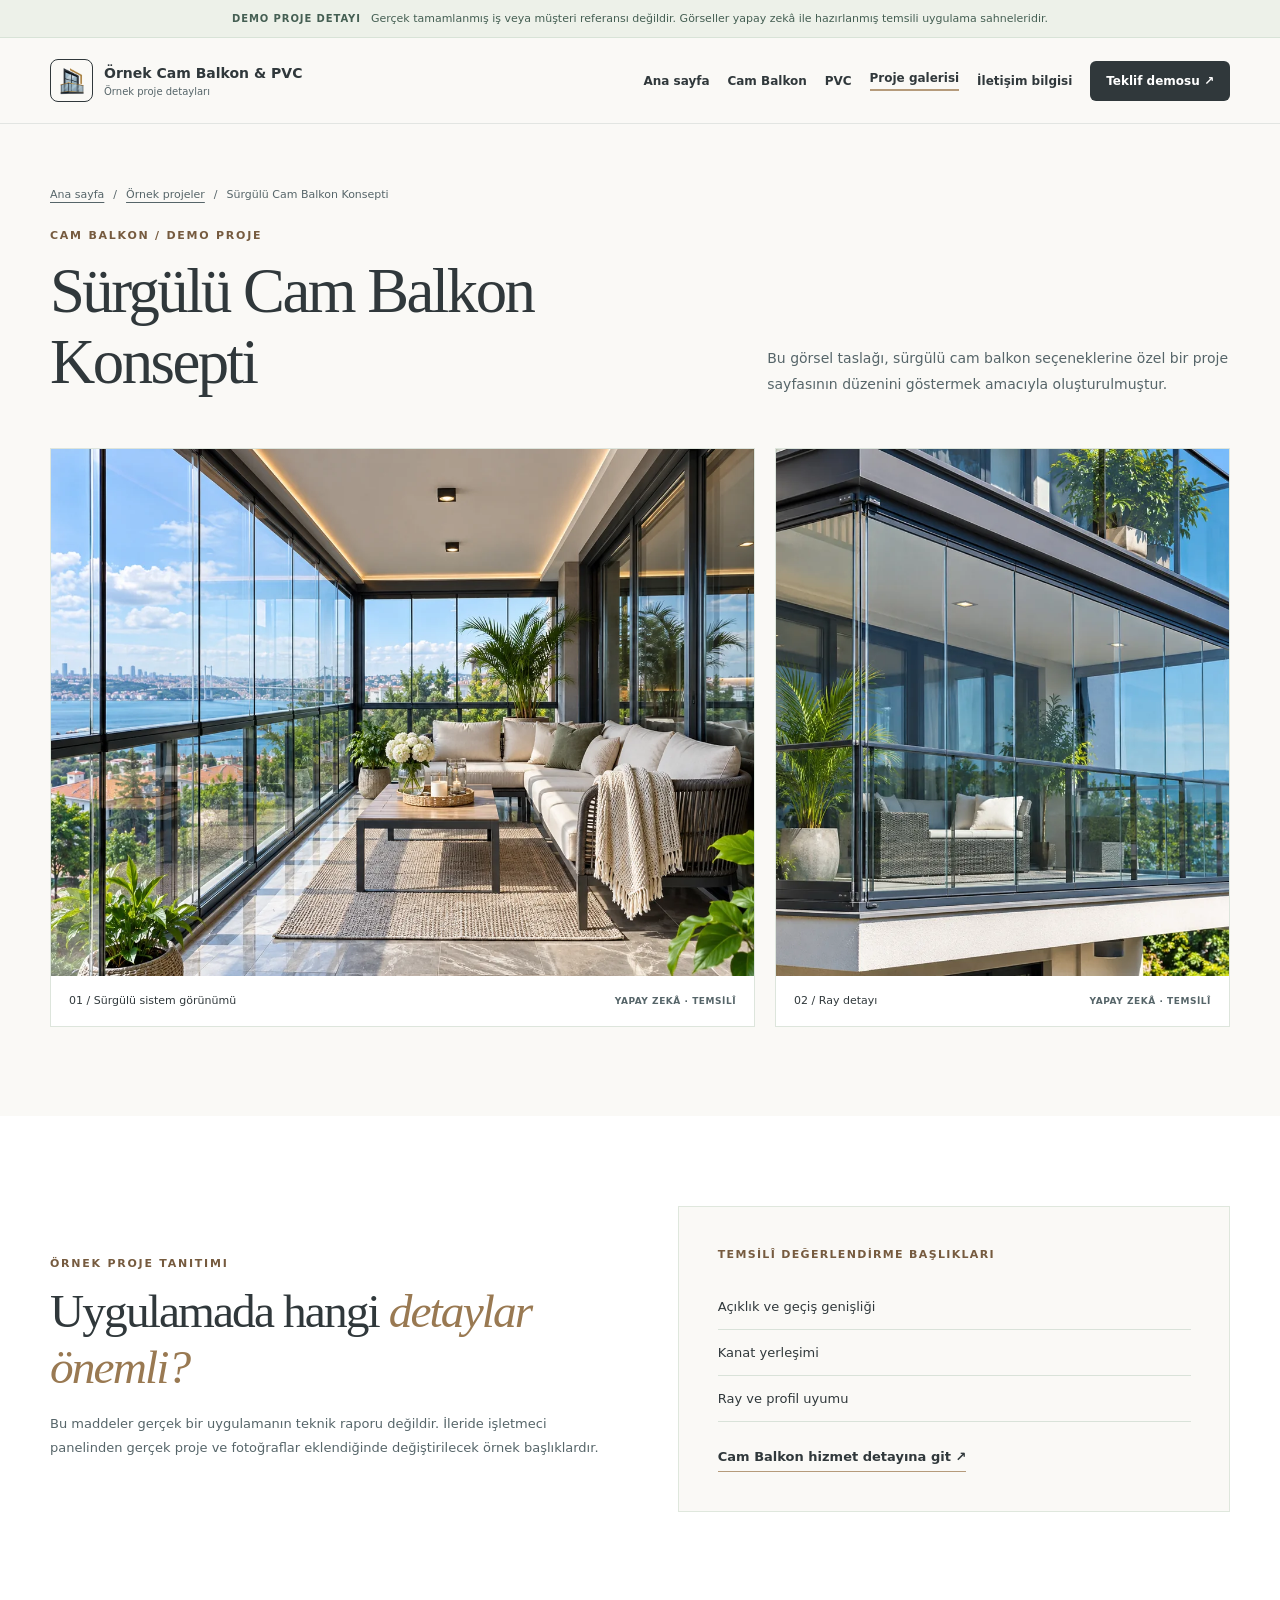
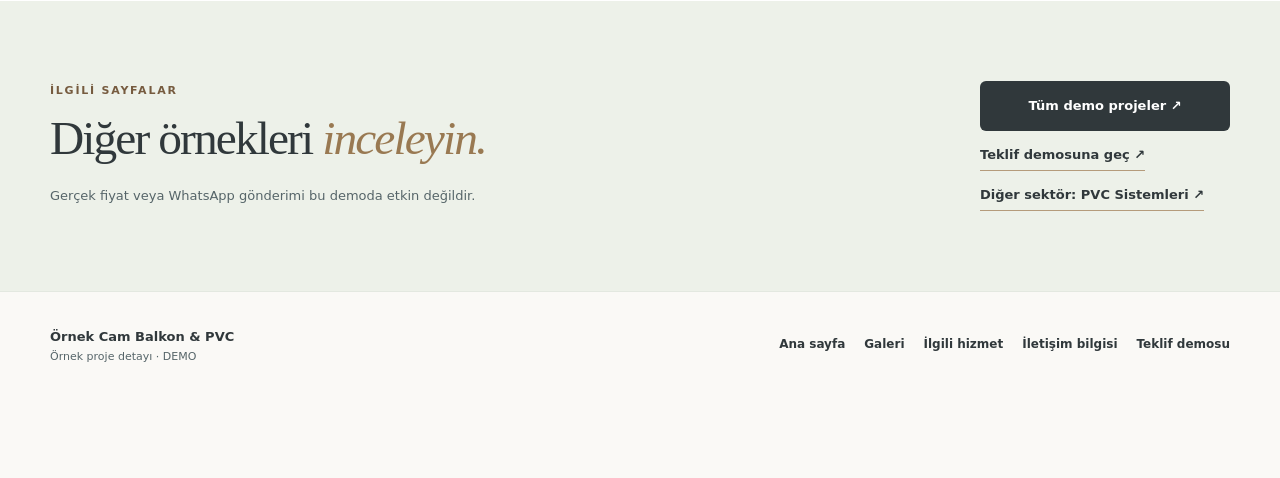
<file: cam-balkon-pvc-tam-test/projeler/surgulu-balkon-konsepti/index.html>
<!DOCTYPE html><html lang="tr" data-palette="antrasit"><head><meta charset="UTF-8"><meta name="viewport" content="width=device-width, initial-scale=1"><meta name="description" content="Sürgülü balkon sistemi için temsili sunum alanı. Bu örnek kurgusal projedir, gerçek referans değildir."><meta name="robots" content="noindex,nofollow"><meta name="color-scheme" content="light"><link rel="icon" type="image/png" href="/cam-balkon-pvc-tam-test/images/demo/logo-isaret.png"><title>Sürgülü Cam Balkon Konsepti (DEMO) | Örnek Cam Balkon &amp; PVC</title><link rel="stylesheet" href="/cam-balkon-pvc-tam-test/_astro/customer-links.BP3BQmaM.css"><link rel="stylesheet" href="/cam-balkon-pvc-tam-test/_astro/service-detail.aN3nW5C9.css"><link rel="stylesheet" href="/cam-balkon-pvc-tam-test/_astro/project-gallery.DUrAS9hS.css"></head><body><div class="detail-page pg-page pg-project-detail" data-project-kind="cam-balkon"><div class="detail-demo" role="status"><div class="container"><strong>DEMO PROJE DETAYI</strong><span>Gerçek tamamlanmış iş veya müşteri referansı değildir. Görseller yapay zekâ ile hazırlanmış temsili uygulama sahneleridir.</span></div></div><header class="detail-header"><div class="container detail-header-inner"><a class="detail-brand" href="/cam-balkon-pvc-tam-test/"><span class="detail-brand-mark" aria-hidden="true"><img data-site-image="logo" src="/cam-balkon-pvc-tam-test/images/demo/logo-isaret.png" alt="" width="36" height="36"></span><span><strong data-site-field="name">Örnek Cam Balkon &amp; PVC</strong><small>Örnek proje detayları</small></span></a><nav class="detail-menu" aria-label="Müşteri sayfaları"><a href="/cam-balkon-pvc-tam-test/">Ana sayfa</a><a data-service-kind-link="cam-balkon" href="/cam-balkon-pvc-tam-test/hizmetler/cam-balkon/">Cam Balkon</a><a data-service-kind-link="pvc" href="/cam-balkon-pvc-tam-test/hizmetler/pvc/">PVC</a><a href="/cam-balkon-pvc-tam-test/projeler/" aria-current="page">Proje galerisi</a><a href="/cam-balkon-pvc-tam-test/#iletisim">İletişim bilgisi</a><a data-site-quote-link class="detail-header-cta" href="/cam-balkon-pvc-tam-test/teklif/">Teklif demosu <span aria-hidden="true">↗</span></a></nav></div></header><main><section class="pg-detail-intro" aria-labelledby="pg-detail-title"><div class="container"><nav class="detail-breadcrumb" aria-label="Sayfa yolu"><a href="/cam-balkon-pvc-tam-test/">Ana sayfa</a><span aria-hidden="true">/</span><a href="/cam-balkon-pvc-tam-test/projeler/">Örnek projeler</a><span aria-hidden="true">/</span><span>Sürgülü Cam Balkon Konsepti</span></nav><div class="pg-detail-title-grid"><div><p class="detail-eyebrow">CAM BALKON / DEMO PROJE</p><h1 id="pg-detail-title">Sürgülü Cam Balkon Konsepti</h1></div><p>Bu görsel taslağı, sürgülü cam balkon seçeneklerine özel bir proje sayfasının düzenini göstermek amacıyla oluşturulmuştur.</p></div></div></section><section class="pg-detail-photos" aria-label="Örnek fotoğraf alanları"><div class="container pg-photo-grid"><figure class="pg-photo pg-photo--large"><img src="/cam-balkon-pvc-tam-test/images/demo/cam-balkon-kis-bahcesi.webp" alt="Sürgülü cam balkon için yapay zekâyla oluşturulmuş temsili görsel" loading="eager" width="960" height="720"><figcaption><span>01 / Sürgülü sistem görünümü</span><strong>YAPAY ZEKÂ · TEMSİLÎ</strong></figcaption></figure><figure class="pg-photo"><img src="/cam-balkon-pvc-tam-test/images/demo/cam-balkon-dis-cephe.webp" alt="Sürgülü cam balkon ray detayı için yapay zekâyla oluşturulmuş temsili görsel" loading="lazy" width="960" height="720"><figcaption><span>02 / Ray detayı</span><strong>YAPAY ZEKÂ · TEMSİLÎ</strong></figcaption></figure></div></section><section class="pg-detail-info" aria-labelledby="pg-detail-info-heading"><div class="container pg-info-grid"><div><p class="detail-eyebrow">ÖRNEK PROJE TANITIMI</p><h2 id="pg-detail-info-heading">Uygulamada hangi <em>detaylar önemli?</em></h2><p>Bu maddeler gerçek bir uygulamanın teknik raporu değildir. İleride işletmeci panelinden gerçek proje ve fotoğraflar eklendiğinde değiştirilecek örnek başlıklardır.</p></div><div class="pg-info-panel"><p class="pg-info-label">TEMSİLÎ DEĞERLENDİRME BAŞLIKLARI</p><ul><li>Açıklık ve geçiş genişliği</li><li>Kanat yerleşimi</li><li>Ray ve profil uyumu</li></ul><a class="pg-inline-link" href="/cam-balkon-pvc-tam-test/hizmetler/cam-balkon/#surgulu-cam-balkon">Cam Balkon hizmet detayına git ↗</a></div></div></section><section class="pg-bottom" aria-labelledby="pg-detail-end-heading"><div class="container pg-bottom-inner"><div><p class="detail-eyebrow">İLGİLİ SAYFALAR</p><h2 id="pg-detail-end-heading">Diğer örnekleri <em>inceleyin.</em></h2><p>Gerçek fiyat veya WhatsApp gönderimi bu demoda etkin değildir.</p></div><div class="pg-end-links"><a class="detail-button detail-button-primary" href="/cam-balkon-pvc-tam-test/projeler/">Tüm demo projeler ↗</a><a class="pg-inline-link" href="/cam-balkon-pvc-tam-test/teklif/">Teklif demosuna geç ↗</a><a class="pg-inline-link" href="/cam-balkon-pvc-tam-test/projeler/pvc-pencere-konsepti/">Diğer sektör: PVC Sistemleri ↗</a></div></div></section></main><footer class="detail-footer"><div class="container detail-footer-inner"><div><strong>Örnek Cam Balkon &amp; PVC</strong><p>Örnek proje detayı · DEMO</p></div><nav aria-label="Proje detayı alt menü"><a href="/cam-balkon-pvc-tam-test/">Ana sayfa</a><a href="/cam-balkon-pvc-tam-test/projeler/">Galeri</a><a href="/cam-balkon-pvc-tam-test/hizmetler/cam-balkon/#surgulu-cam-balkon">İlgili hizmet</a><a href="/cam-balkon-pvc-tam-test/#iletisim">İletişim bilgisi</a><a href="/cam-balkon-pvc-tam-test/teklif/">Teklif demosu</a></nav></div></footer><div class="detail-mobile-cta"><a href="/cam-balkon-pvc-tam-test/teklif/">Teklif demosunu aç <span aria-hidden="true">↗</span></a></div></div><style>astro-island,astro-slot,astro-static-slot{display:contents}</style><script>(function(){let e=async e=>{await(await e())()};(self.Astro||(self.Astro={})).load=e,window.dispatchEvent(new Event(`astro:load`))})();</script><script>(function(){function e(t){"@babel/helpers - typeof";return e=typeof Symbol==`function`&&typeof Symbol.iterator==`symbol`?function(e){return typeof e}:function(e){return e&&typeof Symbol==`function`&&e.constructor===Symbol&&e!==Symbol.prototype?`symbol`:typeof e},e(t)}function t(t,n){if(e(t)!=`object`||!t)return t;var r;if(typeof Symbol<`u`&&(r=t[Symbol.toPrimitive])!==void 0){var i=r.call(t,n||`default`);if(e(i)!=`object`)return i;throw TypeError(`@@toPrimitive must return a primitive value.`)}return(n===`string`?String:Number)(t)}function n(n){var r=t(n,`string`);return e(r)==`symbol`?r:r+``}function r(e,t,r){return(t=n(t))in e?Object.defineProperty(e,t,{value:r,enumerable:!0,configurable:!0,writable:!0}):e[t]=r,e}let i=/* @__PURE__ */ new Set([`__proto__`,`constructor`,`prototype`]);{let e={0:e=>a(e),1:e=>n(e),2:e=>new RegExp(e),3:e=>new Date(e),4:e=>new Map(n(e)),5:e=>new Set(n(e)),6:e=>BigInt(e),7:e=>new URL(e),8:e=>new Uint8Array(e),9:e=>new Uint16Array(e),10:e=>new Uint32Array(e),11:e=>1/0*e},t=t=>{let[n,r]=t;return n in e?e[n](r):void 0},n=e=>e.map(t),a=e=>typeof e!=`object`||!e?e:Object.fromEntries(Object.entries(e).map(([e,n])=>[e,t(n)]));class o extends HTMLElement{constructor(...e){super(...e),r(this,`Component`,void 0),r(this,`hydrator`,void 0),r(this,`hydrate`,async()=>{var e;if(!this.hydrator||!this.isConnected)return;let t=(e=this.parentElement)==null?void 0:e.closest(`astro-island[ssr]`);if(t){t.addEventListener(`astro:hydrate`,this.hydrate,{once:!0});return}let n=this.querySelectorAll(`astro-slot`),r={},i=this.querySelectorAll(`template[data-astro-template]`);for(let e of i){let t=e.closest(this.tagName);t!=null&&t.isSameNode(this)&&(r[e.getAttribute(`data-astro-template`)||`default`]=e.innerHTML,e.remove())}for(let e of n){let t=e.closest(this.tagName);t!=null&&t.isSameNode(this)&&(r[e.getAttribute(`name`)||`default`]=e.innerHTML)}let o;try{o=this.hasAttribute(`props`)?a(JSON.parse(this.getAttribute(`props`))):{}}catch(e){let t=this.getAttribute(`component-url`)||`<unknown>`,n=this.getAttribute(`component-export`);throw n&&(t+=` (export ${n})`),console.error(`[hydrate] Error parsing props for component ${t}`,this.getAttribute(`props`),e),e}await this.hydrator(this)(this.Component,o,r,{client:this.getAttribute(`client`)}),this.removeAttribute(`ssr`),this.dispatchEvent(new CustomEvent(`astro:hydrate`))}),r(this,`unmount`,()=>{this.isConnected||this.dispatchEvent(new CustomEvent(`astro:unmount`))})}disconnectedCallback(){document.removeEventListener(`astro:after-swap`,this.unmount),document.addEventListener(`astro:after-swap`,this.unmount,{once:!0})}connectedCallback(){if(!this.hasAttribute(`await-children`)||document.readyState===`interactive`||document.readyState===`complete`)this.childrenConnectedCallback();else{let e=()=>{document.removeEventListener(`DOMContentLoaded`,e),t.disconnect(),this.childrenConnectedCallback()},t=new MutationObserver(()=>{var t;((t=this.lastChild)==null?void 0:t.nodeType)===Node.COMMENT_NODE&&this.lastChild.nodeValue===`astro:end`&&(this.lastChild.remove(),e())});t.observe(this,{childList:!0}),document.addEventListener(`DOMContentLoaded`,e)}}async childrenConnectedCallback(){let e=this.getAttribute(`before-hydration-url`);e&&await import(e),this.start()}getRetryImportUrl(e){let t=new URL(e,document.baseURI);return t.searchParams.set(`astro-retry`,Date.now().toString()),t.toString()}async importWithRetry(e){try{return await import(e)}catch(t){return await new Promise(e=>setTimeout(e,1e3)),import(this.getRetryImportUrl(e))}}handleHydrationError(e){let t=this.getAttribute(`component-url`),n=new CustomEvent(`astro:hydration-error`,{cancelable:!0,bubbles:!0,composed:!0,detail:{error:e,componentUrl:t}});this.dispatchEvent(n)&&console.error(`[astro-island] Error hydrating ${t}`,e)}async start(){let e=JSON.parse(this.getAttribute(`opts`)),t=this.getAttribute(`client`);if(Astro[t]===void 0)window.addEventListener(`astro:${t}`,()=>this.start(),{once:!0});else try{await Astro[t](async()=>{let e=this.getAttribute(`renderer-url`);try{let[t,{default:n}]=await Promise.all([this.importWithRetry(this.getAttribute(`component-url`)),e?this.importWithRetry(e):Promise.resolve({default:()=>()=>{}})]),r=this.getAttribute(`component-export`)||`default`;if(r.includes(`.`)){this.Component=t;for(let e of r.split(`.`)){if(i.has(e)||!this.Component||typeof this.Component!=`object`&&typeof this.Component!=`function`||!Object.hasOwn(this.Component,e))throw Error(`Invalid component export path: ${r}`);this.Component=this.Component[e]}}else{if(i.has(r))throw Error(`Invalid component export path: ${r}`);this.Component=t[r]}return this.hydrator=n,this.hydrate}catch(e){return this.handleHydrationError(e),()=>{}}},e,this)}catch(e){this.handleHydrationError(e)}}attributeChangedCallback(){this.hydrate()}}r(o,`observedAttributes`,[`props`]),customElements.get(`astro-island`)||customElements.define(`astro-island`,o)}})();</script><astro-island uid="UYs45" prefix="r1" component-url="/cam-balkon-pvc-tam-test/_astro/CustomerSiteSettings.eejm4pBX.js" component-export="default" renderer-url="/cam-balkon-pvc-tam-test/_astro/client.CzWaolnw.js" props="{}" ssr client="load" opts="{&quot;name&quot;:&quot;CustomerSiteSettings&quot;,&quot;value&quot;:true}"></astro-island></body></html><script type="module" src="/cam-balkon-pvc-tam-test/_astro/index.astro_astro_type_script_index_0_lang.CozNMEVY.js"></script>
</file>
<file: cam-balkon-pvc-tam-test/_astro/customer-links.BP3BQmaM.css>
:root{color:#243c38;font-synthesis:none;text-rendering:optimizelegibility;background:#f9f8f4;font-family:system-ui,-apple-system,BlinkMacSystemFont,Segoe UI,sans-serif}html{scroll-behavior:smooth;scroll-padding-top:106px}html[data-palette=orman]{--ink:#173b37;--ink-2:#244c46;--accent:#bf9964;--accent-readable:#80613a;--accent-heading:#a77d47;--accent-soft:#e9d9bd;--surface:#f9f8f4;--quiet:#62736e;--hero-gradient:#d2ddd1;--hero-dark:#8ea69d}html[data-palette=lacivert]{--ink:#203b59;--ink-2:#2b4d71;--accent:#c19b69;--accent-readable:#81623e;--accent-heading:#a68150;--accent-soft:#e9d8c1;--surface:#faf8f4;--quiet:#64717e;--hero-gradient:#cddae6;--hero-dark:#829eb5}html[data-palette=antrasit]{--ink:#30383b;--ink-2:#414d51;--accent:#b59b7b;--accent-readable:#765b3f;--accent-heading:#997952;--accent-soft:#e7d9c8;--surface:#faf9f6;--quiet:#566569;--hero-gradient:#d7dcdb;--hero-dark:#8d9e9f}*{box-sizing:border-box}body{background:var(--surface);min-width:0;color:var(--ink);margin:0;overflow-x:clip}img,svg{max-width:100%}a{color:inherit}a:focus-visible,button:focus-visible,summary:focus-visible{outline:3px solid var(--accent);outline-offset:4px}.container{width:min(100% - 40px,1180px);margin-inline:auto}h1,h2,h3,p{margin-top:0}h1,h2,h3{letter-spacing:-.04em}h1,h2{font-family:Georgia,Times New Roman,serif;font-weight:400}h1 em,h2 em{color:var(--accent-heading);font-style:italic}svg{display:block}.demo-ribbon{color:#465f56;background:#edf1e9;border-bottom:1px solid #d8e3d7;font-size:12px;line-height:1.5}.demo-ribbon__inner{text-align:center;justify-content:center;align-items:center;gap:9px;padding-block:9px;display:flex}.demo-ribbon__dot{background:#8ea36c;border-radius:50%;flex:none;width:7px;height:7px}.site-header{z-index:5;background:var(--surface);border-bottom:1px solid #173b3717;position:relative}.header-inner{justify-content:space-between;align-items:center;gap:22px;min-height:88px;display:flex}.brand{align-items:center;gap:12px;min-width:0;text-decoration:none;display:inline-flex}.brand-symbol{border:1px solid var(--ink);width:48px;height:48px;color:var(--ink);border-radius:7px;flex:none;place-items:center;display:grid}.brand-symbol svg{width:32px;height:32px}.brand-symbol img{object-fit:contain;width:38px;height:38px;display:block}.brand-copy{min-width:0;display:grid}.brand-copy strong{letter-spacing:-.03em;font-size:15px;line-height:1.3}.brand-copy small{color:var(--quiet);letter-spacing:.025em;margin-top:4px;font-size:11px}.desktop-nav{align-items:center;gap:clamp(13px,2vw,29px);display:flex}.desktop-nav a,.site-footer nav a{font-size:13px;font-weight:600;text-decoration:none}.desktop-nav a:hover,.site-footer a:hover{color:var(--accent)}.header-actions{align-items:center;gap:10px;display:flex}.header-quote{background:var(--ink);color:#fff;white-space:nowrap;border-radius:6px;justify-content:center;align-items:center;gap:14px;min-height:46px;padding:15px 18px;font-size:12px;font-weight:650;text-decoration:none;display:inline-flex}.header-quote svg{fill:none;stroke:currentColor;stroke-width:1.6px;stroke-linecap:round;width:16px;height:16px}.header-quote:hover{background:var(--ink-2)}.mobile-menu{display:none;position:relative}.mobile-menu summary{cursor:pointer;align-items:center;gap:7px;min-height:46px;padding:9px;font-size:12px;font-weight:700;list-style:none;display:flex}.mobile-menu summary::-webkit-details-marker{display:none}.mobile-menu summary svg{stroke:currentColor;stroke-width:1.8px;fill:none;width:22px;height:22px}.mobile-menu__list{background:#fff;border:1px solid #d5ddd6;border-radius:12px;width:min(82vw,290px);padding:12px;display:grid;position:absolute;top:100%;right:0;box-shadow:0 18px 45px #102f2a24}.mobile-menu__list a{border-radius:6px;padding:13px 10px;font-size:14px;font-weight:650;text-decoration:none}.mobile-menu__list a:hover{background:#f2f5f1}.hero{padding-top:clamp(52px,6vw,96px);padding-bottom:clamp(95px,9vw,140px);overflow:hidden}.hero-grid{grid-template-columns:minmax(0,1fr) minmax(0,1.02fr);align-items:center;gap:clamp(30px,5vw,85px);display:grid}.hero-copy{z-index:1;position:relative}.eyebrow{color:var(--ink-2);letter-spacing:.18em;align-items:center;gap:12px;font-size:10px;font-weight:700;display:flex}.eyebrow-rule{background:var(--accent);flex:none;width:28px;height:1px}.hero h1{margin:25px 0 24px;font-size:clamp(45px,5.05vw,76px);line-height:1.095}.hero h1 em{white-space:nowrap}.hero-lead{color:#536760;max-width:520px;font-size:clamp(15px,1.3vw,17px);line-height:1.85}.hero-actions{flex-wrap:wrap;gap:12px;margin-top:32px;display:flex}.button{text-align:center;border-radius:5px;justify-content:center;align-items:center;gap:16px;min-height:52px;padding:15px 22px;font-size:14px;font-weight:700;text-decoration:none;transition:background .2s,transform .2s;display:inline-flex}.button:hover{transform:translateY(-1px)}.button svg{fill:none;stroke:currentColor;stroke-width:1.8px;stroke-linecap:round;stroke-linejoin:round;width:19px;height:19px}.button-primary{background:var(--ink);color:#fff}.button-primary:hover{background:var(--ink-2)}.button-outline{color:var(--ink);border:1px solid #c5d2ca}.button-outline:hover{background:#eef2ed}.hero-note{color:var(--quiet);margin-top:17px;font-size:11px;line-height:1.6}.hero-qualities{border-top:1px solid #dbe2dc;gap:35px;margin-top:52px;padding-top:25px;display:flex}.hero-qualities>div{align-items:center;gap:12px;display:flex}.quality-icon{color:var(--accent);font-family:Georgia,serif;font-size:22px;line-height:1}.hero-qualities strong{font-size:12px;display:block}.hero-qualities small{color:var(--quiet);margin-top:4px;font-size:10px;display:block}.hero-art{min-width:0;padding-bottom:20px;padding-right:21px;position:relative}.hero-art__inner{z-index:1;background:var(--hero-gradient);border:1px solid #d3ded7;border-radius:45% 45% 6px 6px/31% 31% 6px 6px;height:min(54vw,610px);min-height:540px;position:relative;overflow:hidden}.hero-image{object-fit:cover;width:100%;height:100%}.hero-outline{border:1px solid var(--accent);pointer-events:none;border-radius:45% 45% 6px 6px/31% 31% 6px 6px;position:absolute;inset:20px 0 0 20px}.architectural-scene{isolation:isolate;background:linear-gradient(155deg, #f5efe3 0%, var(--hero-gradient) 52%, var(--hero-dark) 100%);width:100%;height:100%;position:relative;overflow:hidden}.architectural-scene:after{content:"";z-index:2;pointer-events:none;background:linear-gradient(90deg,#0000 38%,#fff5 43%,#0000 47%);position:absolute;inset:0}.scene-sun{opacity:.75;filter:blur(3px);background:#fdf6dc;border-radius:50%;width:220px;height:220px;position:absolute;top:15%;right:13%}.scene-buildings{opacity:.3;align-items:flex-end;gap:22px;padding-inline:15%;display:flex;position:absolute;inset:42% 0 20%}.scene-buildings i{background:#78938b;width:29%;height:68%;display:block}.scene-buildings i:nth-child(2){height:98%}.scene-buildings i:nth-child(3){height:77%}.scene-glass{z-index:2;border:12px solid #e8e4da;grid-template-columns:repeat(4,1fr);display:grid;position:absolute;inset:18% 9% 17%;box-shadow:0 22px 28px #173b3733,inset 0 0 0 4px #39564e}.scene-glass span{background:linear-gradient(130deg,#fff5 12%,#0000 15% 44%,#fefefe26 45%,#0000 49%);border-right:6px solid #e5e0d5;box-shadow:inset 1px 0 #2a514e88}.scene-glass span:last-child{border-right:0}.scene-floor{z-index:3;background:linear-gradient(140deg,#c5b9a9,#a99d88);height:22%;position:absolute;bottom:-5%;left:-8%;right:-8%;transform:rotate(-3deg)}.scene-photo-label{z-index:4;width:min(90%,360px);color:var(--ink);text-align:center;background:#f9f8f4e8;border-radius:7px;padding:15px 20px;position:absolute;bottom:32px;left:50%;transform:translate(-50%);box-shadow:0 8px 20px #153d3320}.scene-photo-label span{letter-spacing:.17em;margin-bottom:4px;font-size:9px;font-weight:750;display:block}.scene-photo-label strong{font-size:13px}.hero-floating-label{z-index:3;background:#fffdf8;border:1px solid #e8e5da;align-items:center;gap:12px;min-width:205px;padding:18px 19px;font-size:12px;line-height:1.5;display:flex;position:absolute;top:75px;bottom:auto;left:-44px;box-shadow:0 12px 40px #24443d19}.hero-floating-label strong{font-size:11px}.hero-floating-label__spark{color:var(--accent);font-size:29px}.services-section{background:#fff}.section-header{justify-content:space-between;align-items:end;gap:40px;margin-bottom:36px;display:flex}.section-kicker{color:var(--accent-readable);letter-spacing:.18em;margin-bottom:14px;font-size:11px;font-weight:800}.section-header h2,.approach-heading h2,.contact-card h2{margin:0;font-size:clamp(35px,4.3vw,60px);line-height:1.14}.section-intro{max-width:330px;color:var(--quiet);margin-bottom:4px;font-size:14px;line-height:1.8}.service-feature-grid{grid-template-columns:repeat(2,minmax(0,1fr));gap:24px;display:grid}.service-feature{background:var(--surface);border:1px solid #e6e7e1;min-width:0}.service-illustration{place-items:center;min-height:295px;display:grid;position:relative;overflow:hidden}.service-illustration--glass{background:linear-gradient(135deg,#d5e1d9 10%,#a6c3c4 100%)}.service-illustration--pvc{background:linear-gradient(135deg,#e5e6dc 5%,#bccdd2 100%)}.service-illustration:before{content:"";background:#ffffff36;border-radius:50%;width:270px;height:270px;position:absolute;top:-140px;left:-80px}.mini-window{z-index:1;background:#aec8c6;border:9px solid #eff0e9;width:min(55%,210px);height:175px;display:flex;position:relative;box-shadow:0 20px 35px #1b3a3d37}.mini-window i{background:linear-gradient(120deg,#effcfa68 0%,#0000 36%,#efffff55 42%,#0000 50%);border-right:5px solid #f8f8f1;flex:1}.mini-window i:last-child{border-right:none}.mini-window--pvc{border-width:13px;width:185px;height:181px}.mini-window--pvc:after{content:"";background:#f7f7f0;height:7px;position:absolute;inset:50% 0 auto}.visual-disclaimer{z-index:2;color:var(--ink);background:#ffffffdf;border-radius:3px;padding:8px 11px;font-size:10px;position:absolute;bottom:17px;left:19px}.service-feature__content{padding:clamp(25px,3vw,41px)}.service-number{color:var(--accent-readable);letter-spacing:.14em;font-size:11px;font-weight:800}.service-feature h3{margin:13px 0;font-family:Georgia,serif;font-size:clamp(28px,2.7vw,38px);font-weight:400;line-height:1.15}.service-feature p{color:var(--quiet);font-size:13px;line-height:1.75}.service-tags{flex-wrap:wrap;gap:8px;margin:20px 0 28px;padding:0;list-style:none;display:flex}.service-tags li{color:var(--ink);background:#fff;border:1px solid #d9e0d8;border-radius:3px;padding:9px 11px;font-size:11px}.text-link{border-bottom:1px solid var(--accent);align-items:center;gap:9px;padding-bottom:6px;font-size:13px;font-weight:750;text-decoration:none;display:inline-flex}.text-link:hover{color:var(--ink-2)}.section-demo-note{color:var(--quiet);margin:20px 0 0;font-size:11px}.projects-section{background:#f2f3ed}.section-header--projects{align-items:end}.project-grid{grid-template-columns:repeat(3,minmax(0,1fr));gap:18px;display:grid}.project-card{background:#fff;min-width:0}.project-card__visual{color:#708981;background:linear-gradient(150deg,#dce4dc,#e9ede6);align-content:center;place-items:center;gap:14px;min-height:280px;display:grid;position:relative;overflow:hidden}.project-card--2 .project-card__visual{background:linear-gradient(145deg,#d9dfe3,#e7e9ea)}.project-card--3 .project-card__visual{background:linear-gradient(145deg,#e2dfd5,#efeee6)}.project-card__visual:before,.project-card__visual:after{content:"";border:1px solid #ffffff9c;width:60%;height:130%;position:absolute;left:-15%;transform:rotate(24deg)}.project-card__visual:after{left:48%}.project-card__visual svg{opacity:.75;width:60px;height:60px}.project-card__marker{font-family:Georgia,serif;font-size:22px;position:absolute;top:20px;left:21px}.project-card__demo{font-size:11px;font-weight:700}.project-card__footer{justify-content:space-between;align-items:center;gap:8px;padding:19px 20px 21px;display:flex}.project-card__footer h3{letter-spacing:-.015em;margin:0;font-size:12px;font-weight:700}.project-card__footer span{color:var(--quiet);white-space:nowrap;font-size:9px;font-weight:800}.approach-section{background:#fff}.approach-grid{grid-template-columns:.95fr 1fr;align-items:center;gap:clamp(38px,9vw,135px);display:grid}.approach-heading p:last-child{color:var(--quiet);max-width:470px;margin:21px 0 0;font-size:14px;line-height:1.8}.steps-list{margin:0;padding:0;list-style:none}.steps-list li{border-bottom:1px solid #e3e8e2;gap:22px;padding:25px 0;display:flex}.steps-list li:first-child{border-top:1px solid #e3e8e2}.steps-list li>span{color:var(--accent);font-family:Georgia,serif;font-size:27px;line-height:1.2}.steps-list h3{margin:0 0 7px;font-size:16px}.steps-list p{color:var(--quiet);margin:0;font-size:13px;line-height:1.6}.contact-section{background:var(--surface)}.contact-card{background:var(--ink);color:#fff;border-radius:8px;justify-content:space-between;align-items:center;gap:36px;padding:clamp(30px,6vw,76px);display:flex}.section-kicker--light{color:var(--accent-soft)}.contact-card h2{max-width:680px}.contact-card h2 em{color:var(--accent-soft)}.contact-card p:not(.section-kicker){color:#dae4df;max-width:530px;margin:17px 0 0;font-size:13px;line-height:1.75}.contact-card .contact-demo-warning{font-weight:650;color:#ffe8b6!important}.contact-action{flex:0 0 270px;place-items:center stretch;gap:14px;max-width:270px;display:grid}.button-light{color:var(--ink);background:#fff}.button-light:hover{background:#f1eee8}.button-inactive{color:#56615a;cursor:not-allowed;background:#e4e9e5;font-size:12px}.contact-action small{color:#d5e1db;font-size:10px;line-height:1.5}.site-footer{border-top:1px solid #e7eae4;padding:34px 0 48px}.footer-inner{justify-content:space-between;align-items:center;gap:22px;display:flex}.footer-inner strong{font-size:15px}.footer-inner p{color:var(--quiet);margin:8px 0 0;font-size:11px}.site-footer nav{flex-wrap:wrap;align-items:center;gap:12px 18px;max-width:100%;display:flex}.site-footer nav a{white-space:nowrap}.mobile-cta{display:none}@media (width<=1100px){.desktop-nav{gap:13px}.desktop-nav a{font-size:12px}.header-quote{padding-inline:12px}.brand-copy strong{max-width:185px}}@media (width<=950px){.desktop-nav{display:none}.mobile-menu{display:block}.hero-grid{gap:34px}.hero h1{font-size:clamp(39px,4.8vw,57px)}.hero-art__inner{min-height:410px}.hero-floating-label{left:-15px}}@media (width<=760px){html{scroll-padding-top:76px}.container{width:min(100% - 32px,580px)}.section-shell{padding-block:72px}.demo-ribbon__inner{text-align:left;justify-content:flex-start;font-size:10px}.header-inner{gap:10px;min-height:72px}.brand{gap:9px}.brand-symbol{width:39px;height:39px}.brand-symbol svg{width:27px}.brand-copy strong{max-width:165px;font-size:12px}.brand-copy small{max-width:165px;font-size:9px}.header-quote{display:none}.hero{padding-top:46px;padding-bottom:75px}.hero-grid{flex-direction:column;align-items:stretch;gap:36px;display:flex}.eyebrow{font-size:9px}.hero h1{margin:20px 0;font-size:clamp(36px,9.9vw,56px)}.hero h1 em{white-space:normal}.hero-lead{font-size:15px;line-height:1.7}.hero-actions{margin-top:26px}.hero-note{font-size:11px}.hero-qualities{justify-content:flex-start;gap:17px;margin-top:30px}.hero-qualities>div{gap:9px}.hero-qualities strong{font-size:11px}.hero-qualities small{font-size:9px}.quality-icon{font-size:19px}.hero-art{order:0;width:100%;padding-bottom:13px;padding-right:13px}.hero-art__inner{height:clamp(330px,105vw,520px);min-height:0}.hero-outline{top:13px;left:13px}.hero-floating-label{min-width:auto;padding:12px;top:24px;bottom:auto;left:-7px}.hero-floating-label__spark{font-size:21px}.hero-floating-label span:last-child,.hero-floating-label strong{font-size:10px}.scene-glass{border-width:8px}.scene-photo-label{padding:11px 12px;bottom:25px}.section-header{margin-bottom:28px;display:block}.section-header h2,.approach-heading h2,.contact-card h2{font-size:clamp(34px,8.8vw,48px)}.section-intro{max-width:540px;margin-top:18px}.service-feature-grid{grid-template-columns:1fr;gap:19px}.service-illustration{min-height:230px}.service-feature__content{padding:25px}.service-feature h3{font-size:31px}.project-grid{grid-template-columns:1fr 1fr}.project-card__visual{min-height:190px}.project-card__footer{padding:14px}.project-card__footer span{display:none}.approach-grid{grid-template-columns:1fr;gap:30px}.contact-card{flex-direction:column;align-items:stretch;padding:32px 24px}.contact-action{flex:auto;max-width:none}.footer-inner{flex-direction:column;align-items:flex-start}.site-footer{padding-bottom:110px}.mobile-cta{z-index:10;padding:10px 15px max(10px, env(safe-area-inset-bottom));backdrop-filter:blur(12px);background:#fffefaf7;border-top:1px solid #e2e6df;display:block;position:fixed;bottom:0;left:0;right:0}.mobile-cta__button{background:var(--ink);color:#fff;border-radius:6px;justify-content:center;align-items:center;gap:12px;min-height:49px;padding:8px 15px;font-size:13px;font-weight:750;text-decoration:none;display:flex}.mobile-cta__button svg{fill:none;stroke:currentColor;stroke-width:1.7px;stroke-linecap:round;width:18px;height:18px}.mobile-cta__button span{margin-left:auto}}@media (width<=430px){.hero-actions{grid-template-columns:1fr;display:grid}.hero-actions .button{width:100%}.project-grid{grid-template-columns:1fr}.project-card__visual{min-height:220px}}@media (width<=360px){.container{width:min(100% - 26px,580px)}.brand-copy strong{max-width:146px;font-size:11px}.brand-copy small{max-width:145px}.mobile-menu summary{padding-inline:4px}.hero h1{font-size:35px}.scene-photo-label strong{font-size:11px}.hero-qualities{gap:12px}.hero-qualities strong{font-size:10px}.hero-qualities small{font-size:9px}}@media (prefers-reduced-motion:reduce){*,:before,:after{scroll-behavior:auto!important;transition-duration:.01ms!important;animation-duration:.01ms!important}}.service-tags a{color:inherit;text-decoration:none;display:inline-block}.service-tags a:hover,.service-tags a:focus-visible{color:var(--ink-2);text-underline-offset:3px;text-decoration:underline}.project-card__visual-link{text-decoration:none}.project-card__visual-link:hover{filter:brightness(.98)}.project-card__footer>div{min-width:0}.project-card__footer .project-card-kind{white-space:normal;letter-spacing:.09em;color:var(--accent-readable);margin-bottom:7px;font-size:11px;font-weight:800;line-height:1.45;display:block}.project-card-detail-link{white-space:nowrap;text-underline-offset:5px;flex:none;font-size:12px;font-weight:750;text-decoration:underline}.project-gallery-more{border-bottom:1px solid var(--accent);align-items:center;gap:10px;margin-top:27px;padding:12px 0;font-size:13px;font-weight:750;line-height:1.5;text-decoration:none;display:inline-flex}.contact-demo-link{color:#fff;text-underline-offset:4px;align-items:center;margin-top:12px;font-size:12px;font-weight:750;line-height:1.6;text-decoration:underline;display:inline-flex}@media (width>=951px) and (width<=1180px){.desktop-nav{gap:10px}.desktop-nav a{font-size:11px}.header-inner{gap:12px}}.hero-image{object-position:52% 50%;display:block}.service-illustration__image{object-fit:cover;z-index:0;width:100%;height:100%;display:block;position:absolute;inset:0}.service-illustration:has(.service-illustration__image):before{display:none}.project-card-photo{object-fit:cover;width:100%;height:100%;display:block;position:absolute;inset:0}.project-card__visual:has(.project-card-photo):before,.project-card__visual:has(.project-card-photo):after{display:none}.project-card__visual .project-card__marker{z-index:2;color:#fff;text-shadow:0 2px 6px #162229b3}.project-card__visual .project-card__demo{z-index:2;color:#213339;letter-spacing:.01em;background:#fffef0ef;border-radius:5px;padding:8px 10px;font-size:10px;position:absolute;bottom:16px;left:15px}.footer-brand-logo{object-fit:contain;object-position:left center;width:min(100%,235px);height:auto;max-height:80px;margin-bottom:7px;display:block}@media (width<=760px){.service-illustration__image{object-position:50% 45%}.hero-image{object-position:50% 50%}}.section-shell{padding-block:clamp(62px,7vw,108px)}.hero{padding-top:clamp(45px,5.5vw,80px);padding-bottom:clamp(80px,8vw,116px)}@media (width<=760px){.section-shell{padding-block:62px}.hero{padding-top:34px;padding-bottom:62px}.hero-grid{gap:25px}.hero-art{order:0}.hero-qualities{margin-top:24px}.hero-art__inner{height:clamp(300px,87vw,480px)}.service-feature p{font-size:14px;line-height:1.75}.service-tags li{padding:0;font-size:13px}.service-tags a{align-items:center;min-height:44px;padding:11px 12px;font-size:13px;line-height:1.35;display:inline-flex}.text-link{align-items:center;min-height:44px;font-size:14px;display:inline-flex}.section-demo-note{font-size:12px;line-height:1.65}.project-card-detail-link{align-items:center;min-height:44px;font-size:13px;display:inline-flex}.project-card__footer .project-card-kind{font-size:12px;display:block}.project-gallery-more{min-height:44px}.mobile-cta__button{min-height:52px;font-size:14px}body:has(.mobile-cta),body:has(.detail-mobile-cta){padding-bottom:calc(90px + env(safe-area-inset-bottom,0px))}.site-footer{padding-bottom:34px}html{scroll-padding-bottom:calc(90px + env(safe-area-inset-bottom,0px))}}@media (width<=480px){.project-grid{grid-template-columns:1fr;gap:16px}.project-card__visual{min-height:235px}.project-card__footer{gap:12px;padding:16px}.project-card__footer h3{font-size:14px}}html [hidden]{display:none!important}.wa-mark{fill:none;stroke:currentColor;stroke-width:1.8px;stroke-linecap:round;stroke-linejoin:round;flex:0 0 20px;width:20px;height:20px;display:none}.is-whatsapp-link .wa-mark,.qp-whatsapp-draft .wa-mark{display:inline-block}.header-quote.is-whatsapp-link,.mobile-cta__button.is-whatsapp-link,.hero--v3 .button-primary.is-whatsapp-link,.contact-action .button.is-whatsapp-link{color:#073b2a;background:#25d366;border:1px solid #1a9d50;box-shadow:0 6px 18px #09612d1e}.header-quote.is-whatsapp-link:hover,.mobile-cta__button.is-whatsapp-link:hover,.hero--v3 .button-primary.is-whatsapp-link:hover,.contact-action .button.is-whatsapp-link:hover{color:#073b2a;background:#40e381}.mobile-cta__button{gap:10px}.mobile-cta__button.is-whatsapp-link>svg:not(.wa-mark){display:none}.mobile-cta__button .wa-mark+span{margin-left:0}.mobile-cta__button span:last-child{margin-left:auto}@media (width<=760px){.mobile-cta{padding:8px 14px max(8px,env(safe-area-inset-bottom))}.mobile-cta__button{border-radius:9px;padding:9px 13px;line-height:1.35;min-height:48px!important;font-size:13px!important}.detail-page .detail-hero h1,.pg-page .pg-lead h1,.pg-page .pg-detail-intro h1{font-size:clamp(30px,7.8vw,39px);line-height:1.15}.detail-page .detail-section-heading h2,.detail-page .detail-next h2,.pg-page .pg-bottom h2,.pg-page .pg-detail-info h2{font-size:clamp(27px,7.1vw,35px)}.detail-page .detail-service-copy h3,.pg-page .pg-card-copy h3{letter-spacing:-.03em;font-family:inherit;font-size:clamp(22px,6vw,28px);font-weight:680;line-height:1.25}.detail-page .detail-service-copy>p,.pg-page .pg-card-copy p{font-size:15px;line-height:1.65}.detail-page .detail-category-nav a,.pg-page .pg-filter{border-radius:9px;min-height:48px;font-size:13px;font-weight:700}.pg-page .pg-filter.is-active{box-shadow:0 0 0 2px color-mix(in srgb,var(--accent) 35%,transparent);border-width:2px}.pg-page .pg-card-link{align-items:center;min-height:44px}.pg-page .pg-result-note{font-size:13px}}.sr-only{clip:rect(0,0,0,0)!important;white-space:nowrap!important;border:0!important;width:1px!important;height:1px!important;margin:-1px!important;padding:0!important;position:absolute!important;overflow:hidden!important}
</file>
<file: cam-balkon-pvc-tam-test/_astro/index.B5WXKYl8.css>
.hero--v3{isolation:isolate;background:radial-gradient(ellipse 48% 70% at 92% 18%, color-mix(in srgb, var(--hero-gradient) 60%, transparent), transparent 88%), linear-gradient(145deg, var(--surface) 18%, color-mix(in srgb, var(--hero-gradient) 26%, #fff) 100%);position:relative}.hero--v3 .hero-grid{gap:clamp(32px,4.5vw,70px)}.hero--v3 .hero-copy{min-width:0}.hero--v3 .eyebrow{color:var(--ink-2)}.hero--v3 .hero-lead,.hero--v3 .hero-note,.hero--v3 .hero-qualities small{color:color-mix(in srgb, var(--ink) 76%, var(--surface))}.hero--v3 .hero-art{padding:0}.hero--v3 .hero-art__inner{border:0;border-radius:38% 38% 13px 13px/25% 25% 13px 13px;height:min(53vw,585px);min-height:460px;overflow:hidden;box-shadow:0 24px 58px #1c343123}.hero--v3 .hero-image{object-fit:cover;width:100%;height:100%;display:block}.hero--v3 .hero-photo-credit{z-index:2;text-align:right;color:color-mix(in srgb, var(--ink) 78%, var(--surface));margin:10px 0 0;font-size:11px;line-height:1.5;position:relative}.hero--v3 .button-outline{border-color:color-mix(in srgb, var(--ink) 26%, white);background:#ffffffbf}.hero--v3 .hero-qualities{border-color:color-mix(in srgb, var(--accent) 25%, var(--hero-gradient))}.hero--v3 .quality-icon{color:var(--accent-readable)}.services-section--v3{background:linear-gradient(180deg, #fff 0%, color-mix(in srgb, var(--surface) 68%, white) 100%)}.services-section--v3 .service-feature{border-color:color-mix(in srgb, var(--hero-gradient) 62%, white);background:#fff;border-radius:14px;overflow:hidden;box-shadow:0 16px 34px #253b3810}.services-section--v3 .service-illustration{min-height:285px}.services-section--v3 .service-visual-credit{color:color-mix(in srgb, var(--ink) 74%, white);background:#fff;margin:0;padding:8px 16px 0;font-size:11px;line-height:1.55}.services-section--v3 .service-feature__content{padding-top:19px}.services-section--v3 .service-feature p:not(.service-visual-credit),.services-section--v3 .section-intro{color:color-mix(in srgb, var(--ink) 75%, white)}.projects-section--v3{background:radial-gradient(ellipse at 5% 16%, color-mix(in srgb, var(--hero-gradient) 48%, transparent), transparent 56%), linear-gradient(145deg, color-mix(in srgb, var(--hero-gradient) 40%, #fff), color-mix(in srgb, var(--surface) 78%, var(--hero-gradient)));border-top:1px solid color-mix(in srgb, var(--hero-dark) 24%, white);border-bottom:1px solid color-mix(in srgb, var(--hero-dark) 22%, white)}.projects-section--v3 .section-intro{color:color-mix(in srgb, var(--ink) 77%, var(--surface))}.projects-section--v3 .project-card{border-radius:13px;overflow:hidden;box-shadow:0 12px 28px #24383714}.projects-section--v3 .project-card__demo{color:color-mix(in srgb, var(--ink) 75%, #fff);letter-spacing:normal;background:#fff;border-radius:0;padding:9px 16px 0;font-size:11px;font-weight:500;display:block;position:static}.projects-section--v3 .project-card__footer{padding-top:10px}.approach-section--v3{background:linear-gradient(110deg, color-mix(in srgb, var(--surface) 72%, white), #fff 70%)}.approach-section--v3 .steps-list li{border-color:color-mix(in srgb, var(--hero-dark) 23%, white)}.approach-section--v3 .approach-heading>p:last-child,.approach-section--v3 .steps-list p{color:color-mix(in srgb, var(--ink) 75%, white)}.contact-section--v3{background:linear-gradient(180deg, color-mix(in srgb, var(--hero-gradient) 24%, white), var(--surface))}.contact-section--v3 .contact-card{box-shadow:0 24px 52px #172c2920}@media (width<=950px){.hero--v3 .hero-art__inner{min-height:380px}}@media (width<=760px){.hero--v3.section-shell{padding-top:14px;padding-bottom:56px}.hero--v3 .hero-grid{flex-direction:column;align-items:stretch;gap:17px;display:flex}.hero--v3 .hero-art{order:-1;width:100%;padding:0}.hero--v3 .hero-art__inner{border-radius:17px 17px 7px 7px;height:clamp(200px,58vw,320px);min-height:0;box-shadow:0 12px 28px #1b363322}.hero--v3 .hero-photo-credit{text-align:right;margin:7px 0 0;font-size:10px}.hero--v3 .hero-copy{order:0}.hero--v3 .eyebrow{letter-spacing:.11em;font-size:9px}.hero--v3 h1{margin:11px 0 12px;font-size:clamp(31px,7.9vw,43px);line-height:1.1}.hero--v3 .hero-lead{margin-bottom:0;font-size:13px;line-height:1.55}.hero--v3 .hero-actions{grid-template-columns:minmax(0,1fr) minmax(0,1fr);gap:9px;margin-top:17px;display:grid}.hero--v3 .hero-actions .button{border-radius:8px;gap:7px;width:100%;min-width:0;min-height:48px;padding:11px 9px;font-size:12px;line-height:1.3}.hero--v3 .hero-actions svg{flex-shrink:0;width:15px;height:15px}.hero--v3 .hero-note{margin:8px 0 0;font-size:10px}.hero--v3 .hero-qualities{justify-content:space-between;gap:14px;margin-top:18px;padding-top:14px}.hero--v3 .hero-qualities>div{flex:1;min-width:0}.hero--v3 .hero-qualities strong{font-size:10px}.hero--v3 .hero-qualities small{font-size:9px}.hero--v3 .quality-icon{font-size:19px}.services-section--v3 .service-illustration{min-height:220px}.services-section--v3 .service-visual-credit{padding-inline:15px;font-size:10px}.services-section--v3 .service-feature__content{padding-top:17px}}@media (width<=360px){.hero--v3 .hero-actions{grid-template-columns:1fr}.hero--v3 .hero-actions .button{min-height:44px}}.hero--v3 .eyebrow,.services-section--v3 .section-kicker,.projects-section--v3 .section-kicker,.approach-section--v3 .section-kicker,.contact-section--v3 .section-kicker{letter-spacing:.13em;font-family:Segoe UI,system-ui,-apple-system,sans-serif;font-size:11px;font-weight:750;line-height:1.55}.hero--v3 h1,.services-section--v3 .section-header h2,.projects-section--v3 .section-header h2,.approach-section--v3 .approach-heading h2,.contact-section--v3 .contact-card h2{letter-spacing:-.057em;text-wrap:balance;font-family:Segoe UI,system-ui,-apple-system,BlinkMacSystemFont,sans-serif;font-style:normal;font-weight:720}.hero--v3 h1 em,.services-section--v3 h2 em,.projects-section--v3 h2 em,.approach-section--v3 h2 em{letter-spacing:-.047em;color:var(--accent-readable);font-style:normal;font-weight:560}.contact-section--v3 h2 em{font-style:normal;font-weight:560}.hero--v3 h1{max-width:690px;margin:22px 0 20px;font-size:clamp(44px,5.3vw,74px);line-height:1.075}.hero--v3 .hero-lead{max-width:490px;font-size:clamp(15px,1.35vw,18px);font-weight:430;line-height:1.72}.hero--v3 .hero-actions{gap:12px;margin-top:28px}.hero--v3 .hero-actions .button{letter-spacing:-.015em;border-radius:10px;min-height:56px;padding:15px 23px;font-size:14px;font-weight:750;transition:background-color .18s,box-shadow .18s,border-color .18s,transform .18s}.hero--v3 .button-primary{background:var(--ink);border:1px solid var(--ink);box-shadow:0 8px 18px #263b3921}.hero--v3 .button-primary:hover{background:var(--ink-2);box-shadow:0 11px 22px #263b3933}.hero--v3 .button-outline{border:1px solid color-mix(in srgb, var(--ink) 35%, white);color:var(--ink);background:#ffffffde}.hero--v3 .button-outline:hover{border-color:var(--ink);background:#fff}.hero--v3 .hero-note{border-left:2px solid color-mix(in srgb, var(--accent) 70%, var(--surface));max-width:520px;padding-left:11px;font-size:12px;line-height:1.5}.services-section--v3 .section-header h2,.projects-section--v3 .section-header h2,.approach-section--v3 .approach-heading h2{font-size:clamp(36px,4.2vw,58px);line-height:1.13}.services-section--v3 .service-feature h3{letter-spacing:-.042em;text-wrap:balance;margin:12px 0 13px;font-family:Segoe UI,system-ui,-apple-system,sans-serif;font-size:clamp(27px,2.5vw,36px);font-weight:680;line-height:1.19}.services-section--v3 .service-number{letter-spacing:.135em;color:var(--accent-readable);font-size:11px}.services-section--v3 .service-feature__content{padding-bottom:clamp(27px,3vw,38px)}.services-section--v3 .service-feature__content>p{max-width:500px;font-size:15px;line-height:1.65}.services-section--v3 .service-tags{gap:9px;margin:22px 0 25px}.services-section--v3 .service-tags li{background:color-mix(in srgb, var(--surface) 75%, white);border:1px solid color-mix(in srgb, var(--hero-dark) 28%, white);border-radius:8px;padding:0;font-size:13px;font-weight:650;overflow:hidden}.services-section--v3 .service-tags a{align-items:center;min-height:44px;padding:10px 13px;font-size:13px;font-weight:650;text-decoration:none;display:inline-flex}.services-section--v3 .service-tags a:hover,.services-section--v3 .service-tags a:focus-visible{background:color-mix(in srgb, var(--hero-gradient) 48%, white);color:var(--ink)}.services-section--v3 .text-link,.projects-section--v3 .project-gallery-more{border-bottom:2px solid var(--accent-readable);letter-spacing:-.012em;padding-bottom:8px;font-size:14px;font-weight:750;text-decoration:none}.projects-section--v3 .project-card__footer h3{letter-spacing:-.025em;font-size:16px;font-weight:700}.projects-section--v3 .project-card-kind{color:var(--accent-readable);font-size:11px}.projects-section--v3 .project-card-detail-link{text-underline-offset:5px;font-size:13px;font-weight:750}.hero--v3 .hero-photo-credit,.services-section--v3 .service-visual-credit,.projects-section--v3 .project-card__demo{letter-spacing:0;font-size:11px;font-weight:450}@media (width<=760px){.hero--v3 .eyebrow,.services-section--v3 .section-kicker,.projects-section--v3 .section-kicker,.approach-section--v3 .section-kicker{letter-spacing:.1em;font-size:10px}.hero--v3 h1{margin:12px 0;font-size:clamp(34px,8.6vw,48px);line-height:1.09}.hero--v3 .hero-lead{font-size:15px;line-height:1.58}.hero--v3 .hero-actions{grid-template-columns:minmax(0,1fr) minmax(0,1fr);gap:9px;margin-top:20px}.hero--v3 .hero-actions .button{border-radius:9px;min-width:0;min-height:52px;padding:10px 9px;font-size:13px;line-height:1.3}.hero--v3 .hero-actions .button svg{width:14px;height:14px}.hero--v3 .hero-note{margin-top:12px;font-size:11px}.hero--v3 .hero-qualities{margin-top:17px;padding-top:15px}.services-section--v3 .section-header h2,.projects-section--v3 .section-header h2,.approach-section--v3 .approach-heading h2{font-size:clamp(32px,8vw,42px)}.services-section--v3 .service-feature h3{font-size:clamp(26px,6.7vw,31px)}.services-section--v3 .service-feature__content>p{font-size:14px}.services-section--v3 .service-tags a{font-size:13px}.projects-section--v3 .project-card__footer h3{font-size:15px}}@media (width<=360px){.hero--v3 .hero-actions{grid-template-columns:1fr}.hero--v3 .hero-actions .button{min-height:48px;font-size:14px}}.hero--v3 .hero-actions .button{font-weight:700}.services-section--v3 .service-tags a:focus-visible{outline:3px solid var(--accent-readable);outline-offset:3px}.projects-section--v3 .project-card-detail-link{align-items:center;min-height:44px}@media (width<=760px){.hero--v3 h1{letter-spacing:-.049em;font-size:clamp(32px,8.3vw,39px);line-height:1.15}.hero--v3 .hero-lead{font-size:15px;line-height:1.65}.hero--v3 .hero-actions .button{min-height:49px;font-size:14px}.services-section--v3 .section-header h2,.projects-section--v3 .section-header h2,.approach-section--v3 .approach-heading h2{letter-spacing:-.043em;font-size:clamp(27px,7.2vw,33px);line-height:1.2}.services-section--v3 .service-feature h3{font-size:clamp(22px,6vw,27px);font-weight:660;line-height:1.24}.services-section--v3 .service-feature__content>p,.services-section--v3 .section-intro,.projects-section--v3 .section-intro{font-size:15px;line-height:1.7}.services-section--v3 .service-tags a{min-height:46px;padding:10px 13px;font-size:14px}.services-section--v3 .section-header,.projects-section--v3 .section-header{margin-bottom:25px}.approach-section--v3 .approach-heading>p:last-child{font-size:15px;line-height:1.65}.approach-section--v3 .steps-list h3{font-size:15px}.approach-section--v3 .steps-list p{font-size:14px;line-height:1.65}.contact-section--v3 .contact-card h2{font-size:clamp(27px,7.2vw,34px);line-height:1.18}.contact-section--v3 .contact-card p:not(.section-kicker){font-size:14px;line-height:1.65}}.services-section--v3 .service-feature .text-link{border:1px solid var(--ink);background:var(--ink);color:#fff;border-radius:9px;justify-content:center;align-items:center;gap:12px;min-height:48px;padding:12px 18px;font-size:14px;font-weight:700;line-height:1.4;text-decoration:none;transition:background-color .18s,box-shadow .18s;display:inline-flex;box-shadow:0 7px 16px #20312c1b}.services-section--v3 .service-feature .text-link:hover{color:#fff;background:var(--ink-2);border-color:var(--ink-2);box-shadow:0 10px 22px #20312c30}.services-section--v3 .service-feature .text-link:focus-visible{outline:3px solid var(--accent-readable);outline-offset:3px}.services-section--v3 .service-visual-credit,.projects-section--v3 .project-card__demo{color:color-mix(in srgb, var(--ink) 74%, #fff);font-size:11px;font-weight:500;line-height:1.5}.services-section--v3 .service-visual-credit{padding:8px 18px 0}.projects-section--v3 .project-card__demo{padding:10px 17px 0}@media (width>=761px){.services-section--v3.section-shell,.projects-section--v3.section-shell,.approach-section--v3.section-shell,.contact-section--v3.section-shell{padding-block:clamp(64px,6vw,94px)}}@media (width<=760px){.projects-section--v3 .project-grid{grid-template-columns:minmax(0,1fr);gap:18px}.projects-section--v3 .project-card{width:100%}.projects-section--v3 .project-card__visual{height:clamp(225px,63vw,330px);min-height:0}.projects-section--v3 .project-card__footer{gap:12px;padding:14px 18px 18px}.projects-section--v3 .project-card__footer h3{font-size:16px;line-height:1.4}.projects-section--v3 .project-card-detail-link{justify-content:center;align-items:center;min-width:60px;min-height:44px;font-size:14px;display:inline-flex}.projects-section--v3 .project-card__footer .project-card-kind{white-space:normal;font-size:11px;line-height:1.4;display:block}.services-section--v3.section-shell,.projects-section--v3.section-shell,.approach-section--v3.section-shell,.contact-section--v3.section-shell{padding-block:52px}.approach-section--v3 .approach-grid{gap:22px}.approach-section--v3 .steps-list li{padding:19px 0}.contact-section--v3 .contact-card{padding:26px 21px}.services-section--v3 .service-feature__content{padding-bottom:24px}.services-section--v3 .service-feature .text-link{width:100%;padding:12px 14px;font-size:14px}}@media (width<=360px){.projects-section--v3 .project-card__visual{height:220px}}.hero--v3 h1 em{white-space:normal}@media (width>=951px){.hero--v3 h1{font-size:clamp(42px,4vw,60px);line-height:1.14}}
</file>
<file: cam-balkon-pvc-tam-test/_astro/index.B5z_xpCX.css>
.admin-shell{--admin-ink:#273942;--admin-muted:#50635b;--admin-border:#e5eae7;--admin-bg:#f5f7f5;--admin-green:#324953;--admin-soft:#eef1ef;color:var(--admin-ink);background:var(--admin-bg);min-height:100vh;font-family:system-ui,-apple-system,BlinkMacSystemFont,Segoe UI,sans-serif;line-height:1.5}.admin-shell *{box-sizing:border-box}.admin-shell h1,.admin-shell h2,.admin-shell h3,.admin-shell p{margin-top:0}.admin-shell h1,.admin-shell h2,.admin-shell h3{letter-spacing:-.035em;font-family:inherit}.admin-shell button{font:inherit;cursor:pointer}.admin-shell button:focus-visible,.admin-shell a:focus-visible{outline-offset:3px;outline:3px solid #b08c55}.admin-demo-banner{color:#6d5634;background:#fdf3dc;border-bottom:1px solid #eadbb4;flex-wrap:wrap;align-items:center;gap:10px;min-height:42px;padding:10px clamp(16px,3vw,40px);font-size:11px;display:flex}.admin-demo-banner strong{letter-spacing:.1em;font-size:10px}.admin-demo-dot{background:#bc8b33;border-radius:50%;flex:0 0 7px;width:7px;height:7px}.admin-layout{flex-direction:column;min-height:calc(100vh - 42px);display:flex}.admin-sidebar{border-bottom:1px solid var(--admin-border);background:#fff;min-width:0;padding:18px 16px 14px}.admin-brand{align-items:center;gap:11px;padding:2px 3px 18px;display:flex}.admin-brand-logo{color:#fff;background:#f6f2e9;border:1px solid #d3b681;border-radius:11px;place-items:center;width:39px;height:39px;font-size:23px;display:grid}.admin-brand-logo img{object-fit:contain;width:37px;height:37px;display:block}.admin-brand strong{letter-spacing:-.03em;font-size:14px;display:block}.admin-brand small{color:var(--admin-muted);margin-top:2px;font-size:11px;display:block}.admin-nav-header{color:#50635b;letter-spacing:.14em;margin:0 2px 11px;font-size:9px;font-weight:800}.admin-navigation{grid-template-columns:repeat(2,minmax(0,1fr));gap:8px;padding:2px 1px 12px;display:grid;overflow:visible}.admin-nav-button{color:#5f716c;white-space:normal;text-align:left;background:#fff;border:1px solid #0000;border-radius:9px;justify-content:flex-start;align-items:center;gap:9px;width:100%;min-width:0;min-height:56px;padding:9px 10px;font-size:12px;font-weight:700;display:inline-flex}.admin-nav-button>span:first-child{flex:none;font-size:19px;font-weight:400;line-height:1}.admin-nav-button>span:last-child{overflow-wrap:break-word;min-width:0;line-height:1.4}.admin-nav-button:last-child{grid-column:1/-1;justify-content:center}.admin-nav-button.is-active{background:var(--admin-soft);color:var(--admin-green);border-color:#cbded4}.admin-nav-button:hover{background:#f0f5f1}.admin-sidebar-bottom{display:none}.admin-workspace{flex:1;min-width:0}.admin-topbar{border-bottom:1px solid var(--admin-border);background:#fff;flex-wrap:wrap;justify-content:space-between;align-items:center;gap:14px;padding:22px 18px;display:flex}.admin-eyebrow{letter-spacing:.13em;color:#50635b;margin-bottom:5px;font-size:10px;font-weight:800}.admin-topbar h1{margin:0;font-size:22px;font-weight:750}.admin-user-chip{border:1px solid var(--admin-border);color:var(--admin-muted);background:#fafbfa;border-radius:25px;align-items:center;gap:8px;padding:8px 12px;font-size:11px;font-weight:650;display:inline-flex}.admin-user-chip>span{color:var(--admin-green)}.admin-main{width:min(100% - 32px,1230px);margin:0 auto;padding:25px 0 42px}.admin-welcome{background:#e6eee8;border:1px solid #d7e5dc;border-radius:17px;justify-content:space-between;align-items:center;min-height:168px;margin-bottom:28px;padding:clamp(22px,4.1vw,40px);display:flex;position:relative;overflow:hidden}.admin-welcome h2{margin:8px 0 10px;font-size:clamp(25px,3.2vw,39px);font-weight:750;line-height:1.2}.admin-welcome h2 em{color:var(--admin-green);font-family:Georgia,serif;font-weight:400}.admin-welcome p{color:#4a6358;z-index:1;max-width:530px;margin:0;font-size:12px;line-height:1.8;position:relative}.admin-welcome-deco{color:#b6cec1;opacity:.6;font-size:150px;line-height:1;position:absolute;top:10px;right:-22px;transform:rotate(-13deg)}.admin-kicker{color:var(--admin-green);letter-spacing:.12em;font-size:10px;font-weight:800}.admin-quick-section{margin-bottom:35px}.admin-quick-heading{flex-wrap:wrap;justify-content:space-between;align-items:center;gap:8px;margin-bottom:13px;display:flex}.admin-quick-heading h2{margin:0;font-size:18px;font-weight:750}.admin-quick-heading>span{color:var(--admin-muted);font-size:11px}.admin-quick-grid{grid-template-columns:1fr;gap:10px;display:grid}.admin-quick-action{text-align:left;border:1px solid var(--admin-border);width:100%;min-width:0;min-height:82px;color:var(--admin-ink);background:#fff;border-radius:12px;align-items:center;gap:12px;padding:15px;transition:background .15s,border-color .15s;display:flex;box-shadow:0 4px 14px #142f2610}.admin-quick-action:hover{background:#fafdfb;border-color:#cdded5}.admin-action-icon{background:var(--admin-soft);width:40px;height:40px;color:var(--admin-green);border-radius:10px;flex:0 0 40px;place-items:center;font-size:22px;display:grid}.admin-action-copy{gap:4px;min-width:0;display:grid}.admin-action-copy strong{font-size:13px}.admin-action-copy small{color:var(--admin-muted);font-size:12px;line-height:1.5}.admin-action-arrow{color:#91a29b;flex:none;margin-left:auto;font-size:17px}.admin-action-feedback{color:#346055;background:#edf6ef;border:1px solid #d4e4db;border-radius:9px;margin:13px 0 0;padding:12px 14px;font-size:12px}.admin-section{min-width:0}.admin-section-header{flex-wrap:wrap;justify-content:space-between;align-items:flex-start;gap:15px;margin-bottom:22px;display:flex}.admin-section-header h2{margin:5px 0;font-size:clamp(24px,2.7vw,30px);font-weight:760}.admin-section-description{color:var(--admin-muted);max-width:670px;margin:0;font-size:12px;line-height:1.8}.admin-section-tag{border:1px solid var(--admin-border);color:var(--admin-muted);white-space:nowrap;background:#fff;border-radius:20px;padding:7px 12px;font-size:10px}.admin-stats{grid-template-columns:1fr;gap:11px;margin-bottom:18px;display:grid}.admin-stat-card,.admin-card,.admin-engine-card{border:1px solid var(--admin-border);background:#fff;border-radius:13px;box-shadow:0 3px 13px #18382d09}.admin-stat-card{padding:17px 19px}.admin-stat-card p{color:#50635b;margin:0;font-size:11px}.admin-stat-card strong{margin:6px 0 3px;font-size:28px;line-height:1.2;display:block}.admin-stat-card span{color:var(--admin-muted);font-size:11px}.admin-two-columns{grid-template-columns:minmax(0,1fr);align-items:start;gap:16px;display:grid}.admin-card{min-width:0;padding:20px}.admin-card-title{margin-bottom:15px}.admin-card-title h3{margin:7px 0 0;font-size:18px}.admin-preview-art{background:linear-gradient(135deg,#e9ece6,#b7d0cb);border-radius:10px;place-items:center;min-height:235px;display:grid;position:relative;overflow:hidden}.admin-preview-art:before{content:"";background:#fff8d3;border-radius:50%;width:150px;height:150px;position:absolute;top:10px;right:12%}.admin-preview-window{background:#a5c5c5;border:8px solid #f3f4ee;width:55%;height:135px;display:flex;position:relative;box-shadow:0 13px 25px #12443e37}.admin-preview-window i{border-right:4px solid #f3f4ee;flex:1}.admin-preview-window i:last-child{border:0}.admin-preview-caption{color:#425b52;background:#ffffffdc;border-radius:5px;padding:6px 10px;font-size:10px;position:absolute;bottom:13px;left:13px}.admin-muted{color:var(--admin-muted);margin:13px 0 0;font-size:12px;line-height:1.75}.admin-details{margin:0;display:grid}.admin-details>div{border-bottom:1px solid var(--admin-border);justify-content:space-between;align-items:baseline;gap:15px;padding:14px 0;display:flex}.admin-details>div:last-child{border-bottom:0}.admin-details dt{color:var(--admin-muted);font-size:12px}.admin-details dd{text-align:right;margin:0;font-size:12px;font-weight:700}.admin-safety-inline{color:#79643e;background:#fbf7eb;border:1px solid #efe6c9;border-radius:9px;margin:14px 0 0;padding:12px 14px;font-size:11px;line-height:1.7}.admin-service-list{margin:0;padding:0;list-style:none}.admin-service-row{border-top:1px solid var(--admin-border);align-items:center;gap:11px;min-width:0;padding:12px 0;display:flex}.admin-service-row:last-child{border-bottom:1px solid var(--admin-border)}.admin-service-illustration{width:39px;height:39px;color:var(--admin-green);background:#edf2ee;border-radius:8px;flex:0 0 39px;place-items:center;font-size:22px;display:grid}.admin-service-main{flex:1;gap:3px;min-width:0;display:grid}.admin-service-main strong{font-size:11px;line-height:1.45}.admin-service-main small{color:var(--admin-muted);font-size:10px}.admin-status{color:#6a7871;white-space:nowrap;background:#f2f4f2;border:1px solid #e5e9e5;border-radius:99px;padding:6px 9px;font-size:9px;font-weight:700;display:inline-block}.admin-status--visible{color:#368258;background:#e9f5ed;border-color:#d1e8d7}.admin-empty-state{text-align:center;background:#fafcfb;border:1px dashed #cbd8d0;border-radius:11px;flex-direction:column;justify-content:center;align-items:center;min-height:190px;padding:20px 12px;display:flex}.admin-empty-state>span{color:#a5bdb0;margin-bottom:12px;font-size:38px;line-height:1}.admin-empty-state strong{font-size:13px}.admin-empty-state p{color:var(--admin-muted);max-width:380px;margin:9px 0 0;font-size:11px;line-height:1.7}.admin-engine-grid{grid-template-columns:1fr;gap:16px;margin-bottom:16px;display:grid}.admin-engine-card{min-width:0;padding:24px}.admin-engine-symbol{width:52px;height:52px;color:var(--admin-green);background:#e5f0e9;border-radius:12px;place-items:center;margin-bottom:21px;font-size:29px;display:grid}.admin-engine-card h3{margin:9px 0;font-size:21px}.admin-engine-card p{color:var(--admin-muted);max-width:530px;min-height:56px;font-size:12px;line-height:1.9}.admin-note-card h3{margin:0 0 8px;font-size:18px}.admin-note-card>p{color:var(--admin-muted);margin:0;font-size:12px;line-height:1.8}.admin-note-card .admin-safety-inline{margin-top:12px}.admin-palettes{gap:12px;display:grid}.admin-palettes>div{border:1px solid var(--admin-border);border-radius:9px;align-items:center;gap:11px;padding:10px;display:flex}.admin-swatch{border-radius:8px;flex:0 0 33px;width:33px;height:33px;display:block}.admin-swatch--forest{background:#275b50}.admin-swatch--navy{background:#2b4d71}.admin-swatch--charcoal{background:#414d51}.admin-palettes strong{margin-right:auto;font-size:11px}.admin-palettes small{color:var(--admin-muted);text-align:right;font-size:10px}.admin-footer{border-top:1px solid var(--admin-border);color:var(--admin-muted);flex-wrap:wrap;justify-content:space-between;gap:14px;margin-top:38px;padding-top:20px;font-size:11px;display:flex}.admin-footer a{color:var(--admin-green);font-weight:750;text-decoration:none}@media (width>=570px) and (width<=950px){.admin-navigation{grid-template-columns:repeat(3,minmax(0,1fr))}.admin-nav-button:last-child{grid-column:auto;justify-content:flex-start}}@media (width>=951px) and (width<=1059px){.admin-navigation{flex-wrap:wrap;display:flex}.admin-nav-button{white-space:nowrap;width:auto;min-height:44px}.admin-nav-button:last-child{grid-column:auto;justify-content:flex-start}}@media (width>=570px){.admin-quick-grid,.admin-stats{grid-template-columns:repeat(3,minmax(0,1fr))}.admin-quick-action{flex-wrap:wrap;align-items:flex-start;gap:12px}.admin-action-arrow{align-self:flex-start}}@media (width>=800px){.admin-main{width:min(100% - 56px,1230px);padding-top:34px}.admin-two-columns,.admin-engine-grid{grid-template-columns:repeat(2,minmax(0,1fr))}.admin-wide{grid-column:span 1}.admin-welcome{min-height:193px}.admin-workspace .admin-topbar{padding-inline:28px}}@media (width>=1060px){.admin-layout{flex-direction:row;align-items:stretch}.admin-sidebar{border-right:1px solid var(--admin-border);border-bottom:0;flex-direction:column;flex:0 0 245px;width:245px;padding:28px 15px;display:flex}.admin-brand{padding-bottom:43px}.admin-nav-header{margin-bottom:14px}.admin-navigation{flex-direction:column;padding-bottom:0;display:flex;overflow:visible}.admin-nav-button{white-space:nowrap;width:100%;min-height:45px}.admin-sidebar-bottom{border:1px solid var(--admin-border);background:#f8faf8;border-radius:10px;margin-top:auto;padding:15px;display:block}.admin-sidebar-bottom strong{font-size:11px}.admin-sidebar-bottom p{color:var(--admin-muted);margin:6px 0 0;font-size:10px;line-height:1.7}.admin-workspace .admin-topbar{padding:25px clamp(30px,4vw,56px)}.admin-main{width:min(100% - 70px,1230px);padding-top:33px}.admin-quick-action{min-height:102px}}@media (width<=360px){.admin-main{width:calc(100% - 26px)}.admin-topbar,.admin-sidebar{padding-inline:13px}.admin-card{padding:16px}.admin-service-row{gap:7px}.admin-service-illustration{flex-basis:31px;width:31px;height:31px}.admin-service-main strong{font-size:10px}.admin-status{padding:5px 6px;font-size:9px}}@media (prefers-reduced-motion:reduce){.admin-shell *{scroll-behavior:auto!important;transition:none!important}}.admin-preview-link{color:#275b50;background:#e5f0e9;border:1px solid #cee0d4;border-radius:8px;align-items:center;margin-top:18px;padding:11px 15px;font-size:12px;font-weight:800;line-height:1.5;text-decoration:none;display:inline-flex}.admin-preview-link:hover{background:#d6e8db}.admin-preview-image{object-fit:cover;width:100%;height:100%;display:block;position:absolute;inset:0}.admin-preview-art:has(.admin-preview-image):before{display:none}.admin-project-manager{min-width:0}.admin-project-heading{flex-wrap:wrap;justify-content:space-between;align-items:center;gap:12px;display:flex}.admin-project-heading h3{margin-bottom:0}.admin-project-primary{color:#fff;text-align:center;background:#324953;border:1px solid #324953;border-radius:9px;justify-content:center;align-items:center;min-height:44px;padding:10px 14px;font-size:12px;font-weight:750;line-height:1.3;display:inline-flex}.admin-project-primary:hover{background:#253840}.admin-project-primary:disabled{opacity:.55;cursor:not-allowed}.admin-project-disclaimer{margin-bottom:17px!important}.admin-project-count{color:#324953;margin:12px 0;font-size:12px;font-weight:750}.admin-project-list{gap:9px;margin:0;padding:0;list-style:none;display:grid}.admin-project-item{border:1px solid var(--admin-border);background:#fafcfb;border-radius:10px;min-width:0;padding:13px}.admin-project-item-heading{justify-content:space-between;align-items:start;gap:8px;display:flex}.admin-project-item-heading strong{overflow-wrap:anywhere;font-size:12px;line-height:1.45}.admin-project-item>small{color:var(--admin-muted);margin-top:4px;font-size:10px;display:block}.admin-project-actions{flex-wrap:wrap;gap:8px;margin-top:10px;display:flex}.admin-project-actions button,.admin-project-form-actions button:not(.admin-project-primary){color:#324953;background:#fff;border:1px solid #d1dbd4;border-radius:8px;justify-content:center;align-items:center;min-height:44px;padding:8px 12px;font-size:12px;font-weight:700;display:inline-flex}.admin-project-actions button:disabled{opacity:.5;cursor:not-allowed}.admin-project-form{background:#f6faf6;border:1px solid #cadccf;border-radius:12px;grid-template-columns:minmax(0,1fr);gap:8px;min-width:0;margin-top:17px;padding:17px;display:grid}.admin-project-form h4{margin:0;font-size:17px}.admin-project-form p{color:#637870;margin:0 0 4px;font-size:11px;line-height:1.7}.admin-project-form label{margin-top:6px;font-size:12px;font-weight:750}.admin-project-form input,.admin-project-form select,.admin-project-form textarea{font:inherit;color:#273942;background:#fff;border:1px solid #bdccc4;border-radius:8px;width:100%;min-width:0;max-width:100%;padding:10px;font-size:14px;line-height:1.5}.admin-project-form input,.admin-project-form select{min-height:44px}.admin-project-form textarea{resize:vertical}.admin-project-form input:focus-visible,.admin-project-form select:focus-visible,.admin-project-form textarea:focus-visible{outline-offset:2px;outline:3px solid #b08c55}.admin-project-form-actions{flex-wrap:wrap;gap:9px;margin-top:8px;display:flex}.admin-project-success,.admin-project-error{border-radius:8px;margin:10px 0;padding:12px 14px;font-size:12px;line-height:1.6}.admin-project-success{color:#285b43;background:#e8f6ec;border:1px solid #c0dfcc}.admin-project-error{color:#8c3935;overflow-wrap:anywhere;background:#fff1ed;border:1px solid #e6bcb1}@media (width<=360px){.admin-project-heading .admin-project-primary{width:100%}.admin-project-item-heading{flex-wrap:wrap}}.admin-photos{background:#f6faf7;border:1px solid #cddbd0;border-radius:12px;min-width:0;margin-top:19px;padding:16px}.admin-photo-heading h4{margin:0 0 7px;font-size:17px}.admin-photo-heading h4 span{color:#6c8077;font-size:13px;font-weight:500}.admin-photo-heading p{color:#6c8077;margin:0 0 14px;font-size:11px;line-height:1.7}.admin-photo-upload-label{margin-bottom:7px;font-size:12px;font-weight:750;display:block}.admin-photos input[type=file]{color:#364d45;background:#fff;border:1px dashed #b9cabc;border-radius:9px;width:100%;min-width:0;max-width:100%;min-height:44px;padding:8px;font-size:12px;line-height:1.6;display:block}.admin-photos input[type=file]::file-selector-button{cursor:pointer;color:#fff;background:#324953;border:0;border-radius:7px;min-height:37px;margin-right:12px;padding:9px 13px}.admin-photos input:focus-visible,.admin-photos select:focus-visible,.admin-photos button:focus-visible{outline-offset:2px;outline:3px solid #b08c55}.admin-photo-pending{color:#456b58;background:#e8f6ec;border:1px solid #c1ddc8;border-radius:9px;padding:12px;font-size:12px}.admin-photo-list{gap:12px;margin:14px 0 0;padding:0;list-style:none;display:grid}.admin-photo-item{background:#fff;border:1px solid #d5e1d7;border-radius:10px;min-width:0;padding:12px}.admin-photo-top{align-items:center;gap:11px;min-width:0;display:flex}.admin-photo-thumb{background:#edf3ef;border:1px solid #d7e3da;border-radius:8px;flex:0 0 96px;place-items:center;width:96px;height:78px;display:grid;overflow:hidden}.admin-photo-thumb img{object-fit:cover;width:100%;height:100%;display:block}.admin-photo-thumb span{color:#8ba399;font-size:29px}.admin-photo-summary{flex:1;gap:4px;min-width:0;display:grid}.admin-photo-summary strong{overflow-wrap:anywhere;font-size:12px;line-height:1.4}.admin-photo-summary small{color:#698074;font-size:11px;line-height:1.5}.admin-photo-error{color:#9b443a;font-size:11px;line-height:1.5}.admin-photo-buttons{flex-wrap:wrap;align-items:center;gap:7px;margin-top:11px;display:flex}.admin-photo-buttons button{color:#344d41;background:#f8fbf9;border:1px solid #ccdcd0;border-radius:7px;justify-content:center;align-items:center;min-height:44px;padding:8px 11px;font-size:12px;font-weight:700;display:inline-flex}.admin-photo-buttons button:hover:not(:disabled){background:#ecf5ee}.admin-photo-buttons button:disabled{opacity:.48;cursor:not-allowed}.admin-photo-buttons .admin-photo-danger{color:#933d3a;background:#fff6f4;border-color:#e4bfba}.admin-photo-fields{gap:9px;min-width:0;margin-top:13px;display:grid}.admin-photo-fields label{gap:5px;min-width:0;font-size:12px;font-weight:700;line-height:1.5;display:grid}.admin-photo-fields input,.admin-photo-fields select{color:#293f34;background:#fff;border:1px solid #c6d5c9;border-radius:7px;width:100%;min-width:0;max-width:100%;min-height:44px;padding:9px;font-size:13px;line-height:1.5}.admin-photo-confirm{background:#fff7f4;border:1px solid #edc7bf;border-radius:9px;margin-top:11px;padding:12px}.admin-photo-confirm p{color:#8e463d;margin:0;font-size:12px;line-height:1.6}.admin-photo-warning,.admin-photo-empty{color:#687b71;margin:14px 0 0;font-size:11px;line-height:1.8}@media (width>=600px){.admin-photo-fields{grid-template-columns:repeat(2,minmax(0,1fr))}.admin-photo-fields label:last-child{grid-column:1/-1}}@media (width<=360px){.admin-photos,.admin-photo-item{padding:10px}.admin-photo-thumb{flex-basis:76px;width:76px;height:65px}.admin-photo-buttons button{flex:100px}}.backup-manager{overflow-wrap:anywhere;min-width:0;margin-top:20px;padding:clamp(18px,3vw,32px)}.backup-manager .admin-card-title{margin-bottom:12px}.backup-manager p{font-size:13px;line-height:1.65}.backup-actions,.backup-confirm-actions{flex-wrap:wrap;align-items:flex-end;gap:13px;margin:16px 0;display:flex}.backup-actions>label{flex:1;gap:7px;min-width:min(100%,230px);font-size:13px;font-weight:700;display:grid}.backup-actions input[type=file]{font:inherit;background:#f8faf8;border:1px solid #cdd8d2;border-radius:7px;max-width:100%;padding:12px}.backup-manager button{min-height:46px;padding:12px 17px}.backup-manager button:disabled{cursor:not-allowed;opacity:.55}.backup-manager .admin-project-success,.backup-manager .admin-project-error{overflow-wrap:anywhere;border-radius:8px;padding:14px}.backup-review{background:#f9fbf9;border:1px solid #cbd8d1;border-radius:10px;padding:16px}.backup-review h4{margin:0 0 13px;font-size:17px}.backup-review p{margin-bottom:8px}.backup-warning{color:#664c2c;background:#fff5e7;border-left:3px solid #bd8c55;padding:12px}.backup-consent{align-items:center;gap:12px;padding:12px 0;font-size:13px;font-weight:700;display:flex}.backup-consent input{flex:none;width:20px;height:20px}@media (width<=480px){.backup-actions{display:grid}.backup-actions>button,.backup-confirm-actions>button{width:100%}.backup-confirm-actions{display:grid}.backup-manager{padding:16px}}.backup-manager{width:100%;min-width:0;max-width:100%}.backup-actions{min-width:0;max-width:100%}.backup-actions>label{grid-template-columns:minmax(0,1fr);width:100%;min-width:0;max-width:100%}.backup-actions input[type=file]{width:100%;min-width:0;max-width:100%;display:block;overflow:hidden}.backup-actions input[type=file]::file-selector-button{max-width:50%;font-size:12px}.backup-review,.backup-confirm-actions{min-width:0;max-width:100%}.backup-confirm-actions button{white-space:normal;overflow-wrap:anywhere;min-width:0}.site-settings-form{gap:16px;min-width:0;display:grid}.site-settings-grid{grid-template-columns:repeat(2,minmax(0,1fr));gap:14px;display:grid}.site-settings-full{grid-column:1/-1}.site-settings-field{min-width:0;color:var(--admin-ink);gap:6px;font-size:12px;font-weight:700;display:grid}.site-settings-field input,.site-settings-field textarea,.site-settings-field select{color:#263b36;width:100%;min-width:0;max-width:100%;min-height:44px;font:inherit;background:#fff;border:1px solid #cbd7d0;border-radius:8px;padding:10px 12px;font-size:13px;font-weight:400;line-height:1.5}.site-settings-field textarea{resize:vertical}.site-settings-options{border:1px solid var(--admin-border);border-radius:10px;flex-wrap:wrap;gap:10px;padding:12px;display:flex}.site-settings-options legend,.site-settings-category legend{padding:0 6px;font-size:12px;font-weight:750}.site-settings-choice{border:1px solid var(--admin-border);cursor:pointer;border-radius:9px;flex:170px;align-items:center;gap:9px;min-height:44px;padding:9px;font-size:12px;display:flex}.site-settings-choice .admin-swatch{border-radius:6px;flex:0 0 24px;width:24px;height:24px}.site-settings-check{cursor:pointer;align-items:center;gap:12px;min-height:44px;padding:8px 3px;font-size:12px;display:flex}.site-settings-check input,.site-settings-choice input{accent-color:#324953;flex:0 0 18px;width:18px;height:18px}.site-settings-option-list{grid-template-columns:repeat(2,minmax(0,1fr));gap:4px 16px;display:grid}.site-settings-categories{grid-template-columns:repeat(2,minmax(0,1fr));gap:12px;display:grid}.site-settings-category{border:1px solid var(--admin-border);border-radius:12px;gap:10px;min-width:0;padding:13px;display:grid}.site-settings-space{margin:15px 0 0}.site-settings-save{border-top:1px solid var(--admin-border);flex-wrap:wrap;align-items:center;gap:13px;padding-top:12px;display:flex}.site-settings-save button{min-height:46px}.site-settings-save p{overflow-wrap:anywhere;min-width:0;margin:0}@media (width<=700px){.site-settings-grid,.site-settings-option-list,.site-settings-categories{grid-template-columns:minmax(0,1fr)}.site-settings-choice{flex:100%}}.glass-pricing-admin{gap:16px;min-width:0;display:grid}.glass-pricing-box{border:1px solid var(--admin-border);border-radius:10px;min-width:0;padding:14px}.glass-pricing-box legend{padding:0 7px;font-size:13px;font-weight:800}.glass-price-grid,.glass-system-entry{grid-template-columns:repeat(2,minmax(0,1fr));gap:12px;display:grid}.glass-system-list{gap:12px;margin:15px 0;display:grid}.glass-system-entry{border:1px solid var(--admin-border);background:#f9fbf9;border-radius:10px;min-width:0;padding:13px}.glass-pricing-admin label{gap:6px;min-width:0;font-size:12px;font-weight:700;display:grid}.glass-pricing-admin input:not([type=checkbox]),.glass-pricing-admin select{box-sizing:border-box;color:#283a31;background:#fff;border:1px solid #b7cbbf;border-radius:7px;width:100%;min-width:0;max-width:100%;min-height:44px;padding:10px;font-size:13px;font-weight:450}.glass-pricing-admin .glass-price-check{align-items:center;gap:10px;min-height:44px;display:flex}.glass-price-check input{accent-color:#345261;width:19px;height:19px}.glass-pricing-box button{background:#fff;border:1px solid #bdcbbf;border-radius:8px;min-height:44px;padding:10px;font-weight:750}@media (width<=600px){.glass-price-grid,.glass-system-entry{grid-template-columns:minmax(0,1fr)}.glass-pricing-box{padding:10px}}.pvc-pricing-admin{gap:16px;min-width:0;display:grid}.pvc-pricing-box{border:1px solid var(--admin-border);border-radius:10px;min-width:0;padding:13px}.pvc-pricing-box legend{padding:0 7px;font-size:13px;font-weight:800}.pvc-pricing-grid,.pvc-pricing-entry{grid-template-columns:repeat(2,minmax(0,1fr));gap:12px;display:grid}.pvc-pricing-option-list{gap:12px;margin:14px 0;display:grid}.pvc-pricing-entry{border:1px solid var(--admin-border);background:#f9fbf9;border-radius:9px;min-width:0;padding:11px}.pvc-pricing-admin label{gap:6px;min-width:0;font-size:12px;font-weight:700;display:grid}.pvc-pricing-admin input:not([type=checkbox]),.pvc-pricing-admin select{box-sizing:border-box;color:#283a31;background:#fff;border:1px solid #b7cbbf;border-radius:8px;width:100%;min-width:0;max-width:100%;min-height:44px;padding:9px;font-size:13px}.pvc-pricing-admin .pvc-pricing-check{align-items:center;gap:9px;min-height:44px;display:flex}.pvc-pricing-admin input[type=checkbox]{accent-color:#345261;width:19px;height:19px}.pvc-pricing-box button{background:#fff;border:1px solid #b6cbbd;border-radius:8px;min-height:44px;padding:9px 12px;font-weight:700}@media (width<=600px){.pvc-pricing-grid,.pvc-pricing-entry{grid-template-columns:minmax(0,1fr)}.pvc-pricing-box{padding:10px}}.quote-links-manager{gap:15px;min-width:0;display:grid}.quote-links-fields{grid-template-columns:repeat(3,minmax(0,1fr));gap:12px;min-width:0;display:grid}.quote-links-manager label{gap:7px;min-width:0;font-size:13px;font-weight:700;display:grid}.quote-links-manager input,.quote-links-manager select{box-sizing:border-box;color:#273a33;background:#fff;border:1px solid #aabeb5;border-radius:8px;width:100%;min-width:0;min-height:44px;padding:10px;font-size:13px}.quote-created-link{background:#eef7f0;border:1px solid #b6d4bd;border-radius:10px;gap:10px;min-width:0;padding:12px;display:grid}.quote-created-link button,.quote-link-record button{background:#fff;border:1px solid #b1c8b8;border-radius:8px;max-width:100%;min-height:44px;padding:10px 12px;font-weight:700}.quote-link-list{gap:10px;min-width:0;display:grid}.quote-link-record{border-radius:10px;flex-wrap:wrap;justify-content:space-between;align-items:center;gap:12px;min-width:0;padding:12px;display:flex}.quote-link-record>div{overflow-wrap:anywhere;flex:180px;min-width:0}.quote-link-record p{color:#55675f;margin:6px 0 0;font-size:12px;line-height:1.55}@media (width<=640px){.quote-links-fields{grid-template-columns:1fr}.quote-link-record button{width:100%}}
</file>
<file: cam-balkon-pvc-tam-test/_astro/service-detail.aN3nW5C9.css>
.detail-page{background:var(--surface);min-height:100vh;color:var(--ink)}.detail-page *{box-sizing:border-box}.detail-page .container{width:min(100% - 38px,1180px)}.detail-demo{color:#455f53;background:#edf1e9;border-bottom:1px solid #d8e3d7;padding:10px 0;font-size:11px;line-height:1.55}.detail-demo .container{flex-wrap:wrap;justify-content:center;align-items:center;gap:10px;display:flex}.detail-demo strong{letter-spacing:.09em;font-size:10px}.detail-header{background:var(--surface);border-bottom:1px solid #173b371b}.detail-header-inner{justify-content:space-between;align-items:center;gap:20px;min-height:85px;display:flex}.detail-brand{align-items:center;gap:11px;min-width:0;text-decoration:none;display:flex}.detail-brand-mark{border:1px solid var(--ink);border-radius:8px;flex:0 0 43px;place-items:center;width:43px;height:43px;font-size:27px;display:grid}.detail-brand-mark img{object-fit:contain;width:36px;height:36px;display:block}.detail-brand>span:last-child{gap:4px;min-width:0;display:grid}.detail-brand strong{font-size:14px;line-height:1.35}.detail-brand small{color:var(--quiet);font-size:10px}.detail-menu{justify-content:flex-end;align-items:center;gap:23px;display:flex}.detail-menu a{white-space:nowrap;font-size:12px;font-weight:650;text-decoration:none}.detail-menu a[aria-current=page]{color:var(--ink);border-bottom:2px solid var(--accent);padding-bottom:4px}.detail-menu .detail-header-cta{background:var(--ink);color:#fff;border-radius:6px;padding:13px 16px}.detail-hero{padding:clamp(45px,6vw,85px) 0 clamp(65px,8vw,107px)}.detail-hero-grid{grid-template-columns:minmax(0,1fr) minmax(0,.9fr);align-items:center;gap:clamp(30px,5vw,70px);display:grid}.detail-hero-copy{min-width:0}.detail-breadcrumb{color:var(--quiet);flex-wrap:wrap;align-items:center;gap:9px;margin-bottom:36px;font-size:11px;display:flex}.detail-breadcrumb a{text-underline-offset:4px}.detail-eyebrow{color:var(--accent-readable);letter-spacing:.16em;margin-bottom:14px;font-size:11px;font-weight:850}.detail-hero h1{margin:0 0 23px;font-size:clamp(42px,4.6vw,69px);line-height:1.12}.detail-hero-lead{color:var(--quiet);max-width:570px;margin-bottom:0;font-size:15px;line-height:1.9}.detail-actions{flex-wrap:wrap;gap:11px;margin-top:28px;display:flex}.detail-button{text-align:center;border-radius:6px;justify-content:center;align-items:center;gap:14px;min-height:50px;padding:12px 19px;font-size:13px;font-weight:750;line-height:1.45;text-decoration:none;display:inline-flex}.detail-button-primary{background:var(--ink);color:#fff}.detail-button-primary:hover{background:var(--ink-2)}.detail-button-outline{color:var(--ink);background:0 0;border:1px solid #becdc4}.detail-button-outline:hover{background:#edf1ed}.detail-helper{color:var(--quiet);margin:15px 0 0;font-size:11px;line-height:1.65}.detail-hero-visual{background:linear-gradient(150deg,#e8ebdf 4%,var(--hero-gradient) 50%,var(--hero-dark) 100%);isolation:isolate;border:1px solid #d6ded4;border-radius:40% 40% 8px 8px/26% 26% 8px 8px;align-self:stretch;place-items:center;min-height:440px;display:grid;position:relative;overflow:hidden}.detail-hero-visual--pvc{background:linear-gradient(150deg,#e7e8df 6%,#c5d7d8 55%,#98b6b4)}.detail-hero-visual:before{content:"";filter:blur(4px);background:#fff6dfb3;border-radius:100%;width:180px;height:180px;position:absolute;top:13%;right:10%}.detail-window{z-index:1;background:#a8c9c8;border:12px solid #f2f0e9;width:67%;height:245px;display:flex;position:relative;box-shadow:0 17px 40px #23493d35}.detail-window i{background:linear-gradient(115deg,#f9fff866,#0000 41%,#ffffff20 52%,#0000 58%);border-right:6px solid #f2f0e9;flex:1}.detail-window i:last-child{border-right:0}.detail-hero-visual--pvc .detail-window{border-width:15px;width:57%;height:225px}.detail-hero-photo-warning{z-index:2;text-align:center;background:#fffffff0;border-radius:6px;width:min(85%,290px);padding:13px 17px;position:absolute;bottom:22px;left:50%;transform:translate(-50%);box-shadow:0 7px 25px #173b3724}.detail-hero-photo-warning span,.detail-hero-photo-warning strong{display:block}.detail-hero-photo-warning span{letter-spacing:.14em;margin-bottom:4px;font-size:9px;font-weight:800}.detail-hero-photo-warning strong{font-size:12px}.detail-services{background:#fff;padding:clamp(70px,7vw,115px) 0}.detail-section-heading{justify-content:space-between;align-items:flex-end;gap:30px;margin-bottom:25px;display:flex}.detail-section-heading h2,.detail-next h2{margin:0;font-size:clamp(36px,4.1vw,57px);line-height:1.16}.detail-section-heading>p{color:var(--quiet);max-width:350px;margin:0;font-size:13px;line-height:1.8}.detail-category-nav{flex-wrap:wrap;gap:10px;margin-bottom:34px;display:flex}.detail-category-nav a{background:var(--surface);border:1px solid #dce3dc;border-radius:7px;align-items:center;gap:12px;min-height:44px;padding:12px 15px;font-size:12px;font-weight:750;text-decoration:none;display:inline-flex}.detail-category-nav a:hover{background:#e9eee8}.detail-category-nav span{color:var(--accent-readable)}.detail-service-list{gap:19px;display:grid}.detail-service-card{background:var(--surface);border:1px solid #e2e7e0;grid-template-columns:minmax(0,.82fr) minmax(0,1.18fr);align-items:stretch;min-width:0;scroll-margin-top:30px;display:grid}.detail-photo{min-height:310px;position:relative;overflow:hidden}.detail-photo img{object-fit:cover;width:100%;height:100%;display:block}.detail-photo-placeholder{background:linear-gradient(130deg,#dbe4dc 5%,#b7d2d0 100%);place-items:center;display:grid;position:absolute;inset:0;overflow:hidden}.detail-photo--pvc .detail-photo-placeholder{background:linear-gradient(130deg,#e8e7df 5%,#bdd2d4 100%)}.detail-photo-sun{background:#ffffff4f;border-radius:100%;width:180px;height:180px;position:absolute;top:-60px;left:-40px}.detail-photo-frame{background:#a7c8c7;border:11px solid #f6f3e9;width:50%;height:62%;max-height:205px;display:flex;position:relative;box-shadow:0 18px 24px #31554c29}.detail-photo-frame i{border-right:5px solid #f6f3e9;flex:1}.detail-photo-frame i:last-child{border-right:0}.detail-photo-note{background:#fffefae0;border-radius:4px;padding:8px 11px;font-size:10px;font-weight:700;position:absolute;bottom:17px;left:15px}.detail-service-copy{min-width:0;padding:clamp(25px,3.7vw,48px)}.detail-card-index{color:var(--accent-readable);letter-spacing:.12em;font-size:11px;font-weight:800}.detail-service-copy h3{margin:12px 0 14px;font-size:clamp(27px,2.6vw,39px);line-height:1.18}.detail-service-copy>p{color:var(--quiet);font-size:13px;line-height:1.85}.detail-considerations{border-top:1px solid #e0e7df;margin-top:21px;padding-top:20px}.detail-considerations strong{font-size:11px;display:block}.detail-considerations ul{flex-wrap:wrap;gap:8px;margin:14px 0 22px;padding:0;list-style:none;display:flex}.detail-considerations li{background:#fff;border:1px solid #d7e0d7;border-radius:5px;padding:8px 10px;font-size:11px}.detail-text-link{border-bottom:1px solid var(--accent);gap:9px;padding-bottom:4px;font-size:13px;font-weight:750;line-height:1.55;text-decoration:none;display:inline-flex}.detail-text-link:hover{color:var(--ink-2)}.detail-next{background:#eef2eb;padding:clamp(65px,7vw,95px) 0}.detail-next-grid{justify-content:space-between;align-items:center;gap:28px;display:flex}.detail-next-grid>div:first-child{flex:1;min-width:0}.detail-next h2{max-width:640px}.detail-next h2 em{color:var(--accent-heading)}.detail-next-grid p:not(.detail-eyebrow){color:var(--quiet);max-width:610px;margin:20px 0 0;font-size:13px;line-height:1.9}.detail-next-actions{gap:15px;min-width:265px;display:grid}.detail-button-light{background:var(--ink);color:#fff}.detail-other-link{text-underline-offset:5px;text-align:center;font-size:12px;font-weight:700;text-decoration:underline}.detail-footer{background:var(--surface);border-top:1px solid #e3e8e0;padding:34px 0 115px}.detail-footer-inner{justify-content:space-between;align-items:center;gap:25px;display:flex}.detail-footer strong{font-size:13px}.detail-footer p{color:var(--quiet);margin:5px 0 0;font-size:11px}.detail-footer nav{flex-wrap:wrap;gap:19px;display:flex}.detail-footer nav a{font-size:12px;font-weight:700;text-decoration:none}.detail-mobile-cta{display:none}@media (width<=950px){.detail-header-inner{flex-wrap:wrap;gap:0;padding:13px 0}.detail-menu{flex-wrap:wrap;justify-content:flex-start;gap:15px;width:100%;margin-top:12px;overflow:visible}.detail-menu a{font-size:12px}.detail-hero-grid{grid-template-columns:1fr;gap:29px}.detail-hero-visual{order:-1;height:min(78vw,470px);min-height:360px}.detail-breadcrumb{margin-bottom:24px}}@media (width<=760px){.detail-page .container{width:min(100% - 32px,600px)}.detail-demo .container{justify-content:flex-start}.detail-header-inner{min-height:0}.detail-hero{padding:34px 0 68px}.detail-hero-visual{height:clamp(320px,95vw,450px);min-height:320px}.detail-hero h1{font-size:clamp(36px,8.5vw,52px)}.detail-hero-lead{font-size:14px;line-height:1.75}.detail-actions{grid-template-columns:1fr;display:grid}.detail-section-heading{display:block}.detail-section-heading>p{margin:14px 0 0}.detail-services{padding:70px 0}.detail-service-card{grid-template-columns:1fr}.detail-photo{height:250px;min-height:240px}.detail-service-copy{padding:25px 23px}.detail-next-grid{gap:28px;display:grid}.detail-next-actions{min-width:0}.detail-footer-inner{gap:19px;display:grid}.detail-footer{padding-bottom:110px}.detail-mobile-cta{z-index:12;padding:10px 15px max(10px,env(safe-area-inset-bottom));backdrop-filter:blur(10px);background:#fffefaf5;border-top:1px solid #dce5dc;display:block;position:fixed;bottom:0;left:0;right:0}.detail-mobile-cta a{background:var(--ink);color:#fff;border-radius:6px;justify-content:space-between;align-items:center;gap:12px;min-height:49px;padding:11px 17px;font-size:13px;font-weight:750;text-decoration:none;display:flex}}@media (width<=360px){.detail-page .container{width:calc(100% - 26px)}.detail-brand strong{font-size:12px}.detail-brand small{font-size:9px}.detail-menu{gap:12px}.detail-menu a{font-size:11px}.detail-menu .detail-header-cta{padding:10px 11px}.detail-category-nav a{justify-content:space-between;width:100%}.detail-service-copy{padding:22px 18px}.detail-considerations li{font-size:10px}}@media (prefers-reduced-motion:reduce){.detail-page *{scroll-behavior:auto!important;transition:none!important}}.detail-page a:focus-visible,.detail-page button:focus-visible{outline:3px solid var(--accent);outline-offset:3px}.detail-menu{gap:clamp(8px,1.4vw,18px)}.detail-footer nav{row-gap:12px}@media (width>=951px) and (width<=1100px){.detail-header-inner{gap:12px}.detail-menu{gap:10px}.detail-menu a{font-size:11px}.detail-menu .detail-header-cta{padding:11px 12px}}.detail-hero-photo{object-fit:cover;width:100%;height:100%;display:block;position:absolute;inset:0}.detail-hero-visual:has(.detail-hero-photo):before{display:none}.detail-photo-demo-label{z-index:2;color:var(--ink);background:#fffdf4ed;border-radius:5px;padding:8px 11px;font-size:10px;font-weight:800;position:absolute;bottom:16px;left:16px}.detail-services{padding-block:clamp(62px,6.3vw,100px)}.detail-next{padding-block:clamp(55px,6.3vw,85px)}@media (width<=760px){.detail-hero{padding:30px 0 58px}.detail-services{padding:60px 0}.detail-next{padding:57px 0}.detail-hero-lead,.detail-service-copy>p,.detail-section-heading>p{font-size:14px}.detail-considerations li{font-size:13px;line-height:1.45}.detail-category-nav a{min-height:46px;font-size:13px}.detail-text-link{align-items:center;min-height:44px;font-size:14px}.detail-menu a{align-items:center;min-height:44px;font-size:13px;display:inline-flex}.detail-mobile-cta a{min-height:52px;font-size:14px}.detail-footer{padding-bottom:36px}}@media (width<=360px){.detail-menu a{font-size:12px}.detail-category-nav a,.detail-considerations li{font-size:13px}}
</file>
<file: cam-balkon-pvc-tam-test/_astro/project-gallery.DUrAS9hS.css>
.pg-page{background:var(--surface)}.pg-page .detail-brand strong{overflow-wrap:anywhere}.pg-lead{padding:clamp(38px,5vw,80px) 0 clamp(25px,4vw,46px)}.pg-lead-grid{grid-template-columns:minmax(0,1.4fr) minmax(0,.75fr);align-items:end;gap:36px;display:grid}.pg-lead .detail-breadcrumb{margin-bottom:26px}.pg-lead h1,.pg-detail-intro h1{margin:0;font-size:clamp(38px,4.9vw,67px);line-height:1.13}.pg-lead-copy,.pg-detail-title-grid>p{color:var(--quiet);margin:0;font-size:14px;line-height:1.85}.pg-gallery-section{padding:0 0 clamp(75px,8vw,110px)}.pg-filters{flex-wrap:wrap;gap:9px;margin-bottom:15px;display:flex}.pg-filter{font:inherit;cursor:pointer;min-height:46px;color:var(--ink);background:#fff;border:1px solid #d5e1d8;border-radius:6px;padding:10px 15px;font-size:12px;font-weight:700}.pg-filter:hover{background:#e6ede7}.pg-filter.is-active{background:var(--ink);color:#fff;border-color:var(--ink)}.pg-filter span{background:#98b2a52e;border-radius:20px;place-items:center;margin-left:6px;padding:2px 6px;font-size:11px;display:inline-grid}.pg-filter.is-active span{background:#ffffff2b}.pg-result-note{color:var(--quiet);margin:0 0 24px;font-size:12px;line-height:1.6}.pg-cards{grid-template-columns:repeat(2,minmax(0,1fr));gap:22px;display:grid}.pg-card{background:#fff;border:1px solid #e1e7df;min-width:0}.pg-card-visual{height:clamp(240px,28vw,330px);color:var(--ink);text-decoration:none;display:block;position:relative;overflow:hidden}.pg-card-visual img,.pg-photo img{object-fit:cover;width:100%;height:100%;display:block}.pg-illustration{background:linear-gradient(140deg,#dce6de,#adcac5);place-items:center;display:grid;position:absolute;inset:0;overflow:hidden}.pg-card-visual--pvc .pg-illustration,.pg-illustration--pvc{background:linear-gradient(140deg,#e5e6de,#bed2d5)}.pg-illustration-halo{background:#ffffff45;border-radius:50%;width:270px;height:270px;position:absolute;top:-140px;left:-120px}.pg-illustration-frame{background:#aec8c5;border:10px solid #f4f5f0;width:53%;max-width:260px;height:58%;max-height:210px;display:flex;position:relative;box-shadow:0 22px 32px #25484128}.pg-illustration--pvc .pg-illustration-frame{border-width:14px}.pg-illustration-frame i{background:linear-gradient(115deg,#ffffff60,#0000 40%,#ffffff30 50%,#0000 62%);border-right:5px solid #f4f5f0;flex:1}.pg-illustration-frame i:last-child{border-right:0}.pg-illustration-note{white-space:nowrap;text-align:center;letter-spacing:.09em;color:var(--ink);background:#fffefae6;border-radius:5px;padding:10px 12px;font-size:10px;font-weight:800;position:absolute;bottom:24px;left:50%;transform:translate(-50%)}.pg-demo-chip{z-index:2;letter-spacing:.08em;color:var(--ink);background:#fffdf7e8;border-radius:3px;padding:8px 11px;font-size:10px;font-weight:800;position:absolute;top:17px;left:17px}.pg-card-copy{padding:clamp(22px,3vw,34px)}.pg-kind{letter-spacing:.12em;color:var(--accent-readable);font-size:11px;font-weight:800}.pg-card-copy h3{margin:12px 0;font-family:Georgia,serif;font-size:clamp(26px,2.4vw,35px);font-weight:400;line-height:1.19}.pg-card-copy p{color:var(--quiet);margin-bottom:18px;font-size:13px;line-height:1.8}.pg-card-link,.pg-inline-link{border-bottom:1px solid var(--accent);padding-bottom:4px;font-size:13px;font-weight:750;line-height:1.6;text-decoration:none;display:inline-flex}.pg-card-link:hover,.pg-inline-link:hover{color:var(--ink-2)}.pg-bottom{background:#edf1e9;padding:clamp(57px,7vw,92px) 0}.pg-bottom-inner{justify-content:space-between;align-items:center;gap:35px;display:flex}.pg-bottom-inner>div:first-child{flex:1;min-width:0}.pg-bottom h2,.pg-detail-info h2{margin:0;font-size:clamp(35px,3.7vw,53px);line-height:1.17}.pg-bottom p:not(.detail-eyebrow),.pg-detail-info p:not(.detail-eyebrow){color:var(--quiet);margin:17px 0 0;font-size:13px;line-height:1.85}.pg-bottom .detail-button{max-width:320px}.pg-detail-intro{padding:clamp(34px,5vw,78px) 0 clamp(27px,4vw,50px)}.pg-detail-intro .detail-breadcrumb{margin-bottom:28px}.pg-detail-title-grid{grid-template-columns:minmax(0,1.2fr) minmax(0,.82fr);align-items:end;gap:40px;display:grid}.pg-detail-photos{padding:0 0 clamp(55px,7vw,90px)}.pg-photo-grid{grid-template-columns:1.55fr 1fr;align-items:stretch;gap:20px;display:grid}.pg-photo{background:#fff;border:1px solid #dde5dc;flex-direction:column;min-width:0;margin:0;display:flex}.pg-photo .pg-illustration{flex:1;min-height:290px;position:relative}.pg-photo--large .pg-illustration{min-height:450px}.pg-photo .pg-illustration-note{font-size:9px}.pg-photo img{flex:1;min-height:290px}.pg-photo figcaption{flex-wrap:wrap;justify-content:space-between;align-items:center;gap:12px;padding:16px 18px;font-size:11px;line-height:1.6;display:flex}.pg-photo figcaption strong{letter-spacing:.06em;color:var(--quiet);font-size:9px}.pg-detail-info{background:#fff;padding:clamp(55px,7vw,90px) 0}.pg-info-grid{grid-template-columns:1fr 1fr;align-items:center;gap:clamp(30px,6vw,95px);display:grid}.pg-info-panel{background:var(--surface);border:1px solid #dfe7dd;padding:clamp(22px,3vw,40px)}.pg-info-panel .pg-info-label{letter-spacing:.12em;font-weight:800;color:var(--accent-readable)!important;margin:0!important;font-size:11px!important}.pg-info-panel ul{margin:18px 0 24px;padding:0;list-style:none}.pg-info-panel li{border-bottom:1px solid #d9e2d9;padding:15px 0;font-size:13px}.pg-end-links{gap:14px;min-width:250px;display:grid}.pg-end-links .pg-inline-link{width:max-content;max-width:100%}@media (width<=960px){.pg-lead-grid,.pg-detail-title-grid{grid-template-columns:1fr;gap:18px}.pg-photo-grid{grid-template-columns:1fr}.pg-photo .pg-illustration,.pg-photo--large .pg-illustration{min-height:340px}.pg-bottom-inner{flex-direction:column;align-items:start}.pg-info-grid{grid-template-columns:1fr;gap:26px}}@media (width<=760px){.pg-page .container{width:min(100% - 32px,600px)}.pg-cards{grid-template-columns:1fr;gap:16px}.pg-card-visual{height:clamp(225px,70vw,310px)}.pg-card-copy{padding:22px}.pg-detail-intro h1,.pg-lead h1{font-size:clamp(34px,8.7vw,49px)}.pg-detail-intro{padding-top:31px}.pg-photo .pg-illustration,.pg-photo--large .pg-illustration{min-height:265px}.pg-photo-grid{gap:16px}.pg-bottom .detail-button{max-width:none}}@media (width<=360px){.pg-page .container{width:calc(100% - 26px)}.pg-filters{gap:7px}.pg-filter{padding:10px 11px;font-size:11px}.pg-filter span{margin-left:2px}.pg-illustration-note{letter-spacing:0;padding:9px;font-size:9px}.pg-card-copy h3{font-size:27px}}.pg-gallery-section{padding-bottom:clamp(64px,6.8vw,96px)}.pg-bottom{padding-block:clamp(52px,6.3vw,80px)}@media (width<=760px){.pg-card-copy p{font-size:14px;line-height:1.7}.pg-kind{font-size:12px}.pg-card-link,.pg-inline-link{align-items:center;min-height:44px;font-size:14px}.pg-filter{min-height:46px;padding:11px 13px;font-size:13px}.pg-lead-copy{font-size:14px}}@media (width<=480px){.pg-cards{grid-template-columns:1fr;gap:16px}.pg-card-visual{height:clamp(225px,70vw,305px)}.pg-card-copy{padding:20px}}
</file>
<file: cam-balkon-pvc-tam-test/_astro/index.CwLTYpQ8.css>
.qp-root{--qp-ink:#273942;--qp-green:#345261;--qp-soft:#edf0ee;--qp-muted:#596e67;--qp-border:#dfe8e2;--qp-page:#f6f8f5;color:var(--qp-ink);background:var(--qp-page);min-height:100vh;font-family:system-ui,-apple-system,BlinkMacSystemFont,Segoe UI,sans-serif}.qp-root *{box-sizing:border-box}.qp-root h1,.qp-root h2,.qp-root h3,.qp-root p{margin-top:0}.qp-root h1,.qp-root h2,.qp-root h3{letter-spacing:-.035em;font-family:inherit}.qp-root button,.qp-root input,.qp-root select{font:inherit}.qp-root a:focus-visible,.qp-root button:focus-visible,.qp-root input:focus-visible,.qp-root select:focus-visible{outline-offset:3px;outline:3px solid #c99f5d}.qp-container{width:min(100% - 30px,1200px);margin-inline:auto}.qp-demo-banner{text-align:center;color:#74542e;background:#fdf1d9;border-bottom:1px solid #ecd8ae;padding:10px 16px;font-size:11px;font-weight:750;line-height:1.6}.qp-header{border-bottom:1px solid var(--qp-border);background:#fff}.qp-header-inner{justify-content:space-between;align-items:center;gap:12px;min-height:70px;display:flex}.qp-brand{flex-wrap:wrap;align-items:center;gap:8px;font-size:14px;font-weight:800;line-height:1.2;text-decoration:none;display:flex}.qp-brand>span{background:var(--qp-ink);color:#fff;border-radius:9px;place-items:center;width:33px;height:33px;font-size:20px;display:grid}.qp-brand small{color:var(--qp-muted);font-size:10px;font-weight:550}.qp-readonly{border:1px solid var(--qp-border);color:var(--qp-green);white-space:nowrap;background:#f7faf6;border-radius:20px;padding:8px 11px;font-size:10px;font-weight:750}.qp-main{padding-top:clamp(25px,4vw,57px);padding-bottom:45px}.qp-intro{justify-content:space-between;align-items:center;gap:20px;margin-bottom:28px;display:flex;position:relative}.qp-overline{color:var(--qp-green);letter-spacing:.16em;margin-bottom:12px;font-size:10px;font-weight:850}.qp-intro h1{max-width:710px;margin:0 0 15px;font-size:clamp(31px,4vw,54px);font-weight:770;line-height:1.12}.qp-intro h1 em{color:var(--qp-green);font-family:Georgia,serif;font-weight:500}.qp-intro p:not(.qp-overline){max-width:600px;color:var(--qp-muted);margin:0;font-size:13px;line-height:1.75}.qp-intro-icon{color:#477c6a;background:#e0eee5;border:1px solid #cbdfd0;border-radius:38px 38px 8px 8px;flex:0 0 145px;place-items:center;height:145px;font-size:82px;display:grid}.qp-progress{margin-bottom:23px}.qp-progress ol{grid-template-columns:repeat(3,minmax(0,1fr));gap:7px;margin:0;padding:0;list-style:none;display:grid}.qp-progress li{border:1px solid var(--qp-border);min-width:0;color:var(--qp-muted);background:#fff;border-radius:9px;align-items:center;gap:9px;padding:12px 10px;display:flex}.qp-progress li.is-current{color:var(--qp-ink);background:#ecf5ef;border-color:#7db09b}.qp-progress li.is-done{color:var(--qp-green)}.qp-progress-number{color:#5c7970;background:#eef2ed;border-radius:50%;flex:0 0 25px;place-items:center;height:25px;font-size:11px;font-weight:800;display:grid}.qp-progress li.is-current .qp-progress-number{background:var(--qp-green);color:#fff}.qp-progress-label{overflow-wrap:anywhere;font-size:11px;font-weight:750;line-height:1.3}.qp-content-grid{grid-template-columns:1fr;align-items:start;gap:17px;display:grid}.qp-card,.qp-side-card{border:1px solid var(--qp-border);background:#fff;border-radius:16px;box-shadow:0 5px 21px #183d3109}.qp-stage{min-width:0;padding:clamp(19px,3vw,38px)}.qp-stage-header{margin-bottom:23px}.qp-step-mark{color:var(--qp-green);letter-spacing:.11em;margin-bottom:11px;font-size:10px;font-weight:850;display:inline-block}.qp-stage h2{margin-bottom:9px;font-size:clamp(23px,2.8vw,32px);line-height:1.25}.qp-stage-header p,.qp-field-help{color:var(--qp-muted);font-size:12px;line-height:1.75}.qp-stage-header p{margin:0}.qp-modes{grid-template-columns:1fr;gap:12px;margin-bottom:23px;display:grid}.qp-mode{text-align:left;width:100%;min-width:0;color:var(--qp-ink);border:1px solid var(--qp-border);cursor:pointer;background:#fbfcfb;border-radius:12px;grid-template-columns:43px 1fr;align-items:center;gap:5px 12px;min-height:92px;padding:18px;display:grid}.qp-mode:hover{border-color:#91b6a6}.qp-mode.is-selected{background:#eff6f0;border-color:#478c72;box-shadow:inset 0 0 0 1px #478c72}.qp-mode-icon{width:43px;height:43px;color:var(--qp-green);background:#e0eee7;border-radius:9px;grid-row:span 2;place-items:center;font-size:26px;display:grid}.qp-mode strong{font-size:15px}.qp-mode small{color:var(--qp-muted);font-size:11px;line-height:1.55}.qp-select-service{background:#f5f8f5;border-radius:11px;padding:18px}.qp-root label{color:var(--qp-ink);gap:8px;font-size:12px;font-weight:750;line-height:1.4;display:grid}.qp-root label.qp-check{cursor:pointer;align-items:center;gap:10px;margin:13px 0 19px;font-size:12px;font-weight:650;display:flex}.qp-root label.qp-check input{width:17px;height:17px;accent-color:var(--qp-green)}.qp-root input[type=number],.qp-root select{width:100%;min-width:0;min-height:48px;color:var(--qp-ink);background:#fff;border:1px solid #bdcfc4;border-radius:8px;padding:10px 12px;font-size:14px}.qp-root input:disabled{color:#80918a;background:#f0f2ef}.qp-root select{appearance:auto}.qp-field-help{margin:10px 0 0}.qp-fields h3{margin-bottom:14px;font-size:19px}.qp-fieldset{border:1px solid var(--qp-border);border-radius:11px;min-width:0;margin:0 0 22px;padding:17px}.qp-fieldset legend{padding:0 7px;font-size:13px;font-weight:800}.qp-fieldset .qp-field-help{margin:0}.qp-dim-grid{grid-template-columns:1fr;gap:16px;display:grid}.qp-summary-head{background:#e9f5eb;border:1px solid #cee8d1;border-radius:11px;align-items:center;gap:14px;margin-bottom:20px;padding:17px;display:flex}.qp-summary-head>span{color:#fff;background:#28775b;border-radius:50%;flex:0 0 38px;place-items:center;width:38px;height:38px;font-weight:900;display:grid}.qp-summary-head strong,.qp-summary-head small{display:block}.qp-summary-head strong{font-size:15px}.qp-summary-head small{color:#4e7164;margin-top:4px;font-size:11px}.qp-summary-list{border:1px solid var(--qp-border);border-radius:11px;margin:0;overflow:hidden}.qp-summary-row{border-bottom:1px solid var(--qp-border);justify-content:space-between;gap:15px;padding:15px 17px;display:flex}.qp-summary-row:last-child{border-bottom:0}.qp-summary-row dt{color:var(--qp-muted);font-size:12px}.qp-summary-row dd{text-align:right;overflow-wrap:anywhere;max-width:58%;margin:0;font-size:12px;font-weight:800}.qp-no-price{color:#795a31;background:#fcf5e6;border:1px solid #e8d8b5;border-radius:11px;margin-top:19px;padding:18px}.qp-no-price strong{font-size:14px}.qp-no-price p{margin:7px 0 0;font-size:12px;line-height:1.8}.qp-controls{flex-direction:column;gap:10px;margin-top:26px;display:flex}.qp-button{cursor:pointer;border-radius:8px;justify-content:center;align-items:center;gap:12px;min-height:50px;padding:12px 18px;font-size:13px;font-weight:800;display:flex}.qp-button-next{background:var(--qp-green);color:#fff;border:1px solid var(--qp-green)}.qp-button-next:hover:not(:disabled){background:#174c42}.qp-button-next:disabled{cursor:not-allowed;background:#a9c0b3;border-color:#a9c0b3}.qp-button-back{color:var(--qp-ink);background:#fff;border:1px solid #bdcec3}.qp-guidance{color:var(--qp-muted);margin:13px 0 0;font-size:11px;line-height:1.7}.qp-side-card{padding:24px}.qp-side-card h2{margin:0 0 12px;font-size:23px;line-height:1.23}.qp-side-card p{color:var(--qp-muted);margin-bottom:20px;font-size:12px;line-height:1.85}.qp-side-split{border-top:1px solid var(--qp-border);align-items:center;gap:13px;padding:14px 0;display:flex}.qp-side-icon{width:36px;height:36px;color:var(--qp-green);background:#e4f0e8;border-radius:8px;flex:0 0 36px;place-items:center;font-size:21px;display:grid}.qp-side-split strong{font-size:12px;display:block}.qp-side-split small{color:var(--qp-muted);margin-top:4px;font-size:11px;display:block}.qp-safety-note{border:1px solid var(--qp-border);color:#50635b;background:#f0f3ef;border-radius:11px;padding:15px;font-size:11px;line-height:1.8}.qp-footer{border-top:1px solid var(--qp-border);color:#50635b;margin-top:35px;padding-top:20px;font-size:10px}@media (width>=600px){.qp-container{width:min(100% - 48px,1200px)}.qp-modes,.qp-dim-grid{grid-template-columns:repeat(2,minmax(0,1fr))}.qp-controls{flex-direction:row;justify-content:flex-end}.qp-controls .qp-button{min-width:185px}}@media (width>=990px){.qp-content-grid{grid-template-columns:minmax(0,1.8fr) minmax(275px,.9fr);gap:23px}.qp-side{position:sticky;top:24px}.qp-progress ol{gap:11px}.qp-progress li{padding:17px 21px}.qp-progress-label{font-size:13px}}@media (width<=420px){.qp-header-inner{min-height:69px}.qp-brand{max-width:190px;font-size:12px}.qp-brand small{font-size:10px}.qp-readonly{padding:7px 8px;font-size:9px}.qp-progress li{text-align:center;flex-direction:column;justify-content:center;gap:6px;min-height:62px;padding:9px 7px}.qp-progress-label{font-size:10px}.qp-intro-icon{display:none}.qp-step-mark{font-size:9px}}@media (prefers-reduced-motion:reduce){.qp-root *{scroll-behavior:auto!important;transition:none!important}}.qp-top-nav{flex-wrap:wrap;align-items:center;gap:6px 18px;padding-top:0;padding-bottom:14px;display:flex}.qp-top-nav a{color:var(--qp-ink);border-bottom:2px solid #0000;padding:7px 0;font-size:11px;font-weight:750;line-height:1.4;text-decoration:none}.qp-top-nav a:hover{color:var(--qp-green);border-color:#a5c6b3}.qp-top-nav a[aria-current=page]{color:var(--qp-green);border-color:var(--qp-green)}@media (width<=420px){.qp-top-nav{gap:3px 13px;padding-bottom:11px}.qp-top-nav a{padding:6px 0;font-size:10px}}.qp-brand>span{color:var(--qp-ink);background:#f4efe5;border:1px solid #ceb58c}.qp-brand>span img{object-fit:contain;width:29px;height:29px;display:block}.qp-header-inner{min-width:0}.qp-header-inner .qp-brand{overflow-wrap:anywhere;flex:45%;min-width:0}.qp-header-inner .qp-readonly{white-space:normal;overflow-wrap:anywhere;text-align:center;flex:0 47%;min-width:0;line-height:1.4}@media (width<=420px){.qp-header-inner{gap:8px}.qp-header-inner .qp-brand{max-width:none}}.glass-shape-fields,.glass-options{gap:12px;min-width:0;margin-top:16px;display:grid}.glass-shape-fields label,.glass-options label{min-width:0}.glass-shape-fields input,.glass-shape-fields select{width:100%;min-width:0;max-width:100%;min-height:48px}.glass-options label.qp-check{align-items:center;gap:10px;min-height:38px;margin:0;display:flex}.qp-price-estimate{overflow-wrap:anywhere;background:#eff8f1;border:1px solid #a8cbb4;border-radius:12px;min-width:0;padding:16px}.qp-price-estimate>strong{margin-bottom:12px;font-size:16px;display:block}.qp-price-estimate dl{background:#fff;border:1px solid #d2e6d7;border-radius:8px;overflow:hidden}.qp-price-estimate p{font-size:13px;line-height:1.65}.qp-price-total{border-top:1px solid #b8d8c2;padding-top:14px;font-weight:750}.qp-price-total strong{color:#205c46;overflow-wrap:anywhere;font-size:20px}.qp-contact-link{color:#fff;background:#375847;border-radius:8px;align-items:center;min-height:46px;margin-top:12px;padding:10px 14px;font-size:13px;font-weight:800;text-decoration:none;display:inline-flex}.qp-no-price .qp-contact-link{background:#80602a}.pvc-optional-accessories{gap:10px;margin-top:18px;display:grid}.pvc-optional-accessories .qp-check{align-items:center;gap:10px;min-height:38px;display:flex}.pvc-item-actions{flex-wrap:wrap;align-items:center;gap:12px;margin:18px 0;display:flex}.pvc-item-actions .qp-button{white-space:normal;min-height:46px}.pvc-item-actions p{flex:180px;margin:0}.pvc-item-list{border:1px solid var(--qp-border);background:#f9fbf9;border-radius:10px;gap:10px;padding:14px;display:grid}.pvc-item-list h3{margin:0 0 6px;font-size:16px}.pvc-item-entry{border-bottom:1px solid var(--qp-border);flex-wrap:wrap;justify-content:space-between;align-items:center;gap:12px;padding:10px 0;display:flex}.pvc-item-entry:last-child{border-bottom:0}.pvc-item-entry span{overflow-wrap:anywhere;flex:160px;font-size:13px}.pvc-item-entry button{color:#365046;background:#fff;border:1px solid #adbec1;border-radius:8px;min-height:44px;padding:9px 13px}.qp-summary-list>div:has(.qp-summary-row){border-bottom:1px solid var(--qp-border)}@media (width<=420px){.pvc-item-actions{display:grid}.pvc-item-entry button{width:100%}}.qp-whatsapp-draft{overflow-wrap:anywhere;background:#f3f9f5;border:1px solid #b9d5c5;border-radius:11px;gap:12px;min-width:0;margin:16px 0 0;padding:16px;display:grid}.qp-whatsapp-draft h3{margin:0;font-size:18px}.qp-whatsapp-draft p{margin:0;font-size:13px;line-height:1.65}.qp-whatsapp-draft textarea{box-sizing:border-box;resize:vertical;width:100%;min-width:0;min-height:185px;font:inherit;color:#23332b;background:#fff;border:1px solid #b0cab7;border-radius:8px;padding:12px;font-size:13px;line-height:1.6;display:block}.qp-whatsapp-draft a{justify-self:start}.qp-access-box{overflow-wrap:anywhere;background:#fafbfc;border:1px solid #cad9d1;border-radius:14px;min-width:0;max-width:640px;margin:10vh auto;padding:26px}.qp-access-box h1{font-size:clamp(22px,5vw,32px);line-height:1.3}.qp-access-box p{line-height:1.7}.qp-access-box a{align-items:center;min-height:44px;display:inline-flex}.qp-mode{grid-template-columns:46px minmax(0,1fr) auto;gap:4px 12px;min-height:92px;transition:border-color .18s,background-color .18s;position:relative}.qp-mode-icon{grid-area:1/1/span 2}.qp-mode strong{grid-column:2;font-size:16px}.qp-mode small{grid-column:2/-1;font-size:13px;line-height:1.45}.qp-mode-selection{color:#35564a;border:1px solid #c5d8cf;border-radius:99px;grid-area:1/3;align-self:center;padding:4px 9px;font-size:12px;font-weight:750}.qp-mode.is-selected{background:#e7f4ed;border:2px solid #166d52;box-shadow:inset 0 0 0 2px #b4d7c4}.qp-mode.is-selected .qp-mode-selection{color:#fff;background:#166d52;border-color:#166d52}.qp-select-service{background:#f2f8f3;border:1px solid #c4d8ce}.qp-select-service label{font-size:14px}.qp-select-service select{border:2px solid #608b78;min-height:52px;font-size:15px;font-weight:600}.qp-root select:focus-visible,.qp-root input:focus-visible{outline-offset:2px;outline:3px solid #9a7841}.qp-root input[aria-invalid=true]{background:#fff8f6;border:2px solid #a7352c}.qp-input-error{color:#8f2424;font-size:13px;font-weight:650;line-height:1.45;display:block}.qp-dimension-note{color:#355f50;margin:12px 0 0;font-size:12px;font-weight:650}.qp-button-next:disabled{color:#355449;opacity:1;background:#d9e2dc;border-color:#b4c4ba}.qp-guidance{font-size:13px;line-height:1.55}.qp-root label{font-size:14px}.qp-root .qp-field-help{font-size:13px;line-height:1.58}.qp-root input[type=number],.qp-root select{min-height:50px;font-size:15px}.qp-whatsapp-draft .qp-contact-link{color:#073b2a;background:#25d366;border:1px solid #1a9550;border-radius:9px;justify-content:center;align-items:center;gap:9px;min-height:50px;font-weight:750;line-height:1.4}.qp-whatsapp-draft .qp-contact-link:hover{background:#40e381}@media (width<=760px){.qp-intro h1{font-size:clamp(27px,7.4vw,35px);line-height:1.18}.qp-intro p:not(.qp-overline){font-size:15px;line-height:1.65}.qp-stage h2{font-size:clamp(21px,5.7vw,26px)}.qp-stage-header p{font-size:14px;line-height:1.58}.qp-side-card h2{font-size:20px}.qp-mode{padding:15px}.qp-mode strong{font-size:15px}.qp-mode small{font-size:12px}.qp-summary-row dt,.qp-summary-row dd{font-size:13px}.qp-button{min-height:48px;font-size:14px}}@media (width<=360px){.qp-mode{grid-template-columns:42px minmax(0,1fr) auto;gap:4px 8px}.qp-mode-selection{padding:3px 7px;font-size:11px}.qp-mode strong{font-size:14px}}
</file>
